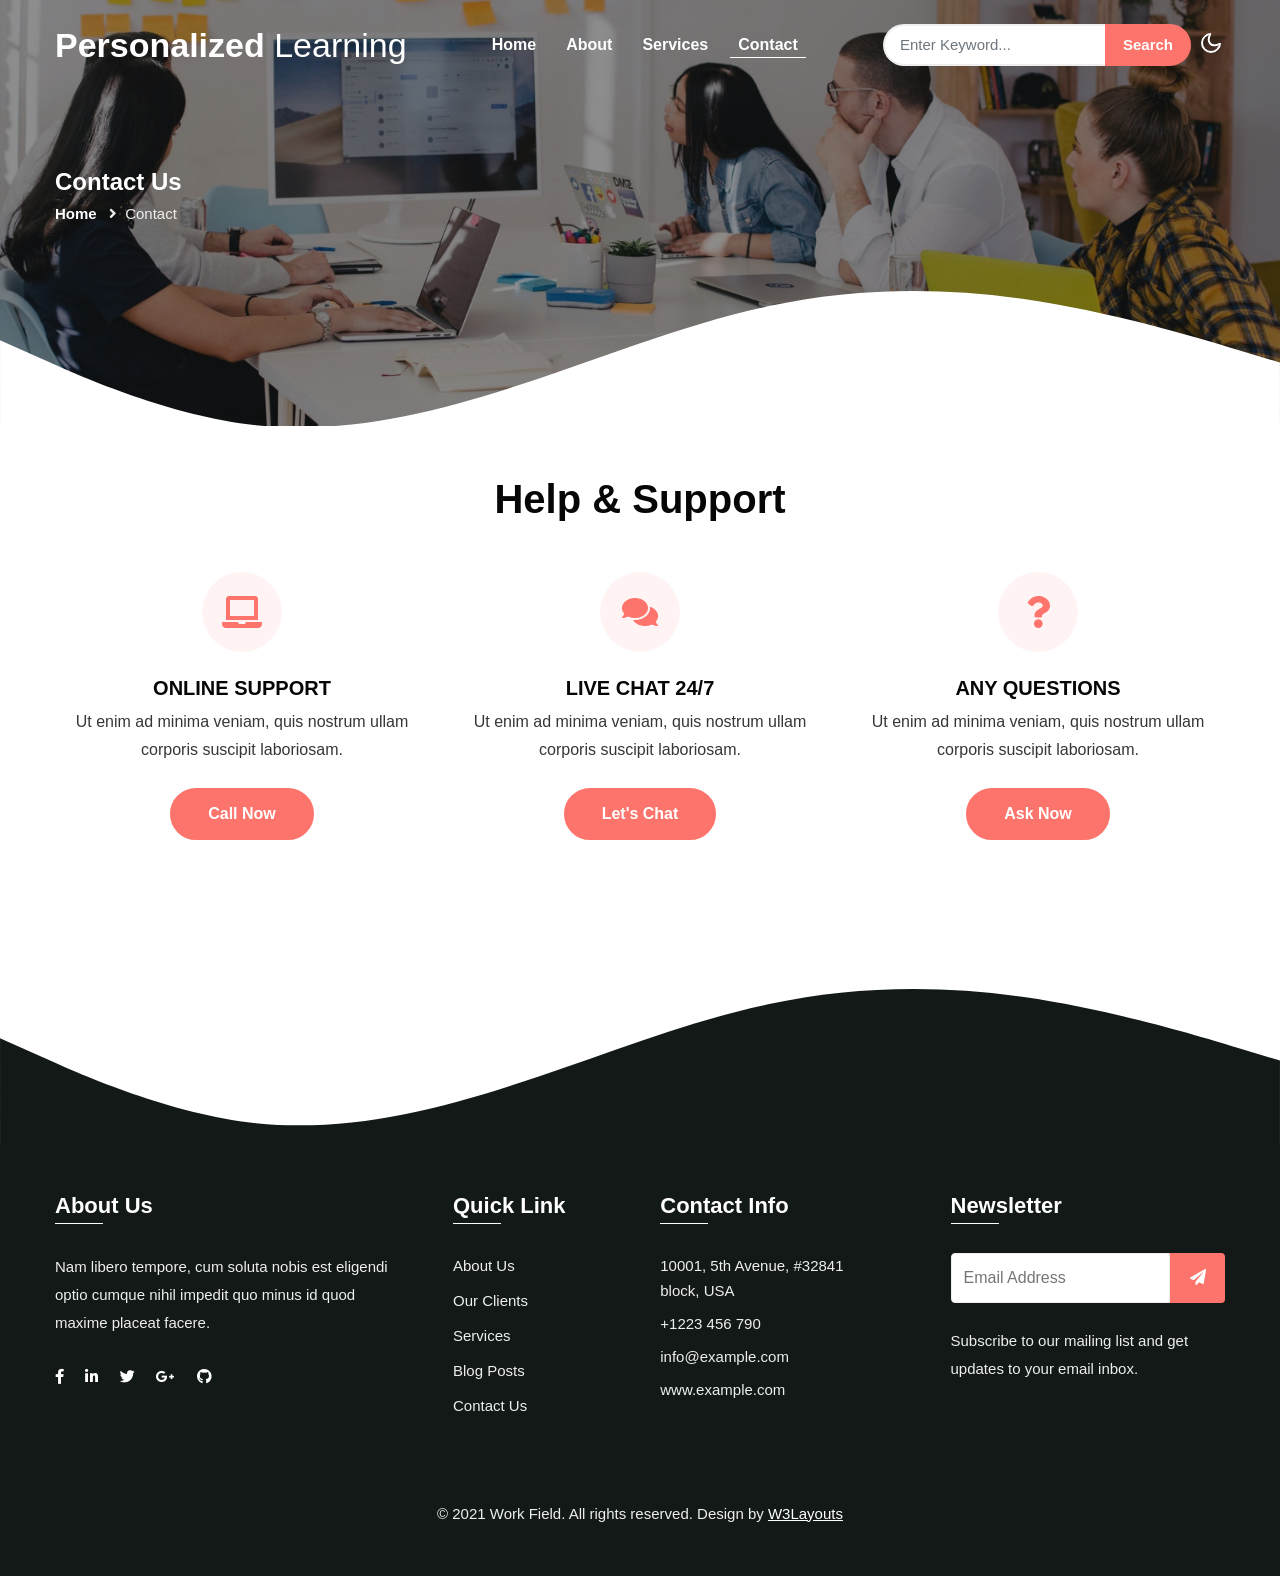
<file: contact.html>
<!doctype html>
<html lang="en">

<head>
    <!-- Required meta tags -->
    <meta charset="utf-8">
    <meta name="viewport" content="width=device-width, initial-scale=1">
    <title>Personalized Learning </title>
    <!-- Template CSS Style link -->
    <link rel="stylesheet" href="assets/css/style-starter.css">
</head>

<body>
    <!-- header -->
    <header id="site-header" class="fixed-top">
        <div class="container">
            <nav class="navbar navbar-expand-lg navbar-light">
                <a class="navbar-brand" href="index.html">
                    Personalized <span>Learning</span>
                </a>
                <button class="navbar-toggler collapsed" type="button" data-bs-toggle="collapse"
                    data-bs-target="#navbarScroll" aria-controls="navbarScroll" aria-expanded="false"
                    aria-label="Toggle navigation">
                    <span class="navbar-toggler-icon fa icon-expand fa-bars"></span>
                    <span class="navbar-toggler-icon fa icon-close fa-times"></span>
                </button>
                <div class="collapse navbar-collapse" id="navbarScroll">
                    <ul class="navbar-nav mx-auto my-2 my-lg-0 navbar-nav-scroll">
                        <li class="nav-item">
                            <a class="nav-link" aria-current="page" href="index.html">Home</a>
                        </li>
                        <li class="nav-item">
                            <a class="nav-link" href="about.html">About</a>
                        </li>
                        <li class="nav-item">
                            <a class="nav-link" href="services.html">Services</a>
                        </li>
                        <li class="nav-item">
                            <a class="nav-link active" href="contact.html">Contact</a>
                        </li>
                    </ul>
                    <form action="#blog" method="GET" class="d-flex search-header">
                        <input class="form-control" type="search" placeholder="Enter Keyword..." aria-label="Search"
                            required>
                        <button class="btn btn-style" type="submit">Search</button>
                    </form>
                </div>
                <!-- toggle switch for light and dark theme -->
                <div class="cont-ser-position">
                    <nav class="navigation">
                        <div class="theme-switch-wrapper">
                            <label class="theme-switch" for="checkbox">
                                <input type="checkbox" id="checkbox">
                                <div class="mode-container">
                                    <i class="gg-sun"></i>
                                    <i class="gg-moon"></i>
                                </div>
                            </label>
                        </div>
                    </nav>
                </div>
                <!-- //toggle switch for light and dark theme -->
            </nav>
        </div>
    </header>
    <!-- //header -->

    <!-- inner banner -->
    <section class="inner-banner py-5">
        <div class="w3l-breadcrumb py-lg-5">
            <div class="container pt-4 pb-sm-4">
                <h4 class="inner-text-title font-weight-bold pt-sm-5 pt-4">Contact Us</h4>
                <ul class="breadcrumbs-custom-path">
                    <li><a href="index.html">Home</a></li>
                    <li class="active"><i class="fas fa-angle-right mx-2"></i>Contact</li>
                </ul>
            </div>
        </div>
        <div class="shape">
            <svg xmlns="http://www.w3.org/2000/svg" viewBox="0 0 1440 280">
                <path fill-opacity="1">
                    <animate attributeName="d" dur="20000ms" repeatCount="indefinite"
                        values="M0,160L48,181.3C96,203,192,245,288,261.3C384,277,480,267,576,234.7C672,203,768,149,864,117.3C960,85,1056,75,1152,90.7C1248,107,1344,149,1392,170.7L1440,192L1440,320L1392,320C1344,320,1248,320,1152,320C1056,320,960,320,864,320C768,320,672,320,576,320C480,320,384,320,288,320C192,320,96,320,48,320L0,320Z; M0,160L48,181.3C96,203,192,245,288,234.7C384,224,480,160,576,133.3C672,107,768,117,864,138.7C960,160,1056,192,1152,197.3C1248,203,1344,181,1392,170.7L1440,160L1440,320L1392,320C1344,320,1248,320,1152,320C1056,320,960,320,864,320C768,320,672,320,576,320C480,320,384,320,288,320C192,320,96,320,48,320L0,320Z;												 M0,64L48,74.7C96,85,192,107,288,133.3C384,160,480,192,576,170.7C672,149,768,75,864,80C960,85,1056,171,1152,181.3C1248,192,1344,128,1392,96L1440,64L1440,320L1392,320C1344,320,1248,320,1152,320C1056,320,960,320,864,320C768,320,672,320,576,320C480,320,384,320,288,320C192,320,96,320,48,320L0,320Z;
                                                 M0,160L48,181.3C96,203,192,245,288,261.3C384,277,480,267,576,234.7C672,203,768,149,864,117.3C960,85,1056,75,1152,90.7C1248,107,1344,149,1392,170.7L1440,192L1440,320L1392,320C1344,320,1248,320,1152,320C1056,320,960,320,864,320C768,320,672,320,576,320C480,320,384,320,288,320C192,320,96,320,48,320L0,320Z;" />

                </path>
            </svg>
        </div>
    </section>
    <!-- //inner banner -->

    
    <!-- support -->
    <div class="support pt-5 pb-2" id="support">
        <div class="container">
            <h3 class="title-style text-center mb-5">Help & Support</h3>
            <div class="row support-bottom text-center mb-5 justify-content-center">
                <div class="col-lg-4 col-sm-6 support-grid">
                    <span class="fa fa-laptop"></span>
                    <h5 class="text-uppercase mt-4 mb-2">Online Support</h5>
                    <p>Ut enim ad minima veniam, quis nostrum ullam corporis suscipit laboriosam.</p>
                    <a href="#call" class="btn btn-style mt-4">
                        Call Now
                    </a>
                </div>
                <div class="col-lg-4 col-sm-6 support-grid mt-sm-0 mt-5">
                    <span class="fa fa-comments"></span>
                    <h5 class="text-uppercase mt-4 mb-2">Live Chat 24/7</h5>
                    <p>Ut enim ad minima veniam, quis nostrum ullam corporis suscipit laboriosam.</p>
                    <a href="#chat" class="btn btn-style mt-4">
                        Let's Chat
                    </a>
                </div>
                <div class="col-lg-4 col-sm-6 support-grid mt-lg-0 mt-5">
                    <span class="fa fa-question"></span>
                    <h5 class="text-uppercase mt-4 mb-2">Any Questions</h5>
                    <p>Ut enim ad minima veniam, quis nostrum ullam corporis suscipit laboriosam.</p>
                    <a href="#ask" class="btn btn-style mt-4">
                        Ask Now
                    </a>
                </div>
            </div>
        </div>
    </div>
    <!-- support -->

    <!-- footer -->
    <footer class="w3l-footer">
        <div class="shape-footer">
            <svg xmlns="http://www.w3.org/2000/svg" viewBox="0 0 1440 280">
                <path fill-opacity="1">
                    <animate attributeName="d" dur="20000ms" repeatCount="indefinite"
                        values="M0,160L48,181.3C96,203,192,245,288,261.3C384,277,480,267,576,234.7C672,203,768,149,864,117.3C960,85,1056,75,1152,90.7C1248,107,1344,149,1392,170.7L1440,192L1440,320L1392,320C1344,320,1248,320,1152,320C1056,320,960,320,864,320C768,320,672,320,576,320C480,320,384,320,288,320C192,320,96,320,48,320L0,320Z; M0,160L48,181.3C96,203,192,245,288,234.7C384,224,480,160,576,133.3C672,107,768,117,864,138.7C960,160,1056,192,1152,197.3C1248,203,1344,181,1392,170.7L1440,160L1440,320L1392,320C1344,320,1248,320,1152,320C1056,320,960,320,864,320C768,320,672,320,576,320C480,320,384,320,288,320C192,320,96,320,48,320L0,320Z;												 M0,64L48,74.7C96,85,192,107,288,133.3C384,160,480,192,576,170.7C672,149,768,75,864,80C960,85,1056,171,1152,181.3C1248,192,1344,128,1392,96L1440,64L1440,320L1392,320C1344,320,1248,320,1152,320C1056,320,960,320,864,320C768,320,672,320,576,320C480,320,384,320,288,320C192,320,96,320,48,320L0,320Z;
                                             M0,160L48,181.3C96,203,192,245,288,261.3C384,277,480,267,576,234.7C672,203,768,149,864,117.3C960,85,1056,75,1152,90.7C1248,107,1344,149,1392,170.7L1440,192L1440,320L1392,320C1344,320,1248,320,1152,320C1056,320,960,320,864,320C768,320,672,320,576,320C480,320,384,320,288,320C192,320,96,320,48,320L0,320Z;" />

                </path>
            </svg>
        </div>
        <div class="w3l-footer-16 py-5">
            <div class="container">
                <div class="row footer-p">
                    <div class="col-lg-4 pe-lg-5">
                        <h3>About Us</h3>
                        <p class="mt-3">Nam libero tempore, cum soluta nobis est eligendi optio cumque nihil impedit quo
                            minus id quod maxime placeat facere.</p>
                        <div class="columns-2 mt-4 pt-1">
                            <ul class="social">
                                <li><a href="#facebook"><i class="fab fa-facebook-f"></i></a>
                                </li>
                                <li><a href="#linkedin"><i class="fab fa-linkedin-in"></i></a>
                                </li>
                                <li><a href="#twitter"><i class="fab fa-twitter"></i></a>
                                </li>
                                <li><a href="#google"><i class="fab fa-google-plus-g"></i></a>
                                </li>
                                <li><a href="#github"><i class="fab fa-github"></i></a>
                                </li>
                            </ul>
                        </div>
                    </div>
                    <div class="col-lg-5 mt-lg-0 mt-5">
                        <div class="row">
                            <div class="col-xl-5 col-6 column">
                                <h3>Quick Link</h3>
                                <ul class="footer-gd-16">
                                    <li><a href="about.html">About Us</a></li>
                                    <li><a href="#clients">Our Clients</a></li>
                                    <li><a href="services.html">Services</a></li>
                                    <li><a href="#blog">Blog Posts</a></li>
                                    <li><a href="contact.html">Contact Us</a></li>
                                </ul>
                            </div>
                            <div class="col-6 column">
                                <h3>Contact Info</h3>
                                <ul class="footer-contact-list">
                                    <li class="">10001, 5th Avenue,
                                        #32841 block, USA</li>
                                    <li class="mt-2"><a href="tel:+12 23456790">+1223 456 790</a></li>
                                    <li class="mt-2"><a href="mailto:info@example.com">info@example.com</a></li>
                                    <li class="mt-2"><a href="mailto:info@example.com">www.example.com</a></li>
                                </ul>
                            </div>
                        </div>
                    </div>
                    <div class="col-lg-3 col-md-7 col-sm-8 column mt-lg-0 mt-4 pl-xl-0">
                        <h3>Newsletter </h3>
                        <div class="end-column">
                            <form action="#" class="subscribe" method="post">
                                <input type="email" name="email" placeholder="Email Address" required="">
                                <button><span class="fa fa-paper-plane" aria-hidden="true"></span></button>
                            </form>
                            <p class="mt-4">Subscribe to our mailing list and get updates to your email inbox.</p>
                        </div>
                    </div>
                </div>
                <div class="below-section text-center pt-lg-4 mt-5">
                    <p class="copy-text">&copy; 2021 Work Field. All rights reserved. Design by <a
                            href="https://w3layouts.com/" target="_blank"> W3Layouts</a>
                    </p>
                </div>
            </div>
        </div>
    </footer>
    <!-- //footer -->

    <!-- Js scripts -->
    <!-- move top -->
    <button onclick="topFunction()" id="movetop" title="Go to top">
        <span class="fas fa-level-up-alt" aria-hidden="true"></span>
    </button>
    <script>
        // When the user scrolls down 20px from the top of the document, show the button
        window.onscroll = function () {
            scrollFunction()
        };

        function scrollFunction() {
            if (document.body.scrollTop > 20 || document.documentElement.scrollTop > 20) {
                document.getElementById("movetop").style.display = "block";
            } else {
                document.getElementById("movetop").style.display = "none";
            }
        }

        // When the user clicks on the button, scroll to the top of the document
        function topFunction() {
            document.body.scrollTop = 0;
            document.documentElement.scrollTop = 0;
        }
    </script>
    <!-- //move top -->

    <!-- common jquery plugin -->
    <script src="assets/js/jquery-3.3.1.min.js"></script>
    <!-- //common jquery plugin -->

    <!-- theme switch js (light and dark)-->
    <script src="assets/js/theme-change.js"></script>
    <!-- //theme switch js (light and dark)-->

    <!-- MENU-JS -->
    <script>
        $(window).on("scroll", function () {
            var scroll = $(window).scrollTop();

            if (scroll >= 80) {
                $("#site-header").addClass("nav-fixed");
            } else {
                $("#site-header").removeClass("nav-fixed");
            }
        });

        //Main navigation Active Class Add Remove
        $(".navbar-toggler").on("click", function () {
            $("header").toggleClass("active");
        });
        $(document).on("ready", function () {
            if ($(window).width() > 991) {
                $("header").removeClass("active");
            }
            $(window).on("resize", function () {
                if ($(window).width() > 991) {
                    $("header").removeClass("active");
                }
            });
        });
    </script>
    <!-- //MENU-JS -->

    <!-- disable body scroll which navbar is in active -->
    <script>
        $(function () {
            $('.navbar-toggler').click(function () {
                $('body').toggleClass('noscroll');
            })
        });
    </script>
    <!-- //disable body scroll which navbar is in active -->

    <!-- bootstrap -->
    <script src="assets/js/bootstrap.min.js"></script>
    <!-- //bootstrap -->
    <!-- //Js scripts -->
</body>

</html>
</file>
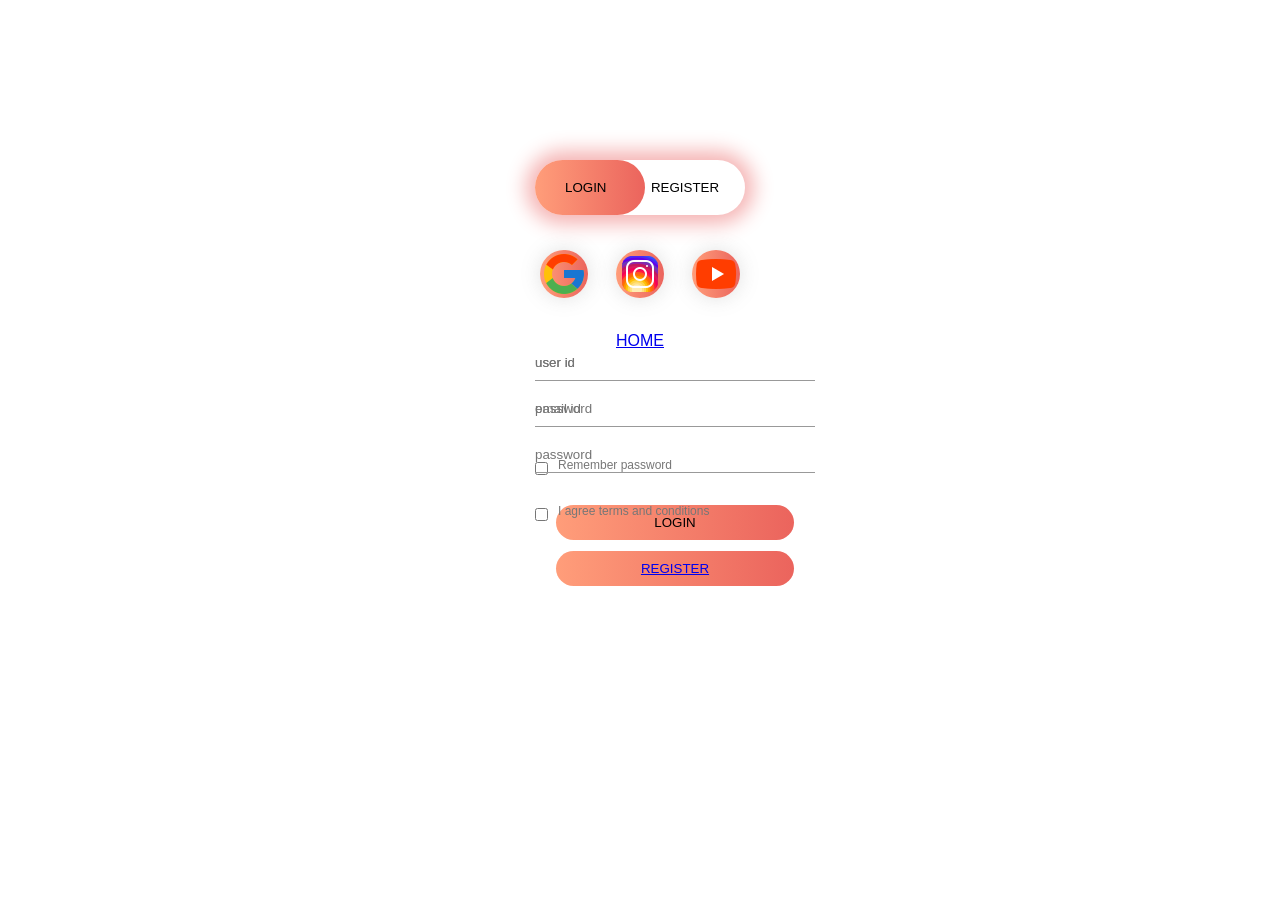
<file: login.html>
<!DOCTYPE html>
<html lang="en">
<head>
    <meta charset="UTF-8">
    <meta name="viewport" content="width=device-width, initial-scale=1.0">
    <title>mini project</title>
    <link rel="icon" href="img/logo.png">
    <link rel="stylesheet" href="login.css">
</head>
<body>
   <div class="main">
    <div class="form-box">
        <div class="button-box">
            <div id="btn"></div>
            <button type="button" class="toggle-btn" onclick="login()">LOGIN</button>
            <button type="button" class="toggle-btn" onclick="register()">REGISTER</button>
        </div>
    
    <center>
    <div class="icons">
        <img src="assets/images/google.png" alt="">
        <img src="assets/images/insta.png" alt="">
        <img src="assets/images/youtube.png" alt="">
        
        
       
    </div>
    <a href="MINI.html">HOME</a>
    </center>
    <form id="login" class="input-group">
        <input type="text" class="input-field" placeholder="user id" required>
        <input type="password" class="input-field" placeholder="password" required>
        <input type="checkbox" class="check-box"><span>Remember password</span>
        <button type="submit" class="submit-btn">LOGIN</button>
    </form>
    <form id="register" class="input-group">
        <input type="text" class="input-field" placeholder="user id" required>
        <input type="email" class="input-field" placeholder="email id" required>
        <input type="password" class="input-field" placeholder="password" required>
        <input type="checkbox" class="check-box"><span>I agree terms and conditions</span>
        <button type="submit" class="submit-btn"><a href="registered.html">REGISTER</a></button>
        
        </form>
        
       
       
   </div>
   
</div>
<script>
    var x = document.getElementById("login");
    var y = document.getElementById("register");
    var z = document.getElementById("btn");

    function register(){
        x.style.left = "-400px";
        y.style.left = "50px";
        z.style.left = "100px";

    }
    function login(){
        x.style.left = "50px";
        y.style.left = "450px";
        z.style.left = "0";

    }
</script>
</body>
</html>
</file>
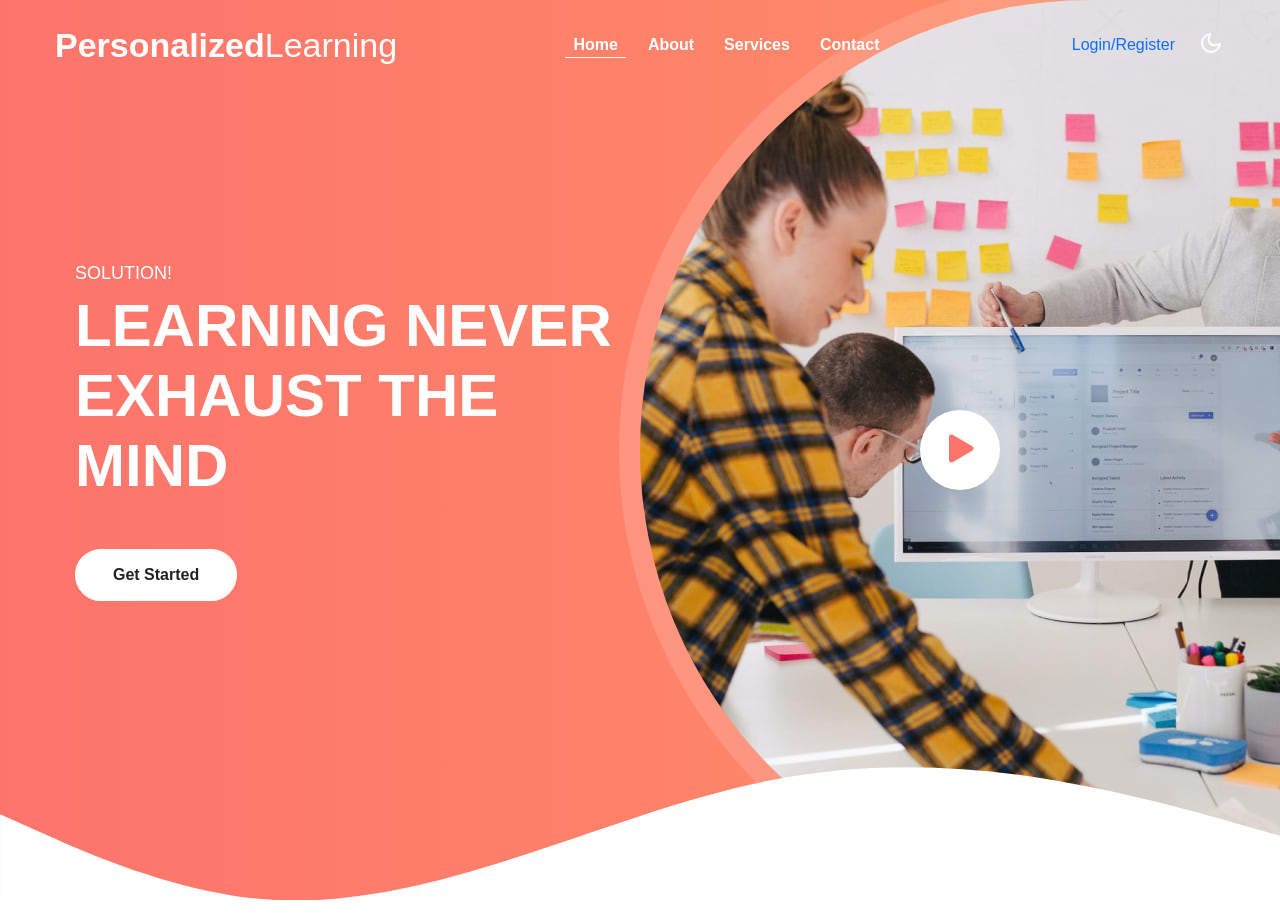
<file: MINI.html>
<!doctype html>
<html lang="en">

<head>
    <!-- Required meta tags -->
    <meta charset="utf-8">
    <meta name="viewport" content="width=device-width, initial-scale=1">
    <title>MINI PROJECT</title>
    <!-- Template CSS Style link -->
    <link rel="stylesheet" href="assets/css/style-starter.css">
</head>

<body>
    <!-- header -->
    <header id="site-header" class="fixed-top">
        <div class="container">
            <nav class="navbar navbar-expand-lg navbar-light">
                <a class="navbar-brand" href="index.html">
                   Personalized<span>Learning</span>
                </a>
                <button class="navbar-toggler collapsed" type="button" data-bs-toggle="collapse"
                    data-bs-target="#navbarScroll" aria-controls="navbarScroll" aria-expanded="false"
                    aria-label="Toggle navigation">
                    <span class="navbar-toggler-icon fa icon-expand fa-bars"></span>
                    <span class="navbar-toggler-icon fa icon-close fa-times"></span>
                </button>
                <div class="collapse navbar-collapse" id="navbarScroll">
                    <ul class="navbar-nav mx-auto my-2 my-lg-0 navbar-nav-scroll">
                        <li class="nav-item">
                            <a class="nav-link active" aria-current="page" href="index.html">Home</a>
                        </li>
                        
                        <li class="nav-item">
                            <a class="nav-link" href="about.html">About</a>
                        </li>
                        <li class="nav-item">
                            <a class="nav-link" href="services.html">Services</a>
                        </li>
                        <li class="nav-item">
                            <a class="nav-link" href="contact.html">Contact</a>
                        </li>
                    </ul>
                    <li class="nav-item">
                        <a class="nav-link" href="login.html">Login/Register</a>
                    </li>
                    <!-- <form action="#blog" method="GET" class="d-flex search-header">
                        <input class="form-control" type="search" placeholder="Enter Keyword..." aria-label="Search"
                            required>
                        <button class="btn btn-style" type="submit">Search</button>
                    </form> -->
                </div>
                <!-- toggle switch for light and dark theme -->
                <div class="cont-ser-position">
                    <nav class="navigation">
                        <div class="theme-switch-wrapper">
                            <label class="theme-switch" for="checkbox">
                                <input type="checkbox" id="checkbox">
                                <div class="mode-container">
                                    <i class="gg-sun"></i>
                                    <i class="gg-moon"></i>
                                </div>
                            </label>
                        </div>
                    </nav>
                </div>
                <!-- //toggle switch for light and dark theme -->
            </nav>
        </div>
    </header>
    <!-- //header -->

    <!-- hero slider Start -->
    <div class="banner-wrap">
        <div class="row m-0">
            <div class="col-md-6 banner-left pt-md-0 pt-5 pb-md-0 pb-sm-4">
                <div class="container pt-md-0 pt-5">
                    <div class="banner-info ps-xxl-5 ps-xl-0 ps-5 ms-lg-5 py-md-0 py-5">
                        <p class="mb-1"> Solution!</p>
                        <h3>LEARNING NEVER EXHAUST THE MIND </h3>
                        <a class="btn btn-style btn-style-2 mt-sm-5 mt-4" href="about.html">Get Started</a>
                    </div>
                </div>
            </div>
            <div class="col-md-6 banner-right">
                <div class="text-center py-5">
                    <a href="#small-dialog" class="popup-with-zoom-anim play-view text-center">
                        <span class="video-play-icon">
                            <span class="fa fa-play"></span>
                        </span>
                    </a>
                    <!-- dialog itself, mfp-hide class is required to make dialog hidden -->
                    <div id="small-dialog" class="zoom-anim-dialog mfp-hide">
                        <iframe src="https://player.vimeo.com/video/119641053?h=6ddc880e8a" frameborder="0"
                            allow="autoplay; fullscreen" allowfullscreen></iframe>
                    </div>
                    <!--//video-->
                </div>
            </div>
        </div>
    </div>
    <div class="shape">
        <svg xmlns="http://www.w3.org/2000/svg" viewBox="0 0 1440 280">
            <path fill-opacity="1">
                <animate attributeName="d" dur="20000ms" repeatCount="indefinite"
                    values="M0,160L48,181.3C96,203,192,245,288,261.3C384,277,480,267,576,234.7C672,203,768,149,864,117.3C960,85,1056,75,1152,90.7C1248,107,1344,149,1392,170.7L1440,192L1440,320L1392,320C1344,320,1248,320,1152,320C1056,320,960,320,864,320C768,320,672,320,576,320C480,320,384,320,288,320C192,320,96,320,48,320L0,320Z; M0,160L48,181.3C96,203,192,245,288,234.7C384,224,480,160,576,133.3C672,107,768,117,864,138.7C960,160,1056,192,1152,197.3C1248,203,1344,181,1392,170.7L1440,160L1440,320L1392,320C1344,320,1248,320,1152,320C1056,320,960,320,864,320C768,320,672,320,576,320C480,320,384,320,288,320C192,320,96,320,48,320L0,320Z;												 M0,64L48,74.7C96,85,192,107,288,133.3C384,160,480,192,576,170.7C672,149,768,75,864,80C960,85,1056,171,1152,181.3C1248,192,1344,128,1392,96L1440,64L1440,320L1392,320C1344,320,1248,320,1152,320C1056,320,960,320,864,320C768,320,672,320,576,320C480,320,384,320,288,320C192,320,96,320,48,320L0,320Z;
                                             M0,160L48,181.3C96,203,192,245,288,261.3C384,277,480,267,576,234.7C672,203,768,149,864,117.3C960,85,1056,75,1152,90.7C1248,107,1344,149,1392,170.7L1440,192L1440,320L1392,320C1344,320,1248,320,1152,320C1056,320,960,320,864,320C768,320,672,320,576,320C480,320,384,320,288,320C192,320,96,320,48,320L0,320Z;" />

            </path>
        </svg>
    </div>
</div>
<!-- hero slider end -->
</file>
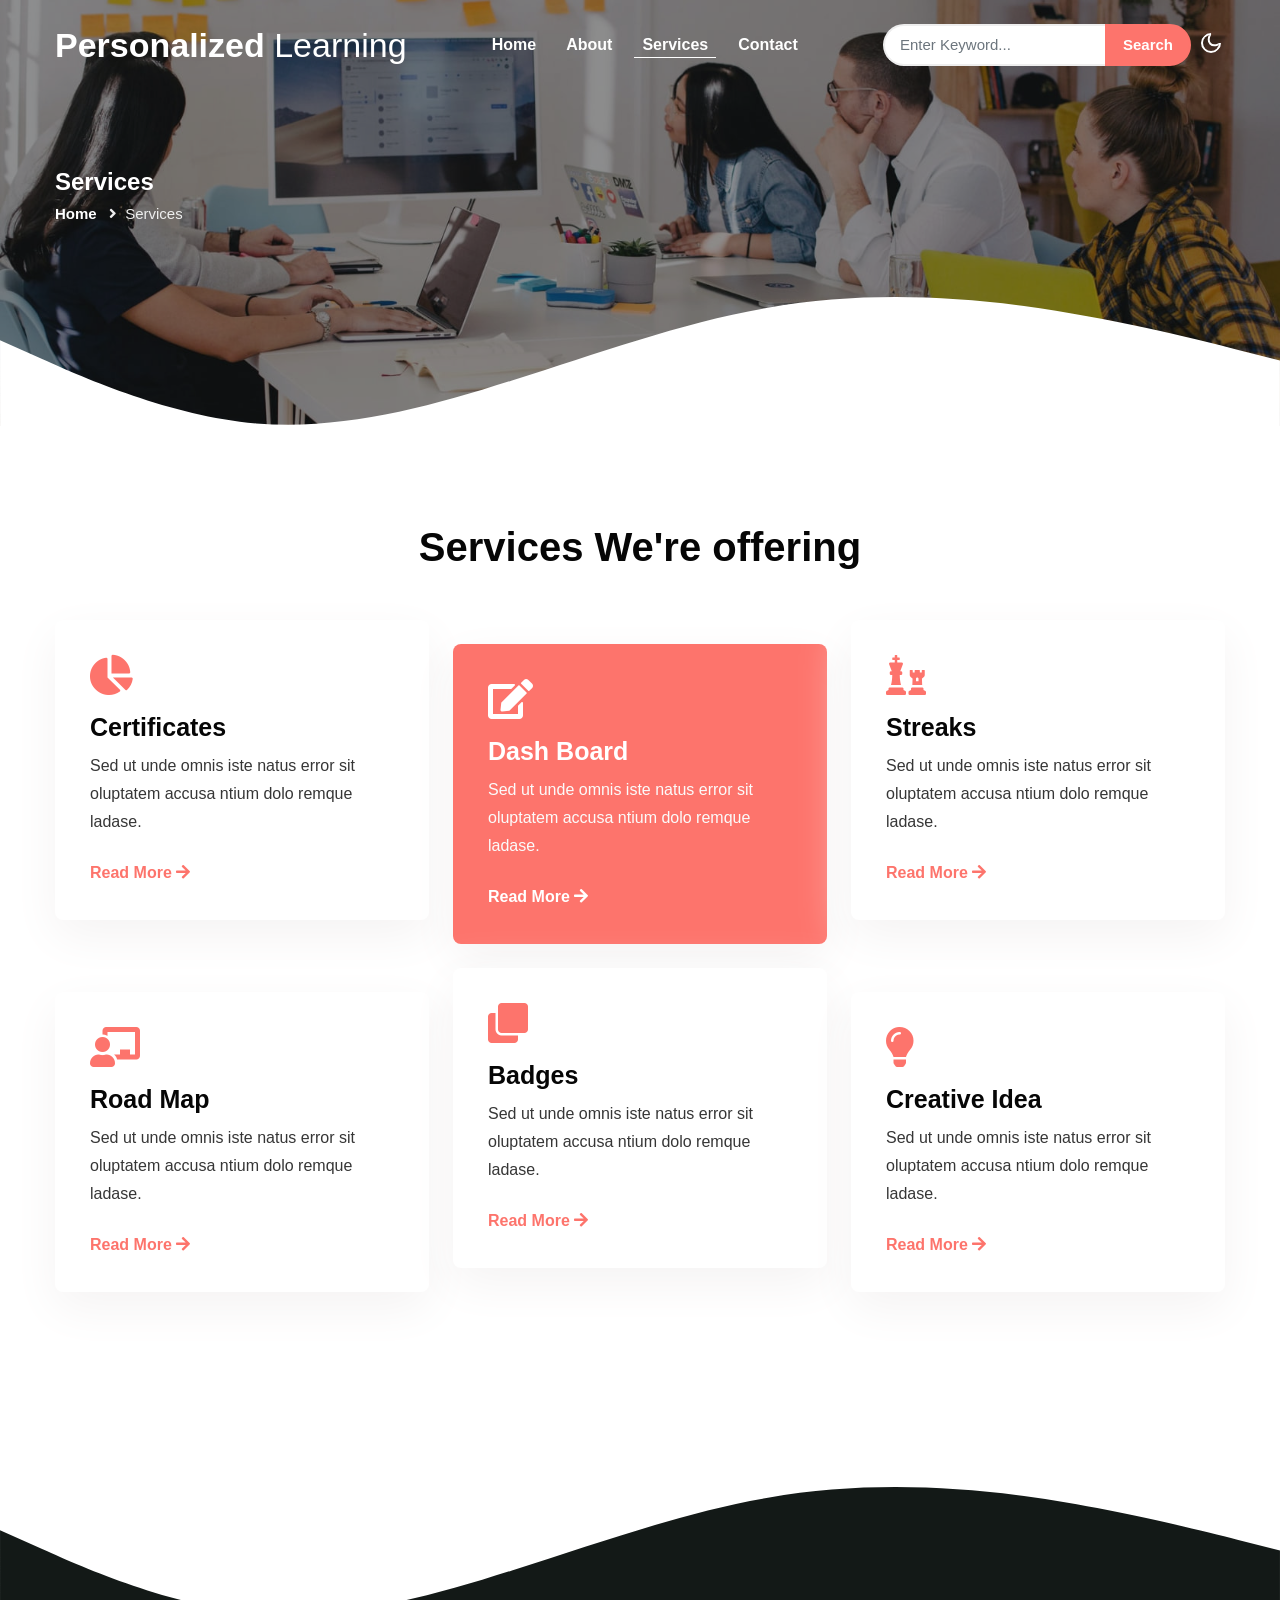
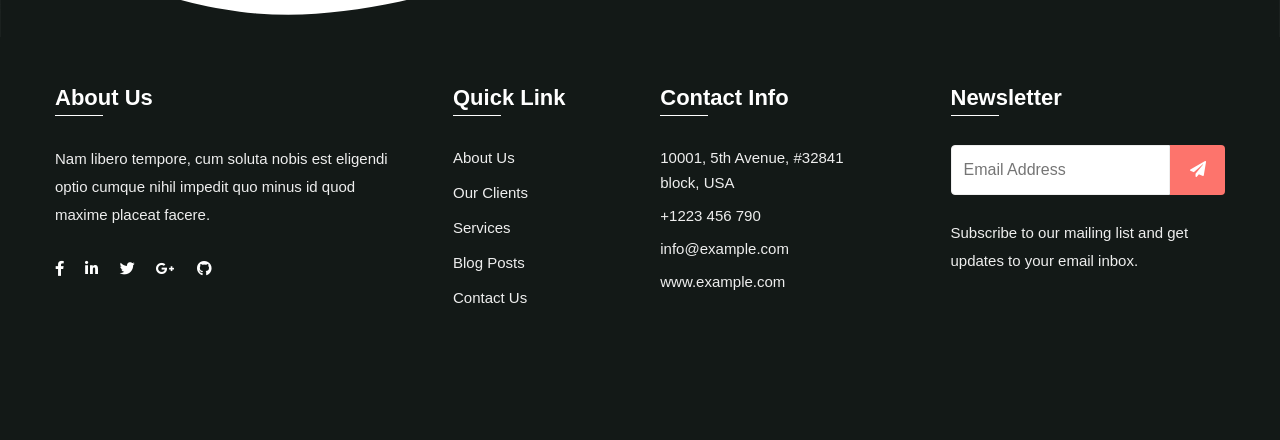
<file: services.html>
<!doctype html>
<html lang="en">

<head>
    <!-- Required meta tags -->
    <meta charset="utf-8">
    <meta name="viewport" content="width=device-width, initial-scale=1">
    <title>PERSONALIZED LEARNING</title>
    <!-- Template CSS Style link -->
    <link rel="stylesheet" href="assets/css/style-starter.css">
</head>

<body>
    <!-- header -->
    <header id="site-header" class="fixed-top">
        <div class="container">
            <nav class="navbar navbar-expand-lg navbar-light">
                <a class="navbar-brand" href="index.html">
                    Personalized <span>Learning</span>
                </a>
                <button class="navbar-toggler collapsed" type="button" data-bs-toggle="collapse"
                    data-bs-target="#navbarScroll" aria-controls="navbarScroll" aria-expanded="false"
                    aria-label="Toggle navigation">
                    <span class="navbar-toggler-icon fa icon-expand fa-bars"></span>
                    <span class="navbar-toggler-icon fa icon-close fa-times"></span>
                </button>
                <div class="collapse navbar-collapse" id="navbarScroll">
                    <ul class="navbar-nav mx-auto my-2 my-lg-0 navbar-nav-scroll">
                        <li class="nav-item">
                            <a class="nav-link" aria-current="page" href="index.html">Home</a>
                        </li>
                        <li class="nav-item">
                            <a class="nav-link" href="about.html">About</a>
                        </li>
                        <li class="nav-item">
                            <a class="nav-link active" href="services.html">Services</a>
                        </li>
                        <li class="nav-item">
                            <a class="nav-link" href="contact.html">Contact</a>
                        </li>
                    </ul>
                    <form action="#blog" method="GET" class="d-flex search-header">
                        <input class="form-control" type="search" placeholder="Enter Keyword..." aria-label="Search"
                            required>
                        <button class="btn btn-style" type="submit">Search</button>
                    </form>
                </div>
                <!-- toggle switch for light and dark theme -->
                <div class="cont-ser-position">
                    <nav class="navigation">
                        <div class="theme-switch-wrapper">
                            <label class="theme-switch" for="checkbox">
                                <input type="checkbox" id="checkbox">
                                <div class="mode-container">
                                    <i class="gg-sun"></i>
                                    <i class="gg-moon"></i>
                                </div>
                            </label>
                        </div>
                    </nav>
                </div>
                <!-- //toggle switch for light and dark theme -->
            </nav>
        </div>
    </header>
    <!-- //header -->

    <!-- inner banner -->
    <section class="inner-banner py-5">
        <div class="w3l-breadcrumb py-lg-5">
            <div class="container pt-4 pb-sm-4">
                <h4 class="inner-text-title font-weight-bold pt-sm-5 pt-4">Services</h4>
                <ul class="breadcrumbs-custom-path">
                    <li><a href="index.html">Home</a></li>
                    <li class="active"><i class="fas fa-angle-right mx-2"></i>Services</li>
                </ul>
            </div>
        </div>
        <div class="shape">
            <svg xmlns="http://www.w3.org/2000/svg" viewBox="0 0 1440 280">
                <path fill-opacity="1">
                    <animate attributeName="d" dur="20000ms" repeatCount="indefinite"
                        values="M0,160L48,181.3C96,203,192,245,288,261.3C384,277,480,267,576,234.7C672,203,768,149,864,117.3C960,85,1056,75,1152,90.7C1248,107,1344,149,1392,170.7L1440,192L1440,320L1392,320C1344,320,1248,320,1152,320C1056,320,960,320,864,320C768,320,672,320,576,320C480,320,384,320,288,320C192,320,96,320,48,320L0,320Z; M0,160L48,181.3C96,203,192,245,288,234.7C384,224,480,160,576,133.3C672,107,768,117,864,138.7C960,160,1056,192,1152,197.3C1248,203,1344,181,1392,170.7L1440,160L1440,320L1392,320C1344,320,1248,320,1152,320C1056,320,960,320,864,320C768,320,672,320,576,320C480,320,384,320,288,320C192,320,96,320,48,320L0,320Z;												 M0,64L48,74.7C96,85,192,107,288,133.3C384,160,480,192,576,170.7C672,149,768,75,864,80C960,85,1056,171,1152,181.3C1248,192,1344,128,1392,96L1440,64L1440,320L1392,320C1344,320,1248,320,1152,320C1056,320,960,320,864,320C768,320,672,320,576,320C480,320,384,320,288,320C192,320,96,320,48,320L0,320Z;
                                                 M0,160L48,181.3C96,203,192,245,288,261.3C384,277,480,267,576,234.7C672,203,768,149,864,117.3C960,85,1056,75,1152,90.7C1248,107,1344,149,1392,170.7L1440,192L1440,320L1392,320C1344,320,1248,320,1152,320C1056,320,960,320,864,320C768,320,672,320,576,320C480,320,384,320,288,320C192,320,96,320,48,320L0,320Z;" />

                </path>
            </svg>
        </div>
    </section>
    <!-- //inner banner -->

    <!-- services block -->
    <section class="home-about-w3l pt-lg-5 pb-5" id="features">
        <div class="container py-md-5 py-4">
            <div class="title-heading-w3 text-center mx-auto mb-4" style="max-width:500px;">
                <h3 class="title-style">Services We're offering</h3>
            </div>
            <div class="row align-items-center">
                <div class="col-lg-4 col-sm-6">
                    <div class="grids-1">
                        <div class="icon-style">
                            <i class="fas fa-chart-pie"></i>
                        </div>
                        <h4 class="title-head mb-2"><a href="about.html">Certificates</a></h4>
                        <p>Sed ut unde omnis iste natus error sit oluptatem accusa ntium dolo remque
                            ladase.</p>
                        <a href="about.html" class="btn btn-style btn-style-primary mt-4">Read More<i
                                class="fas fa-arrow-right ms-1"></i></a>
                    </div>
                </div>
                <div class="col-lg-4 col-sm-6 mt-sm-5 mt-4">
                    <div class="grids-1 active">
                        <div class="icon-style">
                            <i class="fas fa-edit"></i>
                        </div>
                        <h4 class="title-head mb-2"><a href="about.html">Dash Board</a></h4>
                        <p>Sed ut unde omnis iste natus error sit oluptatem accusa ntium dolo remque
                            ladase.</p>
                        <a href="about.html" class="btn btn-style btn-style-primary mt-4">Read More<i
                                class="fas fa-arrow-right ms-1"></i></a>
                    </div>
                </div>
                <div class="col-lg-4 col-sm-6 mt-sm-0 mt-4">
                    <div class="grids-1">
                        <div class="icon-style">
                            <i class="fas fa-chess"></i>
                        </div>
                        <h4 class="title-head mb-2"><a href="about.html">Streaks</a></h4>
                        <p>Sed ut unde omnis iste natus error sit oluptatem accusa ntium dolo remque
                            ladase.</p>
                        <a href="about.html" class="btn btn-style btn-style-primary mt-4">Read More<i
                                class="fas fa-arrow-right ms-1"></i></a>
                    </div>
                </div>
                <div class="col-lg-4 col-sm-6 mt-sm-5 mt-4">
                    <div class="grids-1">
                        <div class="icon-style">
                            <i class="fas fa-chalkboard-teacher"></i>
                        </div>
                        <h4 class="title-head mb-2"><a href="about.html">Road Map</a></h4>
                        <p>Sed ut unde omnis iste natus error sit oluptatem accusa ntium dolo remque
                            ladase.</p>
                        <a href="about.html" class="btn btn-style btn-style-primary mt-4">Read More<i
                                class="fas fa-arrow-right ms-1"></i></a>
                    </div>
                </div>
                <div class="col-lg-4 col-sm-6">
                    <div class="grids-1">
                        <div class="icon-style">
                            <i class="fas fa-clone"></i>
                        </div>
                        <h4 class="title-head mb-2"><a href="about.html">Badges</a></h4>
                        <p>Sed ut unde omnis iste natus error sit oluptatem accusa ntium dolo remque
                            ladase.</p>
                        <a href="about.html" class="btn btn-style btn-style-primary mt-4">Read More<i
                                class="fas fa-arrow-right ms-1"></i></a>
                    </div>
                </div>
                <div class="col-lg-4 col-sm-6 mt-sm-5 mt-4">
                    <div class="grids-1">
                        <div class="icon-style">
                            <i class="fas fa-lightbulb"></i>
                        </div>
                        <h4 class="title-head mb-2"><a href="about.html">Creative Idea</a></h4>
                        <p>Sed ut unde omnis iste natus error sit oluptatem accusa ntium dolo remque
                            ladase.</p>
                        <a href="about.html" class="btn btn-style btn-style-primary mt-4">Read More<i
                                class="fas fa-arrow-right ms-1"></i></a>
                    </div>
                </div>
            </div>
        </div>
    </section>
    <!-- services block -->

    <!-- footer -->
    <footer class="w3l-footer">
        <div class="shape-footer">
            <svg xmlns="http://www.w3.org/2000/svg" viewBox="0 0 1440 280">
                <path fill-opacity="1">
                    <animate attributeName="d" dur="20000ms" repeatCount="indefinite"
                        values="M0,160L48,181.3C96,203,192,245,288,261.3C384,277,480,267,576,234.7C672,203,768,149,864,117.3C960,85,1056,75,1152,90.7C1248,107,1344,149,1392,170.7L1440,192L1440,320L1392,320C1344,320,1248,320,1152,320C1056,320,960,320,864,320C768,320,672,320,576,320C480,320,384,320,288,320C192,320,96,320,48,320L0,320Z; M0,160L48,181.3C96,203,192,245,288,234.7C384,224,480,160,576,133.3C672,107,768,117,864,138.7C960,160,1056,192,1152,197.3C1248,203,1344,181,1392,170.7L1440,160L1440,320L1392,320C1344,320,1248,320,1152,320C1056,320,960,320,864,320C768,320,672,320,576,320C480,320,384,320,288,320C192,320,96,320,48,320L0,320Z;												 M0,64L48,74.7C96,85,192,107,288,133.3C384,160,480,192,576,170.7C672,149,768,75,864,80C960,85,1056,171,1152,181.3C1248,192,1344,128,1392,96L1440,64L1440,320L1392,320C1344,320,1248,320,1152,320C1056,320,960,320,864,320C768,320,672,320,576,320C480,320,384,320,288,320C192,320,96,320,48,320L0,320Z;
                                             M0,160L48,181.3C96,203,192,245,288,261.3C384,277,480,267,576,234.7C672,203,768,149,864,117.3C960,85,1056,75,1152,90.7C1248,107,1344,149,1392,170.7L1440,192L1440,320L1392,320C1344,320,1248,320,1152,320C1056,320,960,320,864,320C768,320,672,320,576,320C480,320,384,320,288,320C192,320,96,320,48,320L0,320Z;" />

                </path>
            </svg>
        </div>
        <div class="w3l-footer-16 py-5">
            <div class="container">
                <div class="row footer-p">
                    <div class="col-lg-4 pe-lg-5">
                        <h3>About Us</h3>
                        <p class="mt-3">Nam libero tempore, cum soluta nobis est eligendi optio cumque nihil impedit quo
                            minus id quod maxime placeat facere.</p>
                        <div class="columns-2 mt-4 pt-1">
                            <ul class="social">
                                <li><a href="#facebook"><i class="fab fa-facebook-f"></i></a>
                                </li>
                                <li><a href="#linkedin"><i class="fab fa-linkedin-in"></i></a>
                                </li>
                                <li><a href="#twitter"><i class="fab fa-twitter"></i></a>
                                </li>
                                <li><a href="#google"><i class="fab fa-google-plus-g"></i></a>
                                </li>
                                <li><a href="#github"><i class="fab fa-github"></i></a>
                                </li>
                            </ul>
                        </div>
                    </div>
                    <div class="col-lg-5 mt-lg-0 mt-5">
                        <div class="row">
                            <div class="col-xl-5 col-6 column">
                                <h3>Quick Link</h3>
                                <ul class="footer-gd-16">
                                    <li><a href="about.html">About Us</a></li>
                                    <li><a href="#clients">Our Clients</a></li>
                                    <li><a href="services.html">Services</a></li>
                                    <li><a href="#blog">Blog Posts</a></li>
                                    <li><a href="contact.html">Contact Us</a></li>
                                </ul>
                            </div>
                            <div class="col-6 column">
                                <h3>Contact Info</h3>
                                <ul class="footer-contact-list">
                                    <li class="">10001, 5th Avenue,
                                        #32841 block, USA</li>
                                    <li class="mt-2"><a href="tel:+12 23456790">+1223 456 790</a></li>
                                    <li class="mt-2"><a href="mailto:info@example.com">info@example.com</a></li>
                                    <li class="mt-2"><a href="mailto:info@example.com">www.example.com</a></li>
                                </ul>
                            </div>
                        </div>
                    </div>
                    <div class="col-lg-3 col-md-7 col-sm-8 column mt-lg-0 mt-4 pl-xl-0">
                        <h3>Newsletter </h3>
                        <div class="end-column">
                            <form action="#" class="subscribe" method="post">
                                <input type="email" name="email" placeholder="Email Address" required="">
                                <button><span class="fa fa-paper-plane" aria-hidden="true"></span></button>
                            </form>
                            <p class="mt-4">Subscribe to our mailing list and get updates to your email inbox.</p>
                        </div>
                    </div>
                </div>
                <div class="below-section text-center pt-lg-4 mt-5">
    
                </div>
            </div>
        </div>
    </footer>
    <!-- //footer -->

    <!-- Js scripts -->
    <!-- move top -->
    <button onclick="topFunction()" id="movetop" title="Go to top">
        <span class="fas fa-level-up-alt" aria-hidden="true"></span>
    </button>
    <script>
        // When the user scrolls down 20px from the top of the document, show the button
        window.onscroll = function () {
            scrollFunction()
        };

        function scrollFunction() {
            if (document.body.scrollTop > 20 || document.documentElement.scrollTop > 20) {
                document.getElementById("movetop").style.display = "block";
            } else {
                document.getElementById("movetop").style.display = "none";
            }
        }

        // When the user clicks on the button, scroll to the top of the document
        function topFunction() {
            document.body.scrollTop = 0;
            document.documentElement.scrollTop = 0;
        }
    </script>
    <!-- //move top -->

    <!-- common jquery plugin -->
    <script src="assets/js/jquery-3.3.1.min.js"></script>
    <!-- //common jquery plugin -->

    <!-- theme switch js (light and dark)-->
    <script src="assets/js/theme-change.js"></script>
    <!-- //theme switch js (light and dark)-->

    <!-- MENU-JS -->
    <script>
        $(window).on("scroll", function () {
            var scroll = $(window).scrollTop();

            if (scroll >= 80) {
                $("#site-header").addClass("nav-fixed");
            } else {
                $("#site-header").removeClass("nav-fixed");
            }
        });

        //Main navigation Active Class Add Remove
        $(".navbar-toggler").on("click", function () {
            $("header").toggleClass("active");
        });
        $(document).on("ready", function () {
            if ($(window).width() > 991) {
                $("header").removeClass("active");
            }
            $(window).on("resize", function () {
                if ($(window).width() > 991) {
                    $("header").removeClass("active");
                }
            });
        });
    </script>
    <!-- //MENU-JS -->

    <!-- disable body scroll which navbar is in active -->
    <script>
        $(function () {
            $('.navbar-toggler').click(function () {
                $('body').toggleClass('noscroll');
            })
        });
    </script>
    <!-- //disable body scroll which navbar is in active -->

    <!-- bootstrap -->
    <script src="assets/js/bootstrap.min.js"></script>
    <!-- //bootstrap -->
    <!-- //Js scripts -->
</body>

</html>
</file>
<file: login.css>
*{
    margin: 0;
    padding: 0;
    font-family: sans-serif;
}
.main{
    /* background-image: url(./img/bg.jpg); */
    height: 100%;
    width: 100%;
    background-position: center;
    background-size: cover;
    position: absolute;
}
.form-box{
    width: 380px;
    height: 480px;
    position: relative;
    margin: 6% auto;
    margin-top: 120px;
    background: white;
    padding: 5px;
}
.h{
    text-align: center;
}

.button-box{
    width: 200px;
    padding-left: 10px;
    margin: 35px auto;
    position: relative;
    box-shadow: 0 0 20px 9px rgb(245, 179, 179);
    border-radius: 30px;
}
.toggle-btn{
    padding: 20px;
    cursor: pointer;
    background: transparent;
    border: 0;
    outline: none;
    position: relative;
}
#btn{
    top: 0;
    left: 0;
    position: absolute;
    width: 110px;
    height: 100%;
    background: linear-gradient(to right, rgba(255, 131, 86, 0.789) ,#eb645d);
    border-radius: 30px;
    transition: 5s;
}
.icons{
    margin: 30px auto;
    text-align: center;

}
.icons img{
    border-radius: ;
    background: linear-gradient(to right, rgba(255, 131, 86, 0.789) ,#eb645d);
    margin: 0 12px;
    box-shadow: 0 0 20px 0 #7f7f7f3d;
    cursor: pointer;
    border-radius: 50%;
}
.input-group{
    top: 180px;
    position: absolute;
    width: 280px;
    transform: .5s;
    margin: 40px;
}
.input-field{
    width: 100%;
    padding: 10px 0;
    margin: 5px 0;
    border-left: 0;
    border-top: 0;
    border-right: 0;
    border-bottom: 1px solid #999;
    outline: none;
    background: transparent;
}
.submit-btn{
    width: 85%;
    padding: 10px 30px;
    cursor: pointer;
    display: block;
    margin: auto;
    background: linear-gradient(to right, rgba(255, 131, 86, 0.789) ,#eb645d);
    border: 0;
    outline: none;
    border-radius: 30px;
}
.check-box{
    margin: 30px 10px 30px 0;
}
span{
    color: #777;
    font-size: 12px;
    bottom: 68px;
    position: absolute;
}

#login{
    left: 50px;
}

#register{
    left: 50px;
}

.home-text{
    padding-left: 600px;
    padding-top: 200px;
    padding-right: 400px;
    color: #fd746c;
}
.home-text2{
    padding-left: 550px;
    padding-right: 400px;
    font-style: italic;
    font-family: Cambria, Cochin, Georgia, Times, 'Times New Roman', serif;
}
.top{
    margin-left: 80%;
    padding: 20px;
    
}
.card-1{
    padding-left: 50%;
    margin-right: 100%;
    
}
.bg{
    background-image: url(https://img.freepik.com/premium-photo/abstract-background-images-wallpaper-ai-generated_643360-66110.jpg);
    height: 100%;
    width: 100%;
    background-position: center;
    background-size: cover;
    position: absolute;
}
</file>
<file: assets/css/style-starter.css>
@charset "UTF-8";

/*--
Author: W3layouts
Author URL: http://w3layouts.com
--*/
/*!
 * Bootstrap v5.0.1 (https://getbootstrap.com/)
 * Copyright 2011-2021 The Bootstrap Authors
 * Copyright 2011-2021 Twitter, Inc.
 * Licensed under MIT (https://github.com/twbs/bootstrap/blob/main/LICENSE)
 */
:root {
  --bs-blue: #0d6efd;
  --bs-indigo: #6610f2;
  --bs-purple: #6f42c1;
  --bs-pink: #d63384;
  --bs-red: #dc3545;
  --bs-orange: #fd7e14;
  --bs-yellow: #ffc107;
  --bs-green: #198754;
  --bs-teal: #20c997;
  --bs-cyan: #0dcaf0;
  --bs-white: #fff;
  --bs-gray: #6c757d;
  --bs-gray-dark: #343a40;
  --bs-primary: #0d6efd;
  --bs-secondary: #6c757d;
  --bs-success: #198754;
  --bs-info: #0dcaf0;
  --bs-warning: #ffc107;
  --bs-danger: #dc3545;
  --bs-light: #f8f9fa;
  --bs-dark: #212529;
  --bs-font-sans-serif: system-ui, -apple-system, "Segoe UI", Roboto, "Helvetica Neue", Arial, "Noto Sans", "Liberation Sans", sans-serif, "Apple Color Emoji", "Segoe UI Emoji", "Segoe UI Symbol", "Noto Color Emoji";
  --bs-font-monospace: SFMono-Regular, Menlo, Monaco, Consolas, "Liberation Mono", "Courier New", monospace;
  --bs-gradient: linear-gradient(180deg, rgba(255, 255, 255, 0.15), rgba(255, 255, 255, 0));
}

*,
*::before,
*::after {
  box-sizing: border-box;
}

@media (prefers-reduced-motion: no-preference) {
  :root {
    scroll-behavior: smooth;
  }
}

body {
  margin: 0;
  font-family: var(--bs-font-sans-serif);
  font-size: 1rem;
  font-weight: 400;
  line-height: 1.5;
  color: #212529;
  background-color: #fff;
  -webkit-text-size-adjust: 100%;
  -webkit-tap-highlight-color: rgba(0, 0, 0, 0);
}

hr {
  margin: 1rem 0;
  color: inherit;
  background-color: currentColor;
  border: 0;
  opacity: 0.25;
}

hr:not([size]) {
  height: 1px;
}

h6,
.h6,
h5,
.h5,
h4,
.h4,
h3,
.h3,
h2,
.h2,
h1,
.h1 {
  margin-top: 0;
  margin-bottom: 0.5rem;
  font-weight: 500;
  line-height: 1.2;
}

h1,
.h1 {
  font-size: calc(1.375rem + 1.5vw);
}

@media (min-width: 1200px) {

  h1,
  .h1 {
    font-size: 2.5rem;
  }
}

h2,
.h2 {
  font-size: calc(1.325rem + 0.9vw);
}

@media (min-width: 1200px) {

  h2,
  .h2 {
    font-size: 2rem;
  }
}

h3,
.h3 {
  font-size: calc(1.3rem + 0.6vw);
}

@media (min-width: 1200px) {

  h3,
  .h3 {
    font-size: 1.75rem;
  }
}

h4,
.h4 {
  font-size: calc(1.275rem + 0.3vw);
}

@media (min-width: 1200px) {

  h4,
  .h4 {
    font-size: 1.5rem;
  }
}

h5,
.h5 {
  font-size: 1.25rem;
}

h6,
.h6 {
  font-size: 1rem;
}

p {
  margin-top: 0;
  margin-bottom: 1rem;
}

abbr[title],
abbr[data-bs-original-title] {
  -webkit-text-decoration: underline dotted;
  text-decoration: underline dotted;
  cursor: help;
  -webkit-text-decoration-skip-ink: none;
  text-decoration-skip-ink: none;
}

address {
  margin-bottom: 1rem;
  font-style: normal;
  line-height: inherit;
}

ol,
ul {
  padding-left: 2rem;
}

ol,
ul,
dl {
  margin-top: 0;
  margin-bottom: 1rem;
}

ol ol,
ul ul,
ol ul,
ul ol {
  margin-bottom: 0;
}

dt {
  font-weight: 700;
}

dd {
  margin-bottom: 0.5rem;
  margin-left: 0;
}

blockquote {
  margin: 0 0 1rem;
}

b,
strong {
  font-weight: bolder;
}

small,
.small {
  font-size: 0.875em;
}

mark,
.mark {
  padding: 0.2em;
  background-color: #fcf8e3;
}

sub,
sup {
  position: relative;
  font-size: 0.75em;
  line-height: 0;
  vertical-align: baseline;
}

sub {
  bottom: -0.25em;
}

sup {
  top: -0.5em;
}

a {
  color: #0d6efd;
  text-decoration: underline;
}

a:hover {
  color: #0a58ca;
}

a:not([href]):not([class]),
a:not([href]):not([class]):hover {
  color: inherit;
  text-decoration: none;
}

pre,
code,
kbd,
samp {
  font-family: var(--bs-font-monospace);
  font-size: 1em;
  direction: ltr
    /* rtl:ignore */
  ;
  unicode-bidi: bidi-override;
}

pre {
  display: block;
  margin-top: 0;
  margin-bottom: 1rem;
  overflow: auto;
  font-size: 0.875em;
}

pre code {
  font-size: inherit;
  color: inherit;
  word-break: normal;
}

code {
  font-size: 0.875em;
  color: #d63384;
  word-wrap: break-word;
}

a>code {
  color: inherit;
}

kbd {
  padding: 0.2rem 0.4rem;
  font-size: 0.875em;
  color: #fff;
  background-color: #212529;
  border-radius: 0.2rem;
}

kbd kbd {
  padding: 0;
  font-size: 1em;
  font-weight: 700;
}

figure {
  margin: 0 0 1rem;
}

img,
svg {
  vertical-align: middle;
}

table {
  caption-side: bottom;
  border-collapse: collapse;
}

caption {
  padding-top: 0.5rem;
  padding-bottom: 0.5rem;
  color: #6c757d;
  text-align: left;
}

th {
  text-align: inherit;
  text-align: -webkit-match-parent;
}

thead,
tbody,
tfoot,
tr,
td,
th {
  border-color: inherit;
  border-style: solid;
  border-width: 0;
}

label {
  display: inline-block;
}

button {
  border-radius: 0;
}

button:focus:not(:focus-visible) {
  outline: 0;
}

input,
button,
select,
optgroup,
textarea {
  margin: 0;
  font-family: inherit;
  font-size: inherit;
  line-height: inherit;
}

button,
select {
  text-transform: none;
}

[role=button] {
  cursor: pointer;
}

select {
  word-wrap: normal;
}

select:disabled {
  opacity: 1;
}

[list]::-webkit-calendar-picker-indicator {
  display: none;
}

button,
[type=button],
[type=reset],
[type=submit] {
  -webkit-appearance: button;
}

button:not(:disabled),
[type=button]:not(:disabled),
[type=reset]:not(:disabled),
[type=submit]:not(:disabled) {
  cursor: pointer;
}

::-moz-focus-inner {
  padding: 0;
  border-style: none;
}

textarea {
  resize: vertical;
}

fieldset {
  min-width: 0;
  padding: 0;
  margin: 0;
  border: 0;
}

legend {
  float: left;
  width: 100%;
  padding: 0;
  margin-bottom: 0.5rem;
  font-size: calc(1.275rem + 0.3vw);
  line-height: inherit;
}

@media (min-width: 1200px) {
  legend {
    font-size: 1.5rem;
  }
}

legend+* {
  clear: left;
}

::-webkit-datetime-edit-fields-wrapper,
::-webkit-datetime-edit-text,
::-webkit-datetime-edit-minute,
::-webkit-datetime-edit-hour-field,
::-webkit-datetime-edit-day-field,
::-webkit-datetime-edit-month-field,
::-webkit-datetime-edit-year-field {
  padding: 0;
}

::-webkit-inner-spin-button {
  height: auto;
}

[type=search] {
  outline-offset: -2px;
  -webkit-appearance: textfield;
}

/* rtl:raw:
[type="tel"],
[type="url"],
[type="email"],
[type="number"] {
  direction: ltr;
}
*/
::-webkit-search-decoration {
  -webkit-appearance: none;
}

::-webkit-color-swatch-wrapper {
  padding: 0;
}

::file-selector-button {
  font: inherit;
}

::-webkit-file-upload-button {
  font: inherit;
  -webkit-appearance: button;
}

output {
  display: inline-block;
}

iframe {
  border: 0;
}

summary {
  display: list-item;
  cursor: pointer;
}

progress {
  vertical-align: baseline;
}

[hidden] {
  display: none !important;
}

.lead {
  font-size: 1.25rem;
  font-weight: 300;
}

.display-1 {
  font-size: calc(1.625rem + 4.5vw);
  font-weight: 300;
  line-height: 1.2;
}

@media (min-width: 1200px) {
  .display-1 {
    font-size: 5rem;
  }
}

.display-2 {
  font-size: calc(1.575rem + 3.9vw);
  font-weight: 300;
  line-height: 1.2;
}

@media (min-width: 1200px) {
  .display-2 {
    font-size: 4.5rem;
  }
}

.display-3 {
  font-size: calc(1.525rem + 3.3vw);
  font-weight: 300;
  line-height: 1.2;
}

@media (min-width: 1200px) {
  .display-3 {
    font-size: 4rem;
  }
}

.display-4 {
  font-size: calc(1.475rem + 2.7vw);
  font-weight: 300;
  line-height: 1.2;
}

@media (min-width: 1200px) {
  .display-4 {
    font-size: 3.5rem;
  }
}

.display-5 {
  font-size: calc(1.425rem + 2.1vw);
  font-weight: 300;
  line-height: 1.2;
}

@media (min-width: 1200px) {
  .display-5 {
    font-size: 3rem;
  }
}

.display-6 {
  font-size: calc(1.375rem + 1.5vw);
  font-weight: 300;
  line-height: 1.2;
}

@media (min-width: 1200px) {
  .display-6 {
    font-size: 2.5rem;
  }
}

.list-unstyled {
  padding-left: 0;
  list-style: none;
}

.list-inline {
  padding-left: 0;
  list-style: none;
}

.list-inline-item {
  display: inline-block;
}

.list-inline-item:not(:last-child) {
  margin-right: 0.5rem;
}

.initialism {
  font-size: 0.875em;
  text-transform: uppercase;
}

.blockquote {
  margin-bottom: 1rem;
  font-size: 1.25rem;
}

.blockquote> :last-child {
  margin-bottom: 0;
}

.blockquote-footer {
  margin-top: -1rem;
  margin-bottom: 1rem;
  font-size: 0.875em;
  color: #6c757d;
}

.blockquote-footer::before {
  content: "— ";
}

.img-fluid {
  max-width: 100%;
  height: auto;
}

.img-thumbnail {
  padding: 0.25rem;
  background-color: #fff;
  border: 1px solid #dee2e6;
  border-radius: 0.25rem;
  max-width: 100%;
  height: auto;
}

.figure {
  display: inline-block;
}

.figure-img {
  margin-bottom: 0.5rem;
  line-height: 1;
}

.figure-caption {
  font-size: 0.875em;
  color: #6c757d;
}

.container,
.container-fluid,
.container-xxl,
.container-xl,
.container-lg,
.container-md,
.container-sm {
  width: 100%;
  padding-right: var(--bs-gutter-x, 0.75rem);
  padding-left: var(--bs-gutter-x, 0.75rem);
  margin-right: auto;
  margin-left: auto;
}

@media (min-width: 576px) {

  .container-sm,
  .container {
    max-width: 540px;
  }
}

@media (min-width: 768px) {

  .container-md,
  .container-sm,
  .container {
    max-width: 720px;
  }
}

@media (min-width: 992px) {

  .container-lg,
  .container-md,
  .container-sm,
  .container {
    max-width: 960px;
  }
}

@media (min-width: 1200px) {

  .container-xl,
  .container-lg,
  .container-md,
  .container-sm,
  .container {
    max-width: 1140px;
  }
}

@media (min-width: 1400px) {

  .container-xxl,
  .container-xl,
  .container-lg,
  .container-md,
  .container-sm,
  .container {
    max-width: 1320px;
  }
}

.row {
  --bs-gutter-x: 1.5rem;
  --bs-gutter-y: 0;
  display: flex;
  flex-wrap: wrap;
  margin-top: calc(var(--bs-gutter-y) * -1);
  margin-right: calc(var(--bs-gutter-x) / -2);
  margin-left: calc(var(--bs-gutter-x) / -2);
}

.row>* {
  flex-shrink: 0;
  width: 100%;
  max-width: 100%;
  padding-right: calc(var(--bs-gutter-x) / 2);
  padding-left: calc(var(--bs-gutter-x) / 2);
  margin-top: var(--bs-gutter-y);
}

.col {
  flex: 1 0 0%;
}

.row-cols-auto>* {
  flex: 0 0 auto;
  width: auto;
}

.row-cols-1>* {
  flex: 0 0 auto;
  width: 100%;
}

.row-cols-2>* {
  flex: 0 0 auto;
  width: 50%;
}

.row-cols-3>* {
  flex: 0 0 auto;
  width: 33.3333333333%;
}

.row-cols-4>* {
  flex: 0 0 auto;
  width: 25%;
}

.row-cols-5>* {
  flex: 0 0 auto;
  width: 20%;
}

.row-cols-6>* {
  flex: 0 0 auto;
  width: 16.6666666667%;
}

.col-auto {
  flex: 0 0 auto;
  width: auto;
}

.col-1 {
  flex: 0 0 auto;
  width: 8.3333333333%;
}

.col-2 {
  flex: 0 0 auto;
  width: 16.6666666667%;
}

.col-3 {
  flex: 0 0 auto;
  width: 25%;
}

.col-4 {
  flex: 0 0 auto;
  width: 33.3333333333%;
}

.col-5 {
  flex: 0 0 auto;
  width: 41.6666666667%;
}

.col-6 {
  flex: 0 0 auto;
  width: 50%;
}

.col-7 {
  flex: 0 0 auto;
  width: 58.3333333333%;
}

.col-8 {
  flex: 0 0 auto;
  width: 66.6666666667%;
}

.col-9 {
  flex: 0 0 auto;
  width: 75%;
}

.col-10 {
  flex: 0 0 auto;
  width: 83.3333333333%;
}

.col-11 {
  flex: 0 0 auto;
  width: 91.6666666667%;
}

.col-12 {
  flex: 0 0 auto;
  width: 100%;
}

.offset-1 {
  margin-left: 8.3333333333%;
}

.offset-2 {
  margin-left: 16.6666666667%;
}

.offset-3 {
  margin-left: 25%;
}

.offset-4 {
  margin-left: 33.3333333333%;
}

.offset-5 {
  margin-left: 41.6666666667%;
}

.offset-6 {
  margin-left: 50%;
}

.offset-7 {
  margin-left: 58.3333333333%;
}

.offset-8 {
  margin-left: 66.6666666667%;
}

.offset-9 {
  margin-left: 75%;
}

.offset-10 {
  margin-left: 83.3333333333%;
}

.offset-11 {
  margin-left: 91.6666666667%;
}

.g-0,
.gx-0 {
  --bs-gutter-x: 0;
}

.g-0,
.gy-0 {
  --bs-gutter-y: 0;
}

.g-1,
.gx-1 {
  --bs-gutter-x: 0.25rem;
}

.g-1,
.gy-1 {
  --bs-gutter-y: 0.25rem;
}

.g-2,
.gx-2 {
  --bs-gutter-x: 0.5rem;
}

.g-2,
.gy-2 {
  --bs-gutter-y: 0.5rem;
}

.g-3,
.gx-3 {
  --bs-gutter-x: 1rem;
}

.g-3,
.gy-3 {
  --bs-gutter-y: 1rem;
}

.g-4,
.gx-4 {
  --bs-gutter-x: 1.5rem;
}

.g-4,
.gy-4 {
  --bs-gutter-y: 1.5rem;
}

.g-5,
.gx-5 {
  --bs-gutter-x: 3rem;
}

.g-5,
.gy-5 {
  --bs-gutter-y: 3rem;
}

@media (min-width: 576px) {
  .col-sm {
    flex: 1 0 0%;
  }

  .row-cols-sm-auto>* {
    flex: 0 0 auto;
    width: auto;
  }

  .row-cols-sm-1>* {
    flex: 0 0 auto;
    width: 100%;
  }

  .row-cols-sm-2>* {
    flex: 0 0 auto;
    width: 50%;
  }

  .row-cols-sm-3>* {
    flex: 0 0 auto;
    width: 33.3333333333%;
  }

  .row-cols-sm-4>* {
    flex: 0 0 auto;
    width: 25%;
  }

  .row-cols-sm-5>* {
    flex: 0 0 auto;
    width: 20%;
  }

  .row-cols-sm-6>* {
    flex: 0 0 auto;
    width: 16.6666666667%;
  }

  .col-sm-auto {
    flex: 0 0 auto;
    width: auto;
  }

  .col-sm-1 {
    flex: 0 0 auto;
    width: 8.3333333333%;
  }

  .col-sm-2 {
    flex: 0 0 auto;
    width: 16.6666666667%;
  }

  .col-sm-3 {
    flex: 0 0 auto;
    width: 25%;
  }

  .col-sm-4 {
    flex: 0 0 auto;
    width: 33.3333333333%;
  }

  .col-sm-5 {
    flex: 0 0 auto;
    width: 41.6666666667%;
  }

  .col-sm-6 {
    flex: 0 0 auto;
    width: 50%;
  }

  .col-sm-7 {
    flex: 0 0 auto;
    width: 58.3333333333%;
  }

  .col-sm-8 {
    flex: 0 0 auto;
    width: 66.6666666667%;
  }

  .col-sm-9 {
    flex: 0 0 auto;
    width: 75%;
  }

  .col-sm-10 {
    flex: 0 0 auto;
    width: 83.3333333333%;
  }

  .col-sm-11 {
    flex: 0 0 auto;
    width: 91.6666666667%;
  }

  .col-sm-12 {
    flex: 0 0 auto;
    width: 100%;
  }

  .offset-sm-0 {
    margin-left: 0;
  }

  .offset-sm-1 {
    margin-left: 8.3333333333%;
  }

  .offset-sm-2 {
    margin-left: 16.6666666667%;
  }

  .offset-sm-3 {
    margin-left: 25%;
  }

  .offset-sm-4 {
    margin-left: 33.3333333333%;
  }

  .offset-sm-5 {
    margin-left: 41.6666666667%;
  }

  .offset-sm-6 {
    margin-left: 50%;
  }

  .offset-sm-7 {
    margin-left: 58.3333333333%;
  }

  .offset-sm-8 {
    margin-left: 66.6666666667%;
  }

  .offset-sm-9 {
    margin-left: 75%;
  }

  .offset-sm-10 {
    margin-left: 83.3333333333%;
  }

  .offset-sm-11 {
    margin-left: 91.6666666667%;
  }

  .g-sm-0,
  .gx-sm-0 {
    --bs-gutter-x: 0;
  }

  .g-sm-0,
  .gy-sm-0 {
    --bs-gutter-y: 0;
  }

  .g-sm-1,
  .gx-sm-1 {
    --bs-gutter-x: 0.25rem;
  }

  .g-sm-1,
  .gy-sm-1 {
    --bs-gutter-y: 0.25rem;
  }

  .g-sm-2,
  .gx-sm-2 {
    --bs-gutter-x: 0.5rem;
  }

  .g-sm-2,
  .gy-sm-2 {
    --bs-gutter-y: 0.5rem;
  }

  .g-sm-3,
  .gx-sm-3 {
    --bs-gutter-x: 1rem;
  }

  .g-sm-3,
  .gy-sm-3 {
    --bs-gutter-y: 1rem;
  }

  .g-sm-4,
  .gx-sm-4 {
    --bs-gutter-x: 1.5rem;
  }

  .g-sm-4,
  .gy-sm-4 {
    --bs-gutter-y: 1.5rem;
  }

  .g-sm-5,
  .gx-sm-5 {
    --bs-gutter-x: 3rem;
  }

  .g-sm-5,
  .gy-sm-5 {
    --bs-gutter-y: 3rem;
  }
}

@media (min-width: 768px) {
  .col-md {
    flex: 1 0 0%;
  }

  .row-cols-md-auto>* {
    flex: 0 0 auto;
    width: auto;
  }

  .row-cols-md-1>* {
    flex: 0 0 auto;
    width: 100%;
  }

  .row-cols-md-2>* {
    flex: 0 0 auto;
    width: 50%;
  }

  .row-cols-md-3>* {
    flex: 0 0 auto;
    width: 33.3333333333%;
  }

  .row-cols-md-4>* {
    flex: 0 0 auto;
    width: 25%;
  }

  .row-cols-md-5>* {
    flex: 0 0 auto;
    width: 20%;
  }

  .row-cols-md-6>* {
    flex: 0 0 auto;
    width: 16.6666666667%;
  }

  .col-md-auto {
    flex: 0 0 auto;
    width: auto;
  }

  .col-md-1 {
    flex: 0 0 auto;
    width: 8.3333333333%;
  }

  .col-md-2 {
    flex: 0 0 auto;
    width: 16.6666666667%;
  }

  .col-md-3 {
    flex: 0 0 auto;
    width: 25%;
  }

  .col-md-4 {
    flex: 0 0 auto;
    width: 33.3333333333%;
  }

  .col-md-5 {
    flex: 0 0 auto;
    width: 41.6666666667%;
  }

  .col-md-6 {
    flex: 0 0 auto;
    width: 50%;
  }

  .col-md-7 {
    flex: 0 0 auto;
    width: 58.3333333333%;
  }

  .col-md-8 {
    flex: 0 0 auto;
    width: 66.6666666667%;
  }

  .col-md-9 {
    flex: 0 0 auto;
    width: 75%;
  }

  .col-md-10 {
    flex: 0 0 auto;
    width: 83.3333333333%;
  }

  .col-md-11 {
    flex: 0 0 auto;
    width: 91.6666666667%;
  }

  .col-md-12 {
    flex: 0 0 auto;
    width: 100%;
  }

  .offset-md-0 {
    margin-left: 0;
  }

  .offset-md-1 {
    margin-left: 8.3333333333%;
  }

  .offset-md-2 {
    margin-left: 16.6666666667%;
  }

  .offset-md-3 {
    margin-left: 25%;
  }

  .offset-md-4 {
    margin-left: 33.3333333333%;
  }

  .offset-md-5 {
    margin-left: 41.6666666667%;
  }

  .offset-md-6 {
    margin-left: 50%;
  }

  .offset-md-7 {
    margin-left: 58.3333333333%;
  }

  .offset-md-8 {
    margin-left: 66.6666666667%;
  }

  .offset-md-9 {
    margin-left: 75%;
  }

  .offset-md-10 {
    margin-left: 83.3333333333%;
  }

  .offset-md-11 {
    margin-left: 91.6666666667%;
  }

  .g-md-0,
  .gx-md-0 {
    --bs-gutter-x: 0;
  }

  .g-md-0,
  .gy-md-0 {
    --bs-gutter-y: 0;
  }

  .g-md-1,
  .gx-md-1 {
    --bs-gutter-x: 0.25rem;
  }

  .g-md-1,
  .gy-md-1 {
    --bs-gutter-y: 0.25rem;
  }

  .g-md-2,
  .gx-md-2 {
    --bs-gutter-x: 0.5rem;
  }

  .g-md-2,
  .gy-md-2 {
    --bs-gutter-y: 0.5rem;
  }

  .g-md-3,
  .gx-md-3 {
    --bs-gutter-x: 1rem;
  }

  .g-md-3,
  .gy-md-3 {
    --bs-gutter-y: 1rem;
  }

  .g-md-4,
  .gx-md-4 {
    --bs-gutter-x: 1.5rem;
  }

  .g-md-4,
  .gy-md-4 {
    --bs-gutter-y: 1.5rem;
  }

  .g-md-5,
  .gx-md-5 {
    --bs-gutter-x: 3rem;
  }

  .g-md-5,
  .gy-md-5 {
    --bs-gutter-y: 3rem;
  }
}

@media (min-width: 992px) {
  .col-lg {
    flex: 1 0 0%;
  }

  .row-cols-lg-auto>* {
    flex: 0 0 auto;
    width: auto;
  }

  .row-cols-lg-1>* {
    flex: 0 0 auto;
    width: 100%;
  }

  .row-cols-lg-2>* {
    flex: 0 0 auto;
    width: 50%;
  }

  .row-cols-lg-3>* {
    flex: 0 0 auto;
    width: 33.3333333333%;
  }

  .row-cols-lg-4>* {
    flex: 0 0 auto;
    width: 25%;
  }

  .row-cols-lg-5>* {
    flex: 0 0 auto;
    width: 20%;
  }

  .row-cols-lg-6>* {
    flex: 0 0 auto;
    width: 16.6666666667%;
  }

  .col-lg-auto {
    flex: 0 0 auto;
    width: auto;
  }

  .col-lg-1 {
    flex: 0 0 auto;
    width: 8.3333333333%;
  }

  .col-lg-2 {
    flex: 0 0 auto;
    width: 16.6666666667%;
  }

  .col-lg-3 {
    flex: 0 0 auto;
    width: 25%;
  }

  .col-lg-4 {
    flex: 0 0 auto;
    width: 33.3333333333%;
  }

  .col-lg-5 {
    flex: 0 0 auto;
    width: 41.6666666667%;
  }

  .col-lg-6 {
    flex: 0 0 auto;
    width: 50%;
  }

  .col-lg-7 {
    flex: 0 0 auto;
    width: 58.3333333333%;
  }

  .col-lg-8 {
    flex: 0 0 auto;
    width: 66.6666666667%;
  }

  .col-lg-9 {
    flex: 0 0 auto;
    width: 75%;
  }

  .col-lg-10 {
    flex: 0 0 auto;
    width: 83.3333333333%;
  }

  .col-lg-11 {
    flex: 0 0 auto;
    width: 91.6666666667%;
  }

  .col-lg-12 {
    flex: 0 0 auto;
    width: 100%;
  }

  .offset-lg-0 {
    margin-left: 0;
  }

  .offset-lg-1 {
    margin-left: 8.3333333333%;
  }

  .offset-lg-2 {
    margin-left: 16.6666666667%;
  }

  .offset-lg-3 {
    margin-left: 25%;
  }

  .offset-lg-4 {
    margin-left: 33.3333333333%;
  }

  .offset-lg-5 {
    margin-left: 41.6666666667%;
  }

  .offset-lg-6 {
    margin-left: 50%;
  }

  .offset-lg-7 {
    margin-left: 58.3333333333%;
  }

  .offset-lg-8 {
    margin-left: 66.6666666667%;
  }

  .offset-lg-9 {
    margin-left: 75%;
  }

  .offset-lg-10 {
    margin-left: 83.3333333333%;
  }

  .offset-lg-11 {
    margin-left: 91.6666666667%;
  }

  .g-lg-0,
  .gx-lg-0 {
    --bs-gutter-x: 0;
  }

  .g-lg-0,
  .gy-lg-0 {
    --bs-gutter-y: 0;
  }

  .g-lg-1,
  .gx-lg-1 {
    --bs-gutter-x: 0.25rem;
  }

  .g-lg-1,
  .gy-lg-1 {
    --bs-gutter-y: 0.25rem;
  }

  .g-lg-2,
  .gx-lg-2 {
    --bs-gutter-x: 0.5rem;
  }

  .g-lg-2,
  .gy-lg-2 {
    --bs-gutter-y: 0.5rem;
  }

  .g-lg-3,
  .gx-lg-3 {
    --bs-gutter-x: 1rem;
  }

  .g-lg-3,
  .gy-lg-3 {
    --bs-gutter-y: 1rem;
  }

  .g-lg-4,
  .gx-lg-4 {
    --bs-gutter-x: 1.5rem;
  }

  .g-lg-4,
  .gy-lg-4 {
    --bs-gutter-y: 1.5rem;
  }

  .g-lg-5,
  .gx-lg-5 {
    --bs-gutter-x: 3rem;
  }

  .g-lg-5,
  .gy-lg-5 {
    --bs-gutter-y: 3rem;
  }
}

@media (min-width: 1200px) {
  .col-xl {
    flex: 1 0 0%;
  }

  .row-cols-xl-auto>* {
    flex: 0 0 auto;
    width: auto;
  }

  .row-cols-xl-1>* {
    flex: 0 0 auto;
    width: 100%;
  }

  .row-cols-xl-2>* {
    flex: 0 0 auto;
    width: 50%;
  }

  .row-cols-xl-3>* {
    flex: 0 0 auto;
    width: 33.3333333333%;
  }

  .row-cols-xl-4>* {
    flex: 0 0 auto;
    width: 25%;
  }

  .row-cols-xl-5>* {
    flex: 0 0 auto;
    width: 20%;
  }

  .row-cols-xl-6>* {
    flex: 0 0 auto;
    width: 16.6666666667%;
  }

  .col-xl-auto {
    flex: 0 0 auto;
    width: auto;
  }

  .col-xl-1 {
    flex: 0 0 auto;
    width: 8.3333333333%;
  }

  .col-xl-2 {
    flex: 0 0 auto;
    width: 16.6666666667%;
  }

  .col-xl-3 {
    flex: 0 0 auto;
    width: 25%;
  }

  .col-xl-4 {
    flex: 0 0 auto;
    width: 33.3333333333%;
  }

  .col-xl-5 {
    flex: 0 0 auto;
    width: 41.6666666667%;
  }

  .col-xl-6 {
    flex: 0 0 auto;
    width: 50%;
  }

  .col-xl-7 {
    flex: 0 0 auto;
    width: 58.3333333333%;
  }

  .col-xl-8 {
    flex: 0 0 auto;
    width: 66.6666666667%;
  }

  .col-xl-9 {
    flex: 0 0 auto;
    width: 75%;
  }

  .col-xl-10 {
    flex: 0 0 auto;
    width: 83.3333333333%;
  }

  .col-xl-11 {
    flex: 0 0 auto;
    width: 91.6666666667%;
  }

  .col-xl-12 {
    flex: 0 0 auto;
    width: 100%;
  }

  .offset-xl-0 {
    margin-left: 0;
  }

  .offset-xl-1 {
    margin-left: 8.3333333333%;
  }

  .offset-xl-2 {
    margin-left: 16.6666666667%;
  }

  .offset-xl-3 {
    margin-left: 25%;
  }

  .offset-xl-4 {
    margin-left: 33.3333333333%;
  }

  .offset-xl-5 {
    margin-left: 41.6666666667%;
  }

  .offset-xl-6 {
    margin-left: 50%;
  }

  .offset-xl-7 {
    margin-left: 58.3333333333%;
  }

  .offset-xl-8 {
    margin-left: 66.6666666667%;
  }

  .offset-xl-9 {
    margin-left: 75%;
  }

  .offset-xl-10 {
    margin-left: 83.3333333333%;
  }

  .offset-xl-11 {
    margin-left: 91.6666666667%;
  }

  .g-xl-0,
  .gx-xl-0 {
    --bs-gutter-x: 0;
  }

  .g-xl-0,
  .gy-xl-0 {
    --bs-gutter-y: 0;
  }

  .g-xl-1,
  .gx-xl-1 {
    --bs-gutter-x: 0.25rem;
  }

  .g-xl-1,
  .gy-xl-1 {
    --bs-gutter-y: 0.25rem;
  }

  .g-xl-2,
  .gx-xl-2 {
    --bs-gutter-x: 0.5rem;
  }

  .g-xl-2,
  .gy-xl-2 {
    --bs-gutter-y: 0.5rem;
  }

  .g-xl-3,
  .gx-xl-3 {
    --bs-gutter-x: 1rem;
  }

  .g-xl-3,
  .gy-xl-3 {
    --bs-gutter-y: 1rem;
  }

  .g-xl-4,
  .gx-xl-4 {
    --bs-gutter-x: 1.5rem;
  }

  .g-xl-4,
  .gy-xl-4 {
    --bs-gutter-y: 1.5rem;
  }

  .g-xl-5,
  .gx-xl-5 {
    --bs-gutter-x: 3rem;
  }

  .g-xl-5,
  .gy-xl-5 {
    --bs-gutter-y: 3rem;
  }
}

@media (min-width: 1400px) {
  .col-xxl {
    flex: 1 0 0%;
  }

  .row-cols-xxl-auto>* {
    flex: 0 0 auto;
    width: auto;
  }

  .row-cols-xxl-1>* {
    flex: 0 0 auto;
    width: 100%;
  }

  .row-cols-xxl-2>* {
    flex: 0 0 auto;
    width: 50%;
  }

  .row-cols-xxl-3>* {
    flex: 0 0 auto;
    width: 33.3333333333%;
  }

  .row-cols-xxl-4>* {
    flex: 0 0 auto;
    width: 25%;
  }

  .row-cols-xxl-5>* {
    flex: 0 0 auto;
    width: 20%;
  }

  .row-cols-xxl-6>* {
    flex: 0 0 auto;
    width: 16.6666666667%;
  }

  .col-xxl-auto {
    flex: 0 0 auto;
    width: auto;
  }

  .col-xxl-1 {
    flex: 0 0 auto;
    width: 8.3333333333%;
  }

  .col-xxl-2 {
    flex: 0 0 auto;
    width: 16.6666666667%;
  }

  .col-xxl-3 {
    flex: 0 0 auto;
    width: 25%;
  }

  .col-xxl-4 {
    flex: 0 0 auto;
    width: 33.3333333333%;
  }

  .col-xxl-5 {
    flex: 0 0 auto;
    width: 41.6666666667%;
  }

  .col-xxl-6 {
    flex: 0 0 auto;
    width: 50%;
  }

  .col-xxl-7 {
    flex: 0 0 auto;
    width: 58.3333333333%;
  }

  .col-xxl-8 {
    flex: 0 0 auto;
    width: 66.6666666667%;
  }

  .col-xxl-9 {
    flex: 0 0 auto;
    width: 75%;
  }

  .col-xxl-10 {
    flex: 0 0 auto;
    width: 83.3333333333%;
  }

  .col-xxl-11 {
    flex: 0 0 auto;
    width: 91.6666666667%;
  }

  .col-xxl-12 {
    flex: 0 0 auto;
    width: 100%;
  }

  .offset-xxl-0 {
    margin-left: 0;
  }

  .offset-xxl-1 {
    margin-left: 8.3333333333%;
  }

  .offset-xxl-2 {
    margin-left: 16.6666666667%;
  }

  .offset-xxl-3 {
    margin-left: 25%;
  }

  .offset-xxl-4 {
    margin-left: 33.3333333333%;
  }

  .offset-xxl-5 {
    margin-left: 41.6666666667%;
  }

  .offset-xxl-6 {
    margin-left: 50%;
  }

  .offset-xxl-7 {
    margin-left: 58.3333333333%;
  }

  .offset-xxl-8 {
    margin-left: 66.6666666667%;
  }

  .offset-xxl-9 {
    margin-left: 75%;
  }

  .offset-xxl-10 {
    margin-left: 83.3333333333%;
  }

  .offset-xxl-11 {
    margin-left: 91.6666666667%;
  }

  .g-xxl-0,
  .gx-xxl-0 {
    --bs-gutter-x: 0;
  }

  .g-xxl-0,
  .gy-xxl-0 {
    --bs-gutter-y: 0;
  }

  .g-xxl-1,
  .gx-xxl-1 {
    --bs-gutter-x: 0.25rem;
  }

  .g-xxl-1,
  .gy-xxl-1 {
    --bs-gutter-y: 0.25rem;
  }

  .g-xxl-2,
  .gx-xxl-2 {
    --bs-gutter-x: 0.5rem;
  }

  .g-xxl-2,
  .gy-xxl-2 {
    --bs-gutter-y: 0.5rem;
  }

  .g-xxl-3,
  .gx-xxl-3 {
    --bs-gutter-x: 1rem;
  }

  .g-xxl-3,
  .gy-xxl-3 {
    --bs-gutter-y: 1rem;
  }

  .g-xxl-4,
  .gx-xxl-4 {
    --bs-gutter-x: 1.5rem;
  }

  .g-xxl-4,
  .gy-xxl-4 {
    --bs-gutter-y: 1.5rem;
  }

  .g-xxl-5,
  .gx-xxl-5 {
    --bs-gutter-x: 3rem;
  }

  .g-xxl-5,
  .gy-xxl-5 {
    --bs-gutter-y: 3rem;
  }
}

.table {
  --bs-table-bg: transparent;
  --bs-table-accent-bg: transparent;
  --bs-table-striped-color: #212529;
  --bs-table-striped-bg: rgba(0, 0, 0, 0.05);
  --bs-table-active-color: #212529;
  --bs-table-active-bg: rgba(0, 0, 0, 0.1);
  --bs-table-hover-color: #212529;
  --bs-table-hover-bg: rgba(0, 0, 0, 0.075);
  width: 100%;
  margin-bottom: 1rem;
  color: #212529;
  vertical-align: top;
  border-color: #dee2e6;
}

.table> :not(caption)>*>* {
  padding: 0.5rem 0.5rem;
  background-color: var(--bs-table-bg);
  border-bottom-width: 1px;
  box-shadow: inset 0 0 0 9999px var(--bs-table-accent-bg);
}

.table>tbody {
  vertical-align: inherit;
}

.table>thead {
  vertical-align: bottom;
}

.table> :not(:last-child)> :last-child>* {
  border-bottom-color: currentColor;
}

.caption-top {
  caption-side: top;
}

.table-sm> :not(caption)>*>* {
  padding: 0.25rem 0.25rem;
}

.table-bordered> :not(caption)>* {
  border-width: 1px 0;
}

.table-bordered> :not(caption)>*>* {
  border-width: 0 1px;
}

.table-borderless> :not(caption)>*>* {
  border-bottom-width: 0;
}

.table-striped>tbody>tr:nth-of-type(odd) {
  --bs-table-accent-bg: var(--bs-table-striped-bg);
  color: var(--bs-table-striped-color);
}

.table-active {
  --bs-table-accent-bg: var(--bs-table-active-bg);
  color: var(--bs-table-active-color);
}

.table-hover>tbody>tr:hover {
  --bs-table-accent-bg: var(--bs-table-hover-bg);
  color: var(--bs-table-hover-color);
}

.table-primary {
  --bs-table-bg: #cfe2ff;
  --bs-table-striped-bg: #c5d7f2;
  --bs-table-striped-color: #000;
  --bs-table-active-bg: #bacbe6;
  --bs-table-active-color: #000;
  --bs-table-hover-bg: #bfd1ec;
  --bs-table-hover-color: #000;
  color: #000;
  border-color: #bacbe6;
}

.table-secondary {
  --bs-table-bg: #e2e3e5;
  --bs-table-striped-bg: #d7d8da;
  --bs-table-striped-color: #000;
  --bs-table-active-bg: #cbccce;
  --bs-table-active-color: #000;
  --bs-table-hover-bg: #d1d2d4;
  --bs-table-hover-color: #000;
  color: #000;
  border-color: #cbccce;
}

.table-success {
  --bs-table-bg: #d1e7dd;
  --bs-table-striped-bg: #c7dbd2;
  --bs-table-striped-color: #000;
  --bs-table-active-bg: #bcd0c7;
  --bs-table-active-color: #000;
  --bs-table-hover-bg: #c1d6cc;
  --bs-table-hover-color: #000;
  color: #000;
  border-color: #bcd0c7;
}

.table-info {
  --bs-table-bg: #cff4fc;
  --bs-table-striped-bg: #c5e8ef;
  --bs-table-striped-color: #000;
  --bs-table-active-bg: #badce3;
  --bs-table-active-color: #000;
  --bs-table-hover-bg: #bfe2e9;
  --bs-table-hover-color: #000;
  color: #000;
  border-color: #badce3;
}

.table-warning {
  --bs-table-bg: #fff3cd;
  --bs-table-striped-bg: #f2e7c3;
  --bs-table-striped-color: #000;
  --bs-table-active-bg: #e6dbb9;
  --bs-table-active-color: #000;
  --bs-table-hover-bg: #ece1be;
  --bs-table-hover-color: #000;
  color: #000;
  border-color: #e6dbb9;
}

.table-danger {
  --bs-table-bg: #f8d7da;
  --bs-table-striped-bg: #eccccf;
  --bs-table-striped-color: #000;
  --bs-table-active-bg: #dfc2c4;
  --bs-table-active-color: #000;
  --bs-table-hover-bg: #e5c7ca;
  --bs-table-hover-color: #000;
  color: #000;
  border-color: #dfc2c4;
}

.table-light {
  --bs-table-bg: #f8f9fa;
  --bs-table-striped-bg: #ecedee;
  --bs-table-striped-color: #000;
  --bs-table-active-bg: #dfe0e1;
  --bs-table-active-color: #000;
  --bs-table-hover-bg: #e5e6e7;
  --bs-table-hover-color: #000;
  color: #000;
  border-color: #dfe0e1;
}

.table-dark {
  --bs-table-bg: #212529;
  --bs-table-striped-bg: #2c3034;
  --bs-table-striped-color: #fff;
  --bs-table-active-bg: #373b3e;
  --bs-table-active-color: #fff;
  --bs-table-hover-bg: #323539;
  --bs-table-hover-color: #fff;
  color: #fff;
  border-color: #373b3e;
}

.table-responsive {
  overflow-x: auto;
  -webkit-overflow-scrolling: touch;
}

@media (max-width: 575.98px) {
  .table-responsive-sm {
    overflow-x: auto;
    -webkit-overflow-scrolling: touch;
  }
}

@media (max-width: 767.98px) {
  .table-responsive-md {
    overflow-x: auto;
    -webkit-overflow-scrolling: touch;
  }
}

@media (max-width: 991.98px) {
  .table-responsive-lg {
    overflow-x: auto;
    -webkit-overflow-scrolling: touch;
  }
}

@media (max-width: 1199.98px) {
  .table-responsive-xl {
    overflow-x: auto;
    -webkit-overflow-scrolling: touch;
  }
}

@media (max-width: 1399.98px) {
  .table-responsive-xxl {
    overflow-x: auto;
    -webkit-overflow-scrolling: touch;
  }
}

.form-label {
  margin-bottom: 0.5rem;
}

.col-form-label {
  padding-top: calc(0.375rem + 1px);
  padding-bottom: calc(0.375rem + 1px);
  margin-bottom: 0;
  font-size: inherit;
  line-height: 1.5;
}

.col-form-label-lg {
  padding-top: calc(0.5rem + 1px);
  padding-bottom: calc(0.5rem + 1px);
  font-size: 1.25rem;
}

.col-form-label-sm {
  padding-top: calc(0.25rem + 1px);
  padding-bottom: calc(0.25rem + 1px);
  font-size: 0.875rem;
}

.form-text {
  margin-top: 0.25rem;
  font-size: 0.875em;
  color: #6c757d;
}

.form-control {
  display: block;
  width: 100%;
  padding: 0.375rem 0.75rem;
  font-size: 1rem;
  font-weight: 400;
  line-height: 1.5;
  color: #212529;
  background-color: #fff;
  background-clip: padding-box;
  border: 1px solid #ced4da;
  -webkit-appearance: none;
  -moz-appearance: none;
  appearance: none;
  border-radius: 0.25rem;
  transition: border-color 0.15s ease-in-out, box-shadow 0.15s ease-in-out;
}

@media (prefers-reduced-motion: reduce) {
  .form-control {
    transition: none;
  }
}

.form-control[type=file] {
  overflow: hidden;
}

.form-control[type=file]:not(:disabled):not([readonly]) {
  cursor: pointer;
}

.form-control:focus {
  color: #212529;
  background-color: #fff;
  border-color: #86b7fe;
  outline: 0;
  box-shadow: 0 0 0 0.25rem rgba(13, 110, 253, 0.25);
}

.form-control::-webkit-date-and-time-value {
  height: 1.5em;
}

.form-control::-moz-placeholder {
  color: #6c757d;
  opacity: 1;
}

.form-control::placeholder {
  color: #6c757d;
  opacity: 1;
}

.form-control:disabled,
.form-control[readonly] {
  background-color: #e9ecef;
  opacity: 1;
}

.form-control::file-selector-button {
  padding: 0.375rem 0.75rem;
  margin: -0.375rem -0.75rem;
  -webkit-margin-end: 0.75rem;
  margin-inline-end: 0.75rem;
  color: #212529;
  background-color: #e9ecef;
  pointer-events: none;
  border-color: inherit;
  border-style: solid;
  border-width: 0;
  border-inline-end-width: 1px;
  border-radius: 0;
  transition: color 0.15s ease-in-out, background-color 0.15s ease-in-out, border-color 0.15s ease-in-out, box-shadow 0.15s ease-in-out;
}

@media (prefers-reduced-motion: reduce) {
  .form-control::file-selector-button {
    transition: none;
  }
}

.form-control:hover:not(:disabled):not([readonly])::file-selector-button {
  background-color: #dde0e3;
}

.form-control::-webkit-file-upload-button {
  padding: 0.375rem 0.75rem;
  margin: -0.375rem -0.75rem;
  -webkit-margin-end: 0.75rem;
  margin-inline-end: 0.75rem;
  color: #212529;
  background-color: #e9ecef;
  pointer-events: none;
  border-color: inherit;
  border-style: solid;
  border-width: 0;
  border-inline-end-width: 1px;
  border-radius: 0;
  -webkit-transition: color 0.15s ease-in-out, background-color 0.15s ease-in-out, border-color 0.15s ease-in-out, box-shadow 0.15s ease-in-out;
  transition: color 0.15s ease-in-out, background-color 0.15s ease-in-out, border-color 0.15s ease-in-out, box-shadow 0.15s ease-in-out;
}

@media (prefers-reduced-motion: reduce) {
  .form-control::-webkit-file-upload-button {
    -webkit-transition: none;
    transition: none;
  }
}

.form-control:hover:not(:disabled):not([readonly])::-webkit-file-upload-button {
  background-color: #dde0e3;
}

.form-control-plaintext {
  display: block;
  width: 100%;
  padding: 0.375rem 0;
  margin-bottom: 0;
  line-height: 1.5;
  color: #212529;
  background-color: transparent;
  border: solid transparent;
  border-width: 1px 0;
}

.form-control-plaintext.form-control-sm,
.form-control-plaintext.form-control-lg {
  padding-right: 0;
  padding-left: 0;
}

.form-control-sm {
  min-height: calc(1.5em + 0.5rem + 2px);
  padding: 0.25rem 0.5rem;
  font-size: 0.875rem;
  border-radius: 0.2rem;
}

.form-control-sm::file-selector-button {
  padding: 0.25rem 0.5rem;
  margin: -0.25rem -0.5rem;
  -webkit-margin-end: 0.5rem;
  margin-inline-end: 0.5rem;
}

.form-control-sm::-webkit-file-upload-button {
  padding: 0.25rem 0.5rem;
  margin: -0.25rem -0.5rem;
  -webkit-margin-end: 0.5rem;
  margin-inline-end: 0.5rem;
}

.form-control-lg {
  min-height: calc(1.5em + 1rem + 2px);
  padding: 0.5rem 1rem;
  font-size: 1.25rem;
  border-radius: 0.3rem;
}

.form-control-lg::file-selector-button {
  padding: 0.5rem 1rem;
  margin: -0.5rem -1rem;
  -webkit-margin-end: 1rem;
  margin-inline-end: 1rem;
}

.form-control-lg::-webkit-file-upload-button {
  padding: 0.5rem 1rem;
  margin: -0.5rem -1rem;
  -webkit-margin-end: 1rem;
  margin-inline-end: 1rem;
}

textarea.form-control {
  min-height: calc(1.5em + 0.75rem + 2px);
}

textarea.form-control-sm {
  min-height: calc(1.5em + 0.5rem + 2px);
}

textarea.form-control-lg {
  min-height: calc(1.5em + 1rem + 2px);
}

.form-control-color {
  max-width: 3rem;
  height: auto;
  padding: 0.375rem;
}

.form-control-color:not(:disabled):not([readonly]) {
  cursor: pointer;
}

.form-control-color::-moz-color-swatch {
  height: 1.5em;
  border-radius: 0.25rem;
}

.form-control-color::-webkit-color-swatch {
  height: 1.5em;
  border-radius: 0.25rem;
}

.form-select {
  display: block;
  width: 100%;
  padding: 0.375rem 2.25rem 0.375rem 0.75rem;
  font-size: 1rem;
  font-weight: 400;
  line-height: 1.5;
  color: #212529;
  background-color: #fff;
  background-image: url("data:image/svg+xml,%3csvg xmlns='http://www.w3.org/2000/svg' viewBox='0 0 16 16'%3e%3cpath fill='none' stroke='%23343a40' stroke-linecap='round' stroke-linejoin='round' stroke-width='2' d='M2 5l6 6 6-6'/%3e%3c/svg%3e");
  background-repeat: no-repeat;
  background-position: right 0.75rem center;
  background-size: 16px 12px;
  border: 1px solid #ced4da;
  border-radius: 0.25rem;
  -webkit-appearance: none;
  -moz-appearance: none;
  appearance: none;
}

.form-select:focus {
  border-color: #86b7fe;
  outline: 0;
  box-shadow: 0 0 0 0.25rem rgba(13, 110, 253, 0.25);
}

.form-select[multiple],
.form-select[size]:not([size="1"]) {
  padding-right: 0.75rem;
  background-image: none;
}

.form-select:disabled {
  background-color: #e9ecef;
}

.form-select:-moz-focusring {
  color: transparent;
  text-shadow: 0 0 0 #212529;
}

.form-select-sm {
  padding-top: 0.25rem;
  padding-bottom: 0.25rem;
  padding-left: 0.5rem;
  font-size: 0.875rem;
}

.form-select-lg {
  padding-top: 0.5rem;
  padding-bottom: 0.5rem;
  padding-left: 1rem;
  font-size: 1.25rem;
}

.form-check {
  display: block;
  min-height: 1.5rem;
  padding-left: 1.5em;
  margin-bottom: 0.125rem;
}

.form-check .form-check-input {
  float: left;
  margin-left: -1.5em;
}

.form-check-input {
  width: 1em;
  height: 1em;
  margin-top: 0.25em;
  vertical-align: top;
  background-color: #fff;
  background-repeat: no-repeat;
  background-position: center;
  background-size: contain;
  border: 1px solid rgba(0, 0, 0, 0.25);
  -webkit-appearance: none;
  -moz-appearance: none;
  appearance: none;
  -webkit-print-color-adjust: exact;
  color-adjust: exact;
}

.form-check-input[type=checkbox] {
  border-radius: 0.25em;
}

.form-check-input[type=radio] {
  border-radius: 50%;
}

.form-check-input:active {
  filter: brightness(90%);
}

.form-check-input:focus {
  border-color: #86b7fe;
  outline: 0;
  box-shadow: 0 0 0 0.25rem rgba(13, 110, 253, 0.25);
}

.form-check-input:checked {
  background-color: #0d6efd;
  border-color: #0d6efd;
}

.form-check-input:checked[type=checkbox] {
  background-image: url("data:image/svg+xml,%3csvg xmlns='http://www.w3.org/2000/svg' viewBox='0 0 20 20'%3e%3cpath fill='none' stroke='%23fff' stroke-linecap='round' stroke-linejoin='round' stroke-width='3' d='M6 10l3 3l6-6'/%3e%3c/svg%3e");
}

.form-check-input:checked[type=radio] {
  background-image: url("data:image/svg+xml,%3csvg xmlns='http://www.w3.org/2000/svg' viewBox='-4 -4 8 8'%3e%3ccircle r='2' fill='%23fff'/%3e%3c/svg%3e");
}

.form-check-input[type=checkbox]:indeterminate {
  background-color: #0d6efd;
  border-color: #0d6efd;
  background-image: url("data:image/svg+xml,%3csvg xmlns='http://www.w3.org/2000/svg' viewBox='0 0 20 20'%3e%3cpath fill='none' stroke='%23fff' stroke-linecap='round' stroke-linejoin='round' stroke-width='3' d='M6 10h8'/%3e%3c/svg%3e");
}

.form-check-input:disabled {
  pointer-events: none;
  filter: none;
  opacity: 0.5;
}

.form-check-input[disabled]~.form-check-label,
.form-check-input:disabled~.form-check-label {
  opacity: 0.5;
}

.form-switch {
  padding-left: 2.5em;
}

.form-switch .form-check-input {
  width: 2em;
  margin-left: -2.5em;
  background-image: url("data:image/svg+xml,%3csvg xmlns='http://www.w3.org/2000/svg' viewBox='-4 -4 8 8'%3e%3ccircle r='3' fill='rgba%280, 0, 0, 0.25%29'/%3e%3c/svg%3e");
  background-position: left center;
  border-radius: 2em;
  transition: background-position 0.15s ease-in-out;
}

@media (prefers-reduced-motion: reduce) {
  .form-switch .form-check-input {
    transition: none;
  }
}

.form-switch .form-check-input:focus {
  background-image: url("data:image/svg+xml,%3csvg xmlns='http://www.w3.org/2000/svg' viewBox='-4 -4 8 8'%3e%3ccircle r='3' fill='%2386b7fe'/%3e%3c/svg%3e");
}

.form-switch .form-check-input:checked {
  background-position: right center;
  background-image: url("data:image/svg+xml,%3csvg xmlns='http://www.w3.org/2000/svg' viewBox='-4 -4 8 8'%3e%3ccircle r='3' fill='%23fff'/%3e%3c/svg%3e");
}

.form-check-inline {
  display: inline-block;
  margin-right: 1rem;
}

.btn-check {
  position: absolute;
  clip: rect(0, 0, 0, 0);
  pointer-events: none;
}

.btn-check[disabled]+.btn,
.btn-check:disabled+.btn {
  pointer-events: none;
  filter: none;
  opacity: 0.65;
}

.form-range {
  width: 100%;
  height: 1.5rem;
  padding: 0;
  background-color: transparent;
  -webkit-appearance: none;
  -moz-appearance: none;
  appearance: none;
}

.form-range:focus {
  outline: 0;
}

.form-range:focus::-webkit-slider-thumb {
  box-shadow: 0 0 0 1px #fff, 0 0 0 0.25rem rgba(13, 110, 253, 0.25);
}

.form-range:focus::-moz-range-thumb {
  box-shadow: 0 0 0 1px #fff, 0 0 0 0.25rem rgba(13, 110, 253, 0.25);
}

.form-range::-moz-focus-outer {
  border: 0;
}

.form-range::-webkit-slider-thumb {
  width: 1rem;
  height: 1rem;
  margin-top: -0.25rem;
  background-color: #0d6efd;
  border: 0;
  border-radius: 1rem;
  -webkit-transition: background-color 0.15s ease-in-out, border-color 0.15s ease-in-out, box-shadow 0.15s ease-in-out;
  transition: background-color 0.15s ease-in-out, border-color 0.15s ease-in-out, box-shadow 0.15s ease-in-out;
  -webkit-appearance: none;
  appearance: none;
}

@media (prefers-reduced-motion: reduce) {
  .form-range::-webkit-slider-thumb {
    -webkit-transition: none;
    transition: none;
  }
}

.form-range::-webkit-slider-thumb:active {
  background-color: #b6d4fe;
}

.form-range::-webkit-slider-runnable-track {
  width: 100%;
  height: 0.5rem;
  color: transparent;
  cursor: pointer;
  background-color: #dee2e6;
  border-color: transparent;
  border-radius: 1rem;
}

.form-range::-moz-range-thumb {
  width: 1rem;
  height: 1rem;
  background-color: #0d6efd;
  border: 0;
  border-radius: 1rem;
  -moz-transition: background-color 0.15s ease-in-out, border-color 0.15s ease-in-out, box-shadow 0.15s ease-in-out;
  transition: background-color 0.15s ease-in-out, border-color 0.15s ease-in-out, box-shadow 0.15s ease-in-out;
  -moz-appearance: none;
  appearance: none;
}

@media (prefers-reduced-motion: reduce) {
  .form-range::-moz-range-thumb {
    -moz-transition: none;
    transition: none;
  }
}

.form-range::-moz-range-thumb:active {
  background-color: #b6d4fe;
}

.form-range::-moz-range-track {
  width: 100%;
  height: 0.5rem;
  color: transparent;
  cursor: pointer;
  background-color: #dee2e6;
  border-color: transparent;
  border-radius: 1rem;
}

.form-range:disabled {
  pointer-events: none;
}

.form-range:disabled::-webkit-slider-thumb {
  background-color: #adb5bd;
}

.form-range:disabled::-moz-range-thumb {
  background-color: #adb5bd;
}

.form-floating {
  position: relative;
}

.form-floating>.form-control,
.form-floating>.form-select {
  height: calc(3.5rem + 2px);
  padding: 1rem 0.75rem;
}

.form-floating>label {
  position: absolute;
  top: 0;
  left: 0;
  height: 100%;
  padding: 1rem 0.75rem;
  pointer-events: none;
  border: 1px solid transparent;
  transform-origin: 0 0;
  transition: opacity 0.1s ease-in-out, transform 0.1s ease-in-out;
}

@media (prefers-reduced-motion: reduce) {
  .form-floating>label {
    transition: none;
  }
}

.form-floating>.form-control::-moz-placeholder {
  color: transparent;
}

.form-floating>.form-control::placeholder {
  color: transparent;
}

.form-floating>.form-control:not(:-moz-placeholder-shown) {
  padding-top: 1.625rem;
  padding-bottom: 0.625rem;
}

.form-floating>.form-control:focus,
.form-floating>.form-control:not(:placeholder-shown) {
  padding-top: 1.625rem;
  padding-bottom: 0.625rem;
}

.form-floating>.form-control:-webkit-autofill {
  padding-top: 1.625rem;
  padding-bottom: 0.625rem;
}

.form-floating>.form-select {
  padding-top: 1.625rem;
  padding-bottom: 0.625rem;
}

.form-floating>.form-control:not(:-moz-placeholder-shown)~label {
  opacity: 0.65;
  transform: scale(0.85) translateY(-0.5rem) translateX(0.15rem);
}

.form-floating>.form-control:focus~label,
.form-floating>.form-control:not(:placeholder-shown)~label,
.form-floating>.form-select~label {
  opacity: 0.65;
  transform: scale(0.85) translateY(-0.5rem) translateX(0.15rem);
}

.form-floating>.form-control:-webkit-autofill~label {
  opacity: 0.65;
  transform: scale(0.85) translateY(-0.5rem) translateX(0.15rem);
}

.input-group {
  position: relative;
  display: flex;
  flex-wrap: wrap;
  align-items: stretch;
  width: 100%;
}

.input-group>.form-control,
.input-group>.form-select {
  position: relative;
  flex: 1 1 auto;
  width: 1%;
  min-width: 0;
}

.input-group>.form-control:focus,
.input-group>.form-select:focus {
  z-index: 3;
}

.input-group .btn {
  position: relative;
  z-index: 2;
}

.input-group .btn:focus {
  z-index: 3;
}

.input-group-text {
  display: flex;
  align-items: center;
  padding: 0.375rem 0.75rem;
  font-size: 1rem;
  font-weight: 400;
  line-height: 1.5;
  color: #212529;
  text-align: center;
  white-space: nowrap;
  background-color: #e9ecef;
  border: 1px solid #ced4da;
  border-radius: 0.25rem;
}

.input-group-lg>.form-control,
.input-group-lg>.form-select,
.input-group-lg>.input-group-text,
.input-group-lg>.btn {
  padding: 0.5rem 1rem;
  font-size: 1.25rem;
  border-radius: 0.3rem;
}

.input-group-sm>.form-control,
.input-group-sm>.form-select,
.input-group-sm>.input-group-text,
.input-group-sm>.btn {
  padding: 0.25rem 0.5rem;
  font-size: 0.875rem;
  border-radius: 0.2rem;
}

.input-group-lg>.form-select,
.input-group-sm>.form-select {
  padding-right: 3rem;
}

.input-group:not(.has-validation)> :not(:last-child):not(.dropdown-toggle):not(.dropdown-menu),
.input-group:not(.has-validation)>.dropdown-toggle:nth-last-child(n+3) {
  border-top-right-radius: 0;
  border-bottom-right-radius: 0;
}

.input-group.has-validation> :nth-last-child(n+3):not(.dropdown-toggle):not(.dropdown-menu),
.input-group.has-validation>.dropdown-toggle:nth-last-child(n+4) {
  border-top-right-radius: 0;
  border-bottom-right-radius: 0;
}

.input-group> :not(:first-child):not(.dropdown-menu):not(.valid-tooltip):not(.valid-feedback):not(.invalid-tooltip):not(.invalid-feedback) {
  margin-left: -1px;
  border-top-left-radius: 0;
  border-bottom-left-radius: 0;
}

.valid-feedback {
  display: none;
  width: 100%;
  margin-top: 0.25rem;
  font-size: 0.875em;
  color: #198754;
}

.valid-tooltip {
  position: absolute;
  top: 100%;
  z-index: 5;
  display: none;
  max-width: 100%;
  padding: 0.25rem 0.5rem;
  margin-top: 0.1rem;
  font-size: 0.875rem;
  color: #fff;
  background-color: rgba(25, 135, 84, 0.9);
  border-radius: 0.25rem;
}

.was-validated :valid~.valid-feedback,
.was-validated :valid~.valid-tooltip,
.is-valid~.valid-feedback,
.is-valid~.valid-tooltip {
  display: block;
}

.was-validated .form-control:valid,
.form-control.is-valid {
  border-color: #198754;
  padding-right: calc(1.5em + 0.75rem);
  background-image: url("data:image/svg+xml,%3csvg xmlns='http://www.w3.org/2000/svg' viewBox='0 0 8 8'%3e%3cpath fill='%23198754' d='M2.3 6.73L.6 4.53c-.4-1.04.46-1.4 1.1-.8l1.1 1.4 3.4-3.8c.6-.63 1.6-.27 1.2.7l-4 4.6c-.43.5-.8.4-1.1.1z'/%3e%3c/svg%3e");
  background-repeat: no-repeat;
  background-position: right calc(0.375em + 0.1875rem) center;
  background-size: calc(0.75em + 0.375rem) calc(0.75em + 0.375rem);
}

.was-validated .form-control:valid:focus,
.form-control.is-valid:focus {
  border-color: #198754;
  box-shadow: 0 0 0 0.25rem rgba(25, 135, 84, 0.25);
}

.was-validated textarea.form-control:valid,
textarea.form-control.is-valid {
  padding-right: calc(1.5em + 0.75rem);
  background-position: top calc(0.375em + 0.1875rem) right calc(0.375em + 0.1875rem);
}

.was-validated .form-select:valid,
.form-select.is-valid {
  border-color: #198754;
}

.was-validated .form-select:valid:not([multiple]):not([size]),
.was-validated .form-select:valid:not([multiple])[size="1"],
.form-select.is-valid:not([multiple]):not([size]),
.form-select.is-valid:not([multiple])[size="1"] {
  padding-right: 4.125rem;
  background-image: url("data:image/svg+xml,%3csvg xmlns='http://www.w3.org/2000/svg' viewBox='0 0 16 16'%3e%3cpath fill='none' stroke='%23343a40' stroke-linecap='round' stroke-linejoin='round' stroke-width='2' d='M2 5l6 6 6-6'/%3e%3c/svg%3e"), url("data:image/svg+xml,%3csvg xmlns='http://www.w3.org/2000/svg' viewBox='0 0 8 8'%3e%3cpath fill='%23198754' d='M2.3 6.73L.6 4.53c-.4-1.04.46-1.4 1.1-.8l1.1 1.4 3.4-3.8c.6-.63 1.6-.27 1.2.7l-4 4.6c-.43.5-.8.4-1.1.1z'/%3e%3c/svg%3e");
  background-position: right 0.75rem center, center right 2.25rem;
  background-size: 16px 12px, calc(0.75em + 0.375rem) calc(0.75em + 0.375rem);
}

.was-validated .form-select:valid:focus,
.form-select.is-valid:focus {
  border-color: #198754;
  box-shadow: 0 0 0 0.25rem rgba(25, 135, 84, 0.25);
}

.was-validated .form-check-input:valid,
.form-check-input.is-valid {
  border-color: #198754;
}

.was-validated .form-check-input:valid:checked,
.form-check-input.is-valid:checked {
  background-color: #198754;
}

.was-validated .form-check-input:valid:focus,
.form-check-input.is-valid:focus {
  box-shadow: 0 0 0 0.25rem rgba(25, 135, 84, 0.25);
}

.was-validated .form-check-input:valid~.form-check-label,
.form-check-input.is-valid~.form-check-label {
  color: #198754;
}

.form-check-inline .form-check-input~.valid-feedback {
  margin-left: 0.5em;
}

.was-validated .input-group .form-control:valid,
.input-group .form-control.is-valid,
.was-validated .input-group .form-select:valid,
.input-group .form-select.is-valid {
  z-index: 1;
}

.was-validated .input-group .form-control:valid:focus,
.input-group .form-control.is-valid:focus,
.was-validated .input-group .form-select:valid:focus,
.input-group .form-select.is-valid:focus {
  z-index: 3;
}

.invalid-feedback {
  display: none;
  width: 100%;
  margin-top: 0.25rem;
  font-size: 0.875em;
  color: #dc3545;
}

.invalid-tooltip {
  position: absolute;
  top: 100%;
  z-index: 5;
  display: none;
  max-width: 100%;
  padding: 0.25rem 0.5rem;
  margin-top: 0.1rem;
  font-size: 0.875rem;
  color: #fff;
  background-color: rgba(220, 53, 69, 0.9);
  border-radius: 0.25rem;
}

.was-validated :invalid~.invalid-feedback,
.was-validated :invalid~.invalid-tooltip,
.is-invalid~.invalid-feedback,
.is-invalid~.invalid-tooltip {
  display: block;
}

.was-validated .form-control:invalid,
.form-control.is-invalid {
  border-color: #dc3545;
  padding-right: calc(1.5em + 0.75rem);
  background-image: url("data:image/svg+xml,%3csvg xmlns='http://www.w3.org/2000/svg' viewBox='0 0 12 12' width='12' height='12' fill='none' stroke='%23dc3545'%3e%3ccircle cx='6' cy='6' r='4.5'/%3e%3cpath stroke-linejoin='round' d='M5.8 3.6h.4L6 6.5z'/%3e%3ccircle cx='6' cy='8.2' r='.6' fill='%23dc3545' stroke='none'/%3e%3c/svg%3e");
  background-repeat: no-repeat;
  background-position: right calc(0.375em + 0.1875rem) center;
  background-size: calc(0.75em + 0.375rem) calc(0.75em + 0.375rem);
}

.was-validated .form-control:invalid:focus,
.form-control.is-invalid:focus {
  border-color: #dc3545;
  box-shadow: 0 0 0 0.25rem rgba(220, 53, 69, 0.25);
}

.was-validated textarea.form-control:invalid,
textarea.form-control.is-invalid {
  padding-right: calc(1.5em + 0.75rem);
  background-position: top calc(0.375em + 0.1875rem) right calc(0.375em + 0.1875rem);
}

.was-validated .form-select:invalid,
.form-select.is-invalid {
  border-color: #dc3545;
}

.was-validated .form-select:invalid:not([multiple]):not([size]),
.was-validated .form-select:invalid:not([multiple])[size="1"],
.form-select.is-invalid:not([multiple]):not([size]),
.form-select.is-invalid:not([multiple])[size="1"] {
  padding-right: 4.125rem;
  background-image: url("data:image/svg+xml,%3csvg xmlns='http://www.w3.org/2000/svg' viewBox='0 0 16 16'%3e%3cpath fill='none' stroke='%23343a40' stroke-linecap='round' stroke-linejoin='round' stroke-width='2' d='M2 5l6 6 6-6'/%3e%3c/svg%3e"), url("data:image/svg+xml,%3csvg xmlns='http://www.w3.org/2000/svg' viewBox='0 0 12 12' width='12' height='12' fill='none' stroke='%23dc3545'%3e%3ccircle cx='6' cy='6' r='4.5'/%3e%3cpath stroke-linejoin='round' d='M5.8 3.6h.4L6 6.5z'/%3e%3ccircle cx='6' cy='8.2' r='.6' fill='%23dc3545' stroke='none'/%3e%3c/svg%3e");
  background-position: right 0.75rem center, center right 2.25rem;
  background-size: 16px 12px, calc(0.75em + 0.375rem) calc(0.75em + 0.375rem);
}

.was-validated .form-select:invalid:focus,
.form-select.is-invalid:focus {
  border-color: #dc3545;
  box-shadow: 0 0 0 0.25rem rgba(220, 53, 69, 0.25);
}

.was-validated .form-check-input:invalid,
.form-check-input.is-invalid {
  border-color: #dc3545;
}

.was-validated .form-check-input:invalid:checked,
.form-check-input.is-invalid:checked {
  background-color: #dc3545;
}

.was-validated .form-check-input:invalid:focus,
.form-check-input.is-invalid:focus {
  box-shadow: 0 0 0 0.25rem rgba(220, 53, 69, 0.25);
}

.was-validated .form-check-input:invalid~.form-check-label,
.form-check-input.is-invalid~.form-check-label {
  color: #dc3545;
}

.form-check-inline .form-check-input~.invalid-feedback {
  margin-left: 0.5em;
}

.was-validated .input-group .form-control:invalid,
.input-group .form-control.is-invalid,
.was-validated .input-group .form-select:invalid,
.input-group .form-select.is-invalid {
  z-index: 2;
}

.was-validated .input-group .form-control:invalid:focus,
.input-group .form-control.is-invalid:focus,
.was-validated .input-group .form-select:invalid:focus,
.input-group .form-select.is-invalid:focus {
  z-index: 3;
}

.btn {
  display: inline-block;
  font-weight: 400;
  line-height: 1.5;
  color: #212529;
  text-align: center;
  text-decoration: none;
  vertical-align: middle;
  cursor: pointer;
  -webkit-user-select: none;
  -moz-user-select: none;
  user-select: none;
  background-color: transparent;
  border: 1px solid transparent;
  padding: 0.375rem 0.75rem;
  font-size: 1rem;
  border-radius: 0.25rem;
  transition: color 0.15s ease-in-out, background-color 0.15s ease-in-out, border-color 0.15s ease-in-out, box-shadow 0.15s ease-in-out;
}

@media (prefers-reduced-motion: reduce) {
  .btn {
    transition: none;
  }
}

.btn:hover {
  color: #212529;
}

.btn-check:focus+.btn,
.btn:focus {
  outline: 0;
  box-shadow: 0 0 0 0.25rem rgba(13, 110, 253, 0.25);
}

.btn:disabled,
.btn.disabled,
fieldset:disabled .btn {
  pointer-events: none;
  opacity: 0.65;
}

.btn-primary {
  color: #fff;
  background-color: #0d6efd;
  border-color: #0d6efd;
}

.btn-primary:hover {
  color: #fff;
  background-color: #0b5ed7;
  border-color: #0a58ca;
}

.btn-check:focus+.btn-primary,
.btn-primary:focus {
  color: #fff;
  background-color: #0b5ed7;
  border-color: #0a58ca;
  box-shadow: 0 0 0 0.25rem rgba(49, 132, 253, 0.5);
}

.btn-check:checked+.btn-primary,
.btn-check:active+.btn-primary,
.btn-primary:active,
.btn-primary.active,
.show>.btn-primary.dropdown-toggle {
  color: #fff;
  background-color: #0a58ca;
  border-color: #0a53be;
}

.btn-check:checked+.btn-primary:focus,
.btn-check:active+.btn-primary:focus,
.btn-primary:active:focus,
.btn-primary.active:focus,
.show>.btn-primary.dropdown-toggle:focus {
  box-shadow: 0 0 0 0.25rem rgba(49, 132, 253, 0.5);
}

.btn-primary:disabled,
.btn-primary.disabled {
  color: #fff;
  background-color: #0d6efd;
  border-color: #0d6efd;
}

.btn-secondary {
  color: #fff;
  background-color: #6c757d;
  border-color: #6c757d;
}

.btn-secondary:hover {
  color: #fff;
  background-color: #5c636a;
  border-color: #565e64;
}

.btn-check:focus+.btn-secondary,
.btn-secondary:focus {
  color: #fff;
  background-color: #5c636a;
  border-color: #565e64;
  box-shadow: 0 0 0 0.25rem rgba(130, 138, 145, 0.5);
}

.btn-check:checked+.btn-secondary,
.btn-check:active+.btn-secondary,
.btn-secondary:active,
.btn-secondary.active,
.show>.btn-secondary.dropdown-toggle {
  color: #fff;
  background-color: #565e64;
  border-color: #51585e;
}

.btn-check:checked+.btn-secondary:focus,
.btn-check:active+.btn-secondary:focus,
.btn-secondary:active:focus,
.btn-secondary.active:focus,
.show>.btn-secondary.dropdown-toggle:focus {
  box-shadow: 0 0 0 0.25rem rgba(130, 138, 145, 0.5);
}

.btn-secondary:disabled,
.btn-secondary.disabled {
  color: #fff;
  background-color: #6c757d;
  border-color: #6c757d;
}

.btn-success {
  color: #fff;
  background-color: #198754;
  border-color: #198754;
}

.btn-success:hover {
  color: #fff;
  background-color: #157347;
  border-color: #146c43;
}

.btn-check:focus+.btn-success,
.btn-success:focus {
  color: #fff;
  background-color: #157347;
  border-color: #146c43;
  box-shadow: 0 0 0 0.25rem rgba(60, 153, 110, 0.5);
}

.btn-check:checked+.btn-success,
.btn-check:active+.btn-success,
.btn-success:active,
.btn-success.active,
.show>.btn-success.dropdown-toggle {
  color: #fff;
  background-color: #146c43;
  border-color: #13653f;
}

.btn-check:checked+.btn-success:focus,
.btn-check:active+.btn-success:focus,
.btn-success:active:focus,
.btn-success.active:focus,
.show>.btn-success.dropdown-toggle:focus {
  box-shadow: 0 0 0 0.25rem rgba(60, 153, 110, 0.5);
}

.btn-success:disabled,
.btn-success.disabled {
  color: #fff;
  background-color: #198754;
  border-color: #198754;
}

.btn-info {
  color: #000;
  background-color: #0dcaf0;
  border-color: #0dcaf0;
}

.btn-info:hover {
  color: #000;
  background-color: #31d2f2;
  border-color: #25cff2;
}

.btn-check:focus+.btn-info,
.btn-info:focus {
  color: #000;
  background-color: #31d2f2;
  border-color: #25cff2;
  box-shadow: 0 0 0 0.25rem rgba(11, 172, 204, 0.5);
}

.btn-check:checked+.btn-info,
.btn-check:active+.btn-info,
.btn-info:active,
.btn-info.active,
.show>.btn-info.dropdown-toggle {
  color: #000;
  background-color: #3dd5f3;
  border-color: #25cff2;
}

.btn-check:checked+.btn-info:focus,
.btn-check:active+.btn-info:focus,
.btn-info:active:focus,
.btn-info.active:focus,
.show>.btn-info.dropdown-toggle:focus {
  box-shadow: 0 0 0 0.25rem rgba(11, 172, 204, 0.5);
}

.btn-info:disabled,
.btn-info.disabled {
  color: #000;
  background-color: #0dcaf0;
  border-color: #0dcaf0;
}

.btn-warning {
  color: #000;
  background-color: #ffc107;
  border-color: #ffc107;
}

.btn-warning:hover {
  color: #000;
  background-color: #ffca2c;
  border-color: #ffc720;
}

.btn-check:focus+.btn-warning,
.btn-warning:focus {
  color: #000;
  background-color: #ffca2c;
  border-color: #ffc720;
  box-shadow: 0 0 0 0.25rem rgba(217, 164, 6, 0.5);
}

.btn-check:checked+.btn-warning,
.btn-check:active+.btn-warning,
.btn-warning:active,
.btn-warning.active,
.show>.btn-warning.dropdown-toggle {
  color: #000;
  background-color: #ffcd39;
  border-color: #ffc720;
}

.btn-check:checked+.btn-warning:focus,
.btn-check:active+.btn-warning:focus,
.btn-warning:active:focus,
.btn-warning.active:focus,
.show>.btn-warning.dropdown-toggle:focus {
  box-shadow: 0 0 0 0.25rem rgba(217, 164, 6, 0.5);
}

.btn-warning:disabled,
.btn-warning.disabled {
  color: #000;
  background-color: #ffc107;
  border-color: #ffc107;
}

.btn-danger {
  color: #fff;
  background-color: #dc3545;
  border-color: #dc3545;
}

.btn-danger:hover {
  color: #fff;
  background-color: #bb2d3b;
  border-color: #b02a37;
}

.btn-check:focus+.btn-danger,
.btn-danger:focus {
  color: #fff;
  background-color: #bb2d3b;
  border-color: #b02a37;
  box-shadow: 0 0 0 0.25rem rgba(225, 83, 97, 0.5);
}

.btn-check:checked+.btn-danger,
.btn-check:active+.btn-danger,
.btn-danger:active,
.btn-danger.active,
.show>.btn-danger.dropdown-toggle {
  color: #fff;
  background-color: #b02a37;
  border-color: #a52834;
}

.btn-check:checked+.btn-danger:focus,
.btn-check:active+.btn-danger:focus,
.btn-danger:active:focus,
.btn-danger.active:focus,
.show>.btn-danger.dropdown-toggle:focus {
  box-shadow: 0 0 0 0.25rem rgba(225, 83, 97, 0.5);
}

.btn-danger:disabled,
.btn-danger.disabled {
  color: #fff;
  background-color: #dc3545;
  border-color: #dc3545;
}

.btn-light {
  color: #000;
  background-color: #f8f9fa;
  border-color: #f8f9fa;
}

.btn-light:hover {
  color: #000;
  background-color: #f9fafb;
  border-color: #f9fafb;
}

.btn-check:focus+.btn-light,
.btn-light:focus {
  color: #000;
  background-color: #f9fafb;
  border-color: #f9fafb;
  box-shadow: 0 0 0 0.25rem rgba(211, 212, 213, 0.5);
}

.btn-check:checked+.btn-light,
.btn-check:active+.btn-light,
.btn-light:active,
.btn-light.active,
.show>.btn-light.dropdown-toggle {
  color: #000;
  background-color: #f9fafb;
  border-color: #f9fafb;
}

.btn-check:checked+.btn-light:focus,
.btn-check:active+.btn-light:focus,
.btn-light:active:focus,
.btn-light.active:focus,
.show>.btn-light.dropdown-toggle:focus {
  box-shadow: 0 0 0 0.25rem rgba(211, 212, 213, 0.5);
}

.btn-light:disabled,
.btn-light.disabled {
  color: #000;
  background-color: #f8f9fa;
  border-color: #f8f9fa;
}

.btn-dark {
  color: #fff;
  background-color: #212529;
  border-color: #212529;
}

.btn-dark:hover {
  color: #fff;
  background-color: #1c1f23;
  border-color: #1a1e21;
}

.btn-check:focus+.btn-dark,
.btn-dark:focus {
  color: #fff;
  background-color: #1c1f23;
  border-color: #1a1e21;
  box-shadow: 0 0 0 0.25rem rgba(66, 70, 73, 0.5);
}

.btn-check:checked+.btn-dark,
.btn-check:active+.btn-dark,
.btn-dark:active,
.btn-dark.active,
.show>.btn-dark.dropdown-toggle {
  color: #fff;
  background-color: #1a1e21;
  border-color: #191c1f;
}

.btn-check:checked+.btn-dark:focus,
.btn-check:active+.btn-dark:focus,
.btn-dark:active:focus,
.btn-dark.active:focus,
.show>.btn-dark.dropdown-toggle:focus {
  box-shadow: 0 0 0 0.25rem rgba(66, 70, 73, 0.5);
}

.btn-dark:disabled,
.btn-dark.disabled {
  color: #fff;
  background-color: #212529;
  border-color: #212529;
}

.btn-outline-primary {
  color: #0d6efd;
  border-color: #0d6efd;
}

.btn-outline-primary:hover {
  color: #fff;
  background-color: #0d6efd;
  border-color: #0d6efd;
}

.btn-check:focus+.btn-outline-primary,
.btn-outline-primary:focus {
  box-shadow: 0 0 0 0.25rem rgba(13, 110, 253, 0.5);
}

.btn-check:checked+.btn-outline-primary,
.btn-check:active+.btn-outline-primary,
.btn-outline-primary:active,
.btn-outline-primary.active,
.btn-outline-primary.dropdown-toggle.show {
  color: #fff;
  background-color: #0d6efd;
  border-color: #0d6efd;
}

.btn-check:checked+.btn-outline-primary:focus,
.btn-check:active+.btn-outline-primary:focus,
.btn-outline-primary:active:focus,
.btn-outline-primary.active:focus,
.btn-outline-primary.dropdown-toggle.show:focus {
  box-shadow: 0 0 0 0.25rem rgba(13, 110, 253, 0.5);
}

.btn-outline-primary:disabled,
.btn-outline-primary.disabled {
  color: #0d6efd;
  background-color: transparent;
}

.btn-outline-secondary {
  color: #6c757d;
  border-color: #6c757d;
}

.btn-outline-secondary:hover {
  color: #fff;
  background-color: #6c757d;
  border-color: #6c757d;
}

.btn-check:focus+.btn-outline-secondary,
.btn-outline-secondary:focus {
  box-shadow: 0 0 0 0.25rem rgba(108, 117, 125, 0.5);
}

.btn-check:checked+.btn-outline-secondary,
.btn-check:active+.btn-outline-secondary,
.btn-outline-secondary:active,
.btn-outline-secondary.active,
.btn-outline-secondary.dropdown-toggle.show {
  color: #fff;
  background-color: #6c757d;
  border-color: #6c757d;
}

.btn-check:checked+.btn-outline-secondary:focus,
.btn-check:active+.btn-outline-secondary:focus,
.btn-outline-secondary:active:focus,
.btn-outline-secondary.active:focus,
.btn-outline-secondary.dropdown-toggle.show:focus {
  box-shadow: 0 0 0 0.25rem rgba(108, 117, 125, 0.5);
}

.btn-outline-secondary:disabled,
.btn-outline-secondary.disabled {
  color: #6c757d;
  background-color: transparent;
}

.btn-outline-success {
  color: #198754;
  border-color: #198754;
}

.btn-outline-success:hover {
  color: #fff;
  background-color: #198754;
  border-color: #198754;
}

.btn-check:focus+.btn-outline-success,
.btn-outline-success:focus {
  box-shadow: 0 0 0 0.25rem rgba(25, 135, 84, 0.5);
}

.btn-check:checked+.btn-outline-success,
.btn-check:active+.btn-outline-success,
.btn-outline-success:active,
.btn-outline-success.active,
.btn-outline-success.dropdown-toggle.show {
  color: #fff;
  background-color: #198754;
  border-color: #198754;
}

.btn-check:checked+.btn-outline-success:focus,
.btn-check:active+.btn-outline-success:focus,
.btn-outline-success:active:focus,
.btn-outline-success.active:focus,
.btn-outline-success.dropdown-toggle.show:focus {
  box-shadow: 0 0 0 0.25rem rgba(25, 135, 84, 0.5);
}

.btn-outline-success:disabled,
.btn-outline-success.disabled {
  color: #198754;
  background-color: transparent;
}

.btn-outline-info {
  color: #0dcaf0;
  border-color: #0dcaf0;
}

.btn-outline-info:hover {
  color: #000;
  background-color: #0dcaf0;
  border-color: #0dcaf0;
}

.btn-check:focus+.btn-outline-info,
.btn-outline-info:focus {
  box-shadow: 0 0 0 0.25rem rgba(13, 202, 240, 0.5);
}

.btn-check:checked+.btn-outline-info,
.btn-check:active+.btn-outline-info,
.btn-outline-info:active,
.btn-outline-info.active,
.btn-outline-info.dropdown-toggle.show {
  color: #000;
  background-color: #0dcaf0;
  border-color: #0dcaf0;
}

.btn-check:checked+.btn-outline-info:focus,
.btn-check:active+.btn-outline-info:focus,
.btn-outline-info:active:focus,
.btn-outline-info.active:focus,
.btn-outline-info.dropdown-toggle.show:focus {
  box-shadow: 0 0 0 0.25rem rgba(13, 202, 240, 0.5);
}

.btn-outline-info:disabled,
.btn-outline-info.disabled {
  color: #0dcaf0;
  background-color: transparent;
}

.btn-outline-warning {
  color: #ffc107;
  border-color: #ffc107;
}

.btn-outline-warning:hover {
  color: #000;
  background-color: #ffc107;
  border-color: #ffc107;
}

.btn-check:focus+.btn-outline-warning,
.btn-outline-warning:focus {
  box-shadow: 0 0 0 0.25rem rgba(255, 193, 7, 0.5);
}

.btn-check:checked+.btn-outline-warning,
.btn-check:active+.btn-outline-warning,
.btn-outline-warning:active,
.btn-outline-warning.active,
.btn-outline-warning.dropdown-toggle.show {
  color: #000;
  background-color: #ffc107;
  border-color: #ffc107;
}

.btn-check:checked+.btn-outline-warning:focus,
.btn-check:active+.btn-outline-warning:focus,
.btn-outline-warning:active:focus,
.btn-outline-warning.active:focus,
.btn-outline-warning.dropdown-toggle.show:focus {
  box-shadow: 0 0 0 0.25rem rgba(255, 193, 7, 0.5);
}

.btn-outline-warning:disabled,
.btn-outline-warning.disabled {
  color: #ffc107;
  background-color: transparent;
}

.btn-outline-danger {
  color: #dc3545;
  border-color: #dc3545;
}

.btn-outline-danger:hover {
  color: #fff;
  background-color: #dc3545;
  border-color: #dc3545;
}

.btn-check:focus+.btn-outline-danger,
.btn-outline-danger:focus {
  box-shadow: 0 0 0 0.25rem rgba(220, 53, 69, 0.5);
}

.btn-check:checked+.btn-outline-danger,
.btn-check:active+.btn-outline-danger,
.btn-outline-danger:active,
.btn-outline-danger.active,
.btn-outline-danger.dropdown-toggle.show {
  color: #fff;
  background-color: #dc3545;
  border-color: #dc3545;
}

.btn-check:checked+.btn-outline-danger:focus,
.btn-check:active+.btn-outline-danger:focus,
.btn-outline-danger:active:focus,
.btn-outline-danger.active:focus,
.btn-outline-danger.dropdown-toggle.show:focus {
  box-shadow: 0 0 0 0.25rem rgba(220, 53, 69, 0.5);
}

.btn-outline-danger:disabled,
.btn-outline-danger.disabled {
  color: #dc3545;
  background-color: transparent;
}

.btn-outline-light {
  color: #f8f9fa;
  border-color: #f8f9fa;
}

.btn-outline-light:hover {
  color: #000;
  background-color: #f8f9fa;
  border-color: #f8f9fa;
}

.btn-check:focus+.btn-outline-light,
.btn-outline-light:focus {
  box-shadow: 0 0 0 0.25rem rgba(248, 249, 250, 0.5);
}

.btn-check:checked+.btn-outline-light,
.btn-check:active+.btn-outline-light,
.btn-outline-light:active,
.btn-outline-light.active,
.btn-outline-light.dropdown-toggle.show {
  color: #000;
  background-color: #f8f9fa;
  border-color: #f8f9fa;
}

.btn-check:checked+.btn-outline-light:focus,
.btn-check:active+.btn-outline-light:focus,
.btn-outline-light:active:focus,
.btn-outline-light.active:focus,
.btn-outline-light.dropdown-toggle.show:focus {
  box-shadow: 0 0 0 0.25rem rgba(248, 249, 250, 0.5);
}

.btn-outline-light:disabled,
.btn-outline-light.disabled {
  color: #f8f9fa;
  background-color: transparent;
}

.btn-outline-dark {
  color: #212529;
  border-color: #212529;
}

.btn-outline-dark:hover {
  color: #fff;
  background-color: #212529;
  border-color: #212529;
}

.btn-check:focus+.btn-outline-dark,
.btn-outline-dark:focus {
  box-shadow: 0 0 0 0.25rem rgba(33, 37, 41, 0.5);
}

.btn-check:checked+.btn-outline-dark,
.btn-check:active+.btn-outline-dark,
.btn-outline-dark:active,
.btn-outline-dark.active,
.btn-outline-dark.dropdown-toggle.show {
  color: #fff;
  background-color: #212529;
  border-color: #212529;
}

.btn-check:checked+.btn-outline-dark:focus,
.btn-check:active+.btn-outline-dark:focus,
.btn-outline-dark:active:focus,
.btn-outline-dark.active:focus,
.btn-outline-dark.dropdown-toggle.show:focus {
  box-shadow: 0 0 0 0.25rem rgba(33, 37, 41, 0.5);
}

.btn-outline-dark:disabled,
.btn-outline-dark.disabled {
  color: #212529;
  background-color: transparent;
}

.btn-link {
  font-weight: 400;
  color: #0d6efd;
  text-decoration: underline;
}

.btn-link:hover {
  color: #0a58ca;
}

.btn-link:disabled,
.btn-link.disabled {
  color: #6c757d;
}

.btn-lg,
.btn-group-lg>.btn {
  padding: 0.5rem 1rem;
  font-size: 1.25rem;
  border-radius: 0.3rem;
}

.btn-sm,
.btn-group-sm>.btn {
  padding: 0.25rem 0.5rem;
  font-size: 0.875rem;
  border-radius: 0.2rem;
}

.fade {
  transition: opacity 0.15s linear;
}

@media (prefers-reduced-motion: reduce) {
  .fade {
    transition: none;
  }
}

.fade:not(.show) {
  opacity: 0;
}

.collapse:not(.show) {
  display: none;
}

.collapsing {
  height: 0;
  overflow: hidden;
  transition: height 0.35s ease;
}

@media (prefers-reduced-motion: reduce) {
  .collapsing {
    transition: none;
  }
}

.dropup,
.dropend,
.dropdown,
.dropstart {
  position: relative;
}

.dropdown-toggle {
  white-space: nowrap;
}

.dropdown-toggle::after {
  display: inline-block;
  margin-left: 0.255em;
  vertical-align: 0.255em;
  content: "";
  border-top: 0.3em solid;
  border-right: 0.3em solid transparent;
  border-bottom: 0;
  border-left: 0.3em solid transparent;
}

.dropdown-toggle:empty::after {
  margin-left: 0;
}

.dropdown-menu {
  position: absolute;
  z-index: 1000;
  display: none;
  min-width: 10rem;
  padding: 0.5rem 0;
  margin: 0;
  font-size: 1rem;
  color: #212529;
  text-align: left;
  list-style: none;
  background-color: #fff;
  background-clip: padding-box;
  border: 1px solid rgba(0, 0, 0, 0.15);
  border-radius: 0.25rem;
}

.dropdown-menu[data-bs-popper] {
  top: 100%;
  left: 0;
  margin-top: 0.125rem;
}

.dropdown-menu-start {
  --bs-position: start;
}

.dropdown-menu-start[data-bs-popper] {
  right: auto
    /* rtl:ignore */
  ;
  left: 0
    /* rtl:ignore */
  ;
}

.dropdown-menu-end {
  --bs-position: end;
}

.dropdown-menu-end[data-bs-popper] {
  right: 0
    /* rtl:ignore */
  ;
  left: auto
    /* rtl:ignore */
  ;
}

@media (min-width: 576px) {
  .dropdown-menu-sm-start {
    --bs-position: start;
  }

  .dropdown-menu-sm-start[data-bs-popper] {
    right: auto
      /* rtl:ignore */
    ;
    left: 0
      /* rtl:ignore */
    ;
  }

  .dropdown-menu-sm-end {
    --bs-position: end;
  }

  .dropdown-menu-sm-end[data-bs-popper] {
    right: 0
      /* rtl:ignore */
    ;
    left: auto
      /* rtl:ignore */
    ;
  }
}

@media (min-width: 768px) {
  .dropdown-menu-md-start {
    --bs-position: start;
  }

  .dropdown-menu-md-start[data-bs-popper] {
    right: auto
      /* rtl:ignore */
    ;
    left: 0
      /* rtl:ignore */
    ;
  }

  .dropdown-menu-md-end {
    --bs-position: end;
  }

  .dropdown-menu-md-end[data-bs-popper] {
    right: 0
      /* rtl:ignore */
    ;
    left: auto
      /* rtl:ignore */
    ;
  }
}

@media (min-width: 992px) {
  .dropdown-menu-lg-start {
    --bs-position: start;
  }

  .dropdown-menu-lg-start[data-bs-popper] {
    right: auto
      /* rtl:ignore */
    ;
    left: 0
      /* rtl:ignore */
    ;
  }

  .dropdown-menu-lg-end {
    --bs-position: end;
  }

  .dropdown-menu-lg-end[data-bs-popper] {
    right: 0
      /* rtl:ignore */
    ;
    left: auto
      /* rtl:ignore */
    ;
  }
}

@media (min-width: 1200px) {
  .dropdown-menu-xl-start {
    --bs-position: start;
  }

  .dropdown-menu-xl-start[data-bs-popper] {
    right: auto
      /* rtl:ignore */
    ;
    left: 0
      /* rtl:ignore */
    ;
  }

  .dropdown-menu-xl-end {
    --bs-position: end;
  }

  .dropdown-menu-xl-end[data-bs-popper] {
    right: 0
      /* rtl:ignore */
    ;
    left: auto
      /* rtl:ignore */
    ;
  }
}

@media (min-width: 1400px) {
  .dropdown-menu-xxl-start {
    --bs-position: start;
  }

  .dropdown-menu-xxl-start[data-bs-popper] {
    right: auto
      /* rtl:ignore */
    ;
    left: 0
      /* rtl:ignore */
    ;
  }

  .dropdown-menu-xxl-end {
    --bs-position: end;
  }

  .dropdown-menu-xxl-end[data-bs-popper] {
    right: 0
      /* rtl:ignore */
    ;
    left: auto
      /* rtl:ignore */
    ;
  }
}

.dropup .dropdown-menu[data-bs-popper] {
  top: auto;
  bottom: 100%;
  margin-top: 0;
  margin-bottom: 0.125rem;
}

.dropup .dropdown-toggle::after {
  display: inline-block;
  margin-left: 0.255em;
  vertical-align: 0.255em;
  content: "";
  border-top: 0;
  border-right: 0.3em solid transparent;
  border-bottom: 0.3em solid;
  border-left: 0.3em solid transparent;
}

.dropup .dropdown-toggle:empty::after {
  margin-left: 0;
}

.dropend .dropdown-menu[data-bs-popper] {
  top: 0;
  right: auto;
  left: 100%;
  margin-top: 0;
  margin-left: 0.125rem;
}

.dropend .dropdown-toggle::after {
  display: inline-block;
  margin-left: 0.255em;
  vertical-align: 0.255em;
  content: "";
  border-top: 0.3em solid transparent;
  border-right: 0;
  border-bottom: 0.3em solid transparent;
  border-left: 0.3em solid;
}

.dropend .dropdown-toggle:empty::after {
  margin-left: 0;
}

.dropend .dropdown-toggle::after {
  vertical-align: 0;
}

.dropstart .dropdown-menu[data-bs-popper] {
  top: 0;
  right: 100%;
  left: auto;
  margin-top: 0;
  margin-right: 0.125rem;
}

.dropstart .dropdown-toggle::after {
  display: inline-block;
  margin-left: 0.255em;
  vertical-align: 0.255em;
  content: "";
}

.dropstart .dropdown-toggle::after {
  display: none;
}

.dropstart .dropdown-toggle::before {
  display: inline-block;
  margin-right: 0.255em;
  vertical-align: 0.255em;
  content: "";
  border-top: 0.3em solid transparent;
  border-right: 0.3em solid;
  border-bottom: 0.3em solid transparent;
}

.dropstart .dropdown-toggle:empty::after {
  margin-left: 0;
}

.dropstart .dropdown-toggle::before {
  vertical-align: 0;
}

.dropdown-divider {
  height: 0;
  margin: 0.5rem 0;
  overflow: hidden;
  border-top: 1px solid rgba(0, 0, 0, 0.15);
}

.dropdown-item {
  display: block;
  width: 100%;
  padding: 0.25rem 1rem;
  clear: both;
  font-weight: 400;
  color: #212529;
  text-align: inherit;
  text-decoration: none;
  white-space: nowrap;
  background-color: transparent;
  border: 0;
}

.dropdown-item:hover,
.dropdown-item:focus {
  color: #1e2125;
  background-color: #e9ecef;
}

.dropdown-item.active,
.dropdown-item:active {
  color: #fff;
  text-decoration: none;
  background-color: #0d6efd;
}

.dropdown-item.disabled,
.dropdown-item:disabled {
  color: #adb5bd;
  pointer-events: none;
  background-color: transparent;
}

.dropdown-menu.show {
  display: block;
}

.dropdown-header {
  display: block;
  padding: 0.5rem 1rem;
  margin-bottom: 0;
  font-size: 0.875rem;
  color: #6c757d;
  white-space: nowrap;
}

.dropdown-item-text {
  display: block;
  padding: 0.25rem 1rem;
  color: #212529;
}

.dropdown-menu-dark {
  color: #dee2e6;
  background-color: #343a40;
  border-color: rgba(0, 0, 0, 0.15);
}

.dropdown-menu-dark .dropdown-item {
  color: #dee2e6;
}

.dropdown-menu-dark .dropdown-item:hover,
.dropdown-menu-dark .dropdown-item:focus {
  color: #fff;
  background-color: rgba(255, 255, 255, 0.15);
}

.dropdown-menu-dark .dropdown-item.active,
.dropdown-menu-dark .dropdown-item:active {
  color: #fff;
  background-color: #0d6efd;
}

.dropdown-menu-dark .dropdown-item.disabled,
.dropdown-menu-dark .dropdown-item:disabled {
  color: #adb5bd;
}

.dropdown-menu-dark .dropdown-divider {
  border-color: rgba(0, 0, 0, 0.15);
}

.dropdown-menu-dark .dropdown-item-text {
  color: #dee2e6;
}

.dropdown-menu-dark .dropdown-header {
  color: #adb5bd;
}

.btn-group,
.btn-group-vertical {
  position: relative;
  display: inline-flex;
  vertical-align: middle;
}

.btn-group>.btn,
.btn-group-vertical>.btn {
  position: relative;
  flex: 1 1 auto;
}

.btn-group>.btn-check:checked+.btn,
.btn-group>.btn-check:focus+.btn,
.btn-group>.btn:hover,
.btn-group>.btn:focus,
.btn-group>.btn:active,
.btn-group>.btn.active,
.btn-group-vertical>.btn-check:checked+.btn,
.btn-group-vertical>.btn-check:focus+.btn,
.btn-group-vertical>.btn:hover,
.btn-group-vertical>.btn:focus,
.btn-group-vertical>.btn:active,
.btn-group-vertical>.btn.active {
  z-index: 1;
}

.btn-toolbar {
  display: flex;
  flex-wrap: wrap;
  justify-content: flex-start;
}

.btn-toolbar .input-group {
  width: auto;
}

.btn-group>.btn:not(:first-child),
.btn-group>.btn-group:not(:first-child) {
  margin-left: -1px;
}

.btn-group>.btn:not(:last-child):not(.dropdown-toggle),
.btn-group>.btn-group:not(:last-child)>.btn {
  border-top-right-radius: 0;
  border-bottom-right-radius: 0;
}

.btn-group>.btn:nth-child(n+3),
.btn-group> :not(.btn-check)+.btn,
.btn-group>.btn-group:not(:first-child)>.btn {
  border-top-left-radius: 0;
  border-bottom-left-radius: 0;
}

.dropdown-toggle-split {
  padding-right: 0.5625rem;
  padding-left: 0.5625rem;
}

.dropdown-toggle-split::after,
.dropup .dropdown-toggle-split::after,
.dropend .dropdown-toggle-split::after {
  margin-left: 0;
}

.dropstart .dropdown-toggle-split::before {
  margin-right: 0;
}

.btn-sm+.dropdown-toggle-split,
.btn-group-sm>.btn+.dropdown-toggle-split {
  padding-right: 0.375rem;
  padding-left: 0.375rem;
}

.btn-lg+.dropdown-toggle-split,
.btn-group-lg>.btn+.dropdown-toggle-split {
  padding-right: 0.75rem;
  padding-left: 0.75rem;
}

.btn-group-vertical {
  flex-direction: column;
  align-items: flex-start;
  justify-content: center;
}

.btn-group-vertical>.btn,
.btn-group-vertical>.btn-group {
  width: 100%;
}

.btn-group-vertical>.btn:not(:first-child),
.btn-group-vertical>.btn-group:not(:first-child) {
  margin-top: -1px;
}

.btn-group-vertical>.btn:not(:last-child):not(.dropdown-toggle),
.btn-group-vertical>.btn-group:not(:last-child)>.btn {
  border-bottom-right-radius: 0;
  border-bottom-left-radius: 0;
}

.btn-group-vertical>.btn~.btn,
.btn-group-vertical>.btn-group:not(:first-child)>.btn {
  border-top-left-radius: 0;
  border-top-right-radius: 0;
}

.nav {
  display: flex;
  flex-wrap: wrap;
  padding-left: 0;
  margin-bottom: 0;
  list-style: none;
}

.nav-link {
  display: block;
  padding: 0.5rem 1rem;
  color: #0d6efd;
  text-decoration: none;
  transition: color 0.15s ease-in-out, background-color 0.15s ease-in-out, border-color 0.15s ease-in-out;
}

@media (prefers-reduced-motion: reduce) {
  .nav-link {
    transition: none;
  }
}

.nav-link:hover,
.nav-link:focus {
  color: #0a58ca;
}

.nav-link.disabled {
  color: #6c757d;
  pointer-events: none;
  cursor: default;
}

.nav-tabs {
  border-bottom: 1px solid #dee2e6;
}

.nav-tabs .nav-link {
  margin-bottom: -1px;
  background: none;
  border: 1px solid transparent;
  border-top-left-radius: 0.25rem;
  border-top-right-radius: 0.25rem;
}

.nav-tabs .nav-link:hover,
.nav-tabs .nav-link:focus {
  border-color: #e9ecef #e9ecef #dee2e6;
  isolation: isolate;
}

.nav-tabs .nav-link.disabled {
  color: #6c757d;
  background-color: transparent;
  border-color: transparent;
}

.nav-tabs .nav-link.active,
.nav-tabs .nav-item.show .nav-link {
  color: #495057;
  background-color: #fff;
  border-color: #dee2e6 #dee2e6 #fff;
}

.nav-tabs .dropdown-menu {
  margin-top: -1px;
  border-top-left-radius: 0;
  border-top-right-radius: 0;
}

.nav-pills .nav-link {
  background: none;
  border: 0;
  border-radius: 0.25rem;
}

.nav-pills .nav-link.active,
.nav-pills .show>.nav-link {
  color: #fff;
  background-color: #0d6efd;
}

.nav-fill>.nav-link,
.nav-fill .nav-item {
  flex: 1 1 auto;
  text-align: center;
}

.nav-justified>.nav-link,
.nav-justified .nav-item {
  flex-basis: 0;
  flex-grow: 1;
  text-align: center;
}

.nav-fill .nav-item .nav-link,
.nav-justified .nav-item .nav-link {
  width: 100%;
}

.tab-content>.tab-pane {
  display: none;
}

.tab-content>.active {
  display: block;
}

.navbar {
  position: relative;
  display: flex;
  flex-wrap: wrap;
  align-items: center;
  justify-content: space-between;
  padding-top: 0.5rem;
  padding-bottom: 0.5rem;
}

.navbar>.container,
.navbar>.container-fluid,
.navbar>.container-sm,
.navbar>.container-md,
.navbar>.container-lg,
.navbar>.container-xl,
.navbar>.container-xxl {
  display: flex;
  flex-wrap: inherit;
  align-items: center;
  justify-content: space-between;
}

.navbar-brand {
  padding-top: 0.3125rem;
  padding-bottom: 0.3125rem;
  margin-right: 1rem;
  font-size: 1.25rem;
  text-decoration: none;
  white-space: nowrap;
}

.navbar-nav {
  display: flex;
  flex-direction: column;
  padding-left: 0;
  margin-bottom: 0;
  list-style: none;
}

.navbar-nav .nav-link {
  padding-right: 0;
  padding-left: 0;
}

.navbar-nav .dropdown-menu {
  position: static;
}

.navbar-text {
  padding-top: 0.5rem;
  padding-bottom: 0.5rem;
}

.navbar-collapse {
  flex-basis: 100%;
  flex-grow: 1;
  align-items: center;
}

.navbar-toggler {
  padding: 0.25rem 0.75rem;
  font-size: 1.25rem;
  line-height: 1;
  background-color: transparent;
  border: 1px solid transparent;
  border-radius: 0.25rem;
  transition: box-shadow 0.15s ease-in-out;
}

@media (prefers-reduced-motion: reduce) {
  .navbar-toggler {
    transition: none;
  }
}

.navbar-toggler:hover {
  text-decoration: none;
}

.navbar-toggler:focus {
  text-decoration: none;
  outline: 0;
  box-shadow: 0 0 0 0.25rem;
}

.navbar-toggler-icon {
  display: inline-block;
  width: 1.5em;
  height: 1.5em;
  vertical-align: middle;
  background-repeat: no-repeat;
  background-position: center;
  background-size: 100%;
}

.navbar-nav-scroll {
  max-height: var(--bs-scroll-height, 75vh);
  overflow-y: auto;
}

@media (min-width: 576px) {
  .navbar-expand-sm {
    flex-wrap: nowrap;
    justify-content: flex-start;
  }

  .navbar-expand-sm .navbar-nav {
    flex-direction: row;
  }

  .navbar-expand-sm .navbar-nav .dropdown-menu {
    position: absolute;
  }

  .navbar-expand-sm .navbar-nav .nav-link {
    padding-right: 0.5rem;
    padding-left: 0.5rem;
  }

  .navbar-expand-sm .navbar-nav-scroll {
    overflow: visible;
  }

  .navbar-expand-sm .navbar-collapse {
    display: flex !important;
    flex-basis: auto;
  }

  .navbar-expand-sm .navbar-toggler {
    display: none;
  }
}

@media (min-width: 768px) {
  .navbar-expand-md {
    flex-wrap: nowrap;
    justify-content: flex-start;
  }

  .navbar-expand-md .navbar-nav {
    flex-direction: row;
  }

  .navbar-expand-md .navbar-nav .dropdown-menu {
    position: absolute;
  }

  .navbar-expand-md .navbar-nav .nav-link {
    padding-right: 0.5rem;
    padding-left: 0.5rem;
  }

  .navbar-expand-md .navbar-nav-scroll {
    overflow: visible;
  }

  .navbar-expand-md .navbar-collapse {
    display: flex !important;
    flex-basis: auto;
  }

  .navbar-expand-md .navbar-toggler {
    display: none;
  }
}

@media (min-width: 992px) {
  .navbar-expand-lg {
    flex-wrap: nowrap;
    justify-content: flex-start;
  }

  .navbar-expand-lg .navbar-nav {
    flex-direction: row;
  }

  .navbar-expand-lg .navbar-nav .dropdown-menu {
    position: absolute;
  }

  .navbar-expand-lg .navbar-nav .nav-link {
    padding-right: 0.5rem;
    padding-left: 0.5rem;
  }

  .navbar-expand-lg .navbar-nav-scroll {
    overflow: visible;
  }

  .navbar-expand-lg .navbar-collapse {
    display: flex !important;
    flex-basis: auto;
  }

  .navbar-expand-lg .navbar-toggler {
    display: none;
  }
}

@media (min-width: 1200px) {
  .navbar-expand-xl {
    flex-wrap: nowrap;
    justify-content: flex-start;
  }

  .navbar-expand-xl .navbar-nav {
    flex-direction: row;
  }

  .navbar-expand-xl .navbar-nav .dropdown-menu {
    position: absolute;
  }

  .navbar-expand-xl .navbar-nav .nav-link {
    padding-right: 0.5rem;
    padding-left: 0.5rem;
  }

  .navbar-expand-xl .navbar-nav-scroll {
    overflow: visible;
  }

  .navbar-expand-xl .navbar-collapse {
    display: flex !important;
    flex-basis: auto;
  }

  .navbar-expand-xl .navbar-toggler {
    display: none;
  }
}

@media (min-width: 1400px) {
  .navbar-expand-xxl {
    flex-wrap: nowrap;
    justify-content: flex-start;
  }

  .navbar-expand-xxl .navbar-nav {
    flex-direction: row;
  }

  .navbar-expand-xxl .navbar-nav .dropdown-menu {
    position: absolute;
  }

  .navbar-expand-xxl .navbar-nav .nav-link {
    padding-right: 0.5rem;
    padding-left: 0.5rem;
  }

  .navbar-expand-xxl .navbar-nav-scroll {
    overflow: visible;
  }

  .navbar-expand-xxl .navbar-collapse {
    display: flex !important;
    flex-basis: auto;
  }

  .navbar-expand-xxl .navbar-toggler {
    display: none;
  }
}

.navbar-expand {
  flex-wrap: nowrap;
  justify-content: flex-start;
}

.navbar-expand .navbar-nav {
  flex-direction: row;
}

.navbar-expand .navbar-nav .dropdown-menu {
  position: absolute;
}

.navbar-expand .navbar-nav .nav-link {
  padding-right: 0.5rem;
  padding-left: 0.5rem;
}

.navbar-expand .navbar-nav-scroll {
  overflow: visible;
}

.navbar-expand .navbar-collapse {
  display: flex !important;
  flex-basis: auto;
}

.navbar-expand .navbar-toggler {
  display: none;
}

.navbar-light .navbar-brand {
  color: rgba(0, 0, 0, 0.9);
}

.navbar-light .navbar-brand:hover,
.navbar-light .navbar-brand:focus {
  color: rgba(0, 0, 0, 0.9);
}

.navbar-light .navbar-nav .nav-link {
  color: rgba(0, 0, 0, 0.55);
}

.navbar-light .navbar-nav .nav-link:hover,
.navbar-light .navbar-nav .nav-link:focus {
  color: rgba(0, 0, 0, 0.7);
}

.navbar-light .navbar-nav .nav-link.disabled {
  color: rgba(0, 0, 0, 0.3);
}

.navbar-light .navbar-nav .show>.nav-link,
.navbar-light .navbar-nav .nav-link.active {
  color: rgba(0, 0, 0, 0.9);
}

.navbar-light .navbar-toggler {
  color: rgba(0, 0, 0, 0.55);
  border-color: rgba(0, 0, 0, 0.1);
}

.navbar-light .navbar-toggler-icon {
  background-image: url("data:image/svg+xml,%3csvg xmlns='http://www.w3.org/2000/svg' viewBox='0 0 30 30'%3e%3cpath stroke='rgba%280, 0, 0, 0.55%29' stroke-linecap='round' stroke-miterlimit='10' stroke-width='2' d='M4 7h22M4 15h22M4 23h22'/%3e%3c/svg%3e");
}

.navbar-light .navbar-text {
  color: rgba(0, 0, 0, 0.55);
}

.navbar-light .navbar-text a,
.navbar-light .navbar-text a:hover,
.navbar-light .navbar-text a:focus {
  color: rgba(0, 0, 0, 0.9);
}

.navbar-dark .navbar-brand {
  color: #fff;
}

.navbar-dark .navbar-brand:hover,
.navbar-dark .navbar-brand:focus {
  color: #fff;
}

.navbar-dark .navbar-nav .nav-link {
  color: rgba(255, 255, 255, 0.55);
}

.navbar-dark .navbar-nav .nav-link:hover,
.navbar-dark .navbar-nav .nav-link:focus {
  color: rgba(255, 255, 255, 0.75);
}

.navbar-dark .navbar-nav .nav-link.disabled {
  color: rgba(255, 255, 255, 0.25);
}

.navbar-dark .navbar-nav .show>.nav-link,
.navbar-dark .navbar-nav .nav-link.active {
  color: #fff;
}

.navbar-dark .navbar-toggler {
  color: rgba(255, 255, 255, 0.55);
  border-color: rgba(255, 255, 255, 0.1);
}

.navbar-dark .navbar-toggler-icon {
  background-image: url("data:image/svg+xml,%3csvg xmlns='http://www.w3.org/2000/svg' viewBox='0 0 30 30'%3e%3cpath stroke='rgba%28255, 255, 255, 0.55%29' stroke-linecap='round' stroke-miterlimit='10' stroke-width='2' d='M4 7h22M4 15h22M4 23h22'/%3e%3c/svg%3e");
}

.navbar-dark .navbar-text {
  color: rgba(255, 255, 255, 0.55);
}

.navbar-dark .navbar-text a,
.navbar-dark .navbar-text a:hover,
.navbar-dark .navbar-text a:focus {
  color: #fff;
}

.card {
  position: relative;
  display: flex;
  flex-direction: column;
  min-width: 0;
  word-wrap: break-word;
  background-color: #fff;
  background-clip: border-box;
  border: 1px solid rgba(0, 0, 0, 0.125);
  border-radius: 0.25rem;
}

.card>hr {
  margin-right: 0;
  margin-left: 0;
}

.card>.list-group {
  border-top: inherit;
  border-bottom: inherit;
}

.card>.list-group:first-child {
  border-top-width: 0;
  border-top-left-radius: calc(0.25rem - 1px);
  border-top-right-radius: calc(0.25rem - 1px);
}

.card>.list-group:last-child {
  border-bottom-width: 0;
  border-bottom-right-radius: calc(0.25rem - 1px);
  border-bottom-left-radius: calc(0.25rem - 1px);
}

.card>.card-header+.list-group,
.card>.list-group+.card-footer {
  border-top: 0;
}

.card-body {
  flex: 1 1 auto;
  padding: 1rem 1rem;
}

.card-title {
  margin-bottom: 0.5rem;
}

.card-subtitle {
  margin-top: -0.25rem;
  margin-bottom: 0;
}

.card-text:last-child {
  margin-bottom: 0;
}

.card-link:hover {
  text-decoration: none;
}

.card-link+.card-link {
  margin-left: 1rem;
}

.card-header {
  padding: 0.5rem 1rem;
  margin-bottom: 0;
  background-color: rgba(0, 0, 0, 0.03);
  border-bottom: 1px solid rgba(0, 0, 0, 0.125);
}

.card-header:first-child {
  border-radius: calc(0.25rem - 1px) calc(0.25rem - 1px) 0 0;
}

.card-footer {
  padding: 0.5rem 1rem;
  background-color: rgba(0, 0, 0, 0.03);
  border-top: 1px solid rgba(0, 0, 0, 0.125);
}

.card-footer:last-child {
  border-radius: 0 0 calc(0.25rem - 1px) calc(0.25rem - 1px);
}

.card-header-tabs {
  margin-right: -0.5rem;
  margin-bottom: -0.5rem;
  margin-left: -0.5rem;
  border-bottom: 0;
}

.card-header-pills {
  margin-right: -0.5rem;
  margin-left: -0.5rem;
}

.card-img-overlay {
  position: absolute;
  top: 0;
  right: 0;
  bottom: 0;
  left: 0;
  padding: 1rem;
  border-radius: calc(0.25rem - 1px);
}

.card-img,
.card-img-top,
.card-img-bottom {
  width: 100%;
}

.card-img,
.card-img-top {
  border-top-left-radius: calc(0.25rem - 1px);
  border-top-right-radius: calc(0.25rem - 1px);
}

.card-img,
.card-img-bottom {
  border-bottom-right-radius: calc(0.25rem - 1px);
  border-bottom-left-radius: calc(0.25rem - 1px);
}

.card-group>.card {
  margin-bottom: 0.75rem;
}

@media (min-width: 576px) {
  .card-group {
    display: flex;
    flex-flow: row wrap;
  }

  .card-group>.card {
    flex: 1 0 0%;
    margin-bottom: 0;
  }

  .card-group>.card+.card {
    margin-left: 0;
    border-left: 0;
  }

  .card-group>.card:not(:last-child) {
    border-top-right-radius: 0;
    border-bottom-right-radius: 0;
  }

  .card-group>.card:not(:last-child) .card-img-top,
  .card-group>.card:not(:last-child) .card-header {
    border-top-right-radius: 0;
  }

  .card-group>.card:not(:last-child) .card-img-bottom,
  .card-group>.card:not(:last-child) .card-footer {
    border-bottom-right-radius: 0;
  }

  .card-group>.card:not(:first-child) {
    border-top-left-radius: 0;
    border-bottom-left-radius: 0;
  }

  .card-group>.card:not(:first-child) .card-img-top,
  .card-group>.card:not(:first-child) .card-header {
    border-top-left-radius: 0;
  }

  .card-group>.card:not(:first-child) .card-img-bottom,
  .card-group>.card:not(:first-child) .card-footer {
    border-bottom-left-radius: 0;
  }
}

.accordion-button {
  position: relative;
  display: flex;
  align-items: center;
  width: 100%;
  padding: 1rem 1.25rem;
  font-size: 1rem;
  color: #212529;
  text-align: left;
  background-color: #fff;
  border: 0;
  border-radius: 0;
  overflow-anchor: none;
  transition: color 0.15s ease-in-out, background-color 0.15s ease-in-out, border-color 0.15s ease-in-out, box-shadow 0.15s ease-in-out, border-radius 0.15s ease;
}

@media (prefers-reduced-motion: reduce) {
  .accordion-button {
    transition: none;
  }
}

.accordion-button:not(.collapsed) {
  color: #0c63e4;
  background-color: #e7f1ff;
  box-shadow: inset 0 -1px 0 rgba(0, 0, 0, 0.125);
}

.accordion-button:not(.collapsed)::after {
  background-image: url("data:image/svg+xml,%3csvg xmlns='http://www.w3.org/2000/svg' viewBox='0 0 16 16' fill='%230c63e4'%3e%3cpath fill-rule='evenodd' d='M1.646 4.646a.5.5 0 0 1 .708 0L8 10.293l5.646-5.647a.5.5 0 0 1 .708.708l-6 6a.5.5 0 0 1-.708 0l-6-6a.5.5 0 0 1 0-.708z'/%3e%3c/svg%3e");
  transform: rotate(-180deg);
}

.accordion-button::after {
  flex-shrink: 0;
  width: 1.25rem;
  height: 1.25rem;
  margin-left: auto;
  content: "";
  background-image: url("data:image/svg+xml,%3csvg xmlns='http://www.w3.org/2000/svg' viewBox='0 0 16 16' fill='%23212529'%3e%3cpath fill-rule='evenodd' d='M1.646 4.646a.5.5 0 0 1 .708 0L8 10.293l5.646-5.647a.5.5 0 0 1 .708.708l-6 6a.5.5 0 0 1-.708 0l-6-6a.5.5 0 0 1 0-.708z'/%3e%3c/svg%3e");
  background-repeat: no-repeat;
  background-size: 1.25rem;
  transition: transform 0.2s ease-in-out;
}

@media (prefers-reduced-motion: reduce) {
  .accordion-button::after {
    transition: none;
  }
}

.accordion-button:hover {
  z-index: 2;
}

.accordion-button:focus {
  z-index: 3;
  border-color: #86b7fe;
  outline: 0;
  box-shadow: 0 0 0 0.25rem rgba(13, 110, 253, 0.25);
}

.accordion-header {
  margin-bottom: 0;
}

.accordion-item {
  background-color: #fff;
  border: 1px solid rgba(0, 0, 0, 0.125);
}

.accordion-item:first-of-type {
  border-top-left-radius: 0.25rem;
  border-top-right-radius: 0.25rem;
}

.accordion-item:first-of-type .accordion-button {
  border-top-left-radius: calc(0.25rem - 1px);
  border-top-right-radius: calc(0.25rem - 1px);
}

.accordion-item:not(:first-of-type) {
  border-top: 0;
}

.accordion-item:last-of-type {
  border-bottom-right-radius: 0.25rem;
  border-bottom-left-radius: 0.25rem;
}

.accordion-item:last-of-type .accordion-button.collapsed {
  border-bottom-right-radius: calc(0.25rem - 1px);
  border-bottom-left-radius: calc(0.25rem - 1px);
}

.accordion-item:last-of-type .accordion-collapse {
  border-bottom-right-radius: 0.25rem;
  border-bottom-left-radius: 0.25rem;
}

.accordion-body {
  padding: 1rem 1.25rem;
}

.accordion-flush .accordion-collapse {
  border-width: 0;
}

.accordion-flush .accordion-item {
  border-right: 0;
  border-left: 0;
  border-radius: 0;
}

.accordion-flush .accordion-item:first-child {
  border-top: 0;
}

.accordion-flush .accordion-item:last-child {
  border-bottom: 0;
}

.accordion-flush .accordion-item .accordion-button {
  border-radius: 0;
}

.breadcrumb {
  display: flex;
  flex-wrap: wrap;
  padding: 0 0;
  margin-bottom: 1rem;
  list-style: none;
}

.breadcrumb-item+.breadcrumb-item {
  padding-left: 0.5rem;
}

.breadcrumb-item+.breadcrumb-item::before {
  float: left;
  padding-right: 0.5rem;
  color: #6c757d;
  content: var(--bs-breadcrumb-divider, "/")
    /* rtl: var(--bs-breadcrumb-divider, "/") */
  ;
}

.breadcrumb-item.active {
  color: #6c757d;
}

.pagination {
  display: flex;
  padding-left: 0;
  list-style: none;
}

.page-link {
  position: relative;
  display: block;
  color: #0d6efd;
  text-decoration: none;
  background-color: #fff;
  border: 1px solid #dee2e6;
  transition: color 0.15s ease-in-out, background-color 0.15s ease-in-out, border-color 0.15s ease-in-out, box-shadow 0.15s ease-in-out;
}

@media (prefers-reduced-motion: reduce) {
  .page-link {
    transition: none;
  }
}

.page-link:hover {
  z-index: 2;
  color: #0a58ca;
  background-color: #e9ecef;
  border-color: #dee2e6;
}

.page-link:focus {
  z-index: 3;
  color: #0a58ca;
  background-color: #e9ecef;
  outline: 0;
  box-shadow: 0 0 0 0.25rem rgba(13, 110, 253, 0.25);
}

.page-item:not(:first-child) .page-link {
  margin-left: -1px;
}

.page-item.active .page-link {
  z-index: 3;
  color: #fff;
  background-color: #0d6efd;
  border-color: #0d6efd;
}

.page-item.disabled .page-link {
  color: #6c757d;
  pointer-events: none;
  background-color: #fff;
  border-color: #dee2e6;
}

.page-link {
  padding: 0.375rem 0.75rem;
}

.page-item:first-child .page-link {
  border-top-left-radius: 0.25rem;
  border-bottom-left-radius: 0.25rem;
}

.page-item:last-child .page-link {
  border-top-right-radius: 0.25rem;
  border-bottom-right-radius: 0.25rem;
}

.pagination-lg .page-link {
  padding: 0.75rem 1.5rem;
  font-size: 1.25rem;
}

.pagination-lg .page-item:first-child .page-link {
  border-top-left-radius: 0.3rem;
  border-bottom-left-radius: 0.3rem;
}

.pagination-lg .page-item:last-child .page-link {
  border-top-right-radius: 0.3rem;
  border-bottom-right-radius: 0.3rem;
}

.pagination-sm .page-link {
  padding: 0.25rem 0.5rem;
  font-size: 0.875rem;
}

.pagination-sm .page-item:first-child .page-link {
  border-top-left-radius: 0.2rem;
  border-bottom-left-radius: 0.2rem;
}

.pagination-sm .page-item:last-child .page-link {
  border-top-right-radius: 0.2rem;
  border-bottom-right-radius: 0.2rem;
}

.badge {
  display: inline-block;
  padding: 0.35em 0.65em;
  font-size: 0.75em;
  font-weight: 700;
  line-height: 1;
  color: #fff;
  text-align: center;
  white-space: nowrap;
  vertical-align: baseline;
  border-radius: 0.25rem;
}

.badge:empty {
  display: none;
}

.btn .badge {
  position: relative;
  top: -1px;
}

.alert {
  position: relative;
  padding: 1rem 1rem;
  margin-bottom: 1rem;
  border: 1px solid transparent;
  border-radius: 0.25rem;
}

.alert-heading {
  color: inherit;
}

.alert-link {
  font-weight: 700;
}

.alert-dismissible {
  padding-right: 3rem;
}

.alert-dismissible .btn-close {
  position: absolute;
  top: 0;
  right: 0;
  z-index: 2;
  padding: 1.25rem 1rem;
}

.alert-primary {
  color: #084298;
  background-color: #cfe2ff;
  border-color: #b6d4fe;
}

.alert-primary .alert-link {
  color: #06357a;
}

.alert-secondary {
  color: #41464b;
  background-color: #e2e3e5;
  border-color: #d3d6d8;
}

.alert-secondary .alert-link {
  color: #34383c;
}

.alert-success {
  color: #0f5132;
  background-color: #d1e7dd;
  border-color: #badbcc;
}

.alert-success .alert-link {
  color: #0c4128;
}

.alert-info {
  color: #055160;
  background-color: #cff4fc;
  border-color: #b6effb;
}

.alert-info .alert-link {
  color: #04414d;
}

.alert-warning {
  color: #664d03;
  background-color: #fff3cd;
  border-color: #ffecb5;
}

.alert-warning .alert-link {
  color: #523e02;
}

.alert-danger {
  color: #842029;
  background-color: #f8d7da;
  border-color: #f5c2c7;
}

.alert-danger .alert-link {
  color: #6a1a21;
}

.alert-light {
  color: #636464;
  background-color: #fefefe;
  border-color: #fdfdfe;
}

.alert-light .alert-link {
  color: #4f5050;
}

.alert-dark {
  color: #141619;
  background-color: #d3d3d4;
  border-color: #bcbebf;
}

.alert-dark .alert-link {
  color: #101214;
}

@-webkit-keyframes progress-bar-stripes {
  0% {
    background-position-x: 1rem;
  }
}

@keyframes progress-bar-stripes {
  0% {
    background-position-x: 1rem;
  }
}

.progress {
  display: flex;
  height: 1rem;
  overflow: hidden;
  font-size: 0.75rem;
  background-color: #e9ecef;
  border-radius: 0.25rem;
}

.progress-bar {
  display: flex;
  flex-direction: column;
  justify-content: center;
  overflow: hidden;
  color: #fff;
  text-align: center;
  white-space: nowrap;
  background-color: #0d6efd;
  transition: width 0.6s ease;
}

@media (prefers-reduced-motion: reduce) {
  .progress-bar {
    transition: none;
  }
}

.progress-bar-striped {
  background-image: linear-gradient(45deg, rgba(255, 255, 255, 0.15) 25%, transparent 25%, transparent 50%, rgba(255, 255, 255, 0.15) 50%, rgba(255, 255, 255, 0.15) 75%, transparent 75%, transparent);
  background-size: 1rem 1rem;
}

.progress-bar-animated {
  -webkit-animation: 1s linear infinite progress-bar-stripes;
  animation: 1s linear infinite progress-bar-stripes;
}

@media (prefers-reduced-motion: reduce) {
  .progress-bar-animated {
    -webkit-animation: none;
    animation: none;
  }
}

.list-group {
  display: flex;
  flex-direction: column;
  padding-left: 0;
  margin-bottom: 0;
  border-radius: 0.25rem;
}

.list-group-numbered {
  list-style-type: none;
  counter-reset: section;
}

.list-group-numbered>li::before {
  content: counters(section, ".") ". ";
  counter-increment: section;
}

.list-group-item-action {
  width: 100%;
  color: #495057;
  text-align: inherit;
}

.list-group-item-action:hover,
.list-group-item-action:focus {
  z-index: 1;
  color: #495057;
  text-decoration: none;
  background-color: #f8f9fa;
}

.list-group-item-action:active {
  color: #212529;
  background-color: #e9ecef;
}

.list-group-item {
  position: relative;
  display: block;
  padding: 0.5rem 1rem;
  color: #212529;
  text-decoration: none;
  background-color: #fff;
  border: 1px solid rgba(0, 0, 0, 0.125);
}

.list-group-item:first-child {
  border-top-left-radius: inherit;
  border-top-right-radius: inherit;
}

.list-group-item:last-child {
  border-bottom-right-radius: inherit;
  border-bottom-left-radius: inherit;
}

.list-group-item.disabled,
.list-group-item:disabled {
  color: #6c757d;
  pointer-events: none;
  background-color: #fff;
}

.list-group-item.active {
  z-index: 2;
  color: #fff;
  background-color: #0d6efd;
  border-color: #0d6efd;
}

.list-group-item+.list-group-item {
  border-top-width: 0;
}

.list-group-item+.list-group-item.active {
  margin-top: -1px;
  border-top-width: 1px;
}

.list-group-horizontal {
  flex-direction: row;
}

.list-group-horizontal>.list-group-item:first-child {
  border-bottom-left-radius: 0.25rem;
  border-top-right-radius: 0;
}

.list-group-horizontal>.list-group-item:last-child {
  border-top-right-radius: 0.25rem;
  border-bottom-left-radius: 0;
}

.list-group-horizontal>.list-group-item.active {
  margin-top: 0;
}

.list-group-horizontal>.list-group-item+.list-group-item {
  border-top-width: 1px;
  border-left-width: 0;
}

.list-group-horizontal>.list-group-item+.list-group-item.active {
  margin-left: -1px;
  border-left-width: 1px;
}

@media (min-width: 576px) {
  .list-group-horizontal-sm {
    flex-direction: row;
  }

  .list-group-horizontal-sm>.list-group-item:first-child {
    border-bottom-left-radius: 0.25rem;
    border-top-right-radius: 0;
  }

  .list-group-horizontal-sm>.list-group-item:last-child {
    border-top-right-radius: 0.25rem;
    border-bottom-left-radius: 0;
  }

  .list-group-horizontal-sm>.list-group-item.active {
    margin-top: 0;
  }

  .list-group-horizontal-sm>.list-group-item+.list-group-item {
    border-top-width: 1px;
    border-left-width: 0;
  }

  .list-group-horizontal-sm>.list-group-item+.list-group-item.active {
    margin-left: -1px;
    border-left-width: 1px;
  }
}

@media (min-width: 768px) {
  .list-group-horizontal-md {
    flex-direction: row;
  }

  .list-group-horizontal-md>.list-group-item:first-child {
    border-bottom-left-radius: 0.25rem;
    border-top-right-radius: 0;
  }

  .list-group-horizontal-md>.list-group-item:last-child {
    border-top-right-radius: 0.25rem;
    border-bottom-left-radius: 0;
  }

  .list-group-horizontal-md>.list-group-item.active {
    margin-top: 0;
  }

  .list-group-horizontal-md>.list-group-item+.list-group-item {
    border-top-width: 1px;
    border-left-width: 0;
  }

  .list-group-horizontal-md>.list-group-item+.list-group-item.active {
    margin-left: -1px;
    border-left-width: 1px;
  }
}

@media (min-width: 992px) {
  .list-group-horizontal-lg {
    flex-direction: row;
  }

  .list-group-horizontal-lg>.list-group-item:first-child {
    border-bottom-left-radius: 0.25rem;
    border-top-right-radius: 0;
  }

  .list-group-horizontal-lg>.list-group-item:last-child {
    border-top-right-radius: 0.25rem;
    border-bottom-left-radius: 0;
  }

  .list-group-horizontal-lg>.list-group-item.active {
    margin-top: 0;
  }

  .list-group-horizontal-lg>.list-group-item+.list-group-item {
    border-top-width: 1px;
    border-left-width: 0;
  }

  .list-group-horizontal-lg>.list-group-item+.list-group-item.active {
    margin-left: -1px;
    border-left-width: 1px;
  }
}

@media (min-width: 1200px) {
  .list-group-horizontal-xl {
    flex-direction: row;
  }

  .list-group-horizontal-xl>.list-group-item:first-child {
    border-bottom-left-radius: 0.25rem;
    border-top-right-radius: 0;
  }

  .list-group-horizontal-xl>.list-group-item:last-child {
    border-top-right-radius: 0.25rem;
    border-bottom-left-radius: 0;
  }

  .list-group-horizontal-xl>.list-group-item.active {
    margin-top: 0;
  }

  .list-group-horizontal-xl>.list-group-item+.list-group-item {
    border-top-width: 1px;
    border-left-width: 0;
  }

  .list-group-horizontal-xl>.list-group-item+.list-group-item.active {
    margin-left: -1px;
    border-left-width: 1px;
  }
}

@media (min-width: 1400px) {
  .list-group-horizontal-xxl {
    flex-direction: row;
  }

  .list-group-horizontal-xxl>.list-group-item:first-child {
    border-bottom-left-radius: 0.25rem;
    border-top-right-radius: 0;
  }

  .list-group-horizontal-xxl>.list-group-item:last-child {
    border-top-right-radius: 0.25rem;
    border-bottom-left-radius: 0;
  }

  .list-group-horizontal-xxl>.list-group-item.active {
    margin-top: 0;
  }

  .list-group-horizontal-xxl>.list-group-item+.list-group-item {
    border-top-width: 1px;
    border-left-width: 0;
  }

  .list-group-horizontal-xxl>.list-group-item+.list-group-item.active {
    margin-left: -1px;
    border-left-width: 1px;
  }
}

.list-group-flush {
  border-radius: 0;
}

.list-group-flush>.list-group-item {
  border-width: 0 0 1px;
}

.list-group-flush>.list-group-item:last-child {
  border-bottom-width: 0;
}

.list-group-item-primary {
  color: #084298;
  background-color: #cfe2ff;
}

.list-group-item-primary.list-group-item-action:hover,
.list-group-item-primary.list-group-item-action:focus {
  color: #084298;
  background-color: #bacbe6;
}

.list-group-item-primary.list-group-item-action.active {
  color: #fff;
  background-color: #084298;
  border-color: #084298;
}

.list-group-item-secondary {
  color: #41464b;
  background-color: #e2e3e5;
}

.list-group-item-secondary.list-group-item-action:hover,
.list-group-item-secondary.list-group-item-action:focus {
  color: #41464b;
  background-color: #cbccce;
}

.list-group-item-secondary.list-group-item-action.active {
  color: #fff;
  background-color: #41464b;
  border-color: #41464b;
}

.list-group-item-success {
  color: #0f5132;
  background-color: #d1e7dd;
}

.list-group-item-success.list-group-item-action:hover,
.list-group-item-success.list-group-item-action:focus {
  color: #0f5132;
  background-color: #bcd0c7;
}

.list-group-item-success.list-group-item-action.active {
  color: #fff;
  background-color: #0f5132;
  border-color: #0f5132;
}

.list-group-item-info {
  color: #055160;
  background-color: #cff4fc;
}

.list-group-item-info.list-group-item-action:hover,
.list-group-item-info.list-group-item-action:focus {
  color: #055160;
  background-color: #badce3;
}

.list-group-item-info.list-group-item-action.active {
  color: #fff;
  background-color: #055160;
  border-color: #055160;
}

.list-group-item-warning {
  color: #664d03;
  background-color: #fff3cd;
}

.list-group-item-warning.list-group-item-action:hover,
.list-group-item-warning.list-group-item-action:focus {
  color: #664d03;
  background-color: #e6dbb9;
}

.list-group-item-warning.list-group-item-action.active {
  color: #fff;
  background-color: #664d03;
  border-color: #664d03;
}

.list-group-item-danger {
  color: #842029;
  background-color: #f8d7da;
}

.list-group-item-danger.list-group-item-action:hover,
.list-group-item-danger.list-group-item-action:focus {
  color: #842029;
  background-color: #dfc2c4;
}

.list-group-item-danger.list-group-item-action.active {
  color: #fff;
  background-color: #842029;
  border-color: #842029;
}

.list-group-item-light {
  color: #636464;
  background-color: #fefefe;
}

.list-group-item-light.list-group-item-action:hover,
.list-group-item-light.list-group-item-action:focus {
  color: #636464;
  background-color: #e5e5e5;
}

.list-group-item-light.list-group-item-action.active {
  color: #fff;
  background-color: #636464;
  border-color: #636464;
}

.list-group-item-dark {
  color: #141619;
  background-color: #d3d3d4;
}

.list-group-item-dark.list-group-item-action:hover,
.list-group-item-dark.list-group-item-action:focus {
  color: #141619;
  background-color: #bebebf;
}

.list-group-item-dark.list-group-item-action.active {
  color: #fff;
  background-color: #141619;
  border-color: #141619;
}

.btn-close {
  box-sizing: content-box;
  width: 1em;
  height: 1em;
  padding: 0.25em 0.25em;
  color: #000;
  background: transparent url("data:image/svg+xml,%3csvg xmlns='http://www.w3.org/2000/svg' viewBox='0 0 16 16' fill='%23000'%3e%3cpath d='M.293.293a1 1 0 011.414 0L8 6.586 14.293.293a1 1 0 111.414 1.414L9.414 8l6.293 6.293a1 1 0 01-1.414 1.414L8 9.414l-6.293 6.293a1 1 0 01-1.414-1.414L6.586 8 .293 1.707a1 1 0 010-1.414z'/%3e%3c/svg%3e") center/1em auto no-repeat;
  border: 0;
  border-radius: 0.25rem;
  opacity: 0.5;
}

.btn-close:hover {
  color: #000;
  text-decoration: none;
  opacity: 0.75;
}

.btn-close:focus {
  outline: 0;
  box-shadow: 0 0 0 0.25rem rgba(13, 110, 253, 0.25);
  opacity: 1;
}

.btn-close:disabled,
.btn-close.disabled {
  pointer-events: none;
  -webkit-user-select: none;
  -moz-user-select: none;
  user-select: none;
  opacity: 0.25;
}

.btn-close-white {
  filter: invert(1) grayscale(100%) brightness(200%);
}

.toast {
  width: 350px;
  max-width: 100%;
  font-size: 0.875rem;
  pointer-events: auto;
  background-color: rgba(255, 255, 255, 0.85);
  background-clip: padding-box;
  border: 1px solid rgba(0, 0, 0, 0.1);
  box-shadow: 0 0.5rem 1rem rgba(0, 0, 0, 0.15);
  border-radius: 0.25rem;
}

.toast:not(.showing):not(.show) {
  opacity: 0;
}

.toast.hide {
  display: none;
}

.toast-container {
  width: -webkit-max-content;
  width: -moz-max-content;
  width: max-content;
  max-width: 100%;
  pointer-events: none;
}

.toast-container> :not(:last-child) {
  margin-bottom: 0.75rem;
}

.toast-header {
  display: flex;
  align-items: center;
  padding: 0.5rem 0.75rem;
  color: #6c757d;
  background-color: rgba(255, 255, 255, 0.85);
  background-clip: padding-box;
  border-bottom: 1px solid rgba(0, 0, 0, 0.05);
  border-top-left-radius: calc(0.25rem - 1px);
  border-top-right-radius: calc(0.25rem - 1px);
}

.toast-header .btn-close {
  margin-right: -0.375rem;
  margin-left: 0.75rem;
}

.toast-body {
  padding: 0.75rem;
  word-wrap: break-word;
}

.modal {
  position: fixed;
  top: 0;
  left: 0;
  z-index: 1060;
  display: none;
  width: 100%;
  height: 100%;
  overflow-x: hidden;
  overflow-y: auto;
  outline: 0;
}

.modal-dialog {
  position: relative;
  width: auto;
  margin: 0.5rem;
  pointer-events: none;
}

.modal.fade .modal-dialog {
  transition: transform 0.3s ease-out;
  transform: translate(0, -50px);
}

@media (prefers-reduced-motion: reduce) {
  .modal.fade .modal-dialog {
    transition: none;
  }
}

.modal.show .modal-dialog {
  transform: none;
}

.modal.modal-static .modal-dialog {
  transform: scale(1.02);
}

.modal-dialog-scrollable {
  height: calc(100% - 1rem);
}

.modal-dialog-scrollable .modal-content {
  max-height: 100%;
  overflow: hidden;
}

.modal-dialog-scrollable .modal-body {
  overflow-y: auto;
}

.modal-dialog-centered {
  display: flex;
  align-items: center;
  min-height: calc(100% - 1rem);
}

.modal-content {
  position: relative;
  display: flex;
  flex-direction: column;
  width: 100%;
  pointer-events: auto;
  background-color: #fff;
  background-clip: padding-box;
  border: 1px solid rgba(0, 0, 0, 0.2);
  border-radius: 0.3rem;
  outline: 0;
}

.modal-backdrop {
  position: fixed;
  top: 0;
  left: 0;
  z-index: 1040;
  width: 100vw;
  height: 100vh;
  background-color: #000;
}

.modal-backdrop.fade {
  opacity: 0;
}

.modal-backdrop.show {
  opacity: 0.5;
}

.modal-header {
  display: flex;
  flex-shrink: 0;
  align-items: center;
  justify-content: space-between;
  padding: 1rem 1rem;
  border-bottom: 1px solid #dee2e6;
  border-top-left-radius: calc(0.3rem - 1px);
  border-top-right-radius: calc(0.3rem - 1px);
}

.modal-header .btn-close {
  padding: 0.5rem 0.5rem;
  margin: -0.5rem -0.5rem -0.5rem auto;
}

.modal-title {
  margin-bottom: 0;
  line-height: 1.5;
}

.modal-body {
  position: relative;
  flex: 1 1 auto;
  padding: 1rem;
}

.modal-footer {
  display: flex;
  flex-wrap: wrap;
  flex-shrink: 0;
  align-items: center;
  justify-content: flex-end;
  padding: 0.75rem;
  border-top: 1px solid #dee2e6;
  border-bottom-right-radius: calc(0.3rem - 1px);
  border-bottom-left-radius: calc(0.3rem - 1px);
}

.modal-footer>* {
  margin: 0.25rem;
}

@media (min-width: 576px) {
  .modal-dialog {
    max-width: 500px;
    margin: 1.75rem auto;
  }

  .modal-dialog-scrollable {
    height: calc(100% - 3.5rem);
  }

  .modal-dialog-centered {
    min-height: calc(100% - 3.5rem);
  }

  .modal-sm {
    max-width: 300px;
  }
}

@media (min-width: 992px) {

  .modal-lg,
  .modal-xl {
    max-width: 800px;
  }
}

@media (min-width: 1200px) {
  .modal-xl {
    max-width: 1140px;
  }
}

.modal-fullscreen {
  width: 100vw;
  max-width: none;
  height: 100%;
  margin: 0;
}

.modal-fullscreen .modal-content {
  height: 100%;
  border: 0;
  border-radius: 0;
}

.modal-fullscreen .modal-header {
  border-radius: 0;
}

.modal-fullscreen .modal-body {
  overflow-y: auto;
}

.modal-fullscreen .modal-footer {
  border-radius: 0;
}

@media (max-width: 575.98px) {
  .modal-fullscreen-sm-down {
    width: 100vw;
    max-width: none;
    height: 100%;
    margin: 0;
  }

  .modal-fullscreen-sm-down .modal-content {
    height: 100%;
    border: 0;
    border-radius: 0;
  }

  .modal-fullscreen-sm-down .modal-header {
    border-radius: 0;
  }

  .modal-fullscreen-sm-down .modal-body {
    overflow-y: auto;
  }

  .modal-fullscreen-sm-down .modal-footer {
    border-radius: 0;
  }
}

@media (max-width: 767.98px) {
  .modal-fullscreen-md-down {
    width: 100vw;
    max-width: none;
    height: 100%;
    margin: 0;
  }

  .modal-fullscreen-md-down .modal-content {
    height: 100%;
    border: 0;
    border-radius: 0;
  }

  .modal-fullscreen-md-down .modal-header {
    border-radius: 0;
  }

  .modal-fullscreen-md-down .modal-body {
    overflow-y: auto;
  }

  .modal-fullscreen-md-down .modal-footer {
    border-radius: 0;
  }
}

@media (max-width: 991.98px) {
  .modal-fullscreen-lg-down {
    width: 100vw;
    max-width: none;
    height: 100%;
    margin: 0;
  }

  .modal-fullscreen-lg-down .modal-content {
    height: 100%;
    border: 0;
    border-radius: 0;
  }

  .modal-fullscreen-lg-down .modal-header {
    border-radius: 0;
  }

  .modal-fullscreen-lg-down .modal-body {
    overflow-y: auto;
  }

  .modal-fullscreen-lg-down .modal-footer {
    border-radius: 0;
  }
}

@media (max-width: 1199.98px) {
  .modal-fullscreen-xl-down {
    width: 100vw;
    max-width: none;
    height: 100%;
    margin: 0;
  }

  .modal-fullscreen-xl-down .modal-content {
    height: 100%;
    border: 0;
    border-radius: 0;
  }

  .modal-fullscreen-xl-down .modal-header {
    border-radius: 0;
  }

  .modal-fullscreen-xl-down .modal-body {
    overflow-y: auto;
  }

  .modal-fullscreen-xl-down .modal-footer {
    border-radius: 0;
  }
}

@media (max-width: 1399.98px) {
  .modal-fullscreen-xxl-down {
    width: 100vw;
    max-width: none;
    height: 100%;
    margin: 0;
  }

  .modal-fullscreen-xxl-down .modal-content {
    height: 100%;
    border: 0;
    border-radius: 0;
  }

  .modal-fullscreen-xxl-down .modal-header {
    border-radius: 0;
  }

  .modal-fullscreen-xxl-down .modal-body {
    overflow-y: auto;
  }

  .modal-fullscreen-xxl-down .modal-footer {
    border-radius: 0;
  }
}

.tooltip {
  position: absolute;
  z-index: 1080;
  display: block;
  margin: 0;
  font-family: var(--bs-font-sans-serif);
  font-style: normal;
  font-weight: 400;
  line-height: 1.5;
  text-align: left;
  text-align: start;
  text-decoration: none;
  text-shadow: none;
  text-transform: none;
  letter-spacing: normal;
  word-break: normal;
  word-spacing: normal;
  white-space: normal;
  line-break: auto;
  font-size: 0.875rem;
  word-wrap: break-word;
  opacity: 0;
}

.tooltip.show {
  opacity: 0.9;
}

.tooltip .tooltip-arrow {
  position: absolute;
  display: block;
  width: 0.8rem;
  height: 0.4rem;
}

.tooltip .tooltip-arrow::before {
  position: absolute;
  content: "";
  border-color: transparent;
  border-style: solid;
}

.bs-tooltip-top,
.bs-tooltip-auto[data-popper-placement^=top] {
  padding: 0.4rem 0;
}

.bs-tooltip-top .tooltip-arrow,
.bs-tooltip-auto[data-popper-placement^=top] .tooltip-arrow {
  bottom: 0;
}

.bs-tooltip-top .tooltip-arrow::before,
.bs-tooltip-auto[data-popper-placement^=top] .tooltip-arrow::before {
  top: -1px;
  border-width: 0.4rem 0.4rem 0;
  border-top-color: #000;
}

.bs-tooltip-end,
.bs-tooltip-auto[data-popper-placement^=right] {
  padding: 0 0.4rem;
}

.bs-tooltip-end .tooltip-arrow,
.bs-tooltip-auto[data-popper-placement^=right] .tooltip-arrow {
  left: 0;
  width: 0.4rem;
  height: 0.8rem;
}

.bs-tooltip-end .tooltip-arrow::before,
.bs-tooltip-auto[data-popper-placement^=right] .tooltip-arrow::before {
  right: -1px;
  border-width: 0.4rem 0.4rem 0.4rem 0;
  border-right-color: #000;
}

.bs-tooltip-bottom,
.bs-tooltip-auto[data-popper-placement^=bottom] {
  padding: 0.4rem 0;
}

.bs-tooltip-bottom .tooltip-arrow,
.bs-tooltip-auto[data-popper-placement^=bottom] .tooltip-arrow {
  top: 0;
}

.bs-tooltip-bottom .tooltip-arrow::before,
.bs-tooltip-auto[data-popper-placement^=bottom] .tooltip-arrow::before {
  bottom: -1px;
  border-width: 0 0.4rem 0.4rem;
  border-bottom-color: #000;
}

.bs-tooltip-start,
.bs-tooltip-auto[data-popper-placement^=left] {
  padding: 0 0.4rem;
}

.bs-tooltip-start .tooltip-arrow,
.bs-tooltip-auto[data-popper-placement^=left] .tooltip-arrow {
  right: 0;
  width: 0.4rem;
  height: 0.8rem;
}

.bs-tooltip-start .tooltip-arrow::before,
.bs-tooltip-auto[data-popper-placement^=left] .tooltip-arrow::before {
  left: -1px;
  border-width: 0.4rem 0 0.4rem 0.4rem;
  border-left-color: #000;
}

.tooltip-inner {
  max-width: 200px;
  padding: 0.25rem 0.5rem;
  color: #fff;
  text-align: center;
  background-color: #000;
  border-radius: 0.25rem;
}

.popover {
  position: absolute;
  top: 0;
  left: 0
    /* rtl:ignore */
  ;
  z-index: 1070;
  display: block;
  max-width: 276px;
  font-family: var(--bs-font-sans-serif);
  font-style: normal;
  font-weight: 400;
  line-height: 1.5;
  text-align: left;
  text-align: start;
  text-decoration: none;
  text-shadow: none;
  text-transform: none;
  letter-spacing: normal;
  word-break: normal;
  word-spacing: normal;
  white-space: normal;
  line-break: auto;
  font-size: 0.875rem;
  word-wrap: break-word;
  background-color: #fff;
  background-clip: padding-box;
  border: 1px solid rgba(0, 0, 0, 0.2);
  border-radius: 0.3rem;
}

.popover .popover-arrow {
  position: absolute;
  display: block;
  width: 1rem;
  height: 0.5rem;
}

.popover .popover-arrow::before,
.popover .popover-arrow::after {
  position: absolute;
  display: block;
  content: "";
  border-color: transparent;
  border-style: solid;
}

.bs-popover-top>.popover-arrow,
.bs-popover-auto[data-popper-placement^=top]>.popover-arrow {
  bottom: calc(-0.5rem - 1px);
}

.bs-popover-top>.popover-arrow::before,
.bs-popover-auto[data-popper-placement^=top]>.popover-arrow::before {
  bottom: 0;
  border-width: 0.5rem 0.5rem 0;
  border-top-color: rgba(0, 0, 0, 0.25);
}

.bs-popover-top>.popover-arrow::after,
.bs-popover-auto[data-popper-placement^=top]>.popover-arrow::after {
  bottom: 1px;
  border-width: 0.5rem 0.5rem 0;
  border-top-color: #fff;
}

.bs-popover-end>.popover-arrow,
.bs-popover-auto[data-popper-placement^=right]>.popover-arrow {
  left: calc(-0.5rem - 1px);
  width: 0.5rem;
  height: 1rem;
}

.bs-popover-end>.popover-arrow::before,
.bs-popover-auto[data-popper-placement^=right]>.popover-arrow::before {
  left: 0;
  border-width: 0.5rem 0.5rem 0.5rem 0;
  border-right-color: rgba(0, 0, 0, 0.25);
}

.bs-popover-end>.popover-arrow::after,
.bs-popover-auto[data-popper-placement^=right]>.popover-arrow::after {
  left: 1px;
  border-width: 0.5rem 0.5rem 0.5rem 0;
  border-right-color: #fff;
}

.bs-popover-bottom>.popover-arrow,
.bs-popover-auto[data-popper-placement^=bottom]>.popover-arrow {
  top: calc(-0.5rem - 1px);
}

.bs-popover-bottom>.popover-arrow::before,
.bs-popover-auto[data-popper-placement^=bottom]>.popover-arrow::before {
  top: 0;
  border-width: 0 0.5rem 0.5rem 0.5rem;
  border-bottom-color: rgba(0, 0, 0, 0.25);
}

.bs-popover-bottom>.popover-arrow::after,
.bs-popover-auto[data-popper-placement^=bottom]>.popover-arrow::after {
  top: 1px;
  border-width: 0 0.5rem 0.5rem 0.5rem;
  border-bottom-color: #fff;
}

.bs-popover-bottom .popover-header::before,
.bs-popover-auto[data-popper-placement^=bottom] .popover-header::before {
  position: absolute;
  top: 0;
  left: 50%;
  display: block;
  width: 1rem;
  margin-left: -0.5rem;
  content: "";
  border-bottom: 1px solid #f0f0f0;
}

.bs-popover-start>.popover-arrow,
.bs-popover-auto[data-popper-placement^=left]>.popover-arrow {
  right: calc(-0.5rem - 1px);
  width: 0.5rem;
  height: 1rem;
}

.bs-popover-start>.popover-arrow::before,
.bs-popover-auto[data-popper-placement^=left]>.popover-arrow::before {
  right: 0;
  border-width: 0.5rem 0 0.5rem 0.5rem;
  border-left-color: rgba(0, 0, 0, 0.25);
}

.bs-popover-start>.popover-arrow::after,
.bs-popover-auto[data-popper-placement^=left]>.popover-arrow::after {
  right: 1px;
  border-width: 0.5rem 0 0.5rem 0.5rem;
  border-left-color: #fff;
}

.popover-header {
  padding: 0.5rem 1rem;
  margin-bottom: 0;
  font-size: 1rem;
  background-color: #f0f0f0;
  border-bottom: 1px solid #d8d8d8;
  border-top-left-radius: calc(0.3rem - 1px);
  border-top-right-radius: calc(0.3rem - 1px);
}

.popover-header:empty {
  display: none;
}

.popover-body {
  padding: 1rem 1rem;
  color: #212529;
}

.carousel {
  position: relative;
}

.carousel.pointer-event {
  touch-action: pan-y;
}

.carousel-inner {
  position: relative;
  width: 100%;
  overflow: hidden;
}

.carousel-inner::after {
  display: block;
  clear: both;
  content: "";
}

.carousel-item {
  position: relative;
  display: none;
  float: left;
  width: 100%;
  margin-right: -100%;
  -webkit-backface-visibility: hidden;
  backface-visibility: hidden;
  transition: transform 0.6s ease-in-out;
}

@media (prefers-reduced-motion: reduce) {
  .carousel-item {
    transition: none;
  }
}

.carousel-item.active,
.carousel-item-next,
.carousel-item-prev {
  display: block;
}

/* rtl:begin:ignore */
.carousel-item-next:not(.carousel-item-start),
.active.carousel-item-end {
  transform: translateX(100%);
}

.carousel-item-prev:not(.carousel-item-end),
.active.carousel-item-start {
  transform: translateX(-100%);
}

/* rtl:end:ignore */
.carousel-fade .carousel-item {
  opacity: 0;
  transition-property: opacity;
  transform: none;
}

.carousel-fade .carousel-item.active,
.carousel-fade .carousel-item-next.carousel-item-start,
.carousel-fade .carousel-item-prev.carousel-item-end {
  z-index: 1;
  opacity: 1;
}

.carousel-fade .active.carousel-item-start,
.carousel-fade .active.carousel-item-end {
  z-index: 0;
  opacity: 0;
  transition: opacity 0s 0.6s;
}

@media (prefers-reduced-motion: reduce) {

  .carousel-fade .active.carousel-item-start,
  .carousel-fade .active.carousel-item-end {
    transition: none;
  }
}

.carousel-control-prev,
.carousel-control-next {
  position: absolute;
  top: 0;
  bottom: 0;
  z-index: 1;
  display: flex;
  align-items: center;
  justify-content: center;
  width: 15%;
  padding: 0;
  color: #fff;
  text-align: center;
  background: none;
  border: 0;
  opacity: 0.5;
  transition: opacity 0.15s ease;
}

@media (prefers-reduced-motion: reduce) {

  .carousel-control-prev,
  .carousel-control-next {
    transition: none;
  }
}

.carousel-control-prev:hover,
.carousel-control-prev:focus,
.carousel-control-next:hover,
.carousel-control-next:focus {
  color: #fff;
  text-decoration: none;
  outline: 0;
  opacity: 0.9;
}

.carousel-control-prev {
  left: 0;
}

.carousel-control-next {
  right: 0;
}

.carousel-control-prev-icon,
.carousel-control-next-icon {
  display: inline-block;
  width: 2rem;
  height: 2rem;
  background-repeat: no-repeat;
  background-position: 50%;
  background-size: 100% 100%;
}

/* rtl:options: {
  "autoRename": true,
  "stringMap":[ {
    "name"    : "prev-next",
    "search"  : "prev",
    "replace" : "next"
  } ]
} */
.carousel-control-prev-icon {
  background-image: url("data:image/svg+xml,%3csvg xmlns='http://www.w3.org/2000/svg' viewBox='0 0 16 16' fill='%23fff'%3e%3cpath d='M11.354 1.646a.5.5 0 0 1 0 .708L5.707 8l5.647 5.646a.5.5 0 0 1-.708.708l-6-6a.5.5 0 0 1 0-.708l6-6a.5.5 0 0 1 .708 0z'/%3e%3c/svg%3e");
}

.carousel-control-next-icon {
  background-image: url("data:image/svg+xml,%3csvg xmlns='http://www.w3.org/2000/svg' viewBox='0 0 16 16' fill='%23fff'%3e%3cpath d='M4.646 1.646a.5.5 0 0 1 .708 0l6 6a.5.5 0 0 1 0 .708l-6 6a.5.5 0 0 1-.708-.708L10.293 8 4.646 2.354a.5.5 0 0 1 0-.708z'/%3e%3c/svg%3e");
}

.carousel-indicators {
  position: absolute;
  right: 0;
  bottom: 0;
  left: 0;
  z-index: 2;
  display: flex;
  justify-content: center;
  padding: 0;
  margin-right: 15%;
  margin-bottom: 1rem;
  margin-left: 15%;
  list-style: none;
}

.carousel-indicators [data-bs-target] {
  box-sizing: content-box;
  flex: 0 1 auto;
  width: 30px;
  height: 3px;
  padding: 0;
  margin-right: 3px;
  margin-left: 3px;
  text-indent: -999px;
  cursor: pointer;
  background-color: #fff;
  background-clip: padding-box;
  border: 0;
  border-top: 10px solid transparent;
  border-bottom: 10px solid transparent;
  opacity: 0.5;
  transition: opacity 0.6s ease;
}

@media (prefers-reduced-motion: reduce) {
  .carousel-indicators [data-bs-target] {
    transition: none;
  }
}

.carousel-indicators .active {
  opacity: 1;
}

.carousel-caption {
  position: absolute;
  right: 15%;
  bottom: 1.25rem;
  left: 15%;
  padding-top: 1.25rem;
  padding-bottom: 1.25rem;
  color: #fff;
  text-align: center;
}

.carousel-dark .carousel-control-prev-icon,
.carousel-dark .carousel-control-next-icon {
  filter: invert(1) grayscale(100);
}

.carousel-dark .carousel-indicators [data-bs-target] {
  background-color: #000;
}

.carousel-dark .carousel-caption {
  color: #000;
}

@-webkit-keyframes spinner-border {
  to {
    transform: rotate(360deg)
      /* rtl:ignore */
    ;
  }
}

@keyframes spinner-border {
  to {
    transform: rotate(360deg)
      /* rtl:ignore */
    ;
  }
}

.spinner-border {
  display: inline-block;
  width: 2rem;
  height: 2rem;
  vertical-align: -0.125em;
  border: 0.25em solid currentColor;
  border-right-color: transparent;
  border-radius: 50%;
  -webkit-animation: 0.75s linear infinite spinner-border;
  animation: 0.75s linear infinite spinner-border;
}

.spinner-border-sm {
  width: 1rem;
  height: 1rem;
  border-width: 0.2em;
}

@-webkit-keyframes spinner-grow {
  0% {
    transform: scale(0);
  }

  50% {
    opacity: 1;
    transform: none;
  }
}

@keyframes spinner-grow {
  0% {
    transform: scale(0);
  }

  50% {
    opacity: 1;
    transform: none;
  }
}

.spinner-grow {
  display: inline-block;
  width: 2rem;
  height: 2rem;
  vertical-align: -0.125em;
  background-color: currentColor;
  border-radius: 50%;
  opacity: 0;
  -webkit-animation: 0.75s linear infinite spinner-grow;
  animation: 0.75s linear infinite spinner-grow;
}

.spinner-grow-sm {
  width: 1rem;
  height: 1rem;
}

@media (prefers-reduced-motion: reduce) {

  .spinner-border,
  .spinner-grow {
    -webkit-animation-duration: 1.5s;
    animation-duration: 1.5s;
  }
}

.offcanvas {
  position: fixed;
  bottom: 0;
  z-index: 1050;
  display: flex;
  flex-direction: column;
  max-width: 100%;
  visibility: hidden;
  background-color: #fff;
  background-clip: padding-box;
  outline: 0;
  transition: transform 0.3s ease-in-out;
}

@media (prefers-reduced-motion: reduce) {
  .offcanvas {
    transition: none;
  }
}

.offcanvas-header {
  display: flex;
  align-items: center;
  justify-content: space-between;
  padding: 1rem 1rem;
}

.offcanvas-header .btn-close {
  padding: 0.5rem 0.5rem;
  margin: -0.5rem -0.5rem -0.5rem auto;
}

.offcanvas-title {
  margin-bottom: 0;
  line-height: 1.5;
}

.offcanvas-body {
  flex-grow: 1;
  padding: 1rem 1rem;
  overflow-y: auto;
}

.offcanvas-start {
  top: 0;
  left: 0;
  width: 400px;
  border-right: 1px solid rgba(0, 0, 0, 0.2);
  transform: translateX(-100%);
}

.offcanvas-end {
  top: 0;
  right: 0;
  width: 400px;
  border-left: 1px solid rgba(0, 0, 0, 0.2);
  transform: translateX(100%);
}

.offcanvas-top {
  top: 0;
  right: 0;
  left: 0;
  height: 30vh;
  max-height: 100%;
  border-bottom: 1px solid rgba(0, 0, 0, 0.2);
  transform: translateY(-100%);
}

.offcanvas-bottom {
  right: 0;
  left: 0;
  height: 30vh;
  max-height: 100%;
  border-top: 1px solid rgba(0, 0, 0, 0.2);
  transform: translateY(100%);
}

.offcanvas.show {
  transform: none;
}

.clearfix::after {
  display: block;
  clear: both;
  content: "";
}

.link-primary {
  color: #0d6efd;
}

.link-primary:hover,
.link-primary:focus {
  color: #0a58ca;
}

.link-secondary {
  color: #6c757d;
}

.link-secondary:hover,
.link-secondary:focus {
  color: #565e64;
}

.link-success {
  color: #198754;
}

.link-success:hover,
.link-success:focus {
  color: #146c43;
}

.link-info {
  color: #0dcaf0;
}

.link-info:hover,
.link-info:focus {
  color: #3dd5f3;
}

.link-warning {
  color: #ffc107;
}

.link-warning:hover,
.link-warning:focus {
  color: #ffcd39;
}

.link-danger {
  color: #dc3545;
}

.link-danger:hover,
.link-danger:focus {
  color: #b02a37;
}

.link-light {
  color: #f8f9fa;
}

.link-light:hover,
.link-light:focus {
  color: #f9fafb;
}

.link-dark {
  color: #212529;
}

.link-dark:hover,
.link-dark:focus {
  color: #1a1e21;
}

.ratio {
  position: relative;
  width: 100%;
}

.ratio::before {
  display: block;
  padding-top: var(--bs-aspect-ratio);
  content: "";
}

.ratio>* {
  position: absolute;
  top: 0;
  left: 0;
  width: 100%;
  height: 100%;
}

.ratio-1x1 {
  --bs-aspect-ratio: 100%;
}

.ratio-4x3 {
  --bs-aspect-ratio: calc(3 / 4 * 100%);
}

.ratio-16x9 {
  --bs-aspect-ratio: calc(9 / 16 * 100%);
}

.ratio-21x9 {
  --bs-aspect-ratio: calc(9 / 21 * 100%);
}

.fixed-top {
  position: fixed;
  top: 0;
  right: 0;
  left: 0;
  z-index: 1030;
}

.fixed-bottom {
  position: fixed;
  right: 0;
  bottom: 0;
  left: 0;
  z-index: 1030;
}

.sticky-top {
  position: -webkit-sticky;
  position: sticky;
  top: 0;
  z-index: 1020;
}

@media (min-width: 576px) {
  .sticky-sm-top {
    position: -webkit-sticky;
    position: sticky;
    top: 0;
    z-index: 1020;
  }
}

@media (min-width: 768px) {
  .sticky-md-top {
    position: -webkit-sticky;
    position: sticky;
    top: 0;
    z-index: 1020;
  }
}

@media (min-width: 992px) {
  .sticky-lg-top {
    position: -webkit-sticky;
    position: sticky;
    top: 0;
    z-index: 1020;
  }
}

@media (min-width: 1200px) {
  .sticky-xl-top {
    position: -webkit-sticky;
    position: sticky;
    top: 0;
    z-index: 1020;
  }
}

@media (min-width: 1400px) {
  .sticky-xxl-top {
    position: -webkit-sticky;
    position: sticky;
    top: 0;
    z-index: 1020;
  }
}

.visually-hidden,
.visually-hidden-focusable:not(:focus):not(:focus-within) {
  position: absolute !important;
  width: 1px !important;
  height: 1px !important;
  padding: 0 !important;
  margin: -1px !important;
  overflow: hidden !important;
  clip: rect(0, 0, 0, 0) !important;
  white-space: nowrap !important;
  border: 0 !important;
}

.stretched-link::after {
  position: absolute;
  top: 0;
  right: 0;
  bottom: 0;
  left: 0;
  z-index: 1;
  content: "";
}

.text-truncate {
  overflow: hidden;
  text-overflow: ellipsis;
  white-space: nowrap;
}

.align-baseline {
  vertical-align: baseline !important;
}

.align-top {
  vertical-align: top !important;
}

.align-middle {
  vertical-align: middle !important;
}

.align-bottom {
  vertical-align: bottom !important;
}

.align-text-bottom {
  vertical-align: text-bottom !important;
}

.align-text-top {
  vertical-align: text-top !important;
}

.float-start {
  float: left !important;
}

.float-end {
  float: right !important;
}

.float-none {
  float: none !important;
}

.overflow-auto {
  overflow: auto !important;
}

.overflow-hidden {
  overflow: hidden !important;
}

.overflow-visible {
  overflow: visible !important;
}

.overflow-scroll {
  overflow: scroll !important;
}

.d-inline {
  display: inline !important;
}

.d-inline-block {
  display: inline-block !important;
}

.d-block {
  display: block !important;
}

.d-grid {
  display: grid !important;
}

.d-table {
  display: table !important;
}

.d-table-row {
  display: table-row !important;
}

.d-table-cell {
  display: table-cell !important;
}

.d-flex {
  display: flex !important;
}

.d-inline-flex {
  display: inline-flex !important;
}

.d-none {
  display: none !important;
}

.shadow {
  box-shadow: 0 0.5rem 1rem rgba(0, 0, 0, 0.15) !important;
}

.shadow-sm {
  box-shadow: 0 0.125rem 0.25rem rgba(0, 0, 0, 0.075) !important;
}

.shadow-lg {
  box-shadow: 0 1rem 3rem rgba(0, 0, 0, 0.175) !important;
}

.shadow-none {
  box-shadow: none !important;
}

.position-static {
  position: static !important;
}

.position-relative {
  position: relative !important;
}

.position-absolute {
  position: absolute !important;
}

.position-fixed {
  position: fixed !important;
}

.position-sticky {
  position: -webkit-sticky !important;
  position: sticky !important;
}

.top-0 {
  top: 0 !important;
}

.top-50 {
  top: 50% !important;
}

.top-100 {
  top: 100% !important;
}

.bottom-0 {
  bottom: 0 !important;
}

.bottom-50 {
  bottom: 50% !important;
}

.bottom-100 {
  bottom: 100% !important;
}

.start-0 {
  left: 0 !important;
}

.start-50 {
  left: 50% !important;
}

.start-100 {
  left: 100% !important;
}

.end-0 {
  right: 0 !important;
}

.end-50 {
  right: 50% !important;
}

.end-100 {
  right: 100% !important;
}

.translate-middle {
  transform: translate(-50%, -50%) !important;
}

.translate-middle-x {
  transform: translateX(-50%) !important;
}

.translate-middle-y {
  transform: translateY(-50%) !important;
}

.border {
  border: 1px solid #dee2e6 !important;
}

.border-0 {
  border: 0 !important;
}

.border-top {
  border-top: 1px solid #dee2e6 !important;
}

.border-top-0 {
  border-top: 0 !important;
}

.border-end {
  border-right: 1px solid #dee2e6 !important;
}

.border-end-0 {
  border-right: 0 !important;
}

.border-bottom {
  border-bottom: 1px solid #dee2e6 !important;
}

.border-bottom-0 {
  border-bottom: 0 !important;
}

.border-start {
  border-left: 1px solid #dee2e6 !important;
}

.border-start-0 {
  border-left: 0 !important;
}

.border-primary {
  border-color: #0d6efd !important;
}

.border-secondary {
  border-color: #6c757d !important;
}

.border-success {
  border-color: #198754 !important;
}

.border-info {
  border-color: #0dcaf0 !important;
}

.border-warning {
  border-color: #ffc107 !important;
}

.border-danger {
  border-color: #dc3545 !important;
}

.border-light {
  border-color: #f8f9fa !important;
}

.border-dark {
  border-color: #212529 !important;
}

.border-white {
  border-color: #fff !important;
}

.border-1 {
  border-width: 1px !important;
}

.border-2 {
  border-width: 2px !important;
}

.border-3 {
  border-width: 3px !important;
}

.border-4 {
  border-width: 4px !important;
}

.border-5 {
  border-width: 5px !important;
}

.w-25 {
  width: 25% !important;
}

.w-50 {
  width: 50% !important;
}

.w-75 {
  width: 75% !important;
}

.w-100 {
  width: 100% !important;
}

.w-auto {
  width: auto !important;
}

.mw-100 {
  max-width: 100% !important;
}

.vw-100 {
  width: 100vw !important;
}

.min-vw-100 {
  min-width: 100vw !important;
}

.h-25 {
  height: 25% !important;
}

.h-50 {
  height: 50% !important;
}

.h-75 {
  height: 75% !important;
}

.h-100 {
  height: 100% !important;
}

.h-auto {
  height: auto !important;
}

.mh-100 {
  max-height: 100% !important;
}

.vh-100 {
  height: 100vh !important;
}

.min-vh-100 {
  min-height: 100vh !important;
}

.flex-fill {
  flex: 1 1 auto !important;
}

.flex-row {
  flex-direction: row !important;
}

.flex-column {
  flex-direction: column !important;
}

.flex-row-reverse {
  flex-direction: row-reverse !important;
}

.flex-column-reverse {
  flex-direction: column-reverse !important;
}

.flex-grow-0 {
  flex-grow: 0 !important;
}

.flex-grow-1 {
  flex-grow: 1 !important;
}

.flex-shrink-0 {
  flex-shrink: 0 !important;
}

.flex-shrink-1 {
  flex-shrink: 1 !important;
}

.flex-wrap {
  flex-wrap: wrap !important;
}

.flex-nowrap {
  flex-wrap: nowrap !important;
}

.flex-wrap-reverse {
  flex-wrap: wrap-reverse !important;
}

.gap-0 {
  gap: 0 !important;
}

.gap-1 {
  gap: 0.25rem !important;
}

.gap-2 {
  gap: 0.5rem !important;
}

.gap-3 {
  gap: 1rem !important;
}

.gap-4 {
  gap: 1.5rem !important;
}

.gap-5 {
  gap: 3rem !important;
}

.justify-content-start {
  justify-content: flex-start !important;
}

.justify-content-end {
  justify-content: flex-end !important;
}

.justify-content-center {
  justify-content: center !important;
}

.justify-content-between {
  justify-content: space-between !important;
}

.justify-content-around {
  justify-content: space-around !important;
}

.justify-content-evenly {
  justify-content: space-evenly !important;
}

.align-items-start {
  align-items: flex-start !important;
}

.align-items-end {
  align-items: flex-end !important;
}

.align-items-center {
  align-items: center !important;
}

.align-items-baseline {
  align-items: baseline !important;
}

.align-items-stretch {
  align-items: stretch !important;
}

.align-content-start {
  align-content: flex-start !important;
}

.align-content-end {
  align-content: flex-end !important;
}

.align-content-center {
  align-content: center !important;
}

.align-content-between {
  align-content: space-between !important;
}

.align-content-around {
  align-content: space-around !important;
}

.align-content-stretch {
  align-content: stretch !important;
}

.align-self-auto {
  align-self: auto !important;
}

.align-self-start {
  align-self: flex-start !important;
}

.align-self-end {
  align-self: flex-end !important;
}

.align-self-center {
  align-self: center !important;
}

.align-self-baseline {
  align-self: baseline !important;
}

.align-self-stretch {
  align-self: stretch !important;
}

.order-first {
  order: -1 !important;
}

.order-0 {
  order: 0 !important;
}

.order-1 {
  order: 1 !important;
}

.order-2 {
  order: 2 !important;
}

.order-3 {
  order: 3 !important;
}

.order-4 {
  order: 4 !important;
}

.order-5 {
  order: 5 !important;
}

.order-last {
  order: 6 !important;
}

.m-0 {
  margin: 0 !important;
}

.m-1 {
  margin: 0.25rem !important;
}

.m-2 {
  margin: 0.5rem !important;
}

.m-3 {
  margin: 1rem !important;
}

.m-4 {
  margin: 1.5rem !important;
}

.m-5 {
  margin: 3rem !important;
}

.m-auto {
  margin: auto !important;
}

.mx-0 {
  margin-right: 0 !important;
  margin-left: 0 !important;
}

.mx-1 {
  margin-right: 0.25rem !important;
  margin-left: 0.25rem !important;
}

.mx-2 {
  margin-right: 0.5rem !important;
  margin-left: 0.5rem !important;
}

.mx-3 {
  margin-right: 1rem !important;
  margin-left: 1rem !important;
}

.mx-4 {
  margin-right: 1.5rem !important;
  margin-left: 1.5rem !important;
}

.mx-5 {
  margin-right: 3rem !important;
  margin-left: 3rem !important;
}

.mx-auto {
  margin-right: auto !important;
  margin-left: auto !important;
}

.my-0 {
  margin-top: 0 !important;
  margin-bottom: 0 !important;
}

.my-1 {
  margin-top: 0.25rem !important;
  margin-bottom: 0.25rem !important;
}

.my-2 {
  margin-top: 0.5rem !important;
  margin-bottom: 0.5rem !important;
}

.my-3 {
  margin-top: 1rem !important;
  margin-bottom: 1rem !important;
}

.my-4 {
  margin-top: 1.5rem !important;
  margin-bottom: 1.5rem !important;
}

.my-5 {
  margin-top: 3rem !important;
  margin-bottom: 3rem !important;
}

.my-auto {
  margin-top: auto !important;
  margin-bottom: auto !important;
}

.mt-0 {
  margin-top: 0 !important;
}

.mt-1 {
  margin-top: 0.25rem !important;
}

.mt-2 {
  margin-top: 0.5rem !important;
}

.mt-3 {
  margin-top: 1rem !important;
}

.mt-4 {
  margin-top: 1.5rem !important;
}

.mt-5 {
  margin-top: 3rem !important;
}

.mt-auto {
  margin-top: auto !important;
}

.me-0 {
  margin-right: 0 !important;
}

.me-1 {
  margin-right: 0.25rem !important;
}

.me-2 {
  margin-right: 0.5rem !important;
}

.me-3 {
  margin-right: 1rem !important;
}

.me-4 {
  margin-right: 1.5rem !important;
}

.me-5 {
  margin-right: 3rem !important;
}

.me-auto {
  margin-right: auto !important;
}

.mb-0 {
  margin-bottom: 0 !important;
}

.mb-1 {
  margin-bottom: 0.25rem !important;
}

.mb-2 {
  margin-bottom: 0.5rem !important;
}

.mb-3 {
  margin-bottom: 1rem !important;
}

.mb-4 {
  margin-bottom: 1.5rem !important;
}

.mb-5 {
  margin-bottom: 3rem !important;
}

.mb-auto {
  margin-bottom: auto !important;
}

.ms-0 {
  margin-left: 0 !important;
}

.ms-1 {
  margin-left: 0.25rem !important;
}

.ms-2 {
  margin-left: 0.5rem !important;
}

.ms-3 {
  margin-left: 1rem !important;
}

.ms-4 {
  margin-left: 1.5rem !important;
}

.ms-5 {
  margin-left: 3rem !important;
}

.ms-auto {
  margin-left: auto !important;
}

.p-0 {
  padding: 0 !important;
}

.p-1 {
  padding: 0.25rem !important;
}

.p-2 {
  padding: 0.5rem !important;
}

.p-3 {
  padding: 1rem !important;
}

.p-4 {
  padding: 1.5rem !important;
}

.p-5 {
  padding: 3rem !important;
}

.px-0 {
  padding-right: 0 !important;
  padding-left: 0 !important;
}

.px-1 {
  padding-right: 0.25rem !important;
  padding-left: 0.25rem !important;
}

.px-2 {
  padding-right: 0.5rem !important;
  padding-left: 0.5rem !important;
}

.px-3 {
  padding-right: 1rem !important;
  padding-left: 1rem !important;
}

.px-4 {
  padding-right: 1.5rem !important;
  padding-left: 1.5rem !important;
}

.px-5 {
  padding-right: 3rem !important;
  padding-left: 3rem !important;
}

.py-0 {
  padding-top: 0 !important;
  padding-bottom: 0 !important;
}

.py-1 {
  padding-top: 0.25rem !important;
  padding-bottom: 0.25rem !important;
}

.py-2 {
  padding-top: 0.5rem !important;
  padding-bottom: 0.5rem !important;
}

.py-3 {
  padding-top: 1rem !important;
  padding-bottom: 1rem !important;
}

.py-4 {
  padding-top: 1.5rem !important;
  padding-bottom: 1.5rem !important;
}

.py-5 {
  padding-top: 3rem !important;
  padding-bottom: 3rem !important;
}

.pt-0 {
  padding-top: 0 !important;
}

.pt-1 {
  padding-top: 0.25rem !important;
}

.pt-2 {
  padding-top: 0.5rem !important;
}

.pt-3 {
  padding-top: 1rem !important;
}

.pt-4 {
  padding-top: 1.5rem !important;
}

.pt-5 {
  padding-top: 3rem !important;
}

.pe-0 {
  padding-right: 0 !important;
}

.pe-1 {
  padding-right: 0.25rem !important;
}

.pe-2 {
  padding-right: 0.5rem !important;
}

.pe-3 {
  padding-right: 1rem !important;
}

.pe-4 {
  padding-right: 1.5rem !important;
}

.pe-5 {
  padding-right: 3rem !important;
}

.pb-0 {
  padding-bottom: 0 !important;
}

.pb-1 {
  padding-bottom: 0.25rem !important;
}

.pb-2 {
  padding-bottom: 0.5rem !important;
}

.pb-3 {
  padding-bottom: 1rem !important;
}

.pb-4 {
  padding-bottom: 1.5rem !important;
}

.pb-5 {
  padding-bottom: 3rem !important;
}

.ps-0 {
  padding-left: 0 !important;
}

.ps-1 {
  padding-left: 0.25rem !important;
}

.ps-2 {
  padding-left: 0.5rem !important;
}

.ps-3 {
  padding-left: 1rem !important;
}

.ps-4 {
  padding-left: 1.5rem !important;
}

.ps-5 {
  padding-left: 3rem !important;
}

.font-monospace {
  font-family: var(--bs-font-monospace) !important;
}

.fs-1 {
  font-size: calc(1.375rem + 1.5vw) !important;
}

.fs-2 {
  font-size: calc(1.325rem + 0.9vw) !important;
}

.fs-3 {
  font-size: calc(1.3rem + 0.6vw) !important;
}

.fs-4 {
  font-size: calc(1.275rem + 0.3vw) !important;
}

.fs-5 {
  font-size: 1.25rem !important;
}

.fs-6 {
  font-size: 1rem !important;
}

.fst-italic {
  font-style: italic !important;
}

.fst-normal {
  font-style: normal !important;
}

.fw-light {
  font-weight: 300 !important;
}

.fw-lighter {
  font-weight: lighter !important;
}

.fw-normal {
  font-weight: 400 !important;
}

.fw-bold {
  font-weight: 700 !important;
}

.fw-bolder {
  font-weight: bolder !important;
}

.lh-1 {
  line-height: 1 !important;
}

.lh-sm {
  line-height: 1.25 !important;
}

.lh-base {
  line-height: 1.5 !important;
}

.lh-lg {
  line-height: 2 !important;
}

.text-start {
  text-align: left !important;
}

.text-end {
  text-align: right !important;
}

.text-center {
  text-align: center !important;
}

.text-decoration-none {
  text-decoration: none !important;
}

.text-decoration-underline {
  text-decoration: underline !important;
}

.text-decoration-line-through {
  text-decoration: line-through !important;
}

.text-lowercase {
  text-transform: lowercase !important;
}

.text-uppercase {
  text-transform: uppercase !important;
}

.text-capitalize {
  text-transform: capitalize !important;
}

.text-wrap {
  white-space: normal !important;
}

.text-nowrap {
  white-space: nowrap !important;
}

/* rtl:begin:remove */
.text-break {
  word-wrap: break-word !important;
  word-break: break-word !important;
}

/* rtl:end:remove */
.text-primary {
  color: #0d6efd !important;
}

.text-secondary {
  color: #6c757d !important;
}

.text-success {
  color: #198754 !important;
}

.text-info {
  color: #0dcaf0 !important;
}

.text-warning {
  color: #ffc107 !important;
}

.text-danger {
  color: #dc3545 !important;
}

.text-light {
  color: #f8f9fa !important;
}

.text-dark {
  color: #212529 !important;
}

.text-white {
  color: #fff !important;
}

.text-body {
  color: #212529 !important;
}

.text-muted {
  color: #6c757d !important;
}

.text-black-50 {
  color: rgba(0, 0, 0, 0.5) !important;
}

.text-white-50 {
  color: rgba(255, 255, 255, 0.5) !important;
}

.text-reset {
  color: inherit !important;
}

.bg-primary {
  background-color: #0d6efd !important;
}

.bg-secondary {
  background-color: #6c757d !important;
}

.bg-success {
  background-color: #198754 !important;
}

.bg-info {
  background-color: #0dcaf0 !important;
}

.bg-warning {
  background-color: #ffc107 !important;
}

.bg-danger {
  background-color: #dc3545 !important;
}

.bg-light {
  background-color: #f8f9fa !important;
}

.bg-dark {
  background-color: #212529 !important;
}

.bg-body {
  background-color: #fff !important;
}

.bg-white {
  background-color: #fff !important;
}

.bg-transparent {
  background-color: transparent !important;
}

.bg-gradient {
  background-image: var(--bs-gradient) !important;
}

.user-select-all {
  -webkit-user-select: all !important;
  -moz-user-select: all !important;
  user-select: all !important;
}

.user-select-auto {
  -webkit-user-select: auto !important;
  -moz-user-select: auto !important;
  user-select: auto !important;
}

.user-select-none {
  -webkit-user-select: none !important;
  -moz-user-select: none !important;
  user-select: none !important;
}

.pe-none {
  pointer-events: none !important;
}

.pe-auto {
  pointer-events: auto !important;
}

.rounded {
  border-radius: 0.25rem !important;
}

.rounded-0 {
  border-radius: 0 !important;
}

.rounded-1 {
  border-radius: 0.2rem !important;
}

.rounded-2 {
  border-radius: 0.25rem !important;
}

.rounded-3 {
  border-radius: 0.3rem !important;
}

.rounded-circle {
  border-radius: 50% !important;
}

.rounded-pill {
  border-radius: 50rem !important;
}

.rounded-top {
  border-top-left-radius: 0.25rem !important;
  border-top-right-radius: 0.25rem !important;
}

.rounded-end {
  border-top-right-radius: 0.25rem !important;
  border-bottom-right-radius: 0.25rem !important;
}

.rounded-bottom {
  border-bottom-right-radius: 0.25rem !important;
  border-bottom-left-radius: 0.25rem !important;
}

.rounded-start {
  border-bottom-left-radius: 0.25rem !important;
  border-top-left-radius: 0.25rem !important;
}

.visible {
  visibility: visible !important;
}

.invisible {
  visibility: hidden !important;
}

@media (min-width: 576px) {
  .float-sm-start {
    float: left !important;
  }

  .float-sm-end {
    float: right !important;
  }

  .float-sm-none {
    float: none !important;
  }

  .d-sm-inline {
    display: inline !important;
  }

  .d-sm-inline-block {
    display: inline-block !important;
  }

  .d-sm-block {
    display: block !important;
  }

  .d-sm-grid {
    display: grid !important;
  }

  .d-sm-table {
    display: table !important;
  }

  .d-sm-table-row {
    display: table-row !important;
  }

  .d-sm-table-cell {
    display: table-cell !important;
  }

  .d-sm-flex {
    display: flex !important;
  }

  .d-sm-inline-flex {
    display: inline-flex !important;
  }

  .d-sm-none {
    display: none !important;
  }

  .flex-sm-fill {
    flex: 1 1 auto !important;
  }

  .flex-sm-row {
    flex-direction: row !important;
  }

  .flex-sm-column {
    flex-direction: column !important;
  }

  .flex-sm-row-reverse {
    flex-direction: row-reverse !important;
  }

  .flex-sm-column-reverse {
    flex-direction: column-reverse !important;
  }

  .flex-sm-grow-0 {
    flex-grow: 0 !important;
  }

  .flex-sm-grow-1 {
    flex-grow: 1 !important;
  }

  .flex-sm-shrink-0 {
    flex-shrink: 0 !important;
  }

  .flex-sm-shrink-1 {
    flex-shrink: 1 !important;
  }

  .flex-sm-wrap {
    flex-wrap: wrap !important;
  }

  .flex-sm-nowrap {
    flex-wrap: nowrap !important;
  }

  .flex-sm-wrap-reverse {
    flex-wrap: wrap-reverse !important;
  }

  .gap-sm-0 {
    gap: 0 !important;
  }

  .gap-sm-1 {
    gap: 0.25rem !important;
  }

  .gap-sm-2 {
    gap: 0.5rem !important;
  }

  .gap-sm-3 {
    gap: 1rem !important;
  }

  .gap-sm-4 {
    gap: 1.5rem !important;
  }

  .gap-sm-5 {
    gap: 3rem !important;
  }

  .justify-content-sm-start {
    justify-content: flex-start !important;
  }

  .justify-content-sm-end {
    justify-content: flex-end !important;
  }

  .justify-content-sm-center {
    justify-content: center !important;
  }

  .justify-content-sm-between {
    justify-content: space-between !important;
  }

  .justify-content-sm-around {
    justify-content: space-around !important;
  }

  .justify-content-sm-evenly {
    justify-content: space-evenly !important;
  }

  .align-items-sm-start {
    align-items: flex-start !important;
  }

  .align-items-sm-end {
    align-items: flex-end !important;
  }

  .align-items-sm-center {
    align-items: center !important;
  }

  .align-items-sm-baseline {
    align-items: baseline !important;
  }

  .align-items-sm-stretch {
    align-items: stretch !important;
  }

  .align-content-sm-start {
    align-content: flex-start !important;
  }

  .align-content-sm-end {
    align-content: flex-end !important;
  }

  .align-content-sm-center {
    align-content: center !important;
  }

  .align-content-sm-between {
    align-content: space-between !important;
  }

  .align-content-sm-around {
    align-content: space-around !important;
  }

  .align-content-sm-stretch {
    align-content: stretch !important;
  }

  .align-self-sm-auto {
    align-self: auto !important;
  }

  .align-self-sm-start {
    align-self: flex-start !important;
  }

  .align-self-sm-end {
    align-self: flex-end !important;
  }

  .align-self-sm-center {
    align-self: center !important;
  }

  .align-self-sm-baseline {
    align-self: baseline !important;
  }

  .align-self-sm-stretch {
    align-self: stretch !important;
  }

  .order-sm-first {
    order: -1 !important;
  }

  .order-sm-0 {
    order: 0 !important;
  }

  .order-sm-1 {
    order: 1 !important;
  }

  .order-sm-2 {
    order: 2 !important;
  }

  .order-sm-3 {
    order: 3 !important;
  }

  .order-sm-4 {
    order: 4 !important;
  }

  .order-sm-5 {
    order: 5 !important;
  }

  .order-sm-last {
    order: 6 !important;
  }

  .m-sm-0 {
    margin: 0 !important;
  }

  .m-sm-1 {
    margin: 0.25rem !important;
  }

  .m-sm-2 {
    margin: 0.5rem !important;
  }

  .m-sm-3 {
    margin: 1rem !important;
  }

  .m-sm-4 {
    margin: 1.5rem !important;
  }

  .m-sm-5 {
    margin: 3rem !important;
  }

  .m-sm-auto {
    margin: auto !important;
  }

  .mx-sm-0 {
    margin-right: 0 !important;
    margin-left: 0 !important;
  }

  .mx-sm-1 {
    margin-right: 0.25rem !important;
    margin-left: 0.25rem !important;
  }

  .mx-sm-2 {
    margin-right: 0.5rem !important;
    margin-left: 0.5rem !important;
  }

  .mx-sm-3 {
    margin-right: 1rem !important;
    margin-left: 1rem !important;
  }

  .mx-sm-4 {
    margin-right: 1.5rem !important;
    margin-left: 1.5rem !important;
  }

  .mx-sm-5 {
    margin-right: 3rem !important;
    margin-left: 3rem !important;
  }

  .mx-sm-auto {
    margin-right: auto !important;
    margin-left: auto !important;
  }

  .my-sm-0 {
    margin-top: 0 !important;
    margin-bottom: 0 !important;
  }

  .my-sm-1 {
    margin-top: 0.25rem !important;
    margin-bottom: 0.25rem !important;
  }

  .my-sm-2 {
    margin-top: 0.5rem !important;
    margin-bottom: 0.5rem !important;
  }

  .my-sm-3 {
    margin-top: 1rem !important;
    margin-bottom: 1rem !important;
  }

  .my-sm-4 {
    margin-top: 1.5rem !important;
    margin-bottom: 1.5rem !important;
  }

  .my-sm-5 {
    margin-top: 3rem !important;
    margin-bottom: 3rem !important;
  }

  .my-sm-auto {
    margin-top: auto !important;
    margin-bottom: auto !important;
  }

  .mt-sm-0 {
    margin-top: 0 !important;
  }

  .mt-sm-1 {
    margin-top: 0.25rem !important;
  }

  .mt-sm-2 {
    margin-top: 0.5rem !important;
  }

  .mt-sm-3 {
    margin-top: 1rem !important;
  }

  .mt-sm-4 {
    margin-top: 1.5rem !important;
  }

  .mt-sm-5 {
    margin-top: 3rem !important;
  }

  .mt-sm-auto {
    margin-top: auto !important;
  }

  .me-sm-0 {
    margin-right: 0 !important;
  }

  .me-sm-1 {
    margin-right: 0.25rem !important;
  }

  .me-sm-2 {
    margin-right: 0.5rem !important;
  }

  .me-sm-3 {
    margin-right: 1rem !important;
  }

  .me-sm-4 {
    margin-right: 1.5rem !important;
  }

  .me-sm-5 {
    margin-right: 3rem !important;
  }

  .me-sm-auto {
    margin-right: auto !important;
  }

  .mb-sm-0 {
    margin-bottom: 0 !important;
  }

  .mb-sm-1 {
    margin-bottom: 0.25rem !important;
  }

  .mb-sm-2 {
    margin-bottom: 0.5rem !important;
  }

  .mb-sm-3 {
    margin-bottom: 1rem !important;
  }

  .mb-sm-4 {
    margin-bottom: 1.5rem !important;
  }

  .mb-sm-5 {
    margin-bottom: 3rem !important;
  }

  .mb-sm-auto {
    margin-bottom: auto !important;
  }

  .ms-sm-0 {
    margin-left: 0 !important;
  }

  .ms-sm-1 {
    margin-left: 0.25rem !important;
  }

  .ms-sm-2 {
    margin-left: 0.5rem !important;
  }

  .ms-sm-3 {
    margin-left: 1rem !important;
  }

  .ms-sm-4 {
    margin-left: 1.5rem !important;
  }

  .ms-sm-5 {
    margin-left: 3rem !important;
  }

  .ms-sm-auto {
    margin-left: auto !important;
  }

  .p-sm-0 {
    padding: 0 !important;
  }

  .p-sm-1 {
    padding: 0.25rem !important;
  }

  .p-sm-2 {
    padding: 0.5rem !important;
  }

  .p-sm-3 {
    padding: 1rem !important;
  }

  .p-sm-4 {
    padding: 1.5rem !important;
  }

  .p-sm-5 {
    padding: 3rem !important;
  }

  .px-sm-0 {
    padding-right: 0 !important;
    padding-left: 0 !important;
  }

  .px-sm-1 {
    padding-right: 0.25rem !important;
    padding-left: 0.25rem !important;
  }

  .px-sm-2 {
    padding-right: 0.5rem !important;
    padding-left: 0.5rem !important;
  }

  .px-sm-3 {
    padding-right: 1rem !important;
    padding-left: 1rem !important;
  }

  .px-sm-4 {
    padding-right: 1.5rem !important;
    padding-left: 1.5rem !important;
  }

  .px-sm-5 {
    padding-right: 3rem !important;
    padding-left: 3rem !important;
  }

  .py-sm-0 {
    padding-top: 0 !important;
    padding-bottom: 0 !important;
  }

  .py-sm-1 {
    padding-top: 0.25rem !important;
    padding-bottom: 0.25rem !important;
  }

  .py-sm-2 {
    padding-top: 0.5rem !important;
    padding-bottom: 0.5rem !important;
  }

  .py-sm-3 {
    padding-top: 1rem !important;
    padding-bottom: 1rem !important;
  }

  .py-sm-4 {
    padding-top: 1.5rem !important;
    padding-bottom: 1.5rem !important;
  }

  .py-sm-5 {
    padding-top: 3rem !important;
    padding-bottom: 3rem !important;
  }

  .pt-sm-0 {
    padding-top: 0 !important;
  }

  .pt-sm-1 {
    padding-top: 0.25rem !important;
  }

  .pt-sm-2 {
    padding-top: 0.5rem !important;
  }

  .pt-sm-3 {
    padding-top: 1rem !important;
  }

  .pt-sm-4 {
    padding-top: 1.5rem !important;
  }

  .pt-sm-5 {
    padding-top: 3rem !important;
  }

  .pe-sm-0 {
    padding-right: 0 !important;
  }

  .pe-sm-1 {
    padding-right: 0.25rem !important;
  }

  .pe-sm-2 {
    padding-right: 0.5rem !important;
  }

  .pe-sm-3 {
    padding-right: 1rem !important;
  }

  .pe-sm-4 {
    padding-right: 1.5rem !important;
  }

  .pe-sm-5 {
    padding-right: 3rem !important;
  }

  .pb-sm-0 {
    padding-bottom: 0 !important;
  }

  .pb-sm-1 {
    padding-bottom: 0.25rem !important;
  }

  .pb-sm-2 {
    padding-bottom: 0.5rem !important;
  }

  .pb-sm-3 {
    padding-bottom: 1rem !important;
  }

  .pb-sm-4 {
    padding-bottom: 1.5rem !important;
  }

  .pb-sm-5 {
    padding-bottom: 3rem !important;
  }

  .ps-sm-0 {
    padding-left: 0 !important;
  }

  .ps-sm-1 {
    padding-left: 0.25rem !important;
  }

  .ps-sm-2 {
    padding-left: 0.5rem !important;
  }

  .ps-sm-3 {
    padding-left: 1rem !important;
  }

  .ps-sm-4 {
    padding-left: 1.5rem !important;
  }

  .ps-sm-5 {
    padding-left: 3rem !important;
  }

  .text-sm-start {
    text-align: left !important;
  }

  .text-sm-end {
    text-align: right !important;
  }

  .text-sm-center {
    text-align: center !important;
  }
}

@media (min-width: 768px) {
  .float-md-start {
    float: left !important;
  }

  .float-md-end {
    float: right !important;
  }

  .float-md-none {
    float: none !important;
  }

  .d-md-inline {
    display: inline !important;
  }

  .d-md-inline-block {
    display: inline-block !important;
  }

  .d-md-block {
    display: block !important;
  }

  .d-md-grid {
    display: grid !important;
  }

  .d-md-table {
    display: table !important;
  }

  .d-md-table-row {
    display: table-row !important;
  }

  .d-md-table-cell {
    display: table-cell !important;
  }

  .d-md-flex {
    display: flex !important;
  }

  .d-md-inline-flex {
    display: inline-flex !important;
  }

  .d-md-none {
    display: none !important;
  }

  .flex-md-fill {
    flex: 1 1 auto !important;
  }

  .flex-md-row {
    flex-direction: row !important;
  }

  .flex-md-column {
    flex-direction: column !important;
  }

  .flex-md-row-reverse {
    flex-direction: row-reverse !important;
  }

  .flex-md-column-reverse {
    flex-direction: column-reverse !important;
  }

  .flex-md-grow-0 {
    flex-grow: 0 !important;
  }

  .flex-md-grow-1 {
    flex-grow: 1 !important;
  }

  .flex-md-shrink-0 {
    flex-shrink: 0 !important;
  }

  .flex-md-shrink-1 {
    flex-shrink: 1 !important;
  }

  .flex-md-wrap {
    flex-wrap: wrap !important;
  }

  .flex-md-nowrap {
    flex-wrap: nowrap !important;
  }

  .flex-md-wrap-reverse {
    flex-wrap: wrap-reverse !important;
  }

  .gap-md-0 {
    gap: 0 !important;
  }

  .gap-md-1 {
    gap: 0.25rem !important;
  }

  .gap-md-2 {
    gap: 0.5rem !important;
  }

  .gap-md-3 {
    gap: 1rem !important;
  }

  .gap-md-4 {
    gap: 1.5rem !important;
  }

  .gap-md-5 {
    gap: 3rem !important;
  }

  .justify-content-md-start {
    justify-content: flex-start !important;
  }

  .justify-content-md-end {
    justify-content: flex-end !important;
  }

  .justify-content-md-center {
    justify-content: center !important;
  }

  .justify-content-md-between {
    justify-content: space-between !important;
  }

  .justify-content-md-around {
    justify-content: space-around !important;
  }

  .justify-content-md-evenly {
    justify-content: space-evenly !important;
  }

  .align-items-md-start {
    align-items: flex-start !important;
  }

  .align-items-md-end {
    align-items: flex-end !important;
  }

  .align-items-md-center {
    align-items: center !important;
  }

  .align-items-md-baseline {
    align-items: baseline !important;
  }

  .align-items-md-stretch {
    align-items: stretch !important;
  }

  .align-content-md-start {
    align-content: flex-start !important;
  }

  .align-content-md-end {
    align-content: flex-end !important;
  }

  .align-content-md-center {
    align-content: center !important;
  }

  .align-content-md-between {
    align-content: space-between !important;
  }

  .align-content-md-around {
    align-content: space-around !important;
  }

  .align-content-md-stretch {
    align-content: stretch !important;
  }

  .align-self-md-auto {
    align-self: auto !important;
  }

  .align-self-md-start {
    align-self: flex-start !important;
  }

  .align-self-md-end {
    align-self: flex-end !important;
  }

  .align-self-md-center {
    align-self: center !important;
  }

  .align-self-md-baseline {
    align-self: baseline !important;
  }

  .align-self-md-stretch {
    align-self: stretch !important;
  }

  .order-md-first {
    order: -1 !important;
  }

  .order-md-0 {
    order: 0 !important;
  }

  .order-md-1 {
    order: 1 !important;
  }

  .order-md-2 {
    order: 2 !important;
  }

  .order-md-3 {
    order: 3 !important;
  }

  .order-md-4 {
    order: 4 !important;
  }

  .order-md-5 {
    order: 5 !important;
  }

  .order-md-last {
    order: 6 !important;
  }

  .m-md-0 {
    margin: 0 !important;
  }

  .m-md-1 {
    margin: 0.25rem !important;
  }

  .m-md-2 {
    margin: 0.5rem !important;
  }

  .m-md-3 {
    margin: 1rem !important;
  }

  .m-md-4 {
    margin: 1.5rem !important;
  }

  .m-md-5 {
    margin: 3rem !important;
  }

  .m-md-auto {
    margin: auto !important;
  }

  .mx-md-0 {
    margin-right: 0 !important;
    margin-left: 0 !important;
  }

  .mx-md-1 {
    margin-right: 0.25rem !important;
    margin-left: 0.25rem !important;
  }

  .mx-md-2 {
    margin-right: 0.5rem !important;
    margin-left: 0.5rem !important;
  }

  .mx-md-3 {
    margin-right: 1rem !important;
    margin-left: 1rem !important;
  }

  .mx-md-4 {
    margin-right: 1.5rem !important;
    margin-left: 1.5rem !important;
  }

  .mx-md-5 {
    margin-right: 3rem !important;
    margin-left: 3rem !important;
  }

  .mx-md-auto {
    margin-right: auto !important;
    margin-left: auto !important;
  }

  .my-md-0 {
    margin-top: 0 !important;
    margin-bottom: 0 !important;
  }

  .my-md-1 {
    margin-top: 0.25rem !important;
    margin-bottom: 0.25rem !important;
  }

  .my-md-2 {
    margin-top: 0.5rem !important;
    margin-bottom: 0.5rem !important;
  }

  .my-md-3 {
    margin-top: 1rem !important;
    margin-bottom: 1rem !important;
  }

  .my-md-4 {
    margin-top: 1.5rem !important;
    margin-bottom: 1.5rem !important;
  }

  .my-md-5 {
    margin-top: 3rem !important;
    margin-bottom: 3rem !important;
  }

  .my-md-auto {
    margin-top: auto !important;
    margin-bottom: auto !important;
  }

  .mt-md-0 {
    margin-top: 0 !important;
  }

  .mt-md-1 {
    margin-top: 0.25rem !important;
  }

  .mt-md-2 {
    margin-top: 0.5rem !important;
  }

  .mt-md-3 {
    margin-top: 1rem !important;
  }

  .mt-md-4 {
    margin-top: 1.5rem !important;
  }

  .mt-md-5 {
    margin-top: 3rem !important;
  }

  .mt-md-auto {
    margin-top: auto !important;
  }

  .me-md-0 {
    margin-right: 0 !important;
  }

  .me-md-1 {
    margin-right: 0.25rem !important;
  }

  .me-md-2 {
    margin-right: 0.5rem !important;
  }

  .me-md-3 {
    margin-right: 1rem !important;
  }

  .me-md-4 {
    margin-right: 1.5rem !important;
  }

  .me-md-5 {
    margin-right: 3rem !important;
  }

  .me-md-auto {
    margin-right: auto !important;
  }

  .mb-md-0 {
    margin-bottom: 0 !important;
  }

  .mb-md-1 {
    margin-bottom: 0.25rem !important;
  }

  .mb-md-2 {
    margin-bottom: 0.5rem !important;
  }

  .mb-md-3 {
    margin-bottom: 1rem !important;
  }

  .mb-md-4 {
    margin-bottom: 1.5rem !important;
  }

  .mb-md-5 {
    margin-bottom: 3rem !important;
  }

  .mb-md-auto {
    margin-bottom: auto !important;
  }

  .ms-md-0 {
    margin-left: 0 !important;
  }

  .ms-md-1 {
    margin-left: 0.25rem !important;
  }

  .ms-md-2 {
    margin-left: 0.5rem !important;
  }

  .ms-md-3 {
    margin-left: 1rem !important;
  }

  .ms-md-4 {
    margin-left: 1.5rem !important;
  }

  .ms-md-5 {
    margin-left: 3rem !important;
  }

  .ms-md-auto {
    margin-left: auto !important;
  }

  .p-md-0 {
    padding: 0 !important;
  }

  .p-md-1 {
    padding: 0.25rem !important;
  }

  .p-md-2 {
    padding: 0.5rem !important;
  }

  .p-md-3 {
    padding: 1rem !important;
  }

  .p-md-4 {
    padding: 1.5rem !important;
  }

  .p-md-5 {
    padding: 3rem !important;
  }

  .px-md-0 {
    padding-right: 0 !important;
    padding-left: 0 !important;
  }

  .px-md-1 {
    padding-right: 0.25rem !important;
    padding-left: 0.25rem !important;
  }

  .px-md-2 {
    padding-right: 0.5rem !important;
    padding-left: 0.5rem !important;
  }

  .px-md-3 {
    padding-right: 1rem !important;
    padding-left: 1rem !important;
  }

  .px-md-4 {
    padding-right: 1.5rem !important;
    padding-left: 1.5rem !important;
  }

  .px-md-5 {
    padding-right: 3rem !important;
    padding-left: 3rem !important;
  }

  .py-md-0 {
    padding-top: 0 !important;
    padding-bottom: 0 !important;
  }

  .py-md-1 {
    padding-top: 0.25rem !important;
    padding-bottom: 0.25rem !important;
  }

  .py-md-2 {
    padding-top: 0.5rem !important;
    padding-bottom: 0.5rem !important;
  }

  .py-md-3 {
    padding-top: 1rem !important;
    padding-bottom: 1rem !important;
  }

  .py-md-4 {
    padding-top: 1.5rem !important;
    padding-bottom: 1.5rem !important;
  }

  .py-md-5 {
    padding-top: 3rem !important;
    padding-bottom: 3rem !important;
  }

  .pt-md-0 {
    padding-top: 0 !important;
  }

  .pt-md-1 {
    padding-top: 0.25rem !important;
  }

  .pt-md-2 {
    padding-top: 0.5rem !important;
  }

  .pt-md-3 {
    padding-top: 1rem !important;
  }

  .pt-md-4 {
    padding-top: 1.5rem !important;
  }

  .pt-md-5 {
    padding-top: 3rem !important;
  }

  .pe-md-0 {
    padding-right: 0 !important;
  }

  .pe-md-1 {
    padding-right: 0.25rem !important;
  }

  .pe-md-2 {
    padding-right: 0.5rem !important;
  }

  .pe-md-3 {
    padding-right: 1rem !important;
  }

  .pe-md-4 {
    padding-right: 1.5rem !important;
  }

  .pe-md-5 {
    padding-right: 3rem !important;
  }

  .pb-md-0 {
    padding-bottom: 0 !important;
  }

  .pb-md-1 {
    padding-bottom: 0.25rem !important;
  }

  .pb-md-2 {
    padding-bottom: 0.5rem !important;
  }

  .pb-md-3 {
    padding-bottom: 1rem !important;
  }

  .pb-md-4 {
    padding-bottom: 1.5rem !important;
  }

  .pb-md-5 {
    padding-bottom: 3rem !important;
  }

  .ps-md-0 {
    padding-left: 0 !important;
  }

  .ps-md-1 {
    padding-left: 0.25rem !important;
  }

  .ps-md-2 {
    padding-left: 0.5rem !important;
  }

  .ps-md-3 {
    padding-left: 1rem !important;
  }

  .ps-md-4 {
    padding-left: 1.5rem !important;
  }

  .ps-md-5 {
    padding-left: 3rem !important;
  }

  .text-md-start {
    text-align: left !important;
  }

  .text-md-end {
    text-align: right !important;
  }

  .text-md-center {
    text-align: center !important;
  }
}

@media (min-width: 992px) {
  .float-lg-start {
    float: left !important;
  }

  .float-lg-end {
    float: right !important;
  }

  .float-lg-none {
    float: none !important;
  }

  .d-lg-inline {
    display: inline !important;
  }

  .d-lg-inline-block {
    display: inline-block !important;
  }

  .d-lg-block {
    display: block !important;
  }

  .d-lg-grid {
    display: grid !important;
  }

  .d-lg-table {
    display: table !important;
  }

  .d-lg-table-row {
    display: table-row !important;
  }

  .d-lg-table-cell {
    display: table-cell !important;
  }

  .d-lg-flex {
    display: flex !important;
  }

  .d-lg-inline-flex {
    display: inline-flex !important;
  }

  .d-lg-none {
    display: none !important;
  }

  .flex-lg-fill {
    flex: 1 1 auto !important;
  }

  .flex-lg-row {
    flex-direction: row !important;
  }

  .flex-lg-column {
    flex-direction: column !important;
  }

  .flex-lg-row-reverse {
    flex-direction: row-reverse !important;
  }

  .flex-lg-column-reverse {
    flex-direction: column-reverse !important;
  }

  .flex-lg-grow-0 {
    flex-grow: 0 !important;
  }

  .flex-lg-grow-1 {
    flex-grow: 1 !important;
  }

  .flex-lg-shrink-0 {
    flex-shrink: 0 !important;
  }

  .flex-lg-shrink-1 {
    flex-shrink: 1 !important;
  }

  .flex-lg-wrap {
    flex-wrap: wrap !important;
  }

  .flex-lg-nowrap {
    flex-wrap: nowrap !important;
  }

  .flex-lg-wrap-reverse {
    flex-wrap: wrap-reverse !important;
  }

  .gap-lg-0 {
    gap: 0 !important;
  }

  .gap-lg-1 {
    gap: 0.25rem !important;
  }

  .gap-lg-2 {
    gap: 0.5rem !important;
  }

  .gap-lg-3 {
    gap: 1rem !important;
  }

  .gap-lg-4 {
    gap: 1.5rem !important;
  }

  .gap-lg-5 {
    gap: 3rem !important;
  }

  .justify-content-lg-start {
    justify-content: flex-start !important;
  }

  .justify-content-lg-end {
    justify-content: flex-end !important;
  }

  .justify-content-lg-center {
    justify-content: center !important;
  }

  .justify-content-lg-between {
    justify-content: space-between !important;
  }

  .justify-content-lg-around {
    justify-content: space-around !important;
  }

  .justify-content-lg-evenly {
    justify-content: space-evenly !important;
  }

  .align-items-lg-start {
    align-items: flex-start !important;
  }

  .align-items-lg-end {
    align-items: flex-end !important;
  }

  .align-items-lg-center {
    align-items: center !important;
  }

  .align-items-lg-baseline {
    align-items: baseline !important;
  }

  .align-items-lg-stretch {
    align-items: stretch !important;
  }

  .align-content-lg-start {
    align-content: flex-start !important;
  }

  .align-content-lg-end {
    align-content: flex-end !important;
  }

  .align-content-lg-center {
    align-content: center !important;
  }

  .align-content-lg-between {
    align-content: space-between !important;
  }

  .align-content-lg-around {
    align-content: space-around !important;
  }

  .align-content-lg-stretch {
    align-content: stretch !important;
  }

  .align-self-lg-auto {
    align-self: auto !important;
  }

  .align-self-lg-start {
    align-self: flex-start !important;
  }

  .align-self-lg-end {
    align-self: flex-end !important;
  }

  .align-self-lg-center {
    align-self: center !important;
  }

  .align-self-lg-baseline {
    align-self: baseline !important;
  }

  .align-self-lg-stretch {
    align-self: stretch !important;
  }

  .order-lg-first {
    order: -1 !important;
  }

  .order-lg-0 {
    order: 0 !important;
  }

  .order-lg-1 {
    order: 1 !important;
  }

  .order-lg-2 {
    order: 2 !important;
  }

  .order-lg-3 {
    order: 3 !important;
  }

  .order-lg-4 {
    order: 4 !important;
  }

  .order-lg-5 {
    order: 5 !important;
  }

  .order-lg-last {
    order: 6 !important;
  }

  .m-lg-0 {
    margin: 0 !important;
  }

  .m-lg-1 {
    margin: 0.25rem !important;
  }

  .m-lg-2 {
    margin: 0.5rem !important;
  }

  .m-lg-3 {
    margin: 1rem !important;
  }

  .m-lg-4 {
    margin: 1.5rem !important;
  }

  .m-lg-5 {
    margin: 3rem !important;
  }

  .m-lg-auto {
    margin: auto !important;
  }

  .mx-lg-0 {
    margin-right: 0 !important;
    margin-left: 0 !important;
  }

  .mx-lg-1 {
    margin-right: 0.25rem !important;
    margin-left: 0.25rem !important;
  }

  .mx-lg-2 {
    margin-right: 0.5rem !important;
    margin-left: 0.5rem !important;
  }

  .mx-lg-3 {
    margin-right: 1rem !important;
    margin-left: 1rem !important;
  }

  .mx-lg-4 {
    margin-right: 1.5rem !important;
    margin-left: 1.5rem !important;
  }

  .mx-lg-5 {
    margin-right: 3rem !important;
    margin-left: 3rem !important;
  }

  .mx-lg-auto {
    margin-right: auto !important;
    margin-left: auto !important;
  }

  .my-lg-0 {
    margin-top: 0 !important;
    margin-bottom: 0 !important;
  }

  .my-lg-1 {
    margin-top: 0.25rem !important;
    margin-bottom: 0.25rem !important;
  }

  .my-lg-2 {
    margin-top: 0.5rem !important;
    margin-bottom: 0.5rem !important;
  }

  .my-lg-3 {
    margin-top: 1rem !important;
    margin-bottom: 1rem !important;
  }

  .my-lg-4 {
    margin-top: 1.5rem !important;
    margin-bottom: 1.5rem !important;
  }

  .my-lg-5 {
    margin-top: 3rem !important;
    margin-bottom: 3rem !important;
  }

  .my-lg-auto {
    margin-top: auto !important;
    margin-bottom: auto !important;
  }

  .mt-lg-0 {
    margin-top: 0 !important;
  }

  .mt-lg-1 {
    margin-top: 0.25rem !important;
  }

  .mt-lg-2 {
    margin-top: 0.5rem !important;
  }

  .mt-lg-3 {
    margin-top: 1rem !important;
  }

  .mt-lg-4 {
    margin-top: 1.5rem !important;
  }

  .mt-lg-5 {
    margin-top: 3rem !important;
  }

  .mt-lg-auto {
    margin-top: auto !important;
  }

  .me-lg-0 {
    margin-right: 0 !important;
  }

  .me-lg-1 {
    margin-right: 0.25rem !important;
  }

  .me-lg-2 {
    margin-right: 0.5rem !important;
  }

  .me-lg-3 {
    margin-right: 1rem !important;
  }

  .me-lg-4 {
    margin-right: 1.5rem !important;
  }

  .me-lg-5 {
    margin-right: 3rem !important;
  }

  .me-lg-auto {
    margin-right: auto !important;
  }

  .mb-lg-0 {
    margin-bottom: 0 !important;
  }

  .mb-lg-1 {
    margin-bottom: 0.25rem !important;
  }

  .mb-lg-2 {
    margin-bottom: 0.5rem !important;
  }

  .mb-lg-3 {
    margin-bottom: 1rem !important;
  }

  .mb-lg-4 {
    margin-bottom: 1.5rem !important;
  }

  .mb-lg-5 {
    margin-bottom: 3rem !important;
  }

  .mb-lg-auto {
    margin-bottom: auto !important;
  }

  .ms-lg-0 {
    margin-left: 0 !important;
  }

  .ms-lg-1 {
    margin-left: 0.25rem !important;
  }

  .ms-lg-2 {
    margin-left: 0.5rem !important;
  }

  .ms-lg-3 {
    margin-left: 1rem !important;
  }

  .ms-lg-4 {
    margin-left: 1.5rem !important;
  }

  .ms-lg-5 {
    margin-left: 3rem !important;
  }

  .ms-lg-auto {
    margin-left: auto !important;
  }

  .p-lg-0 {
    padding: 0 !important;
  }

  .p-lg-1 {
    padding: 0.25rem !important;
  }

  .p-lg-2 {
    padding: 0.5rem !important;
  }

  .p-lg-3 {
    padding: 1rem !important;
  }

  .p-lg-4 {
    padding: 1.5rem !important;
  }

  .p-lg-5 {
    padding: 3rem !important;
  }

  .px-lg-0 {
    padding-right: 0 !important;
    padding-left: 0 !important;
  }

  .px-lg-1 {
    padding-right: 0.25rem !important;
    padding-left: 0.25rem !important;
  }

  .px-lg-2 {
    padding-right: 0.5rem !important;
    padding-left: 0.5rem !important;
  }

  .px-lg-3 {
    padding-right: 1rem !important;
    padding-left: 1rem !important;
  }

  .px-lg-4 {
    padding-right: 1.5rem !important;
    padding-left: 1.5rem !important;
  }

  .px-lg-5 {
    padding-right: 3rem !important;
    padding-left: 3rem !important;
  }

  .py-lg-0 {
    padding-top: 0 !important;
    padding-bottom: 0 !important;
  }

  .py-lg-1 {
    padding-top: 0.25rem !important;
    padding-bottom: 0.25rem !important;
  }

  .py-lg-2 {
    padding-top: 0.5rem !important;
    padding-bottom: 0.5rem !important;
  }

  .py-lg-3 {
    padding-top: 1rem !important;
    padding-bottom: 1rem !important;
  }

  .py-lg-4 {
    padding-top: 1.5rem !important;
    padding-bottom: 1.5rem !important;
  }

  .py-lg-5 {
    padding-top: 3rem !important;
    padding-bottom: 3rem !important;
  }

  .pt-lg-0 {
    padding-top: 0 !important;
  }

  .pt-lg-1 {
    padding-top: 0.25rem !important;
  }

  .pt-lg-2 {
    padding-top: 0.5rem !important;
  }

  .pt-lg-3 {
    padding-top: 1rem !important;
  }

  .pt-lg-4 {
    padding-top: 1.5rem !important;
  }

  .pt-lg-5 {
    padding-top: 3rem !important;
  }

  .pe-lg-0 {
    padding-right: 0 !important;
  }

  .pe-lg-1 {
    padding-right: 0.25rem !important;
  }

  .pe-lg-2 {
    padding-right: 0.5rem !important;
  }

  .pe-lg-3 {
    padding-right: 1rem !important;
  }

  .pe-lg-4 {
    padding-right: 1.5rem !important;
  }

  .pe-lg-5 {
    padding-right: 3rem !important;
  }

  .pb-lg-0 {
    padding-bottom: 0 !important;
  }

  .pb-lg-1 {
    padding-bottom: 0.25rem !important;
  }

  .pb-lg-2 {
    padding-bottom: 0.5rem !important;
  }

  .pb-lg-3 {
    padding-bottom: 1rem !important;
  }

  .pb-lg-4 {
    padding-bottom: 1.5rem !important;
  }

  .pb-lg-5 {
    padding-bottom: 3rem !important;
  }

  .ps-lg-0 {
    padding-left: 0 !important;
  }

  .ps-lg-1 {
    padding-left: 0.25rem !important;
  }

  .ps-lg-2 {
    padding-left: 0.5rem !important;
  }

  .ps-lg-3 {
    padding-left: 1rem !important;
  }

  .ps-lg-4 {
    padding-left: 1.5rem !important;
  }

  .ps-lg-5 {
    padding-left: 3rem !important;
  }

  .text-lg-start {
    text-align: left !important;
  }

  .text-lg-end {
    text-align: right !important;
  }

  .text-lg-center {
    text-align: center !important;
  }
}

@media (min-width: 1200px) {
  .float-xl-start {
    float: left !important;
  }

  .float-xl-end {
    float: right !important;
  }

  .float-xl-none {
    float: none !important;
  }

  .d-xl-inline {
    display: inline !important;
  }

  .d-xl-inline-block {
    display: inline-block !important;
  }

  .d-xl-block {
    display: block !important;
  }

  .d-xl-grid {
    display: grid !important;
  }

  .d-xl-table {
    display: table !important;
  }

  .d-xl-table-row {
    display: table-row !important;
  }

  .d-xl-table-cell {
    display: table-cell !important;
  }

  .d-xl-flex {
    display: flex !important;
  }

  .d-xl-inline-flex {
    display: inline-flex !important;
  }

  .d-xl-none {
    display: none !important;
  }

  .flex-xl-fill {
    flex: 1 1 auto !important;
  }

  .flex-xl-row {
    flex-direction: row !important;
  }

  .flex-xl-column {
    flex-direction: column !important;
  }

  .flex-xl-row-reverse {
    flex-direction: row-reverse !important;
  }

  .flex-xl-column-reverse {
    flex-direction: column-reverse !important;
  }

  .flex-xl-grow-0 {
    flex-grow: 0 !important;
  }

  .flex-xl-grow-1 {
    flex-grow: 1 !important;
  }

  .flex-xl-shrink-0 {
    flex-shrink: 0 !important;
  }

  .flex-xl-shrink-1 {
    flex-shrink: 1 !important;
  }

  .flex-xl-wrap {
    flex-wrap: wrap !important;
  }

  .flex-xl-nowrap {
    flex-wrap: nowrap !important;
  }

  .flex-xl-wrap-reverse {
    flex-wrap: wrap-reverse !important;
  }

  .gap-xl-0 {
    gap: 0 !important;
  }

  .gap-xl-1 {
    gap: 0.25rem !important;
  }

  .gap-xl-2 {
    gap: 0.5rem !important;
  }

  .gap-xl-3 {
    gap: 1rem !important;
  }

  .gap-xl-4 {
    gap: 1.5rem !important;
  }

  .gap-xl-5 {
    gap: 3rem !important;
  }

  .justify-content-xl-start {
    justify-content: flex-start !important;
  }

  .justify-content-xl-end {
    justify-content: flex-end !important;
  }

  .justify-content-xl-center {
    justify-content: center !important;
  }

  .justify-content-xl-between {
    justify-content: space-between !important;
  }

  .justify-content-xl-around {
    justify-content: space-around !important;
  }

  .justify-content-xl-evenly {
    justify-content: space-evenly !important;
  }

  .align-items-xl-start {
    align-items: flex-start !important;
  }

  .align-items-xl-end {
    align-items: flex-end !important;
  }

  .align-items-xl-center {
    align-items: center !important;
  }

  .align-items-xl-baseline {
    align-items: baseline !important;
  }

  .align-items-xl-stretch {
    align-items: stretch !important;
  }

  .align-content-xl-start {
    align-content: flex-start !important;
  }

  .align-content-xl-end {
    align-content: flex-end !important;
  }

  .align-content-xl-center {
    align-content: center !important;
  }

  .align-content-xl-between {
    align-content: space-between !important;
  }

  .align-content-xl-around {
    align-content: space-around !important;
  }

  .align-content-xl-stretch {
    align-content: stretch !important;
  }

  .align-self-xl-auto {
    align-self: auto !important;
  }

  .align-self-xl-start {
    align-self: flex-start !important;
  }

  .align-self-xl-end {
    align-self: flex-end !important;
  }

  .align-self-xl-center {
    align-self: center !important;
  }

  .align-self-xl-baseline {
    align-self: baseline !important;
  }

  .align-self-xl-stretch {
    align-self: stretch !important;
  }

  .order-xl-first {
    order: -1 !important;
  }

  .order-xl-0 {
    order: 0 !important;
  }

  .order-xl-1 {
    order: 1 !important;
  }

  .order-xl-2 {
    order: 2 !important;
  }

  .order-xl-3 {
    order: 3 !important;
  }

  .order-xl-4 {
    order: 4 !important;
  }

  .order-xl-5 {
    order: 5 !important;
  }

  .order-xl-last {
    order: 6 !important;
  }

  .m-xl-0 {
    margin: 0 !important;
  }

  .m-xl-1 {
    margin: 0.25rem !important;
  }

  .m-xl-2 {
    margin: 0.5rem !important;
  }

  .m-xl-3 {
    margin: 1rem !important;
  }

  .m-xl-4 {
    margin: 1.5rem !important;
  }

  .m-xl-5 {
    margin: 3rem !important;
  }

  .m-xl-auto {
    margin: auto !important;
  }

  .mx-xl-0 {
    margin-right: 0 !important;
    margin-left: 0 !important;
  }

  .mx-xl-1 {
    margin-right: 0.25rem !important;
    margin-left: 0.25rem !important;
  }

  .mx-xl-2 {
    margin-right: 0.5rem !important;
    margin-left: 0.5rem !important;
  }

  .mx-xl-3 {
    margin-right: 1rem !important;
    margin-left: 1rem !important;
  }

  .mx-xl-4 {
    margin-right: 1.5rem !important;
    margin-left: 1.5rem !important;
  }

  .mx-xl-5 {
    margin-right: 3rem !important;
    margin-left: 3rem !important;
  }

  .mx-xl-auto {
    margin-right: auto !important;
    margin-left: auto !important;
  }

  .my-xl-0 {
    margin-top: 0 !important;
    margin-bottom: 0 !important;
  }

  .my-xl-1 {
    margin-top: 0.25rem !important;
    margin-bottom: 0.25rem !important;
  }

  .my-xl-2 {
    margin-top: 0.5rem !important;
    margin-bottom: 0.5rem !important;
  }

  .my-xl-3 {
    margin-top: 1rem !important;
    margin-bottom: 1rem !important;
  }

  .my-xl-4 {
    margin-top: 1.5rem !important;
    margin-bottom: 1.5rem !important;
  }

  .my-xl-5 {
    margin-top: 3rem !important;
    margin-bottom: 3rem !important;
  }

  .my-xl-auto {
    margin-top: auto !important;
    margin-bottom: auto !important;
  }

  .mt-xl-0 {
    margin-top: 0 !important;
  }

  .mt-xl-1 {
    margin-top: 0.25rem !important;
  }

  .mt-xl-2 {
    margin-top: 0.5rem !important;
  }

  .mt-xl-3 {
    margin-top: 1rem !important;
  }

  .mt-xl-4 {
    margin-top: 1.5rem !important;
  }

  .mt-xl-5 {
    margin-top: 3rem !important;
  }

  .mt-xl-auto {
    margin-top: auto !important;
  }

  .me-xl-0 {
    margin-right: 0 !important;
  }

  .me-xl-1 {
    margin-right: 0.25rem !important;
  }

  .me-xl-2 {
    margin-right: 0.5rem !important;
  }

  .me-xl-3 {
    margin-right: 1rem !important;
  }

  .me-xl-4 {
    margin-right: 1.5rem !important;
  }

  .me-xl-5 {
    margin-right: 3rem !important;
  }

  .me-xl-auto {
    margin-right: auto !important;
  }

  .mb-xl-0 {
    margin-bottom: 0 !important;
  }

  .mb-xl-1 {
    margin-bottom: 0.25rem !important;
  }

  .mb-xl-2 {
    margin-bottom: 0.5rem !important;
  }

  .mb-xl-3 {
    margin-bottom: 1rem !important;
  }

  .mb-xl-4 {
    margin-bottom: 1.5rem !important;
  }

  .mb-xl-5 {
    margin-bottom: 3rem !important;
  }

  .mb-xl-auto {
    margin-bottom: auto !important;
  }

  .ms-xl-0 {
    margin-left: 0 !important;
  }

  .ms-xl-1 {
    margin-left: 0.25rem !important;
  }

  .ms-xl-2 {
    margin-left: 0.5rem !important;
  }

  .ms-xl-3 {
    margin-left: 1rem !important;
  }

  .ms-xl-4 {
    margin-left: 1.5rem !important;
  }

  .ms-xl-5 {
    margin-left: 3rem !important;
  }

  .ms-xl-auto {
    margin-left: auto !important;
  }

  .p-xl-0 {
    padding: 0 !important;
  }

  .p-xl-1 {
    padding: 0.25rem !important;
  }

  .p-xl-2 {
    padding: 0.5rem !important;
  }

  .p-xl-3 {
    padding: 1rem !important;
  }

  .p-xl-4 {
    padding: 1.5rem !important;
  }

  .p-xl-5 {
    padding: 3rem !important;
  }

  .px-xl-0 {
    padding-right: 0 !important;
    padding-left: 0 !important;
  }

  .px-xl-1 {
    padding-right: 0.25rem !important;
    padding-left: 0.25rem !important;
  }

  .px-xl-2 {
    padding-right: 0.5rem !important;
    padding-left: 0.5rem !important;
  }

  .px-xl-3 {
    padding-right: 1rem !important;
    padding-left: 1rem !important;
  }

  .px-xl-4 {
    padding-right: 1.5rem !important;
    padding-left: 1.5rem !important;
  }

  .px-xl-5 {
    padding-right: 3rem !important;
    padding-left: 3rem !important;
  }

  .py-xl-0 {
    padding-top: 0 !important;
    padding-bottom: 0 !important;
  }

  .py-xl-1 {
    padding-top: 0.25rem !important;
    padding-bottom: 0.25rem !important;
  }

  .py-xl-2 {
    padding-top: 0.5rem !important;
    padding-bottom: 0.5rem !important;
  }

  .py-xl-3 {
    padding-top: 1rem !important;
    padding-bottom: 1rem !important;
  }

  .py-xl-4 {
    padding-top: 1.5rem !important;
    padding-bottom: 1.5rem !important;
  }

  .py-xl-5 {
    padding-top: 3rem !important;
    padding-bottom: 3rem !important;
  }

  .pt-xl-0 {
    padding-top: 0 !important;
  }

  .pt-xl-1 {
    padding-top: 0.25rem !important;
  }

  .pt-xl-2 {
    padding-top: 0.5rem !important;
  }

  .pt-xl-3 {
    padding-top: 1rem !important;
  }

  .pt-xl-4 {
    padding-top: 1.5rem !important;
  }

  .pt-xl-5 {
    padding-top: 3rem !important;
  }

  .pe-xl-0 {
    padding-right: 0 !important;
  }

  .pe-xl-1 {
    padding-right: 0.25rem !important;
  }

  .pe-xl-2 {
    padding-right: 0.5rem !important;
  }

  .pe-xl-3 {
    padding-right: 1rem !important;
  }

  .pe-xl-4 {
    padding-right: 1.5rem !important;
  }

  .pe-xl-5 {
    padding-right: 3rem !important;
  }

  .pb-xl-0 {
    padding-bottom: 0 !important;
  }

  .pb-xl-1 {
    padding-bottom: 0.25rem !important;
  }

  .pb-xl-2 {
    padding-bottom: 0.5rem !important;
  }

  .pb-xl-3 {
    padding-bottom: 1rem !important;
  }

  .pb-xl-4 {
    padding-bottom: 1.5rem !important;
  }

  .pb-xl-5 {
    padding-bottom: 3rem !important;
  }

  .ps-xl-0 {
    padding-left: 0 !important;
  }

  .ps-xl-1 {
    padding-left: 0.25rem !important;
  }

  .ps-xl-2 {
    padding-left: 0.5rem !important;
  }

  .ps-xl-3 {
    padding-left: 1rem !important;
  }

  .ps-xl-4 {
    padding-left: 1.5rem !important;
  }

  .ps-xl-5 {
    padding-left: 3rem !important;
  }

  .text-xl-start {
    text-align: left !important;
  }

  .text-xl-end {
    text-align: right !important;
  }

  .text-xl-center {
    text-align: center !important;
  }
}

@media (min-width: 1400px) {
  .float-xxl-start {
    float: left !important;
  }

  .float-xxl-end {
    float: right !important;
  }

  .float-xxl-none {
    float: none !important;
  }

  .d-xxl-inline {
    display: inline !important;
  }

  .d-xxl-inline-block {
    display: inline-block !important;
  }

  .d-xxl-block {
    display: block !important;
  }

  .d-xxl-grid {
    display: grid !important;
  }

  .d-xxl-table {
    display: table !important;
  }

  .d-xxl-table-row {
    display: table-row !important;
  }

  .d-xxl-table-cell {
    display: table-cell !important;
  }

  .d-xxl-flex {
    display: flex !important;
  }

  .d-xxl-inline-flex {
    display: inline-flex !important;
  }

  .d-xxl-none {
    display: none !important;
  }

  .flex-xxl-fill {
    flex: 1 1 auto !important;
  }

  .flex-xxl-row {
    flex-direction: row !important;
  }

  .flex-xxl-column {
    flex-direction: column !important;
  }

  .flex-xxl-row-reverse {
    flex-direction: row-reverse !important;
  }

  .flex-xxl-column-reverse {
    flex-direction: column-reverse !important;
  }

  .flex-xxl-grow-0 {
    flex-grow: 0 !important;
  }

  .flex-xxl-grow-1 {
    flex-grow: 1 !important;
  }

  .flex-xxl-shrink-0 {
    flex-shrink: 0 !important;
  }

  .flex-xxl-shrink-1 {
    flex-shrink: 1 !important;
  }

  .flex-xxl-wrap {
    flex-wrap: wrap !important;
  }

  .flex-xxl-nowrap {
    flex-wrap: nowrap !important;
  }

  .flex-xxl-wrap-reverse {
    flex-wrap: wrap-reverse !important;
  }

  .gap-xxl-0 {
    gap: 0 !important;
  }

  .gap-xxl-1 {
    gap: 0.25rem !important;
  }

  .gap-xxl-2 {
    gap: 0.5rem !important;
  }

  .gap-xxl-3 {
    gap: 1rem !important;
  }

  .gap-xxl-4 {
    gap: 1.5rem !important;
  }

  .gap-xxl-5 {
    gap: 3rem !important;
  }

  .justify-content-xxl-start {
    justify-content: flex-start !important;
  }

  .justify-content-xxl-end {
    justify-content: flex-end !important;
  }

  .justify-content-xxl-center {
    justify-content: center !important;
  }

  .justify-content-xxl-between {
    justify-content: space-between !important;
  }

  .justify-content-xxl-around {
    justify-content: space-around !important;
  }

  .justify-content-xxl-evenly {
    justify-content: space-evenly !important;
  }

  .align-items-xxl-start {
    align-items: flex-start !important;
  }

  .align-items-xxl-end {
    align-items: flex-end !important;
  }

  .align-items-xxl-center {
    align-items: center !important;
  }

  .align-items-xxl-baseline {
    align-items: baseline !important;
  }

  .align-items-xxl-stretch {
    align-items: stretch !important;
  }

  .align-content-xxl-start {
    align-content: flex-start !important;
  }

  .align-content-xxl-end {
    align-content: flex-end !important;
  }

  .align-content-xxl-center {
    align-content: center !important;
  }

  .align-content-xxl-between {
    align-content: space-between !important;
  }

  .align-content-xxl-around {
    align-content: space-around !important;
  }

  .align-content-xxl-stretch {
    align-content: stretch !important;
  }

  .align-self-xxl-auto {
    align-self: auto !important;
  }

  .align-self-xxl-start {
    align-self: flex-start !important;
  }

  .align-self-xxl-end {
    align-self: flex-end !important;
  }

  .align-self-xxl-center {
    align-self: center !important;
  }

  .align-self-xxl-baseline {
    align-self: baseline !important;
  }

  .align-self-xxl-stretch {
    align-self: stretch !important;
  }

  .order-xxl-first {
    order: -1 !important;
  }

  .order-xxl-0 {
    order: 0 !important;
  }

  .order-xxl-1 {
    order: 1 !important;
  }

  .order-xxl-2 {
    order: 2 !important;
  }

  .order-xxl-3 {
    order: 3 !important;
  }

  .order-xxl-4 {
    order: 4 !important;
  }

  .order-xxl-5 {
    order: 5 !important;
  }

  .order-xxl-last {
    order: 6 !important;
  }

  .m-xxl-0 {
    margin: 0 !important;
  }

  .m-xxl-1 {
    margin: 0.25rem !important;
  }

  .m-xxl-2 {
    margin: 0.5rem !important;
  }

  .m-xxl-3 {
    margin: 1rem !important;
  }

  .m-xxl-4 {
    margin: 1.5rem !important;
  }

  .m-xxl-5 {
    margin: 3rem !important;
  }

  .m-xxl-auto {
    margin: auto !important;
  }

  .mx-xxl-0 {
    margin-right: 0 !important;
    margin-left: 0 !important;
  }

  .mx-xxl-1 {
    margin-right: 0.25rem !important;
    margin-left: 0.25rem !important;
  }

  .mx-xxl-2 {
    margin-right: 0.5rem !important;
    margin-left: 0.5rem !important;
  }

  .mx-xxl-3 {
    margin-right: 1rem !important;
    margin-left: 1rem !important;
  }

  .mx-xxl-4 {
    margin-right: 1.5rem !important;
    margin-left: 1.5rem !important;
  }

  .mx-xxl-5 {
    margin-right: 3rem !important;
    margin-left: 3rem !important;
  }

  .mx-xxl-auto {
    margin-right: auto !important;
    margin-left: auto !important;
  }

  .my-xxl-0 {
    margin-top: 0 !important;
    margin-bottom: 0 !important;
  }

  .my-xxl-1 {
    margin-top: 0.25rem !important;
    margin-bottom: 0.25rem !important;
  }

  .my-xxl-2 {
    margin-top: 0.5rem !important;
    margin-bottom: 0.5rem !important;
  }

  .my-xxl-3 {
    margin-top: 1rem !important;
    margin-bottom: 1rem !important;
  }

  .my-xxl-4 {
    margin-top: 1.5rem !important;
    margin-bottom: 1.5rem !important;
  }

  .my-xxl-5 {
    margin-top: 3rem !important;
    margin-bottom: 3rem !important;
  }

  .my-xxl-auto {
    margin-top: auto !important;
    margin-bottom: auto !important;
  }

  .mt-xxl-0 {
    margin-top: 0 !important;
  }

  .mt-xxl-1 {
    margin-top: 0.25rem !important;
  }

  .mt-xxl-2 {
    margin-top: 0.5rem !important;
  }

  .mt-xxl-3 {
    margin-top: 1rem !important;
  }

  .mt-xxl-4 {
    margin-top: 1.5rem !important;
  }

  .mt-xxl-5 {
    margin-top: 3rem !important;
  }

  .mt-xxl-auto {
    margin-top: auto !important;
  }

  .me-xxl-0 {
    margin-right: 0 !important;
  }

  .me-xxl-1 {
    margin-right: 0.25rem !important;
  }

  .me-xxl-2 {
    margin-right: 0.5rem !important;
  }

  .me-xxl-3 {
    margin-right: 1rem !important;
  }

  .me-xxl-4 {
    margin-right: 1.5rem !important;
  }

  .me-xxl-5 {
    margin-right: 3rem !important;
  }

  .me-xxl-auto {
    margin-right: auto !important;
  }

  .mb-xxl-0 {
    margin-bottom: 0 !important;
  }

  .mb-xxl-1 {
    margin-bottom: 0.25rem !important;
  }

  .mb-xxl-2 {
    margin-bottom: 0.5rem !important;
  }

  .mb-xxl-3 {
    margin-bottom: 1rem !important;
  }

  .mb-xxl-4 {
    margin-bottom: 1.5rem !important;
  }

  .mb-xxl-5 {
    margin-bottom: 3rem !important;
  }

  .mb-xxl-auto {
    margin-bottom: auto !important;
  }

  .ms-xxl-0 {
    margin-left: 0 !important;
  }

  .ms-xxl-1 {
    margin-left: 0.25rem !important;
  }

  .ms-xxl-2 {
    margin-left: 0.5rem !important;
  }

  .ms-xxl-3 {
    margin-left: 1rem !important;
  }

  .ms-xxl-4 {
    margin-left: 1.5rem !important;
  }

  .ms-xxl-5 {
    margin-left: 3rem !important;
  }

  .ms-xxl-auto {
    margin-left: auto !important;
  }

  .p-xxl-0 {
    padding: 0 !important;
  }

  .p-xxl-1 {
    padding: 0.25rem !important;
  }

  .p-xxl-2 {
    padding: 0.5rem !important;
  }

  .p-xxl-3 {
    padding: 1rem !important;
  }

  .p-xxl-4 {
    padding: 1.5rem !important;
  }

  .p-xxl-5 {
    padding: 3rem !important;
  }

  .px-xxl-0 {
    padding-right: 0 !important;
    padding-left: 0 !important;
  }

  .px-xxl-1 {
    padding-right: 0.25rem !important;
    padding-left: 0.25rem !important;
  }

  .px-xxl-2 {
    padding-right: 0.5rem !important;
    padding-left: 0.5rem !important;
  }

  .px-xxl-3 {
    padding-right: 1rem !important;
    padding-left: 1rem !important;
  }

  .px-xxl-4 {
    padding-right: 1.5rem !important;
    padding-left: 1.5rem !important;
  }

  .px-xxl-5 {
    padding-right: 3rem !important;
    padding-left: 3rem !important;
  }

  .py-xxl-0 {
    padding-top: 0 !important;
    padding-bottom: 0 !important;
  }

  .py-xxl-1 {
    padding-top: 0.25rem !important;
    padding-bottom: 0.25rem !important;
  }

  .py-xxl-2 {
    padding-top: 0.5rem !important;
    padding-bottom: 0.5rem !important;
  }

  .py-xxl-3 {
    padding-top: 1rem !important;
    padding-bottom: 1rem !important;
  }

  .py-xxl-4 {
    padding-top: 1.5rem !important;
    padding-bottom: 1.5rem !important;
  }

  .py-xxl-5 {
    padding-top: 3rem !important;
    padding-bottom: 3rem !important;
  }

  .pt-xxl-0 {
    padding-top: 0 !important;
  }

  .pt-xxl-1 {
    padding-top: 0.25rem !important;
  }

  .pt-xxl-2 {
    padding-top: 0.5rem !important;
  }

  .pt-xxl-3 {
    padding-top: 1rem !important;
  }

  .pt-xxl-4 {
    padding-top: 1.5rem !important;
  }

  .pt-xxl-5 {
    padding-top: 3rem !important;
  }

  .pe-xxl-0 {
    padding-right: 0 !important;
  }

  .pe-xxl-1 {
    padding-right: 0.25rem !important;
  }

  .pe-xxl-2 {
    padding-right: 0.5rem !important;
  }

  .pe-xxl-3 {
    padding-right: 1rem !important;
  }

  .pe-xxl-4 {
    padding-right: 1.5rem !important;
  }

  .pe-xxl-5 {
    padding-right: 3rem !important;
  }

  .pb-xxl-0 {
    padding-bottom: 0 !important;
  }

  .pb-xxl-1 {
    padding-bottom: 0.25rem !important;
  }

  .pb-xxl-2 {
    padding-bottom: 0.5rem !important;
  }

  .pb-xxl-3 {
    padding-bottom: 1rem !important;
  }

  .pb-xxl-4 {
    padding-bottom: 1.5rem !important;
  }

  .pb-xxl-5 {
    padding-bottom: 3rem !important;
  }

  .ps-xxl-0 {
    padding-left: 0 !important;
  }

  .ps-xxl-1 {
    padding-left: 0.25rem !important;
  }

  .ps-xxl-2 {
    padding-left: 0.5rem !important;
  }

  .ps-xxl-3 {
    padding-left: 1rem !important;
  }

  .ps-xxl-4 {
    padding-left: 1.5rem !important;
  }

  .ps-xxl-5 {
    padding-left: 3rem !important;
  }

  .text-xxl-start {
    text-align: left !important;
  }

  .text-xxl-end {
    text-align: right !important;
  }

  .text-xxl-center {
    text-align: center !important;
  }
}

@media (min-width: 1200px) {
  .fs-1 {
    font-size: 2.5rem !important;
  }

  .fs-2 {
    font-size: 2rem !important;
  }

  .fs-3 {
    font-size: 1.75rem !important;
  }

  .fs-4 {
    font-size: 1.5rem !important;
  }
}

@media print {
  .d-print-inline {
    display: inline !important;
  }

  .d-print-inline-block {
    display: inline-block !important;
  }

  .d-print-block {
    display: block !important;
  }

  .d-print-grid {
    display: grid !important;
  }

  .d-print-table {
    display: table !important;
  }

  .d-print-table-row {
    display: table-row !important;
  }

  .d-print-table-cell {
    display: table-cell !important;
  }

  .d-print-flex {
    display: flex !important;
  }

  .d-print-inline-flex {
    display: inline-flex !important;
  }

  .d-print-none {
    display: none !important;
  }
}

/*# sourceMappingURL=bootstrap.css.map */
/* //bootstrap */

/* css style */
:root {
  --primary-color: #fd746c;
  --secondary-color: #ff9068;
  --font-color: #363636;
  --bg-color: #fff;
  --heading-color: #060606;
  --border-radius: 8px;
  --border-radius-full: 30px;
  --border-color-light: #eee;
  --iframe-filter: grayscale(0%);
  --bg-grey: #f4f4f4;
  --bg-light: #fafafb;
  --serach-shadow: rgb(0 0 0 / 5%);
  --disable-color: #d8d6d6;
  --box-shadow: 0 1rem 3rem #f5f3f3;
  --box-shadow-2: 0 25px 98px 0 rgb(0 0 0 / 3%);
  --layer: rgb(20 20 20 / 47%);
  --color-1: #6168ff;
  --color-2: #0abf53;
  --color-3: #ff4f81;
  --color-4: #ff9933;
  --gradient-color: linear-gradient(to right, #fd746c 0%, #ff9068 100%);
}

[data-theme="dark"] {
  --primary-color: #fd746c;
  --secondary-color: #ff9068;
  --font-color: #b7b7b7;
  --bg-color: #19211e;
  --heading-color: #fdfffc;
  --border-color-light: rgba(255, 255, 255, 0.2);
  --iframe-filter: grayscale(100%);
  --bg-grey: #131917;
  --bg-light: #131917;
  --serach-shadow: rgb(6 8 8);
  --disable-color: #5d5d5d;
  --box-shadow: 0 1rem 3rem rgb(16 21 19);
  --box-shadow-2: 0 25px 98px 0 rgb(16 21 19);
  --layer: rgb(19 25 23 / 68%);
}

* {
  box-sizing: border-box;
  font-family: -apple-system, BlinkMacSystemFont, "Segoe UI", Roboto, Oxygen-Sans, Ubuntu, Cantarell, "Helvetica Neue", sans-serif;
}

.noscroll {
  min-height: 100vh;
  overflow: hidden;
}

html {
  scroll-behavior: smooth;
}

body,
html {
  margin: 0;
  padding: 0;
  background: var(--bg-color);
  color: var(--font-color);
}

body a,
button,
.btn {
  cursor: pointer !important;
}

a {
  color: var(--font-color);
  text-decoration: none;
  background-color: transparent;
}

a:hover {
  color: var(--primary-color);
  text-decoration: underline;
}

a,
a:hover,
button,
button:hover {
  text-decoration: none;
  transition: .5s all;
  -moz-transition: .5s all;
}

.clear {
  clear: both;
}

.img-responsive {
  max-width: 100%;
  display: block;
  width: 100%;
}

.d-grid {
  display: grid;
}

button,
input,
select,
label,
li,
span {
  -webkit-appearance: none;
  outline: none;
}

a,
a:hover,
button,
button:hover {
  text-decoration: none;
  transition: .5s all;
  -moz-transition: .5s all;
}

iframe {
  border: none;
  display: block;
}

ul {
  margin: 0;
  padding: 0;
}

h1,
h2,
h3,
h4,
h5,
h6 {
  margin: 0;
  padding: 0;
  color: var(--heading-color);
}

p {
  margin: 0;
  padding: 0;
  font-size: 16px;
  line-height: 28px;
  color: var(--font-color);
}

li {
  list-style-type: none;
}

.radius-image {
  border-radius: var(--border-radius);
}

.radius-image-full {
  border-radius: var(--border-radius-full);
}

/* container */
.container {
  width: 100%;
  padding-right: 15px;
  padding-left: 15px;
  margin-right: auto;
  margin-left: auto;
}

@media (min-width: 992px) {
  .container {
    max-width: 960px;
    margin-right: auto;
    margin-left: auto;
  }
}

@media (min-width: 1200px) {
  .container {
    max-width: 1140px;
    margin-right: auto;
    margin-left: auto;
  }
}

@media (min-width: 1280px) {
  .container {
    max-width: 1200px;
  }
}

/* //container */

/* toggle switch */
.theme-switch-wrapper {
  display: flex;
  align-items: center;
}

.theme-switch-wrapper em {
  margin-left: 10px;
  font-size: 1rem;
}

.theme-switch {
  display: inline-block;
  position: relative;
  margin: 0;
}

.theme-switch input {
  display: none;
}

/* //toggle switch */
/* //css style */

/* font awesome css */
/*!
 * Font Awesome Free 5.15.2 by @fontawesome - https://fontawesome.com
 * License - https://fontawesome.com/license/free (Icons: CC BY 4.0, Fonts: SIL OFL 1.1, Code: MIT License)
 */
.fa,
.fas,
.far,
.fal,
.fad,
.fab {
  -moz-osx-font-smoothing: grayscale;
  -webkit-font-smoothing: antialiased;
  display: inline-block;
  font-style: normal;
  font-variant: normal;
  text-rendering: auto;
  line-height: 1;
}

.fa-lg {
  font-size: 1.33333em;
  line-height: 0.75em;
  vertical-align: -.0667em;
}

.fa-xs {
  font-size: .75em;
}

.fa-sm {
  font-size: .875em;
}

.fa-1x {
  font-size: 1em;
}

.fa-2x {
  font-size: 2em;
}

.fa-3x {
  font-size: 3em;
}

.fa-4x {
  font-size: 4em;
}

.fa-5x {
  font-size: 5em;
}

.fa-6x {
  font-size: 6em;
}

.fa-7x {
  font-size: 7em;
}

.fa-8x {
  font-size: 8em;
}

.fa-9x {
  font-size: 9em;
}

.fa-10x {
  font-size: 10em;
}

.fa-fw {
  text-align: center;
  width: 1.25em;
}

.fa-ul {
  list-style-type: none;
  margin-left: 2.5em;
  padding-left: 0;
}

.fa-ul>li {
  position: relative;
}

.fa-li {
  left: -2em;
  position: absolute;
  text-align: center;
  width: 2em;
  line-height: inherit;
}

.fa-border {
  border: solid 0.08em #eee;
  border-radius: .1em;
  padding: .2em .25em .15em;
}

.fa-pull-left {
  float: left;
}

.fa-pull-right {
  float: right;
}

.fa.fa-pull-left,
.fas.fa-pull-left,
.far.fa-pull-left,
.fal.fa-pull-left,
.fab.fa-pull-left {
  margin-right: .3em;
}

.fa.fa-pull-right,
.fas.fa-pull-right,
.far.fa-pull-right,
.fal.fa-pull-right,
.fab.fa-pull-right {
  margin-left: .3em;
}

.fa-spin {
  -webkit-animation: fa-spin 2s infinite linear;
  animation: fa-spin 2s infinite linear;
}

.fa-pulse {
  -webkit-animation: fa-spin 1s infinite steps(8);
  animation: fa-spin 1s infinite steps(8);
}

@-webkit-keyframes fa-spin {
  0% {
    -webkit-transform: rotate(0deg);
    transform: rotate(0deg);
  }

  100% {
    -webkit-transform: rotate(360deg);
    transform: rotate(360deg);
  }
}

@keyframes fa-spin {
  0% {
    -webkit-transform: rotate(0deg);
    transform: rotate(0deg);
  }

  100% {
    -webkit-transform: rotate(360deg);
    transform: rotate(360deg);
  }
}

.fa-rotate-90 {
  -ms-filter: "progid:DXImageTransform.Microsoft.BasicImage(rotation=1)";
  -webkit-transform: rotate(90deg);
  transform: rotate(90deg);
}

.fa-rotate-180 {
  -ms-filter: "progid:DXImageTransform.Microsoft.BasicImage(rotation=2)";
  -webkit-transform: rotate(180deg);
  transform: rotate(180deg);
}

.fa-rotate-270 {
  -ms-filter: "progid:DXImageTransform.Microsoft.BasicImage(rotation=3)";
  -webkit-transform: rotate(270deg);
  transform: rotate(270deg);
}

.fa-flip-horizontal {
  -ms-filter: "progid:DXImageTransform.Microsoft.BasicImage(rotation=0, mirror=1)";
  -webkit-transform: scale(-1, 1);
  transform: scale(-1, 1);
}

.fa-flip-vertical {
  -ms-filter: "progid:DXImageTransform.Microsoft.BasicImage(rotation=2, mirror=1)";
  -webkit-transform: scale(1, -1);
  transform: scale(1, -1);
}

.fa-flip-both,
.fa-flip-horizontal.fa-flip-vertical {
  -ms-filter: "progid:DXImageTransform.Microsoft.BasicImage(rotation=2, mirror=1)";
  -webkit-transform: scale(-1, -1);
  transform: scale(-1, -1);
}

:root .fa-rotate-90,
:root .fa-rotate-180,
:root .fa-rotate-270,
:root .fa-flip-horizontal,
:root .fa-flip-vertical,
:root .fa-flip-both {
  -webkit-filter: none;
  filter: none;
}

.fa-stack {
  display: inline-block;
  height: 2em;
  line-height: 2em;
  position: relative;
  vertical-align: middle;
  width: 2.5em;
}

.fa-stack-1x,
.fa-stack-2x {
  left: 0;
  position: absolute;
  text-align: center;
  width: 100%;
}

.fa-stack-1x {
  line-height: inherit;
}

.fa-stack-2x {
  font-size: 2em;
}

.fa-inverse {
  color: #fff;
}

/* Font Awesome uses the Unicode Private Use Area (PUA) to ensure screen
  readers do not read off random characters that represent icons */
.fa-500px:before {
  content: "\f26e";
}

.fa-accessible-icon:before {
  content: "\f368";
}

.fa-accusoft:before {
  content: "\f369";
}

.fa-acquisitions-incorporated:before {
  content: "\f6af";
}

.fa-ad:before {
  content: "\f641";
}

.fa-address-book:before {
  content: "\f2b9";
}

.fa-address-card:before {
  content: "\f2bb";
}

.fa-adjust:before {
  content: "\f042";
}

.fa-adn:before {
  content: "\f170";
}

.fa-adversal:before {
  content: "\f36a";
}

.fa-affiliatetheme:before {
  content: "\f36b";
}

.fa-air-freshener:before {
  content: "\f5d0";
}

.fa-airbnb:before {
  content: "\f834";
}

.fa-algolia:before {
  content: "\f36c";
}

.fa-align-center:before {
  content: "\f037";
}

.fa-align-justify:before {
  content: "\f039";
}

.fa-align-left:before {
  content: "\f036";
}

.fa-align-right:before {
  content: "\f038";
}

.fa-alipay:before {
  content: "\f642";
}

.fa-allergies:before {
  content: "\f461";
}

.fa-amazon:before {
  content: "\f270";
}

.fa-amazon-pay:before {
  content: "\f42c";
}

.fa-ambulance:before {
  content: "\f0f9";
}

.fa-american-sign-language-interpreting:before {
  content: "\f2a3";
}

.fa-amilia:before {
  content: "\f36d";
}

.fa-anchor:before {
  content: "\f13d";
}

.fa-android:before {
  content: "\f17b";
}

.fa-angellist:before {
  content: "\f209";
}

.fa-angle-double-down:before {
  content: "\f103";
}

.fa-angle-double-left:before {
  content: "\f100";
}

.fa-angle-double-right:before {
  content: "\f101";
}

.fa-angle-double-up:before {
  content: "\f102";
}

.fa-angle-down:before {
  content: "\f107";
}

.fa-angle-left:before {
  content: "\f104";
}

.fa-angle-right:before {
  content: "\f105";
}

.fa-angle-up:before {
  content: "\f106";
}

.fa-angry:before {
  content: "\f556";
}

.fa-angrycreative:before {
  content: "\f36e";
}

.fa-angular:before {
  content: "\f420";
}

.fa-ankh:before {
  content: "\f644";
}

.fa-app-store:before {
  content: "\f36f";
}

.fa-app-store-ios:before {
  content: "\f370";
}

.fa-apper:before {
  content: "\f371";
}

.fa-apple:before {
  content: "\f179";
}

.fa-apple-alt:before {
  content: "\f5d1";
}

.fa-apple-pay:before {
  content: "\f415";
}

.fa-archive:before {
  content: "\f187";
}

.fa-archway:before {
  content: "\f557";
}

.fa-arrow-alt-circle-down:before {
  content: "\f358";
}

.fa-arrow-alt-circle-left:before {
  content: "\f359";
}

.fa-arrow-alt-circle-right:before {
  content: "\f35a";
}

.fa-arrow-alt-circle-up:before {
  content: "\f35b";
}

.fa-arrow-circle-down:before {
  content: "\f0ab";
}

.fa-arrow-circle-left:before {
  content: "\f0a8";
}

.fa-arrow-circle-right:before {
  content: "\f0a9";
}

.fa-arrow-circle-up:before {
  content: "\f0aa";
}

.fa-arrow-down:before {
  content: "\f063";
}

.fa-arrow-left:before {
  content: "\f060";
}

.fa-arrow-right:before {
  content: "\f061";
}

.fa-arrow-up:before {
  content: "\f062";
}

.fa-arrows-alt:before {
  content: "\f0b2";
}

.fa-arrows-alt-h:before {
  content: "\f337";
}

.fa-arrows-alt-v:before {
  content: "\f338";
}

.fa-artstation:before {
  content: "\f77a";
}

.fa-assistive-listening-systems:before {
  content: "\f2a2";
}

.fa-asterisk:before {
  content: "\f069";
}

.fa-asymmetrik:before {
  content: "\f372";
}

.fa-at:before {
  content: "\f1fa";
}

.fa-atlas:before {
  content: "\f558";
}

.fa-atlassian:before {
  content: "\f77b";
}

.fa-atom:before {
  content: "\f5d2";
}

.fa-audible:before {
  content: "\f373";
}

.fa-audio-description:before {
  content: "\f29e";
}

.fa-autoprefixer:before {
  content: "\f41c";
}

.fa-avianex:before {
  content: "\f374";
}

.fa-aviato:before {
  content: "\f421";
}

.fa-award:before {
  content: "\f559";
}

.fa-aws:before {
  content: "\f375";
}

.fa-baby:before {
  content: "\f77c";
}

.fa-baby-carriage:before {
  content: "\f77d";
}

.fa-backspace:before {
  content: "\f55a";
}

.fa-backward:before {
  content: "\f04a";
}

.fa-bacon:before {
  content: "\f7e5";
}

.fa-bacteria:before {
  content: "\e059";
}

.fa-bacterium:before {
  content: "\e05a";
}

.fa-bahai:before {
  content: "\f666";
}

.fa-balance-scale:before {
  content: "\f24e";
}

.fa-balance-scale-left:before {
  content: "\f515";
}

.fa-balance-scale-right:before {
  content: "\f516";
}

.fa-ban:before {
  content: "\f05e";
}

.fa-band-aid:before {
  content: "\f462";
}

.fa-bandcamp:before {
  content: "\f2d5";
}

.fa-barcode:before {
  content: "\f02a";
}

.fa-bars:before {
  content: "\f0c9";
}

.fa-baseball-ball:before {
  content: "\f433";
}

.fa-basketball-ball:before {
  content: "\f434";
}

.fa-bath:before {
  content: "\f2cd";
}

.fa-battery-empty:before {
  content: "\f244";
}

.fa-battery-full:before {
  content: "\f240";
}

.fa-battery-half:before {
  content: "\f242";
}

.fa-battery-quarter:before {
  content: "\f243";
}

.fa-battery-three-quarters:before {
  content: "\f241";
}

.fa-battle-net:before {
  content: "\f835";
}

.fa-bed:before {
  content: "\f236";
}

.fa-beer:before {
  content: "\f0fc";
}

.fa-behance:before {
  content: "\f1b4";
}

.fa-behance-square:before {
  content: "\f1b5";
}

.fa-bell:before {
  content: "\f0f3";
}

.fa-bell-slash:before {
  content: "\f1f6";
}

.fa-bezier-curve:before {
  content: "\f55b";
}

.fa-bible:before {
  content: "\f647";
}

.fa-bicycle:before {
  content: "\f206";
}

.fa-biking:before {
  content: "\f84a";
}

.fa-bimobject:before {
  content: "\f378";
}

.fa-binoculars:before {
  content: "\f1e5";
}

.fa-biohazard:before {
  content: "\f780";
}

.fa-birthday-cake:before {
  content: "\f1fd";
}

.fa-bitbucket:before {
  content: "\f171";
}

.fa-bitcoin:before {
  content: "\f379";
}

.fa-bity:before {
  content: "\f37a";
}

.fa-black-tie:before {
  content: "\f27e";
}

.fa-blackberry:before {
  content: "\f37b";
}

.fa-blender:before {
  content: "\f517";
}

.fa-blender-phone:before {
  content: "\f6b6";
}

.fa-blind:before {
  content: "\f29d";
}

.fa-blog:before {
  content: "\f781";
}

.fa-blogger:before {
  content: "\f37c";
}

.fa-blogger-b:before {
  content: "\f37d";
}

.fa-bluetooth:before {
  content: "\f293";
}

.fa-bluetooth-b:before {
  content: "\f294";
}

.fa-bold:before {
  content: "\f032";
}

.fa-bolt:before {
  content: "\f0e7";
}

.fa-bomb:before {
  content: "\f1e2";
}

.fa-bone:before {
  content: "\f5d7";
}

.fa-bong:before {
  content: "\f55c";
}

.fa-book:before {
  content: "\f02d";
}

.fa-book-dead:before {
  content: "\f6b7";
}

.fa-book-medical:before {
  content: "\f7e6";
}

.fa-book-open:before {
  content: "\f518";
}

.fa-book-reader:before {
  content: "\f5da";
}

.fa-bookmark:before {
  content: "\f02e";
}

.fa-bootstrap:before {
  content: "\f836";
}

.fa-border-all:before {
  content: "\f84c";
}

.fa-border-none:before {
  content: "\f850";
}

.fa-border-style:before {
  content: "\f853";
}

.fa-bowling-ball:before {
  content: "\f436";
}

.fa-box:before {
  content: "\f466";
}

.fa-box-open:before {
  content: "\f49e";
}

.fa-box-tissue:before {
  content: "\e05b";
}

.fa-boxes:before {
  content: "\f468";
}

.fa-braille:before {
  content: "\f2a1";
}

.fa-brain:before {
  content: "\f5dc";
}

.fa-bread-slice:before {
  content: "\f7ec";
}

.fa-briefcase:before {
  content: "\f0b1";
}

.fa-briefcase-medical:before {
  content: "\f469";
}

.fa-broadcast-tower:before {
  content: "\f519";
}

.fa-broom:before {
  content: "\f51a";
}

.fa-brush:before {
  content: "\f55d";
}

.fa-btc:before {
  content: "\f15a";
}

.fa-buffer:before {
  content: "\f837";
}

.fa-bug:before {
  content: "\f188";
}

.fa-building:before {
  content: "\f1ad";
}

.fa-bullhorn:before {
  content: "\f0a1";
}

.fa-bullseye:before {
  content: "\f140";
}

.fa-burn:before {
  content: "\f46a";
}

.fa-buromobelexperte:before {
  content: "\f37f";
}

.fa-bus:before {
  content: "\f207";
}

.fa-bus-alt:before {
  content: "\f55e";
}

.fa-business-time:before {
  content: "\f64a";
}

.fa-buy-n-large:before {
  content: "\f8a6";
}

.fa-buysellads:before {
  content: "\f20d";
}

.fa-calculator:before {
  content: "\f1ec";
}

.fa-calendar:before {
  content: "\f133";
}

.fa-calendar-alt:before {
  content: "\f073";
}

.fa-calendar-check:before {
  content: "\f274";
}

.fa-calendar-day:before {
  content: "\f783";
}

.fa-calendar-minus:before {
  content: "\f272";
}

.fa-calendar-plus:before {
  content: "\f271";
}

.fa-calendar-times:before {
  content: "\f273";
}

.fa-calendar-week:before {
  content: "\f784";
}

.fa-camera:before {
  content: "\f030";
}

.fa-camera-retro:before {
  content: "\f083";
}

.fa-campground:before {
  content: "\f6bb";
}

.fa-canadian-maple-leaf:before {
  content: "\f785";
}

.fa-candy-cane:before {
  content: "\f786";
}

.fa-cannabis:before {
  content: "\f55f";
}

.fa-capsules:before {
  content: "\f46b";
}

.fa-car:before {
  content: "\f1b9";
}

.fa-car-alt:before {
  content: "\f5de";
}

.fa-car-battery:before {
  content: "\f5df";
}

.fa-car-crash:before {
  content: "\f5e1";
}

.fa-car-side:before {
  content: "\f5e4";
}

.fa-caravan:before {
  content: "\f8ff";
}

.fa-caret-down:before {
  content: "\f0d7";
}

.fa-caret-left:before {
  content: "\f0d9";
}

.fa-caret-right:before {
  content: "\f0da";
}

.fa-caret-square-down:before {
  content: "\f150";
}

.fa-caret-square-left:before {
  content: "\f191";
}

.fa-caret-square-right:before {
  content: "\f152";
}

.fa-caret-square-up:before {
  content: "\f151";
}

.fa-caret-up:before {
  content: "\f0d8";
}

.fa-carrot:before {
  content: "\f787";
}

.fa-cart-arrow-down:before {
  content: "\f218";
}

.fa-cart-plus:before {
  content: "\f217";
}

.fa-cash-register:before {
  content: "\f788";
}

.fa-cat:before {
  content: "\f6be";
}

.fa-cc-amazon-pay:before {
  content: "\f42d";
}

.fa-cc-amex:before {
  content: "\f1f3";
}

.fa-cc-apple-pay:before {
  content: "\f416";
}

.fa-cc-diners-club:before {
  content: "\f24c";
}

.fa-cc-discover:before {
  content: "\f1f2";
}

.fa-cc-jcb:before {
  content: "\f24b";
}

.fa-cc-mastercard:before {
  content: "\f1f1";
}

.fa-cc-paypal:before {
  content: "\f1f4";
}

.fa-cc-stripe:before {
  content: "\f1f5";
}

.fa-cc-visa:before {
  content: "\f1f0";
}

.fa-centercode:before {
  content: "\f380";
}

.fa-centos:before {
  content: "\f789";
}

.fa-certificate:before {
  content: "\f0a3";
}

.fa-chair:before {
  content: "\f6c0";
}

.fa-chalkboard:before {
  content: "\f51b";
}

.fa-chalkboard-teacher:before {
  content: "\f51c";
}

.fa-charging-station:before {
  content: "\f5e7";
}

.fa-chart-area:before {
  content: "\f1fe";
}

.fa-chart-bar:before {
  content: "\f080";
}

.fa-chart-line:before {
  content: "\f201";
}

.fa-chart-pie:before {
  content: "\f200";
}

.fa-check:before {
  content: "\f00c";
}

.fa-check-circle:before {
  content: "\f058";
}

.fa-check-double:before {
  content: "\f560";
}

.fa-check-square:before {
  content: "\f14a";
}

.fa-cheese:before {
  content: "\f7ef";
}

.fa-chess:before {
  content: "\f439";
}

.fa-chess-bishop:before {
  content: "\f43a";
}

.fa-chess-board:before {
  content: "\f43c";
}

.fa-chess-king:before {
  content: "\f43f";
}

.fa-chess-knight:before {
  content: "\f441";
}

.fa-chess-pawn:before {
  content: "\f443";
}

.fa-chess-queen:before {
  content: "\f445";
}

.fa-chess-rook:before {
  content: "\f447";
}

.fa-chevron-circle-down:before {
  content: "\f13a";
}

.fa-chevron-circle-left:before {
  content: "\f137";
}

.fa-chevron-circle-right:before {
  content: "\f138";
}

.fa-chevron-circle-up:before {
  content: "\f139";
}

.fa-chevron-down:before {
  content: "\f078";
}

.fa-chevron-left:before {
  content: "\f053";
}

.fa-chevron-right:before {
  content: "\f054";
}

.fa-chevron-up:before {
  content: "\f077";
}

.fa-child:before {
  content: "\f1ae";
}

.fa-chrome:before {
  content: "\f268";
}

.fa-chromecast:before {
  content: "\f838";
}

.fa-church:before {
  content: "\f51d";
}

.fa-circle:before {
  content: "\f111";
}

.fa-circle-notch:before {
  content: "\f1ce";
}

.fa-city:before {
  content: "\f64f";
}

.fa-clinic-medical:before {
  content: "\f7f2";
}

.fa-clipboard:before {
  content: "\f328";
}

.fa-clipboard-check:before {
  content: "\f46c";
}

.fa-clipboard-list:before {
  content: "\f46d";
}

.fa-clock:before {
  content: "\f017";
}

.fa-clone:before {
  content: "\f24d";
}

.fa-closed-captioning:before {
  content: "\f20a";
}

.fa-cloud:before {
  content: "\f0c2";
}

.fa-cloud-download-alt:before {
  content: "\f381";
}

.fa-cloud-meatball:before {
  content: "\f73b";
}

.fa-cloud-moon:before {
  content: "\f6c3";
}

.fa-cloud-moon-rain:before {
  content: "\f73c";
}

.fa-cloud-rain:before {
  content: "\f73d";
}

.fa-cloud-showers-heavy:before {
  content: "\f740";
}

.fa-cloud-sun:before {
  content: "\f6c4";
}

.fa-cloud-sun-rain:before {
  content: "\f743";
}

.fa-cloud-upload-alt:before {
  content: "\f382";
}

.fa-cloudflare:before {
  content: "\e07d";
}

.fa-cloudscale:before {
  content: "\f383";
}

.fa-cloudsmith:before {
  content: "\f384";
}

.fa-cloudversify:before {
  content: "\f385";
}

.fa-cocktail:before {
  content: "\f561";
}

.fa-code:before {
  content: "\f121";
}

.fa-code-branch:before {
  content: "\f126";
}

.fa-codepen:before {
  content: "\f1cb";
}

.fa-codiepie:before {
  content: "\f284";
}

.fa-coffee:before {
  content: "\f0f4";
}

.fa-cog:before {
  content: "\f013";
}

.fa-cogs:before {
  content: "\f085";
}

.fa-coins:before {
  content: "\f51e";
}

.fa-columns:before {
  content: "\f0db";
}

.fa-comment:before {
  content: "\f075";
}

.fa-comment-alt:before {
  content: "\f27a";
}

.fa-comment-dollar:before {
  content: "\f651";
}

.fa-comment-dots:before {
  content: "\f4ad";
}

.fa-comment-medical:before {
  content: "\f7f5";
}

.fa-comment-slash:before {
  content: "\f4b3";
}

.fa-comments:before {
  content: "\f086";
}

.fa-comments-dollar:before {
  content: "\f653";
}

.fa-compact-disc:before {
  content: "\f51f";
}

.fa-compass:before {
  content: "\f14e";
}

.fa-compress:before {
  content: "\f066";
}

.fa-compress-alt:before {
  content: "\f422";
}

.fa-compress-arrows-alt:before {
  content: "\f78c";
}

.fa-concierge-bell:before {
  content: "\f562";
}

.fa-confluence:before {
  content: "\f78d";
}

.fa-connectdevelop:before {
  content: "\f20e";
}

.fa-contao:before {
  content: "\f26d";
}

.fa-cookie:before {
  content: "\f563";
}

.fa-cookie-bite:before {
  content: "\f564";
}

.fa-copy:before {
  content: "\f0c5";
}

.fa-copyright:before {
  content: "\f1f9";
}

.fa-cotton-bureau:before {
  content: "\f89e";
}

.fa-couch:before {
  content: "\f4b8";
}

.fa-cpanel:before {
  content: "\f388";
}

.fa-creative-commons:before {
  content: "\f25e";
}

.fa-creative-commons-by:before {
  content: "\f4e7";
}

.fa-creative-commons-nc:before {
  content: "\f4e8";
}

.fa-creative-commons-nc-eu:before {
  content: "\f4e9";
}

.fa-creative-commons-nc-jp:before {
  content: "\f4ea";
}

.fa-creative-commons-nd:before {
  content: "\f4eb";
}

.fa-creative-commons-pd:before {
  content: "\f4ec";
}

.fa-creative-commons-pd-alt:before {
  content: "\f4ed";
}

.fa-creative-commons-remix:before {
  content: "\f4ee";
}

.fa-creative-commons-sa:before {
  content: "\f4ef";
}

.fa-creative-commons-sampling:before {
  content: "\f4f0";
}

.fa-creative-commons-sampling-plus:before {
  content: "\f4f1";
}

.fa-creative-commons-share:before {
  content: "\f4f2";
}

.fa-creative-commons-zero:before {
  content: "\f4f3";
}

.fa-credit-card:before {
  content: "\f09d";
}

.fa-critical-role:before {
  content: "\f6c9";
}

.fa-crop:before {
  content: "\f125";
}

.fa-crop-alt:before {
  content: "\f565";
}

.fa-cross:before {
  content: "\f654";
}

.fa-crosshairs:before {
  content: "\f05b";
}

.fa-crow:before {
  content: "\f520";
}

.fa-crown:before {
  content: "\f521";
}

.fa-crutch:before {
  content: "\f7f7";
}

.fa-css3:before {
  content: "\f13c";
}

.fa-css3-alt:before {
  content: "\f38b";
}

.fa-cube:before {
  content: "\f1b2";
}

.fa-cubes:before {
  content: "\f1b3";
}

.fa-cut:before {
  content: "\f0c4";
}

.fa-cuttlefish:before {
  content: "\f38c";
}

.fa-d-and-d:before {
  content: "\f38d";
}

.fa-d-and-d-beyond:before {
  content: "\f6ca";
}

.fa-dailymotion:before {
  content: "\e052";
}

.fa-dashcube:before {
  content: "\f210";
}

.fa-database:before {
  content: "\f1c0";
}

.fa-deaf:before {
  content: "\f2a4";
}

.fa-deezer:before {
  content: "\e077";
}

.fa-delicious:before {
  content: "\f1a5";
}

.fa-democrat:before {
  content: "\f747";
}

.fa-deploydog:before {
  content: "\f38e";
}

.fa-deskpro:before {
  content: "\f38f";
}

.fa-desktop:before {
  content: "\f108";
}

.fa-dev:before {
  content: "\f6cc";
}

.fa-deviantart:before {
  content: "\f1bd";
}

.fa-dharmachakra:before {
  content: "\f655";
}

.fa-dhl:before {
  content: "\f790";
}

.fa-diagnoses:before {
  content: "\f470";
}

.fa-diaspora:before {
  content: "\f791";
}

.fa-dice:before {
  content: "\f522";
}

.fa-dice-d20:before {
  content: "\f6cf";
}

.fa-dice-d6:before {
  content: "\f6d1";
}

.fa-dice-five:before {
  content: "\f523";
}

.fa-dice-four:before {
  content: "\f524";
}

.fa-dice-one:before {
  content: "\f525";
}

.fa-dice-six:before {
  content: "\f526";
}

.fa-dice-three:before {
  content: "\f527";
}

.fa-dice-two:before {
  content: "\f528";
}

.fa-digg:before {
  content: "\f1a6";
}

.fa-digital-ocean:before {
  content: "\f391";
}

.fa-digital-tachograph:before {
  content: "\f566";
}

.fa-directions:before {
  content: "\f5eb";
}

.fa-discord:before {
  content: "\f392";
}

.fa-discourse:before {
  content: "\f393";
}

.fa-disease:before {
  content: "\f7fa";
}

.fa-divide:before {
  content: "\f529";
}

.fa-dizzy:before {
  content: "\f567";
}

.fa-dna:before {
  content: "\f471";
}

.fa-dochub:before {
  content: "\f394";
}

.fa-docker:before {
  content: "\f395";
}

.fa-dog:before {
  content: "\f6d3";
}

.fa-dollar-sign:before {
  content: "\f155";
}

.fa-dolly:before {
  content: "\f472";
}

.fa-dolly-flatbed:before {
  content: "\f474";
}

.fa-donate:before {
  content: "\f4b9";
}

.fa-door-closed:before {
  content: "\f52a";
}

.fa-door-open:before {
  content: "\f52b";
}

.fa-dot-circle:before {
  content: "\f192";
}

.fa-dove:before {
  content: "\f4ba";
}

.fa-download:before {
  content: "\f019";
}

.fa-draft2digital:before {
  content: "\f396";
}

.fa-drafting-compass:before {
  content: "\f568";
}

.fa-dragon:before {
  content: "\f6d5";
}

.fa-draw-polygon:before {
  content: "\f5ee";
}

.fa-dribbble:before {
  content: "\f17d";
}

.fa-dribbble-square:before {
  content: "\f397";
}

.fa-dropbox:before {
  content: "\f16b";
}

.fa-drum:before {
  content: "\f569";
}

.fa-drum-steelpan:before {
  content: "\f56a";
}

.fa-drumstick-bite:before {
  content: "\f6d7";
}

.fa-drupal:before {
  content: "\f1a9";
}

.fa-dumbbell:before {
  content: "\f44b";
}

.fa-dumpster:before {
  content: "\f793";
}

.fa-dumpster-fire:before {
  content: "\f794";
}

.fa-dungeon:before {
  content: "\f6d9";
}

.fa-dyalog:before {
  content: "\f399";
}

.fa-earlybirds:before {
  content: "\f39a";
}

.fa-ebay:before {
  content: "\f4f4";
}

.fa-edge:before {
  content: "\f282";
}

.fa-edge-legacy:before {
  content: "\e078";
}

.fa-edit:before {
  content: "\f044";
}

.fa-egg:before {
  content: "\f7fb";
}

.fa-eject:before {
  content: "\f052";
}

.fa-elementor:before {
  content: "\f430";
}

.fa-ellipsis-h:before {
  content: "\f141";
}

.fa-ellipsis-v:before {
  content: "\f142";
}

.fa-ello:before {
  content: "\f5f1";
}

.fa-ember:before {
  content: "\f423";
}

.fa-empire:before {
  content: "\f1d1";
}

.fa-envelope:before {
  content: "\f0e0";
}

.fa-envelope-open:before {
  content: "\f2b6";
}

.fa-envelope-open-text:before {
  content: "\f658";
}

.fa-envelope-square:before {
  content: "\f199";
}

.fa-envira:before {
  content: "\f299";
}

.fa-equals:before {
  content: "\f52c";
}

.fa-eraser:before {
  content: "\f12d";
}

.fa-erlang:before {
  content: "\f39d";
}

.fa-ethereum:before {
  content: "\f42e";
}

.fa-ethernet:before {
  content: "\f796";
}

.fa-etsy:before {
  content: "\f2d7";
}

.fa-euro-sign:before {
  content: "\f153";
}

.fa-evernote:before {
  content: "\f839";
}

.fa-exchange-alt:before {
  content: "\f362";
}

.fa-exclamation:before {
  content: "\f12a";
}

.fa-exclamation-circle:before {
  content: "\f06a";
}

.fa-exclamation-triangle:before {
  content: "\f071";
}

.fa-expand:before {
  content: "\f065";
}

.fa-expand-alt:before {
  content: "\f424";
}

.fa-expand-arrows-alt:before {
  content: "\f31e";
}

.fa-expeditedssl:before {
  content: "\f23e";
}

.fa-external-link-alt:before {
  content: "\f35d";
}

.fa-external-link-square-alt:before {
  content: "\f360";
}

.fa-eye:before {
  content: "\f06e";
}

.fa-eye-dropper:before {
  content: "\f1fb";
}

.fa-eye-slash:before {
  content: "\f070";
}

.fa-facebook:before {
  content: "\f09a";
}

.fa-facebook-f:before {
  content: "\f39e";
}

.fa-facebook-messenger:before {
  content: "\f39f";
}

.fa-facebook-square:before {
  content: "\f082";
}

.fa-fan:before {
  content: "\f863";
}

.fa-fantasy-flight-games:before {
  content: "\f6dc";
}

.fa-fast-backward:before {
  content: "\f049";
}

.fa-fast-forward:before {
  content: "\f050";
}

.fa-faucet:before {
  content: "\e005";
}

.fa-fax:before {
  content: "\f1ac";
}

.fa-feather:before {
  content: "\f52d";
}

.fa-feather-alt:before {
  content: "\f56b";
}

.fa-fedex:before {
  content: "\f797";
}

.fa-fedora:before {
  content: "\f798";
}

.fa-female:before {
  content: "\f182";
}

.fa-fighter-jet:before {
  content: "\f0fb";
}

.fa-figma:before {
  content: "\f799";
}

.fa-file:before {
  content: "\f15b";
}

.fa-file-alt:before {
  content: "\f15c";
}

.fa-file-archive:before {
  content: "\f1c6";
}

.fa-file-audio:before {
  content: "\f1c7";
}

.fa-file-code:before {
  content: "\f1c9";
}

.fa-file-contract:before {
  content: "\f56c";
}

.fa-file-csv:before {
  content: "\f6dd";
}

.fa-file-download:before {
  content: "\f56d";
}

.fa-file-excel:before {
  content: "\f1c3";
}

.fa-file-export:before {
  content: "\f56e";
}

.fa-file-image:before {
  content: "\f1c5";
}

.fa-file-import:before {
  content: "\f56f";
}

.fa-file-invoice:before {
  content: "\f570";
}

.fa-file-invoice-dollar:before {
  content: "\f571";
}

.fa-file-medical:before {
  content: "\f477";
}

.fa-file-medical-alt:before {
  content: "\f478";
}

.fa-file-pdf:before {
  content: "\f1c1";
}

.fa-file-powerpoint:before {
  content: "\f1c4";
}

.fa-file-prescription:before {
  content: "\f572";
}

.fa-file-signature:before {
  content: "\f573";
}

.fa-file-upload:before {
  content: "\f574";
}

.fa-file-video:before {
  content: "\f1c8";
}

.fa-file-word:before {
  content: "\f1c2";
}

.fa-fill:before {
  content: "\f575";
}

.fa-fill-drip:before {
  content: "\f576";
}

.fa-film:before {
  content: "\f008";
}

.fa-filter:before {
  content: "\f0b0";
}

.fa-fingerprint:before {
  content: "\f577";
}

.fa-fire:before {
  content: "\f06d";
}

.fa-fire-alt:before {
  content: "\f7e4";
}

.fa-fire-extinguisher:before {
  content: "\f134";
}

.fa-firefox:before {
  content: "\f269";
}

.fa-firefox-browser:before {
  content: "\e007";
}

.fa-first-aid:before {
  content: "\f479";
}

.fa-first-order:before {
  content: "\f2b0";
}

.fa-first-order-alt:before {
  content: "\f50a";
}

.fa-firstdraft:before {
  content: "\f3a1";
}

.fa-fish:before {
  content: "\f578";
}

.fa-fist-raised:before {
  content: "\f6de";
}

.fa-flag:before {
  content: "\f024";
}

.fa-flag-checkered:before {
  content: "\f11e";
}

.fa-flag-usa:before {
  content: "\f74d";
}

.fa-flask:before {
  content: "\f0c3";
}

.fa-flickr:before {
  content: "\f16e";
}

.fa-flipboard:before {
  content: "\f44d";
}

.fa-flushed:before {
  content: "\f579";
}

.fa-fly:before {
  content: "\f417";
}

.fa-folder:before {
  content: "\f07b";
}

.fa-folder-minus:before {
  content: "\f65d";
}

.fa-folder-open:before {
  content: "\f07c";
}

.fa-folder-plus:before {
  content: "\f65e";
}

.fa-font:before {
  content: "\f031";
}

.fa-font-awesome:before {
  content: "\f2b4";
}

.fa-font-awesome-alt:before {
  content: "\f35c";
}

.fa-font-awesome-flag:before {
  content: "\f425";
}

.fa-font-awesome-logo-full:before {
  content: "\f4e6";
}

.fa-fonticons:before {
  content: "\f280";
}

.fa-fonticons-fi:before {
  content: "\f3a2";
}

.fa-football-ball:before {
  content: "\f44e";
}

.fa-fort-awesome:before {
  content: "\f286";
}

.fa-fort-awesome-alt:before {
  content: "\f3a3";
}

.fa-forumbee:before {
  content: "\f211";
}

.fa-forward:before {
  content: "\f04e";
}

.fa-foursquare:before {
  content: "\f180";
}

.fa-free-code-camp:before {
  content: "\f2c5";
}

.fa-freebsd:before {
  content: "\f3a4";
}

.fa-frog:before {
  content: "\f52e";
}

.fa-frown:before {
  content: "\f119";
}

.fa-frown-open:before {
  content: "\f57a";
}

.fa-fulcrum:before {
  content: "\f50b";
}

.fa-funnel-dollar:before {
  content: "\f662";
}

.fa-futbol:before {
  content: "\f1e3";
}

.fa-galactic-republic:before {
  content: "\f50c";
}

.fa-galactic-senate:before {
  content: "\f50d";
}

.fa-gamepad:before {
  content: "\f11b";
}

.fa-gas-pump:before {
  content: "\f52f";
}

.fa-gavel:before {
  content: "\f0e3";
}

.fa-gem:before {
  content: "\f3a5";
}

.fa-genderless:before {
  content: "\f22d";
}

.fa-get-pocket:before {
  content: "\f265";
}

.fa-gg:before {
  content: "\f260";
}

.fa-gg-circle:before {
  content: "\f261";
}

.fa-ghost:before {
  content: "\f6e2";
}

.fa-gift:before {
  content: "\f06b";
}

.fa-gifts:before {
  content: "\f79c";
}

.fa-git:before {
  content: "\f1d3";
}

.fa-git-alt:before {
  content: "\f841";
}

.fa-git-square:before {
  content: "\f1d2";
}

.fa-github:before {
  content: "\f09b";
}

.fa-github-alt:before {
  content: "\f113";
}

.fa-github-square:before {
  content: "\f092";
}

.fa-gitkraken:before {
  content: "\f3a6";
}

.fa-gitlab:before {
  content: "\f296";
}

.fa-gitter:before {
  content: "\f426";
}

.fa-glass-cheers:before {
  content: "\f79f";
}

.fa-glass-martini:before {
  content: "\f000";
}

.fa-glass-martini-alt:before {
  content: "\f57b";
}

.fa-glass-whiskey:before {
  content: "\f7a0";
}

.fa-glasses:before {
  content: "\f530";
}

.fa-glide:before {
  content: "\f2a5";
}

.fa-glide-g:before {
  content: "\f2a6";
}

.fa-globe:before {
  content: "\f0ac";
}

.fa-globe-africa:before {
  content: "\f57c";
}

.fa-globe-americas:before {
  content: "\f57d";
}

.fa-globe-asia:before {
  content: "\f57e";
}

.fa-globe-europe:before {
  content: "\f7a2";
}

.fa-gofore:before {
  content: "\f3a7";
}

.fa-golf-ball:before {
  content: "\f450";
}

.fa-goodreads:before {
  content: "\f3a8";
}

.fa-goodreads-g:before {
  content: "\f3a9";
}

.fa-google:before {
  content: "\f1a0";
}

.fa-google-drive:before {
  content: "\f3aa";
}

.fa-google-pay:before {
  content: "\e079";
}

.fa-google-play:before {
  content: "\f3ab";
}

.fa-google-plus:before {
  content: "\f2b3";
}

.fa-google-plus-g:before {
  content: "\f0d5";
}

.fa-google-plus-square:before {
  content: "\f0d4";
}

.fa-google-wallet:before {
  content: "\f1ee";
}

.fa-gopuram:before {
  content: "\f664";
}

.fa-graduation-cap:before {
  content: "\f19d";
}

.fa-gratipay:before {
  content: "\f184";
}

.fa-grav:before {
  content: "\f2d6";
}

.fa-greater-than:before {
  content: "\f531";
}

.fa-greater-than-equal:before {
  content: "\f532";
}

.fa-grimace:before {
  content: "\f57f";
}

.fa-grin:before {
  content: "\f580";
}

.fa-grin-alt:before {
  content: "\f581";
}

.fa-grin-beam:before {
  content: "\f582";
}

.fa-grin-beam-sweat:before {
  content: "\f583";
}

.fa-grin-hearts:before {
  content: "\f584";
}

.fa-grin-squint:before {
  content: "\f585";
}

.fa-grin-squint-tears:before {
  content: "\f586";
}

.fa-grin-stars:before {
  content: "\f587";
}

.fa-grin-tears:before {
  content: "\f588";
}

.fa-grin-tongue:before {
  content: "\f589";
}

.fa-grin-tongue-squint:before {
  content: "\f58a";
}

.fa-grin-tongue-wink:before {
  content: "\f58b";
}

.fa-grin-wink:before {
  content: "\f58c";
}

.fa-grip-horizontal:before {
  content: "\f58d";
}

.fa-grip-lines:before {
  content: "\f7a4";
}

.fa-grip-lines-vertical:before {
  content: "\f7a5";
}

.fa-grip-vertical:before {
  content: "\f58e";
}

.fa-gripfire:before {
  content: "\f3ac";
}

.fa-grunt:before {
  content: "\f3ad";
}

.fa-guilded:before {
  content: "\e07e";
}

.fa-guitar:before {
  content: "\f7a6";
}

.fa-gulp:before {
  content: "\f3ae";
}

.fa-h-square:before {
  content: "\f0fd";
}

.fa-hacker-news:before {
  content: "\f1d4";
}

.fa-hacker-news-square:before {
  content: "\f3af";
}

.fa-hackerrank:before {
  content: "\f5f7";
}

.fa-hamburger:before {
  content: "\f805";
}

.fa-hammer:before {
  content: "\f6e3";
}

.fa-hamsa:before {
  content: "\f665";
}

.fa-hand-holding:before {
  content: "\f4bd";
}

.fa-hand-holding-heart:before {
  content: "\f4be";
}

.fa-hand-holding-medical:before {
  content: "\e05c";
}

.fa-hand-holding-usd:before {
  content: "\f4c0";
}

.fa-hand-holding-water:before {
  content: "\f4c1";
}

.fa-hand-lizard:before {
  content: "\f258";
}

.fa-hand-middle-finger:before {
  content: "\f806";
}

.fa-hand-paper:before {
  content: "\f256";
}

.fa-hand-peace:before {
  content: "\f25b";
}

.fa-hand-point-down:before {
  content: "\f0a7";
}

.fa-hand-point-left:before {
  content: "\f0a5";
}

.fa-hand-point-right:before {
  content: "\f0a4";
}

.fa-hand-point-up:before {
  content: "\f0a6";
}

.fa-hand-pointer:before {
  content: "\f25a";
}

.fa-hand-rock:before {
  content: "\f255";
}

.fa-hand-scissors:before {
  content: "\f257";
}

.fa-hand-sparkles:before {
  content: "\e05d";
}

.fa-hand-spock:before {
  content: "\f259";
}

.fa-hands:before {
  content: "\f4c2";
}

.fa-hands-helping:before {
  content: "\f4c4";
}

.fa-hands-wash:before {
  content: "\e05e";
}

.fa-handshake:before {
  content: "\f2b5";
}

.fa-handshake-alt-slash:before {
  content: "\e05f";
}

.fa-handshake-slash:before {
  content: "\e060";
}

.fa-hanukiah:before {
  content: "\f6e6";
}

.fa-hard-hat:before {
  content: "\f807";
}

.fa-hashtag:before {
  content: "\f292";
}

.fa-hat-cowboy:before {
  content: "\f8c0";
}

.fa-hat-cowboy-side:before {
  content: "\f8c1";
}

.fa-hat-wizard:before {
  content: "\f6e8";
}

.fa-hdd:before {
  content: "\f0a0";
}

.fa-head-side-cough:before {
  content: "\e061";
}

.fa-head-side-cough-slash:before {
  content: "\e062";
}

.fa-head-side-mask:before {
  content: "\e063";
}

.fa-head-side-virus:before {
  content: "\e064";
}

.fa-heading:before {
  content: "\f1dc";
}

.fa-headphones:before {
  content: "\f025";
}

.fa-headphones-alt:before {
  content: "\f58f";
}

.fa-headset:before {
  content: "\f590";
}

.fa-heart:before {
  content: "\f004";
}

.fa-heart-broken:before {
  content: "\f7a9";
}

.fa-heartbeat:before {
  content: "\f21e";
}

.fa-helicopter:before {
  content: "\f533";
}

.fa-highlighter:before {
  content: "\f591";
}

.fa-hiking:before {
  content: "\f6ec";
}

.fa-hippo:before {
  content: "\f6ed";
}

.fa-hips:before {
  content: "\f452";
}

.fa-hire-a-helper:before {
  content: "\f3b0";
}

.fa-history:before {
  content: "\f1da";
}

.fa-hive:before {
  content: "\e07f";
}

.fa-hockey-puck:before {
  content: "\f453";
}

.fa-holly-berry:before {
  content: "\f7aa";
}

.fa-home:before {
  content: "\f015";
}

.fa-hooli:before {
  content: "\f427";
}

.fa-hornbill:before {
  content: "\f592";
}

.fa-horse:before {
  content: "\f6f0";
}

.fa-horse-head:before {
  content: "\f7ab";
}

.fa-hospital:before {
  content: "\f0f8";
}

.fa-hospital-alt:before {
  content: "\f47d";
}

.fa-hospital-symbol:before {
  content: "\f47e";
}

.fa-hospital-user:before {
  content: "\f80d";
}

.fa-hot-tub:before {
  content: "\f593";
}

.fa-hotdog:before {
  content: "\f80f";
}

.fa-hotel:before {
  content: "\f594";
}

.fa-hotjar:before {
  content: "\f3b1";
}

.fa-hourglass:before {
  content: "\f254";
}

.fa-hourglass-end:before {
  content: "\f253";
}

.fa-hourglass-half:before {
  content: "\f252";
}

.fa-hourglass-start:before {
  content: "\f251";
}

.fa-house-damage:before {
  content: "\f6f1";
}

.fa-house-user:before {
  content: "\e065";
}

.fa-houzz:before {
  content: "\f27c";
}

.fa-hryvnia:before {
  content: "\f6f2";
}

.fa-html5:before {
  content: "\f13b";
}

.fa-hubspot:before {
  content: "\f3b2";
}

.fa-i-cursor:before {
  content: "\f246";
}

.fa-ice-cream:before {
  content: "\f810";
}

.fa-icicles:before {
  content: "\f7ad";
}

.fa-icons:before {
  content: "\f86d";
}

.fa-id-badge:before {
  content: "\f2c1";
}

.fa-id-card:before {
  content: "\f2c2";
}

.fa-id-card-alt:before {
  content: "\f47f";
}

.fa-ideal:before {
  content: "\e013";
}

.fa-igloo:before {
  content: "\f7ae";
}

.fa-image:before {
  content: "\f03e";
}

.fa-images:before {
  content: "\f302";
}

.fa-imdb:before {
  content: "\f2d8";
}

.fa-inbox:before {
  content: "\f01c";
}

.fa-indent:before {
  content: "\f03c";
}

.fa-industry:before {
  content: "\f275";
}

.fa-infinity:before {
  content: "\f534";
}

.fa-info:before {
  content: "\f129";
}

.fa-info-circle:before {
  content: "\f05a";
}

.fa-innosoft:before {
  content: "\e080";
}

.fa-instagram:before {
  content: "\f16d";
}

.fa-instagram-square:before {
  content: "\e055";
}

.fa-instalod:before {
  content: "\e081";
}

.fa-intercom:before {
  content: "\f7af";
}

.fa-internet-explorer:before {
  content: "\f26b";
}

.fa-invision:before {
  content: "\f7b0";
}

.fa-ioxhost:before {
  content: "\f208";
}

.fa-italic:before {
  content: "\f033";
}

.fa-itch-io:before {
  content: "\f83a";
}

.fa-itunes:before {
  content: "\f3b4";
}

.fa-itunes-note:before {
  content: "\f3b5";
}

.fa-java:before {
  content: "\f4e4";
}

.fa-jedi:before {
  content: "\f669";
}

.fa-jedi-order:before {
  content: "\f50e";
}

.fa-jenkins:before {
  content: "\f3b6";
}

.fa-jira:before {
  content: "\f7b1";
}

.fa-joget:before {
  content: "\f3b7";
}

.fa-joint:before {
  content: "\f595";
}

.fa-joomla:before {
  content: "\f1aa";
}

.fa-journal-whills:before {
  content: "\f66a";
}

.fa-js:before {
  content: "\f3b8";
}

.fa-js-square:before {
  content: "\f3b9";
}

.fa-jsfiddle:before {
  content: "\f1cc";
}

.fa-kaaba:before {
  content: "\f66b";
}

.fa-kaggle:before {
  content: "\f5fa";
}

.fa-key:before {
  content: "\f084";
}

.fa-keybase:before {
  content: "\f4f5";
}

.fa-keyboard:before {
  content: "\f11c";
}

.fa-keycdn:before {
  content: "\f3ba";
}

.fa-khanda:before {
  content: "\f66d";
}

.fa-kickstarter:before {
  content: "\f3bb";
}

.fa-kickstarter-k:before {
  content: "\f3bc";
}

.fa-kiss:before {
  content: "\f596";
}

.fa-kiss-beam:before {
  content: "\f597";
}

.fa-kiss-wink-heart:before {
  content: "\f598";
}

.fa-kiwi-bird:before {
  content: "\f535";
}

.fa-korvue:before {
  content: "\f42f";
}

.fa-landmark:before {
  content: "\f66f";
}

.fa-language:before {
  content: "\f1ab";
}

.fa-laptop:before {
  content: "\f109";
}

.fa-laptop-code:before {
  content: "\f5fc";
}

.fa-laptop-house:before {
  content: "\e066";
}

.fa-laptop-medical:before {
  content: "\f812";
}

.fa-laravel:before {
  content: "\f3bd";
}

.fa-lastfm:before {
  content: "\f202";
}

.fa-lastfm-square:before {
  content: "\f203";
}

.fa-laugh:before {
  content: "\f599";
}

.fa-laugh-beam:before {
  content: "\f59a";
}

.fa-laugh-squint:before {
  content: "\f59b";
}

.fa-laugh-wink:before {
  content: "\f59c";
}

.fa-layer-group:before {
  content: "\f5fd";
}

.fa-leaf:before {
  content: "\f06c";
}

.fa-leanpub:before {
  content: "\f212";
}

.fa-lemon:before {
  content: "\f094";
}

.fa-less:before {
  content: "\f41d";
}

.fa-less-than:before {
  content: "\f536";
}

.fa-less-than-equal:before {
  content: "\f537";
}

.fa-level-down-alt:before {
  content: "\f3be";
}

.fa-level-up-alt:before {
  content: "\f3bf";
}

.fa-life-ring:before {
  content: "\f1cd";
}

.fa-lightbulb:before {
  content: "\f0eb";
}

.fa-line:before {
  content: "\f3c0";
}

.fa-link:before {
  content: "\f0c1";
}

.fa-linkedin:before {
  content: "\f08c";
}

.fa-linkedin-in:before {
  content: "\f0e1";
}

.fa-linode:before {
  content: "\f2b8";
}

.fa-linux:before {
  content: "\f17c";
}

.fa-lira-sign:before {
  content: "\f195";
}

.fa-list:before {
  content: "\f03a";
}

.fa-list-alt:before {
  content: "\f022";
}

.fa-list-ol:before {
  content: "\f0cb";
}

.fa-list-ul:before {
  content: "\f0ca";
}

.fa-location-arrow:before {
  content: "\f124";
}

.fa-lock:before {
  content: "\f023";
}

.fa-lock-open:before {
  content: "\f3c1";
}

.fa-long-arrow-alt-down:before {
  content: "\f309";
}

.fa-long-arrow-alt-left:before {
  content: "\f30a";
}

.fa-long-arrow-alt-right:before {
  content: "\f30b";
}

.fa-long-arrow-alt-up:before {
  content: "\f30c";
}

.fa-low-vision:before {
  content: "\f2a8";
}

.fa-luggage-cart:before {
  content: "\f59d";
}

.fa-lungs:before {
  content: "\f604";
}

.fa-lungs-virus:before {
  content: "\e067";
}

.fa-lyft:before {
  content: "\f3c3";
}

.fa-magento:before {
  content: "\f3c4";
}

.fa-magic:before {
  content: "\f0d0";
}

.fa-magnet:before {
  content: "\f076";
}

.fa-mail-bulk:before {
  content: "\f674";
}

.fa-mailchimp:before {
  content: "\f59e";
}

.fa-male:before {
  content: "\f183";
}

.fa-mandalorian:before {
  content: "\f50f";
}

.fa-map:before {
  content: "\f279";
}

.fa-map-marked:before {
  content: "\f59f";
}

.fa-map-marked-alt:before {
  content: "\f5a0";
}

.fa-map-marker:before {
  content: "\f041";
}

.fa-map-marker-alt:before {
  content: "\f3c5";
}

.fa-map-pin:before {
  content: "\f276";
}

.fa-map-signs:before {
  content: "\f277";
}

.fa-markdown:before {
  content: "\f60f";
}

.fa-marker:before {
  content: "\f5a1";
}

.fa-mars:before {
  content: "\f222";
}

.fa-mars-double:before {
  content: "\f227";
}

.fa-mars-stroke:before {
  content: "\f229";
}

.fa-mars-stroke-h:before {
  content: "\f22b";
}

.fa-mars-stroke-v:before {
  content: "\f22a";
}

.fa-mask:before {
  content: "\f6fa";
}

.fa-mastodon:before {
  content: "\f4f6";
}

.fa-maxcdn:before {
  content: "\f136";
}

.fa-mdb:before {
  content: "\f8ca";
}

.fa-medal:before {
  content: "\f5a2";
}

.fa-medapps:before {
  content: "\f3c6";
}

.fa-medium:before {
  content: "\f23a";
}

.fa-medium-m:before {
  content: "\f3c7";
}

.fa-medkit:before {
  content: "\f0fa";
}

.fa-medrt:before {
  content: "\f3c8";
}

.fa-meetup:before {
  content: "\f2e0";
}

.fa-megaport:before {
  content: "\f5a3";
}

.fa-meh:before {
  content: "\f11a";
}

.fa-meh-blank:before {
  content: "\f5a4";
}

.fa-meh-rolling-eyes:before {
  content: "\f5a5";
}

.fa-memory:before {
  content: "\f538";
}

.fa-mendeley:before {
  content: "\f7b3";
}

.fa-menorah:before {
  content: "\f676";
}

.fa-mercury:before {
  content: "\f223";
}

.fa-meteor:before {
  content: "\f753";
}

.fa-microblog:before {
  content: "\e01a";
}

.fa-microchip:before {
  content: "\f2db";
}

.fa-microphone:before {
  content: "\f130";
}

.fa-microphone-alt:before {
  content: "\f3c9";
}

.fa-microphone-alt-slash:before {
  content: "\f539";
}

.fa-microphone-slash:before {
  content: "\f131";
}

.fa-microscope:before {
  content: "\f610";
}

.fa-microsoft:before {
  content: "\f3ca";
}

.fa-minus:before {
  content: "\f068";
}

.fa-minus-circle:before {
  content: "\f056";
}

.fa-minus-square:before {
  content: "\f146";
}

.fa-mitten:before {
  content: "\f7b5";
}

.fa-mix:before {
  content: "\f3cb";
}

.fa-mixcloud:before {
  content: "\f289";
}

.fa-mixer:before {
  content: "\e056";
}

.fa-mizuni:before {
  content: "\f3cc";
}

.fa-mobile:before {
  content: "\f10b";
}

.fa-mobile-alt:before {
  content: "\f3cd";
}

.fa-modx:before {
  content: "\f285";
}

.fa-monero:before {
  content: "\f3d0";
}

.fa-money-bill:before {
  content: "\f0d6";
}

.fa-money-bill-alt:before {
  content: "\f3d1";
}

.fa-money-bill-wave:before {
  content: "\f53a";
}

.fa-money-bill-wave-alt:before {
  content: "\f53b";
}

.fa-money-check:before {
  content: "\f53c";
}

.fa-money-check-alt:before {
  content: "\f53d";
}

.fa-monument:before {
  content: "\f5a6";
}

.fa-moon:before {
  content: "\f186";
}

.fa-mortar-pestle:before {
  content: "\f5a7";
}

.fa-mosque:before {
  content: "\f678";
}

.fa-motorcycle:before {
  content: "\f21c";
}

.fa-mountain:before {
  content: "\f6fc";
}

.fa-mouse:before {
  content: "\f8cc";
}

.fa-mouse-pointer:before {
  content: "\f245";
}

.fa-mug-hot:before {
  content: "\f7b6";
}

.fa-music:before {
  content: "\f001";
}

.fa-napster:before {
  content: "\f3d2";
}

.fa-neos:before {
  content: "\f612";
}

.fa-network-wired:before {
  content: "\f6ff";
}

.fa-neuter:before {
  content: "\f22c";
}

.fa-newspaper:before {
  content: "\f1ea";
}

.fa-nimblr:before {
  content: "\f5a8";
}

.fa-node:before {
  content: "\f419";
}

.fa-node-js:before {
  content: "\f3d3";
}

.fa-not-equal:before {
  content: "\f53e";
}

.fa-notes-medical:before {
  content: "\f481";
}

.fa-npm:before {
  content: "\f3d4";
}

.fa-ns8:before {
  content: "\f3d5";
}

.fa-nutritionix:before {
  content: "\f3d6";
}

.fa-object-group:before {
  content: "\f247";
}

.fa-object-ungroup:before {
  content: "\f248";
}

.fa-octopus-deploy:before {
  content: "\e082";
}

.fa-odnoklassniki:before {
  content: "\f263";
}

.fa-odnoklassniki-square:before {
  content: "\f264";
}

.fa-oil-can:before {
  content: "\f613";
}

.fa-old-republic:before {
  content: "\f510";
}

.fa-om:before {
  content: "\f679";
}

.fa-opencart:before {
  content: "\f23d";
}

.fa-openid:before {
  content: "\f19b";
}

.fa-opera:before {
  content: "\f26a";
}

.fa-optin-monster:before {
  content: "\f23c";
}

.fa-orcid:before {
  content: "\f8d2";
}

.fa-osi:before {
  content: "\f41a";
}

.fa-otter:before {
  content: "\f700";
}

.fa-outdent:before {
  content: "\f03b";
}

.fa-page4:before {
  content: "\f3d7";
}

.fa-pagelines:before {
  content: "\f18c";
}

.fa-pager:before {
  content: "\f815";
}

.fa-paint-brush:before {
  content: "\f1fc";
}

.fa-paint-roller:before {
  content: "\f5aa";
}

.fa-palette:before {
  content: "\f53f";
}

.fa-palfed:before {
  content: "\f3d8";
}

.fa-pallet:before {
  content: "\f482";
}

.fa-paper-plane:before {
  content: "\f1d8";
}

.fa-paperclip:before {
  content: "\f0c6";
}

.fa-parachute-box:before {
  content: "\f4cd";
}

.fa-paragraph:before {
  content: "\f1dd";
}

.fa-parking:before {
  content: "\f540";
}

.fa-passport:before {
  content: "\f5ab";
}

.fa-pastafarianism:before {
  content: "\f67b";
}

.fa-paste:before {
  content: "\f0ea";
}

.fa-patreon:before {
  content: "\f3d9";
}

.fa-pause:before {
  content: "\f04c";
}

.fa-pause-circle:before {
  content: "\f28b";
}

.fa-paw:before {
  content: "\f1b0";
}

.fa-paypal:before {
  content: "\f1ed";
}

.fa-peace:before {
  content: "\f67c";
}

.fa-pen:before {
  content: "\f304";
}

.fa-pen-alt:before {
  content: "\f305";
}

.fa-pen-fancy:before {
  content: "\f5ac";
}

.fa-pen-nib:before {
  content: "\f5ad";
}

.fa-pen-square:before {
  content: "\f14b";
}

.fa-pencil-alt:before {
  content: "\f303";
}

.fa-pencil-ruler:before {
  content: "\f5ae";
}

.fa-penny-arcade:before {
  content: "\f704";
}

.fa-people-arrows:before {
  content: "\e068";
}

.fa-people-carry:before {
  content: "\f4ce";
}

.fa-pepper-hot:before {
  content: "\f816";
}

.fa-perbyte:before {
  content: "\e083";
}

.fa-percent:before {
  content: "\f295";
}

.fa-percentage:before {
  content: "\f541";
}

.fa-periscope:before {
  content: "\f3da";
}

.fa-person-booth:before {
  content: "\f756";
}

.fa-phabricator:before {
  content: "\f3db";
}

.fa-phoenix-framework:before {
  content: "\f3dc";
}

.fa-phoenix-squadron:before {
  content: "\f511";
}

.fa-phone:before {
  content: "\f095";
}

.fa-phone-alt:before {
  content: "\f879";
}

.fa-phone-slash:before {
  content: "\f3dd";
}

.fa-phone-square:before {
  content: "\f098";
}

.fa-phone-square-alt:before {
  content: "\f87b";
}

.fa-phone-volume:before {
  content: "\f2a0";
}

.fa-photo-video:before {
  content: "\f87c";
}

.fa-php:before {
  content: "\f457";
}

.fa-pied-piper:before {
  content: "\f2ae";
}

.fa-pied-piper-alt:before {
  content: "\f1a8";
}

.fa-pied-piper-hat:before {
  content: "\f4e5";
}

.fa-pied-piper-pp:before {
  content: "\f1a7";
}

.fa-pied-piper-square:before {
  content: "\e01e";
}

.fa-piggy-bank:before {
  content: "\f4d3";
}

.fa-pills:before {
  content: "\f484";
}

.fa-pinterest:before {
  content: "\f0d2";
}

.fa-pinterest-p:before {
  content: "\f231";
}

.fa-pinterest-square:before {
  content: "\f0d3";
}

.fa-pizza-slice:before {
  content: "\f818";
}

.fa-place-of-worship:before {
  content: "\f67f";
}

.fa-plane:before {
  content: "\f072";
}

.fa-plane-arrival:before {
  content: "\f5af";
}

.fa-plane-departure:before {
  content: "\f5b0";
}

.fa-plane-slash:before {
  content: "\e069";
}

.fa-play:before {
  content: "\f04b";
}

.fa-play-circle:before {
  content: "\f144";
}

.fa-playstation:before {
  content: "\f3df";
}

.fa-plug:before {
  content: "\f1e6";
}

.fa-plus:before {
  content: "\f067";
}

.fa-plus-circle:before {
  content: "\f055";
}

.fa-plus-square:before {
  content: "\f0fe";
}

.fa-podcast:before {
  content: "\f2ce";
}

.fa-poll:before {
  content: "\f681";
}

.fa-poll-h:before {
  content: "\f682";
}

.fa-poo:before {
  content: "\f2fe";
}

.fa-poo-storm:before {
  content: "\f75a";
}

.fa-poop:before {
  content: "\f619";
}

.fa-portrait:before {
  content: "\f3e0";
}

.fa-pound-sign:before {
  content: "\f154";
}

.fa-power-off:before {
  content: "\f011";
}

.fa-pray:before {
  content: "\f683";
}

.fa-praying-hands:before {
  content: "\f684";
}

.fa-prescription:before {
  content: "\f5b1";
}

.fa-prescription-bottle:before {
  content: "\f485";
}

.fa-prescription-bottle-alt:before {
  content: "\f486";
}

.fa-print:before {
  content: "\f02f";
}

.fa-procedures:before {
  content: "\f487";
}

.fa-product-hunt:before {
  content: "\f288";
}

.fa-project-diagram:before {
  content: "\f542";
}

.fa-pump-medical:before {
  content: "\e06a";
}

.fa-pump-soap:before {
  content: "\e06b";
}

.fa-pushed:before {
  content: "\f3e1";
}

.fa-puzzle-piece:before {
  content: "\f12e";
}

.fa-python:before {
  content: "\f3e2";
}

.fa-qq:before {
  content: "\f1d6";
}

.fa-qrcode:before {
  content: "\f029";
}

.fa-question:before {
  content: "\f128";
}

.fa-question-circle:before {
  content: "\f059";
}

.fa-quidditch:before {
  content: "\f458";
}

.fa-quinscape:before {
  content: "\f459";
}

.fa-quora:before {
  content: "\f2c4";
}

.fa-quote-left:before {
  content: "\f10d";
}

.fa-quote-right:before {
  content: "\f10e";
}

.fa-quran:before {
  content: "\f687";
}

.fa-r-project:before {
  content: "\f4f7";
}

.fa-radiation:before {
  content: "\f7b9";
}

.fa-radiation-alt:before {
  content: "\f7ba";
}

.fa-rainbow:before {
  content: "\f75b";
}

.fa-random:before {
  content: "\f074";
}

.fa-raspberry-pi:before {
  content: "\f7bb";
}

.fa-ravelry:before {
  content: "\f2d9";
}

.fa-react:before {
  content: "\f41b";
}

.fa-reacteurope:before {
  content: "\f75d";
}

.fa-readme:before {
  content: "\f4d5";
}

.fa-rebel:before {
  content: "\f1d0";
}

.fa-receipt:before {
  content: "\f543";
}

.fa-record-vinyl:before {
  content: "\f8d9";
}

.fa-recycle:before {
  content: "\f1b8";
}

.fa-red-river:before {
  content: "\f3e3";
}

.fa-reddit:before {
  content: "\f1a1";
}

.fa-reddit-alien:before {
  content: "\f281";
}

.fa-reddit-square:before {
  content: "\f1a2";
}

.fa-redhat:before {
  content: "\f7bc";
}

.fa-redo:before {
  content: "\f01e";
}

.fa-redo-alt:before {
  content: "\f2f9";
}

.fa-registered:before {
  content: "\f25d";
}

.fa-remove-format:before {
  content: "\f87d";
}

.fa-renren:before {
  content: "\f18b";
}

.fa-reply:before {
  content: "\f3e5";
}

.fa-reply-all:before {
  content: "\f122";
}

.fa-replyd:before {
  content: "\f3e6";
}

.fa-republican:before {
  content: "\f75e";
}

.fa-researchgate:before {
  content: "\f4f8";
}

.fa-resolving:before {
  content: "\f3e7";
}

.fa-restroom:before {
  content: "\f7bd";
}

.fa-retweet:before {
  content: "\f079";
}

.fa-rev:before {
  content: "\f5b2";
}

.fa-ribbon:before {
  content: "\f4d6";
}

.fa-ring:before {
  content: "\f70b";
}

.fa-road:before {
  content: "\f018";
}

.fa-robot:before {
  content: "\f544";
}

.fa-rocket:before {
  content: "\f135";
}

.fa-rocketchat:before {
  content: "\f3e8";
}

.fa-rockrms:before {
  content: "\f3e9";
}

.fa-route:before {
  content: "\f4d7";
}

.fa-rss:before {
  content: "\f09e";
}

.fa-rss-square:before {
  content: "\f143";
}

.fa-ruble-sign:before {
  content: "\f158";
}

.fa-ruler:before {
  content: "\f545";
}

.fa-ruler-combined:before {
  content: "\f546";
}

.fa-ruler-horizontal:before {
  content: "\f547";
}

.fa-ruler-vertical:before {
  content: "\f548";
}

.fa-running:before {
  content: "\f70c";
}

.fa-rupee-sign:before {
  content: "\f156";
}

.fa-rust:before {
  content: "\e07a";
}

.fa-sad-cry:before {
  content: "\f5b3";
}

.fa-sad-tear:before {
  content: "\f5b4";
}

.fa-safari:before {
  content: "\f267";
}

.fa-salesforce:before {
  content: "\f83b";
}

.fa-sass:before {
  content: "\f41e";
}

.fa-satellite:before {
  content: "\f7bf";
}

.fa-satellite-dish:before {
  content: "\f7c0";
}

.fa-save:before {
  content: "\f0c7";
}

.fa-schlix:before {
  content: "\f3ea";
}

.fa-school:before {
  content: "\f549";
}

.fa-screwdriver:before {
  content: "\f54a";
}

.fa-scribd:before {
  content: "\f28a";
}

.fa-scroll:before {
  content: "\f70e";
}

.fa-sd-card:before {
  content: "\f7c2";
}

.fa-search:before {
  content: "\f002";
}

.fa-search-dollar:before {
  content: "\f688";
}

.fa-search-location:before {
  content: "\f689";
}

.fa-search-minus:before {
  content: "\f010";
}

.fa-search-plus:before {
  content: "\f00e";
}

.fa-searchengin:before {
  content: "\f3eb";
}

.fa-seedling:before {
  content: "\f4d8";
}

.fa-sellcast:before {
  content: "\f2da";
}

.fa-sellsy:before {
  content: "\f213";
}

.fa-server:before {
  content: "\f233";
}

.fa-servicestack:before {
  content: "\f3ec";
}

.fa-shapes:before {
  content: "\f61f";
}

.fa-share:before {
  content: "\f064";
}

.fa-share-alt:before {
  content: "\f1e0";
}

.fa-share-alt-square:before {
  content: "\f1e1";
}

.fa-share-square:before {
  content: "\f14d";
}

.fa-shekel-sign:before {
  content: "\f20b";
}

.fa-shield-alt:before {
  content: "\f3ed";
}

.fa-shield-virus:before {
  content: "\e06c";
}

.fa-ship:before {
  content: "\f21a";
}

.fa-shipping-fast:before {
  content: "\f48b";
}

.fa-shirtsinbulk:before {
  content: "\f214";
}

.fa-shoe-prints:before {
  content: "\f54b";
}

.fa-shopify:before {
  content: "\e057";
}

.fa-shopping-bag:before {
  content: "\f290";
}

.fa-shopping-basket:before {
  content: "\f291";
}

.fa-shopping-cart:before {
  content: "\f07a";
}

.fa-shopware:before {
  content: "\f5b5";
}

.fa-shower:before {
  content: "\f2cc";
}

.fa-shuttle-van:before {
  content: "\f5b6";
}

.fa-sign:before {
  content: "\f4d9";
}

.fa-sign-in-alt:before {
  content: "\f2f6";
}

.fa-sign-language:before {
  content: "\f2a7";
}

.fa-sign-out-alt:before {
  content: "\f2f5";
}

.fa-signal:before {
  content: "\f012";
}

.fa-signature:before {
  content: "\f5b7";
}

.fa-sim-card:before {
  content: "\f7c4";
}

.fa-simplybuilt:before {
  content: "\f215";
}

.fa-sink:before {
  content: "\e06d";
}

.fa-sistrix:before {
  content: "\f3ee";
}

.fa-sitemap:before {
  content: "\f0e8";
}

.fa-sith:before {
  content: "\f512";
}

.fa-skating:before {
  content: "\f7c5";
}

.fa-sketch:before {
  content: "\f7c6";
}

.fa-skiing:before {
  content: "\f7c9";
}

.fa-skiing-nordic:before {
  content: "\f7ca";
}

.fa-skull:before {
  content: "\f54c";
}

.fa-skull-crossbones:before {
  content: "\f714";
}

.fa-skyatlas:before {
  content: "\f216";
}

.fa-skype:before {
  content: "\f17e";
}

.fa-slack:before {
  content: "\f198";
}

.fa-slack-hash:before {
  content: "\f3ef";
}

.fa-slash:before {
  content: "\f715";
}

.fa-sleigh:before {
  content: "\f7cc";
}

.fa-sliders-h:before {
  content: "\f1de";
}

.fa-slideshare:before {
  content: "\f1e7";
}

.fa-smile:before {
  content: "\f118";
}

.fa-smile-beam:before {
  content: "\f5b8";
}

.fa-smile-wink:before {
  content: "\f4da";
}

.fa-smog:before {
  content: "\f75f";
}

.fa-smoking:before {
  content: "\f48d";
}

.fa-smoking-ban:before {
  content: "\f54d";
}

.fa-sms:before {
  content: "\f7cd";
}

.fa-snapchat:before {
  content: "\f2ab";
}

.fa-snapchat-ghost:before {
  content: "\f2ac";
}

.fa-snapchat-square:before {
  content: "\f2ad";
}

.fa-snowboarding:before {
  content: "\f7ce";
}

.fa-snowflake:before {
  content: "\f2dc";
}

.fa-snowman:before {
  content: "\f7d0";
}

.fa-snowplow:before {
  content: "\f7d2";
}

.fa-soap:before {
  content: "\e06e";
}

.fa-socks:before {
  content: "\f696";
}

.fa-solar-panel:before {
  content: "\f5ba";
}

.fa-sort:before {
  content: "\f0dc";
}

.fa-sort-alpha-down:before {
  content: "\f15d";
}

.fa-sort-alpha-down-alt:before {
  content: "\f881";
}

.fa-sort-alpha-up:before {
  content: "\f15e";
}

.fa-sort-alpha-up-alt:before {
  content: "\f882";
}

.fa-sort-amount-down:before {
  content: "\f160";
}

.fa-sort-amount-down-alt:before {
  content: "\f884";
}

.fa-sort-amount-up:before {
  content: "\f161";
}

.fa-sort-amount-up-alt:before {
  content: "\f885";
}

.fa-sort-down:before {
  content: "\f0dd";
}

.fa-sort-numeric-down:before {
  content: "\f162";
}

.fa-sort-numeric-down-alt:before {
  content: "\f886";
}

.fa-sort-numeric-up:before {
  content: "\f163";
}

.fa-sort-numeric-up-alt:before {
  content: "\f887";
}

.fa-sort-up:before {
  content: "\f0de";
}

.fa-soundcloud:before {
  content: "\f1be";
}

.fa-sourcetree:before {
  content: "\f7d3";
}

.fa-spa:before {
  content: "\f5bb";
}

.fa-space-shuttle:before {
  content: "\f197";
}

.fa-speakap:before {
  content: "\f3f3";
}

.fa-speaker-deck:before {
  content: "\f83c";
}

.fa-spell-check:before {
  content: "\f891";
}

.fa-spider:before {
  content: "\f717";
}

.fa-spinner:before {
  content: "\f110";
}

.fa-splotch:before {
  content: "\f5bc";
}

.fa-spotify:before {
  content: "\f1bc";
}

.fa-spray-can:before {
  content: "\f5bd";
}

.fa-square:before {
  content: "\f0c8";
}

.fa-square-full:before {
  content: "\f45c";
}

.fa-square-root-alt:before {
  content: "\f698";
}

.fa-squarespace:before {
  content: "\f5be";
}

.fa-stack-exchange:before {
  content: "\f18d";
}

.fa-stack-overflow:before {
  content: "\f16c";
}

.fa-stackpath:before {
  content: "\f842";
}

.fa-stamp:before {
  content: "\f5bf";
}

.fa-star:before {
  content: "\f005";
}

.fa-star-and-crescent:before {
  content: "\f699";
}

.fa-star-half:before {
  content: "\f089";
}

.fa-star-half-alt:before {
  content: "\f5c0";
}

.fa-star-of-david:before {
  content: "\f69a";
}

.fa-star-of-life:before {
  content: "\f621";
}

.fa-staylinked:before {
  content: "\f3f5";
}

.fa-steam:before {
  content: "\f1b6";
}

.fa-steam-square:before {
  content: "\f1b7";
}

.fa-steam-symbol:before {
  content: "\f3f6";
}

.fa-step-backward:before {
  content: "\f048";
}

.fa-step-forward:before {
  content: "\f051";
}

.fa-stethoscope:before {
  content: "\f0f1";
}

.fa-sticker-mule:before {
  content: "\f3f7";
}

.fa-sticky-note:before {
  content: "\f249";
}

.fa-stop:before {
  content: "\f04d";
}

.fa-stop-circle:before {
  content: "\f28d";
}

.fa-stopwatch:before {
  content: "\f2f2";
}

.fa-stopwatch-20:before {
  content: "\e06f";
}

.fa-store:before {
  content: "\f54e";
}

.fa-store-alt:before {
  content: "\f54f";
}

.fa-store-alt-slash:before {
  content: "\e070";
}

.fa-store-slash:before {
  content: "\e071";
}

.fa-strava:before {
  content: "\f428";
}

.fa-stream:before {
  content: "\f550";
}

.fa-street-view:before {
  content: "\f21d";
}

.fa-strikethrough:before {
  content: "\f0cc";
}

.fa-stripe:before {
  content: "\f429";
}

.fa-stripe-s:before {
  content: "\f42a";
}

.fa-stroopwafel:before {
  content: "\f551";
}

.fa-studiovinari:before {
  content: "\f3f8";
}

.fa-stumbleupon:before {
  content: "\f1a4";
}

.fa-stumbleupon-circle:before {
  content: "\f1a3";
}

.fa-subscript:before {
  content: "\f12c";
}

.fa-subway:before {
  content: "\f239";
}

.fa-suitcase:before {
  content: "\f0f2";
}

.fa-suitcase-rolling:before {
  content: "\f5c1";
}

.fa-sun:before {
  content: "\f185";
}

.fa-superpowers:before {
  content: "\f2dd";
}

.fa-superscript:before {
  content: "\f12b";
}

.fa-supple:before {
  content: "\f3f9";
}

.fa-surprise:before {
  content: "\f5c2";
}

.fa-suse:before {
  content: "\f7d6";
}

.fa-swatchbook:before {
  content: "\f5c3";
}

.fa-swift:before {
  content: "\f8e1";
}

.fa-swimmer:before {
  content: "\f5c4";
}

.fa-swimming-pool:before {
  content: "\f5c5";
}

.fa-symfony:before {
  content: "\f83d";
}

.fa-synagogue:before {
  content: "\f69b";
}

.fa-sync:before {
  content: "\f021";
}

.fa-sync-alt:before {
  content: "\f2f1";
}

.fa-syringe:before {
  content: "\f48e";
}

.fa-table:before {
  content: "\f0ce";
}

.fa-table-tennis:before {
  content: "\f45d";
}

.fa-tablet:before {
  content: "\f10a";
}

.fa-tablet-alt:before {
  content: "\f3fa";
}

.fa-tablets:before {
  content: "\f490";
}

.fa-tachometer-alt:before {
  content: "\f3fd";
}

.fa-tag:before {
  content: "\f02b";
}

.fa-tags:before {
  content: "\f02c";
}

.fa-tape:before {
  content: "\f4db";
}

.fa-tasks:before {
  content: "\f0ae";
}

.fa-taxi:before {
  content: "\f1ba";
}

.fa-teamspeak:before {
  content: "\f4f9";
}

.fa-teeth:before {
  content: "\f62e";
}

.fa-teeth-open:before {
  content: "\f62f";
}

.fa-telegram:before {
  content: "\f2c6";
}

.fa-telegram-plane:before {
  content: "\f3fe";
}

.fa-temperature-high:before {
  content: "\f769";
}

.fa-temperature-low:before {
  content: "\f76b";
}

.fa-tencent-weibo:before {
  content: "\f1d5";
}

.fa-tenge:before {
  content: "\f7d7";
}

.fa-terminal:before {
  content: "\f120";
}

.fa-text-height:before {
  content: "\f034";
}

.fa-text-width:before {
  content: "\f035";
}

.fa-th:before {
  content: "\f00a";
}

.fa-th-large:before {
  content: "\f009";
}

.fa-th-list:before {
  content: "\f00b";
}

.fa-the-red-yeti:before {
  content: "\f69d";
}

.fa-theater-masks:before {
  content: "\f630";
}

.fa-themeco:before {
  content: "\f5c6";
}

.fa-themeisle:before {
  content: "\f2b2";
}

.fa-thermometer:before {
  content: "\f491";
}

.fa-thermometer-empty:before {
  content: "\f2cb";
}

.fa-thermometer-full:before {
  content: "\f2c7";
}

.fa-thermometer-half:before {
  content: "\f2c9";
}

.fa-thermometer-quarter:before {
  content: "\f2ca";
}

.fa-thermometer-three-quarters:before {
  content: "\f2c8";
}

.fa-think-peaks:before {
  content: "\f731";
}

.fa-thumbs-down:before {
  content: "\f165";
}

.fa-thumbs-up:before {
  content: "\f164";
}

.fa-thumbtack:before {
  content: "\f08d";
}

.fa-ticket-alt:before {
  content: "\f3ff";
}

.fa-tiktok:before {
  content: "\e07b";
}

.fa-times:before {
  content: "\f00d";
}

.fa-times-circle:before {
  content: "\f057";
}

.fa-tint:before {
  content: "\f043";
}

.fa-tint-slash:before {
  content: "\f5c7";
}

.fa-tired:before {
  content: "\f5c8";
}

.fa-toggle-off:before {
  content: "\f204";
}

.fa-toggle-on:before {
  content: "\f205";
}

.fa-toilet:before {
  content: "\f7d8";
}

.fa-toilet-paper:before {
  content: "\f71e";
}

.fa-toilet-paper-slash:before {
  content: "\e072";
}

.fa-toolbox:before {
  content: "\f552";
}

.fa-tools:before {
  content: "\f7d9";
}

.fa-tooth:before {
  content: "\f5c9";
}

.fa-torah:before {
  content: "\f6a0";
}

.fa-torii-gate:before {
  content: "\f6a1";
}

.fa-tractor:before {
  content: "\f722";
}

.fa-trade-federation:before {
  content: "\f513";
}

.fa-trademark:before {
  content: "\f25c";
}

.fa-traffic-light:before {
  content: "\f637";
}

.fa-trailer:before {
  content: "\e041";
}

.fa-train:before {
  content: "\f238";
}

.fa-tram:before {
  content: "\f7da";
}

.fa-transgender:before {
  content: "\f224";
}

.fa-transgender-alt:before {
  content: "\f225";
}

.fa-trash:before {
  content: "\f1f8";
}

.fa-trash-alt:before {
  content: "\f2ed";
}

.fa-trash-restore:before {
  content: "\f829";
}

.fa-trash-restore-alt:before {
  content: "\f82a";
}

.fa-tree:before {
  content: "\f1bb";
}

.fa-trello:before {
  content: "\f181";
}

.fa-tripadvisor:before {
  content: "\f262";
}

.fa-trophy:before {
  content: "\f091";
}

.fa-truck:before {
  content: "\f0d1";
}

.fa-truck-loading:before {
  content: "\f4de";
}

.fa-truck-monster:before {
  content: "\f63b";
}

.fa-truck-moving:before {
  content: "\f4df";
}

.fa-truck-pickup:before {
  content: "\f63c";
}

.fa-tshirt:before {
  content: "\f553";
}

.fa-tty:before {
  content: "\f1e4";
}

.fa-tumblr:before {
  content: "\f173";
}

.fa-tumblr-square:before {
  content: "\f174";
}

.fa-tv:before {
  content: "\f26c";
}

.fa-twitch:before {
  content: "\f1e8";
}

.fa-twitter:before {
  content: "\f099";
}

.fa-twitter-square:before {
  content: "\f081";
}

.fa-typo3:before {
  content: "\f42b";
}

.fa-uber:before {
  content: "\f402";
}

.fa-ubuntu:before {
  content: "\f7df";
}

.fa-uikit:before {
  content: "\f403";
}

.fa-umbraco:before {
  content: "\f8e8";
}

.fa-umbrella:before {
  content: "\f0e9";
}

.fa-umbrella-beach:before {
  content: "\f5ca";
}

.fa-uncharted:before {
  content: "\e084";
}

.fa-underline:before {
  content: "\f0cd";
}

.fa-undo:before {
  content: "\f0e2";
}

.fa-undo-alt:before {
  content: "\f2ea";
}

.fa-uniregistry:before {
  content: "\f404";
}

.fa-unity:before {
  content: "\e049";
}

.fa-universal-access:before {
  content: "\f29a";
}

.fa-university:before {
  content: "\f19c";
}

.fa-unlink:before {
  content: "\f127";
}

.fa-unlock:before {
  content: "\f09c";
}

.fa-unlock-alt:before {
  content: "\f13e";
}

.fa-unsplash:before {
  content: "\e07c";
}

.fa-untappd:before {
  content: "\f405";
}

.fa-upload:before {
  content: "\f093";
}

.fa-ups:before {
  content: "\f7e0";
}

.fa-usb:before {
  content: "\f287";
}

.fa-user:before {
  content: "\f007";
}

.fa-user-alt:before {
  content: "\f406";
}

.fa-user-alt-slash:before {
  content: "\f4fa";
}

.fa-user-astronaut:before {
  content: "\f4fb";
}

.fa-user-check:before {
  content: "\f4fc";
}

.fa-user-circle:before {
  content: "\f2bd";
}

.fa-user-clock:before {
  content: "\f4fd";
}

.fa-user-cog:before {
  content: "\f4fe";
}

.fa-user-edit:before {
  content: "\f4ff";
}

.fa-user-friends:before {
  content: "\f500";
}

.fa-user-graduate:before {
  content: "\f501";
}

.fa-user-injured:before {
  content: "\f728";
}

.fa-user-lock:before {
  content: "\f502";
}

.fa-user-md:before {
  content: "\f0f0";
}

.fa-user-minus:before {
  content: "\f503";
}

.fa-user-ninja:before {
  content: "\f504";
}

.fa-user-nurse:before {
  content: "\f82f";
}

.fa-user-plus:before {
  content: "\f234";
}

.fa-user-secret:before {
  content: "\f21b";
}

.fa-user-shield:before {
  content: "\f505";
}

.fa-user-slash:before {
  content: "\f506";
}

.fa-user-tag:before {
  content: "\f507";
}

.fa-user-tie:before {
  content: "\f508";
}

.fa-user-times:before {
  content: "\f235";
}

.fa-users:before {
  content: "\f0c0";
}

.fa-users-cog:before {
  content: "\f509";
}

.fa-users-slash:before {
  content: "\e073";
}

.fa-usps:before {
  content: "\f7e1";
}

.fa-ussunnah:before {
  content: "\f407";
}

.fa-utensil-spoon:before {
  content: "\f2e5";
}

.fa-utensils:before {
  content: "\f2e7";
}

.fa-vaadin:before {
  content: "\f408";
}

.fa-vector-square:before {
  content: "\f5cb";
}

.fa-venus:before {
  content: "\f221";
}

.fa-venus-double:before {
  content: "\f226";
}

.fa-venus-mars:before {
  content: "\f228";
}

.fa-vest:before {
  content: "\e085";
}

.fa-vest-patches:before {
  content: "\e086";
}

.fa-viacoin:before {
  content: "\f237";
}

.fa-viadeo:before {
  content: "\f2a9";
}

.fa-viadeo-square:before {
  content: "\f2aa";
}

.fa-vial:before {
  content: "\f492";
}

.fa-vials:before {
  content: "\f493";
}

.fa-viber:before {
  content: "\f409";
}

.fa-video:before {
  content: "\f03d";
}

.fa-video-slash:before {
  content: "\f4e2";
}

.fa-vihara:before {
  content: "\f6a7";
}

.fa-vimeo:before {
  content: "\f40a";
}

.fa-vimeo-square:before {
  content: "\f194";
}

.fa-vimeo-v:before {
  content: "\f27d";
}

.fa-vine:before {
  content: "\f1ca";
}

.fa-virus:before {
  content: "\e074";
}

.fa-virus-slash:before {
  content: "\e075";
}

.fa-viruses:before {
  content: "\e076";
}

.fa-vk:before {
  content: "\f189";
}

.fa-vnv:before {
  content: "\f40b";
}

.fa-voicemail:before {
  content: "\f897";
}

.fa-volleyball-ball:before {
  content: "\f45f";
}

.fa-volume-down:before {
  content: "\f027";
}

.fa-volume-mute:before {
  content: "\f6a9";
}

.fa-volume-off:before {
  content: "\f026";
}

.fa-volume-up:before {
  content: "\f028";
}

.fa-vote-yea:before {
  content: "\f772";
}

.fa-vr-cardboard:before {
  content: "\f729";
}

.fa-vuejs:before {
  content: "\f41f";
}

.fa-walking:before {
  content: "\f554";
}

.fa-wallet:before {
  content: "\f555";
}

.fa-warehouse:before {
  content: "\f494";
}

.fa-watchman-monitoring:before {
  content: "\e087";
}

.fa-water:before {
  content: "\f773";
}

.fa-wave-square:before {
  content: "\f83e";
}

.fa-waze:before {
  content: "\f83f";
}

.fa-weebly:before {
  content: "\f5cc";
}

.fa-weibo:before {
  content: "\f18a";
}

.fa-weight:before {
  content: "\f496";
}

.fa-weight-hanging:before {
  content: "\f5cd";
}

.fa-weixin:before {
  content: "\f1d7";
}

.fa-whatsapp:before {
  content: "\f232";
}

.fa-whatsapp-square:before {
  content: "\f40c";
}

.fa-wheelchair:before {
  content: "\f193";
}

.fa-whmcs:before {
  content: "\f40d";
}

.fa-wifi:before {
  content: "\f1eb";
}

.fa-wikipedia-w:before {
  content: "\f266";
}

.fa-wind:before {
  content: "\f72e";
}

.fa-window-close:before {
  content: "\f410";
}

.fa-window-maximize:before {
  content: "\f2d0";
}

.fa-window-minimize:before {
  content: "\f2d1";
}

.fa-window-restore:before {
  content: "\f2d2";
}

.fa-windows:before {
  content: "\f17a";
}

.fa-wine-bottle:before {
  content: "\f72f";
}

.fa-wine-glass:before {
  content: "\f4e3";
}

.fa-wine-glass-alt:before {
  content: "\f5ce";
}

.fa-wix:before {
  content: "\f5cf";
}

.fa-wizards-of-the-coast:before {
  content: "\f730";
}

.fa-wodu:before {
  content: "\e088";
}

.fa-wolf-pack-battalion:before {
  content: "\f514";
}

.fa-won-sign:before {
  content: "\f159";
}

.fa-wordpress:before {
  content: "\f19a";
}

.fa-wordpress-simple:before {
  content: "\f411";
}

.fa-wpbeginner:before {
  content: "\f297";
}

.fa-wpexplorer:before {
  content: "\f2de";
}

.fa-wpforms:before {
  content: "\f298";
}

.fa-wpressr:before {
  content: "\f3e4";
}

.fa-wrench:before {
  content: "\f0ad";
}

.fa-x-ray:before {
  content: "\f497";
}

.fa-xbox:before {
  content: "\f412";
}

.fa-xing:before {
  content: "\f168";
}

.fa-xing-square:before {
  content: "\f169";
}

.fa-y-combinator:before {
  content: "\f23b";
}

.fa-yahoo:before {
  content: "\f19e";
}

.fa-yammer:before {
  content: "\f840";
}

.fa-yandex:before {
  content: "\f413";
}

.fa-yandex-international:before {
  content: "\f414";
}

.fa-yarn:before {
  content: "\f7e3";
}

.fa-yelp:before {
  content: "\f1e9";
}

.fa-yen-sign:before {
  content: "\f157";
}

.fa-yin-yang:before {
  content: "\f6ad";
}

.fa-yoast:before {
  content: "\f2b1";
}

.fa-youtube:before {
  content: "\f167";
}

.fa-youtube-square:before {
  content: "\f431";
}

.fa-zhihu:before {
  content: "\f63f";
}

.sr-only {
  border: 0;
  clip: rect(0, 0, 0, 0);
  height: 1px;
  margin: -1px;
  overflow: hidden;
  padding: 0;
  position: absolute;
  width: 1px;
}

.sr-only-focusable:active,
.sr-only-focusable:focus {
  clip: auto;
  height: auto;
  margin: 0;
  overflow: visible;
  position: static;
  width: auto;
}

@font-face {
  font-family: 'Font Awesome 5 Brands';
  font-style: normal;
  font-weight: 400;
  font-display: block;
  src: url("../webfonts/fa-brands-400.eot");
  src: url("../webfonts/fa-brands-400.eot?#iefix") format("embedded-opentype"), url("../webfonts/fa-brands-400.woff2") format("woff2"), url("../webfonts/fa-brands-400.woff") format("woff"), url("../webfonts/fa-brands-400.ttf") format("truetype"), url("../webfonts/fa-brands-400.svg#fontawesome") format("svg");
}

.fab {
  font-family: 'Font Awesome 5 Brands';
  font-weight: 400;
}

@font-face {
  font-family: 'Font Awesome 5 Free';
  font-style: normal;
  font-weight: 400;
  font-display: block;
  src: url("../webfonts/fa-regular-400.eot");
  src: url("../webfonts/fa-regular-400.eot?#iefix") format("embedded-opentype"), url("../webfonts/fa-regular-400.woff2") format("woff2"), url("../webfonts/fa-regular-400.woff") format("woff"), url("../webfonts/fa-regular-400.ttf") format("truetype"), url("../webfonts/fa-regular-400.svg#fontawesome") format("svg");
}

.far {
  font-family: 'Font Awesome 5 Free';
  font-weight: 400;
}

@font-face {
  font-family: 'Font Awesome 5 Free';
  font-style: normal;
  font-weight: 900;
  font-display: block;
  src: url("../webfonts/fa-solid-900.eot");
  src: url("../webfonts/fa-solid-900.eot?#iefix") format("embedded-opentype"), url("../webfonts/fa-solid-900.woff2") format("woff2"), url("../webfonts/fa-solid-900.woff") format("woff"), url("../webfonts/fa-solid-900.ttf") format("truetype"), url("../webfonts/fa-solid-900.svg#fontawesome") format("svg");
}

.fa,
.fas {
  font-family: 'Font Awesome 5 Free';
  font-weight: 900;
}

/* //font awesome css */

/* dark and light mode styling */
.mode-container {
  width: 24px;
  height: 24px;
  padding: 0px 0;
  margin-left: 10px;
  color: #fff;
}

.mode-container:hover {
  color: var(--primary-color);
}

.gg-sun {
  position: relative;
  transform: scale(var(--ggs, 1));
  height: 24px;
  background: linear-gradient(180deg, currentColor 4px, transparent 0) no-repeat 5px -6px/2px 6px, linear-gradient(180deg, currentColor 4px, transparent 0) no-repeat 5px 14px/2px 6px, linear-gradient(180deg, currentColor 4px, transparent 0) no-repeat -8px 5px/6px 2px, linear-gradient(180deg, currentColor 4px, transparent 0) no-repeat 14px 5px/6px 2px;
  border-radius: 100px;
  box-shadow: inset 0 0 0 2px;
  border: 6px solid transparent;
}

.gg-moon {
  overflow: hidden;
  position: relative;
  transform: rotate(-135deg) scale(var(--ggs, 1));
  width: 20px;
  height: 20px;
  border: 2px solid;
  border-bottom: 2px solid transparent;
}

.gg-moon,
.gg-moon:after {
  display: block;
  box-sizing: border-box;
  border-radius: 50%;
}

.nav-fixed .gg-moon,
.nav-fixed .gg-moon:after {
  color: var(--heading-color);
}

.gg-moon:after {
  content: "";
  position: absolute;
  width: 12px;
  height: 18px;
  border: 2px solid transparent;
  box-shadow: 0 0 0 2px;
  top: 8px;
  left: 2px;
}

.gg-sun,
.gg-sun:after,
.gg-sun:before {
  box-sizing: border-box;
  display: block;
  width: 24px;
}

.gg-sun:after,
.gg-sun:before {
  content: "";
  position: absolute;
  height: 2px;
  border-right: 4px solid;
  border-left: 4px solid;
  left: -6px;
  top: 5px;
}

.gg-sun:before {
  transform: rotate(-45deg);
}

.gg-sun:after {
  transform: rotate(45deg);
}

.mode-container i.gg-sun {
  display: none;
}

.mode-container i.gg-moon {
  display: block;
  cursor: pointer;
}

input:checked+.mode-container i.gg-sun {
  display: block;
  cursor: pointer;
}

input:checked+.mode-container i.gg-moon {
  display: none;
}

.nav-fixed .navbar-expand-lg .navbar-nav .nav-link {
  color: var(--heading-color);
}

.nav-fixed .navbar-expand-lg .navbar-nav .show>.nav-link,
.nav-fixed .navbar-expand-lg .navbar-nav .active>.nav-link,
.nav-fixed .navbar-expand-lg .navbar-nav .nav-link.show,
.nav-fixed .navbar-expand-lg .navbar-nav .nav-link.active,
.nav-fixed .navbar-expand-lg .navbar-nav .nav-link:hover {
  color: var(--primary-color);
  border-bottom-color: var(--primary-color);
}

a#navbarScrollingDropdown {
  display: flex;
  align-items: center;
  justify-content: center;
}

a#navbarScrollingDropdown i {
  margin-left: 2px;
}

/* //dark and light mode styling */

/* Magnific Popup CSS */
.mfp-bg {
  top: 0;
  left: 0;
  width: 100%;
  height: 100%;
  z-index: 1042;
  overflow: hidden;
  position: fixed;
  background: #0b0b0b;
  opacity: 0.8;
}

.mfp-wrap {
  top: 0;
  left: 0;
  width: 100%;
  height: 100%;
  z-index: 1043;
  position: fixed;
  outline: none !important;
  -webkit-backface-visibility: hidden;
}

.mfp-container {
  text-align: center;
  position: absolute;
  width: 100%;
  height: 100%;
  left: 0;
  top: 0;
  padding: 0 8px;
  box-sizing: border-box;
}

.mfp-container:before {
  content: '';
  display: inline-block;
  height: 100%;
  vertical-align: middle;
}

.mfp-align-top .mfp-container:before {
  display: none;
}

.mfp-content {
  position: relative;
  display: inline-block;
  vertical-align: middle;
  margin: 0 auto;
  text-align: left;
  z-index: 1045;
}

.mfp-inline-holder .mfp-content,
.mfp-ajax-holder .mfp-content {
  width: 100%;
  cursor: auto;
}

.mfp-ajax-cur {
  cursor: progress;
}

.mfp-zoom-out-cur,
.mfp-zoom-out-cur .mfp-image-holder .mfp-close {
  cursor: zoom-out;
}

.mfp-zoom {
  cursor: pointer;
  cursor: zoom-in;
}

.mfp-auto-cursor .mfp-content {
  cursor: auto;
}

.mfp-close,
.mfp-arrow,
.mfp-preloader,
.mfp-counter {
  -webkit-user-select: none;
  -moz-user-select: none;
  -ms-user-select: none;
  user-select: none;
}

.mfp-loading.mfp-figure {
  display: none;
}

.mfp-hide {
  display: none !important;
}

.mfp-preloader {
  color: #CCC;
  position: absolute;
  top: 50%;
  width: auto;
  text-align: center;
  margin-top: -0.8em;
  left: 8px;
  right: 8px;
  z-index: 1044;
}

.mfp-preloader a {
  color: #CCC;
}

.mfp-preloader a:hover {
  color: #FFF;
}

.mfp-s-ready .mfp-preloader {
  display: none;
}

.mfp-s-error .mfp-content {
  display: none;
}

button.mfp-close,
button.mfp-arrow {
  overflow: visible;
  cursor: pointer;
  border: 0;
  -webkit-appearance: none;
  display: block;
  outline: none;
  padding: 0;
  z-index: 1046;
  box-shadow: none;
  touch-action: manipulation;
}

button::-moz-focus-inner {
  padding: 0;
  border: 0;
}

.mfp-close {
  line-height: 40px;
  position: absolute;
  right: 0px;
  top: -40px;
  text-decoration: none;
  text-align: center;
  padding: 0 0 18px 10px;
  color: #FFF;
  font-style: normal;
  font-size: 28px;
  background: transparent;
}

.mfp-close-btn-in .mfp-close {
  color: #fff;
}

.mfp-image-holder .mfp-close,
.mfp-iframe-holder .mfp-close {
  color: #FFF;
  right: -6px;
  text-align: right;
  padding-right: 6px;
  width: 100%;
}

.mfp-counter {
  position: absolute;
  top: 0;
  right: 0;
  color: #CCC;
  font-size: 12px;
  line-height: 18px;
  white-space: nowrap;
}

.mfp-arrow {
  position: absolute;
  opacity: 0.65;
  margin: 0;
  top: 50%;
  margin-top: -55px;
  padding: 0;
  width: 90px;
  height: 110px;
  -webkit-tap-highlight-color: transparent;
}

.mfp-arrow:active {
  margin-top: -54px;
}

.mfp-arrow:hover,
.mfp-arrow:focus {
  opacity: 1;
}

.mfp-arrow:before,
.mfp-arrow:after {
  content: '';
  display: block;
  width: 0;
  height: 0;
  position: absolute;
  left: 0;
  top: 0;
  margin-top: 35px;
  margin-left: 35px;
  border: medium inset transparent;
}

.mfp-arrow:after {
  border-top-width: 13px;
  border-bottom-width: 13px;
  top: 8px;
}

.mfp-arrow:before {
  border-top-width: 21px;
  border-bottom-width: 21px;
  opacity: 0.7;
}

.mfp-arrow-left {
  left: 0;
}

.mfp-arrow-left:after {
  border-right: 17px solid #FFF;
  margin-left: 31px;
}

.mfp-arrow-left:before {
  margin-left: 25px;
  border-right: 27px solid #3F3F3F;
}

.mfp-arrow-right {
  right: 0;
}

.mfp-arrow-right:after {
  border-left: 17px solid #FFF;
  margin-left: 39px;
}

.mfp-arrow-right:before {
  border-left: 27px solid #3F3F3F;
}

.mfp-iframe-holder {
  padding-top: 40px;
  padding-bottom: 40px;
}

.mfp-iframe-holder .mfp-content {
  line-height: 0;
  width: 100%;
  max-width: 900px;
}

.mfp-iframe-holder .mfp-close {
  top: -40px;
}

.mfp-iframe-scaler {
  width: 100%;
  height: 0;
  overflow: hidden;
  padding-top: 56.25%;
}

.mfp-iframe-scaler iframe {
  position: absolute;
  display: block;
  top: 0;
  left: 0;
  width: 100%;
  height: 100%;
  box-shadow: 0 0 8px rgba(0, 0, 0, 0.6);
  background: #000;
}

/* Main image in popup */
img.mfp-img {
  width: auto;
  max-width: 100%;
  height: auto;
  display: block;
  line-height: 0;
  box-sizing: border-box;
  padding: 40px 0 40px;
  margin: 0 auto;
}

/* The shadow behind the image */
.mfp-figure {
  line-height: 0;
}

.mfp-figure:after {
  content: '';
  position: absolute;
  left: 0;
  top: 40px;
  bottom: 40px;
  display: block;
  right: 0;
  width: auto;
  height: auto;
  z-index: -1;
  box-shadow: 0 0 8px rgba(0, 0, 0, 0.6);
  background: #444;
}

.mfp-figure small {
  color: #BDBDBD;
  display: block;
  font-size: 12px;
  line-height: 14px;
}

.mfp-figure figure {
  margin: 0;
}

.mfp-bottom-bar {
  margin-top: -36px;
  position: absolute;
  top: 100%;
  left: 0;
  width: 100%;
  cursor: auto;
}

.mfp-title {
  text-align: left;
  line-height: 18px;
  color: #F3F3F3;
  word-wrap: break-word;
  padding-right: 36px;
}

.mfp-image-holder .mfp-content {
  max-width: 100%;
}

.mfp-gallery .mfp-image-holder .mfp-figure {
  cursor: pointer;
}

@media screen and (max-width: 800px) and (orientation: landscape),
screen and (max-height: 300px) {

  /**
       * Remove all paddings around the image on small screen
       */
  .mfp-img-cont-ser .mfp-image-holder {
    padding-left: 0;
    padding-right: 0;
  }

  .mfp-img-cont-ser img.mfp-img {
    padding: 0;
  }

  .mfp-img-cont-ser .mfp-figure:after {
    top: 0;
    bottom: 0;
  }

  .mfp-img-cont-ser .mfp-figure small {
    display: inline;
    margin-left: 5px;
  }

  .mfp-img-cont-ser .mfp-bottom-bar {
    background: rgba(0, 0, 0, 0.6);
    bottom: 0;
    margin: 0;
    top: auto;
    padding: 3px 5px;
    position: fixed;
    box-sizing: border-box;
  }

  .mfp-img-cont-ser .mfp-bottom-bar:empty {
    padding: 0;
  }

  .mfp-img-cont-ser .mfp-counter {
    right: 5px;
    top: 3px;
  }

  .mfp-img-cont-ser .mfp-close {
    top: 0;
    right: 0;
    width: 35px;
    height: 35px;
    line-height: 35px;
    background: rgba(0, 0, 0, 0.6);
    position: fixed;
    text-align: center;
    padding: 0;
  }
}

@media all and (max-width: 900px) {
  .mfp-arrow {
    transform: scale(0.75);
  }

  .mfp-arrow-left {
    transform-origin: 0;
  }

  .mfp-arrow-right {
    transform-origin: 100%;
  }

  .mfp-container {
    padding-left: 6px;
    padding-right: 6px;
  }
}

/* Styles for dialog window */
#small-dialog {
  max-width: 750px;
  margin: 40px auto;
  position: relative;
}

div#small-dialog iframe {
  width: 100%;
  height: 420px;
  display: block;
  border-radius: 10px;
}

/**
   * Fade-zoom animation for first dialog
   */
/* start state */
.my-mfp-zoom-in .zoom-anim-dialog {
  opacity: 0;
  transition: all 0.2s ease-in-out;
  transform: scale(0.8);
}

/* animate in */
.my-mfp-zoom-in.mfp-ready .zoom-anim-dialog {
  opacity: 1;
  transform: scale(1);
}

/* animate out */
.my-mfp-zoom-in.mfp-removing .zoom-anim-dialog {
  transform: scale(0.8);
  opacity: 0;
}

/* Dark overlay, start state */
.my-mfp-zoom-in.mfp-bg {
  opacity: 0;
  transition: opacity 0.3s ease-out;
}

/* animate in */
.my-mfp-zoom-in.mfp-ready.mfp-bg {
  opacity: 0.95;
}

/* animate out */
.my-mfp-zoom-in.mfp-removing.mfp-bg {
  opacity: 0;
}

/**
   * Fade-move animation for second dialog
   */
/* at start */
.my-mfp-slide-bottom .zoom-anim-dialog {
  opacity: 0;
  transition: all 0.2s ease-out;
  transform: translateY(-20px) perspective(600px) rotateX(10deg);
}

/* animate in */
.my-mfp-slide-bottom.mfp-ready .zoom-anim-dialog {
  opacity: 1;
  transform: translateY(0) perspective(600px) rotateX(0);
}

/* animate out */
.my-mfp-slide-bottom.mfp-removing .zoom-anim-dialog {
  opacity: 0;
  transform: translateY(-10px) perspective(600px) rotateX(10deg);
}

/* Dark overlay, start state */
.my-mfp-slide-bottom.mfp-bg {
  opacity: 0;
  transition: opacity 0.3s ease-out;
}

/* animate in */
.my-mfp-slide-bottom.mfp-ready.mfp-bg {
  opacity: 0.8;
}

/* animate out */
.my-mfp-slide-bottom.mfp-removing.mfp-bg {
  opacity: 0;
}

/* //Magnific Popup CSS */

/* movetop styling */
#movetop {
  position: fixed;
  bottom: 90px;
  right: 15px;
  z-index: 9;
  font-size: 16px;
  border: none;
  outline: none;
  cursor: pointer;
  color: #fff;
  width: 40px;
  height: 40px;
  background: var(--primary-color);
  border-radius: 50%;
  -webkit-border-radius: 50%;
  -o-border-radius: 50%;
  -moz-border-radius: 50%;
  -ms-border-radius: 50%;
  padding: 0;
}

#movetop:hover {
  opacity: .8;
}

/* //movetop styling */

/* header */
/* navigation styling */
.navbar .navbar-brand {
  margin: 0;
  padding: 0;
  font-size: 34px;
  font-weight: 900;
  color: #fff;
}

.navbar .navbar-brand span {
  font-weight: 300;
}

.navbar .navbar-brand:hover {
  color: #fff;
}

.navbar-expand-lg .navbar-nav .nav-item {
  padding: 0 7px;
}

.navbar-nav .nav-link:focus {
  color: var(--primary-color);
}

.navbar-expand-lg .navbar-nav .show>.nav-link,
.navbar-expand-lg .navbar-nav .active>.nav-link,
.navbar-expand-lg .navbar-nav .nav-link.show,
.navbar-expand-lg .navbar-nav .nav-link.active,
.navbar-expand-lg .navbar-nav .nav-link:hover {
  border-bottom-color: #fff;
  color: #fff;
}

.navbar-expand-lg .navbar-nav .nav-link {
  padding: 0;
  font-size: 16px;
  color: #fff;
  font-weight: 600;
  border-bottom: 1px solid transparent;
  padding: 0 8px;
}

.navbar-nav .dropdown-menu li {
  width: 100%;
}

a.dropdown-item {
  font-size: 16px;
  color: var(--heading-color);
  padding: 5px 24px;
  font-weight: 600;
}

a.dropdown-item:hover {
  color: var(--primary-color);
  background: none;
}

a.dropdown-item.active {
  background: transparent;
  color: var(--primary-color);
}

.navbar-expand-lg .navbar-nav .dropdown-menu {
  transform: translateX(-30px);
  background: var(--bg-color);
  border: 1px solid var(--border-color);
  box-shadow: rgb(12 12 12 / 6%) 0px 1px 20px 0px;
}

.navbar-expand-lg .navbar-nav .dropdown-menu:before {
  content: '';
  width: 14px;
  height: 14px;
  background: var(--bg-color);
  border: 1px solid var(--border-color);
  display: block;
  border-right: none;
  border-bottom: none;
  transform: translateX(-50%) rotateZ(45deg);
  position: absolute;
  top: -7px;
  left: 49%;
  z-index: 1001;
}

header {
  background-color: transparent;
  padding: 0;
  transition: all 0.4s ease 0s;
  height: 90px;
  display: grid;
  align-items: center;
  /* box-shadow: 0 3px 9px rgba(0, 0, 0, 0.05); */
}

header.nav-fixed {
  padding: 0;
  background-color: var(--bg-color);
  height: 80px;
  border-bottom: none;
  box-shadow: 0 3px 6px 0 rgba(0, 0, 0, 0.05);
  z-index: 10 !important;
  /* for z-index:10 to display gallery popup */
}

.dropdown-toggle::after {
  display: none;
}

/* serach */
.search-header input {
  font-size: 15px;
  border-radius: 30px 0 0 30px;
  background: var(--bg-color);
  padding: 8px 15px;
  color: var(--heading-color);
  border: 2px solid var(--border-color-light);
  border-right: none;
}

.search-header input:focus {
  box-shadow: none;
  border-color: var(--border-color-light);
  background: var(--bg-color);
  color: var(--heading-color);
}

.search-header button.btn-style {
  border-radius: 0 30px 30px 0;
  box-shadow: none;
  padding: 6px 16px;
  font-size: 15px;
}

.search-header button.btn-style:hover {
  border-color: var(--secondary-color);
  background: var(--secondary-color);
  color: #fff;
}

.nav-fixed .navbar .navbar-brand {
  color: var(--heading-color);
}

/* //serach */
@media only screen and (max-width: 1199px) {
  .navbar-expand-lg .navbar-nav .nav-link {
    padding: 0 5px;
  }
}

@media only screen and (max-width: 991px) {
  header.nav-fixed {
    height: auto;
    padding: 14px 0;
  }

  header {
    height: auto;
    padding: 17px 0;
  }

  .navbar-expand-lg .navbar-nav .show>.nav-link,
  .navbar-expand-lg .navbar-nav .active>.nav-link,
  .navbar-expand-lg .navbar-nav .nav-link.show,
  .navbar-expand-lg .navbar-nav .nav-link.active,
  .navbar-expand-lg .navbar-nav .nav-link:hover {
    border-bottom-color: var(--primary-color);
    color: var(--primary-color);
  }

  nav.navbar.navbar-expand-lg.navbar-light {
    padding: 0;
  }

  .navbar-collapse {
    max-height: calc(100vh - 80px);
    overflow-y: scroll;
  }

  .navbar-toggler {
    padding: 0rem !important;
    border: none;
  }

  .navbar-toggler:focus {
    box-shadow: none;
  }

  .navbar-collapse {
    float: left;
    text-align: center;
    width: 100%;
    background: var(--bg-color);
    padding: 20px;
    margin-top: 16px;
    box-shadow: 0 6px 19px rgba(0, 0, 0, 0.05);
  }

  .navbar-expand-lg .navbar-nav .nav-item {
    padding: 7px 0;
  }

  .navbar-nav .dropdown-menu {
    text-align: center;
  }

  .navbar-expand-lg .navbar-nav .nav-link {
    display: inline-block;
    text-align: center;
    color: var(--heading-color);
  }

  .navbar-expand-lg .navbar-nav .dropdown-menu {
    transform: translateX(0px);
    border: 1px solid var(--border-color-light);
  }

  .navbar-expand-lg .navbar-nav .dropdown-menu:before {
    border: 1px solid var(--border-color-light);
    border-right: none;
    border-bottom: none;
  }

  .navbar-toggler-icon {
    background-image: none;
    padding: 0;
    width: 34px;
    height: 34px;
    display: inline-block;
    background: #272121;
    border-radius: 4px;
    text-align: center;
  }

  .navbar-toggler-icon.fa {
    font-size: 20px;
    line-height: 1.2em;
    background: var(--primary-color);
    line-height: 34px;
    color: #fff;
  }

  button.navbar-toggler .icon-close {
    display: block;
  }

  button.navbar-toggler .icon-expand {
    display: none;
  }

  button.navbar-toggler.collapsed .icon-close {
    display: none;
  }

  button.navbar-toggler.collapsed .icon-expand {
    display: block;
  }

  .cont-ser-position {
    position: absolute;
    right: 50px;
    top: 18px;
  }
}

@media only screen and (max-width: 480px) {
  .navbar .navbar-brand {
    font-size: 32px;
  }

  .cont-ser-position {
    top: 16px;
  }
}

/* //navigation styling */
/* //header  */

/* button style */
.btn-style {
  padding: 12px 36px;
  font-size: 16px;
  color: #fff;
  border-radius: var(--border-radius-full);
  font-weight: bold;
  outline: none;
  border: 2px solid var(--primary-color);
  background: var(--primary-color);
  transition: all 1.8s ease-in-out;
}

.btn-style:hover {
  color: var(--primary-color);
  border-color: var(--primary-color);
  background: transparent;
}

.btn-style-2 {
  color: #222;
  border-color: #fff;
  background: #fff;
}

.btn-style-2:hover {
  color: #fff;
  border-color: #fff;
  background-color: transparent;
}

a.btn-style-primary {
  color: var(--primary-color);
  padding: 0;
  border: none;
  background: none;
}

a.btn-style-primary:hover {
  color: var(--secondary-color);
  background: transparent;
}

a.btn-style i {
  margin-top: 4px;
  margin-left: 4px;
}

/* //button style */

/* title style */
h3.title-style {
  font-size: 40px;
  line-height: 50px;
  font-weight: bold;
}

h3.title-style span {
  font-weight: 300;
}

@media (max-width:991px) {
  h3.title-style {
    font-size: 38px;
    line-height: 48px;
  }
}

@media (max-width:568px) {
  h3.title-style {
    font-size: 35px;
    line-height: 45px;
  }
}

@media (max-width:380px) {
  h3.title-style {
    font-size: 32px;
    line-height: 42px;
  }
}

/* //title style */

/* banner */
.banner-wrap {
  background: var(--gradient-color);
  display: grid;
  align-items: center;
  min-height: 100vh;
  position: relative;
}

.shape {
  position: absolute;
  bottom: -21px;
  left: 0;
  width: 100%;
}

.shape svg {
  width: 100%;
}

.shape path {
  fill: var(--bg-color);
}

.banner-left {
  margin-top: -2.5em;
}

.banner-left,
.banner-right {
  display: grid;
  align-items: center;
}

.banner-right {
  background: url(../images/banner.jpg) no-repeat;
  background-size: cover;
  -webkit-background-size: cover;
  -moz-background-size: cover;
  -o-background-size: cover;
  -ms-background-size: cover;
  position: relative;
  z-index: 0;
  min-height: 100vh;
  border-radius: 1000px 0 0 1000px;
  outline: 21px solid rgb(255 255 255 / 14%);

}

/* .banner-right:before {
  content: "";
  background: var(--layer);
  position: absolute;
  left: 0;
  top: 0;
  width: 100%;
  height: 100%;
  z-index: -1;
} */

span.video-play-icon {
  display: inline-block;
  width: 80px;
  height: 80px;
  font-size: 28px;
  padding-left: 2px;
  text-align: center;
  line-height: 80px;
  border-radius: 50%;
  transition: 0.3s ease-in-out;
  -webkit-animation: ripple 1s linear infinite;
  animation: ripple 1s linear infinite;
  color: var(--primary-color);
  border: transparent;
  background: var(--bg-color);
}

span.video-play-icon:hover {
  transform: scale(1.2);
  transition: 0.3s ease-in-out;
  background: var(--primary-color);
  border: transparent;
  color: var(--bg-color);
}

/* play icon animation */
@-webkit-keyframes ripple {
  0% {
    box-shadow: 0 0 0 0 rgb(255 255 255 / 25%), 0 0 0 10px rgb(255 255 255 / 25%), 0 0 0 20px rgb(255 255 255 / 25%);
  }

  100% {
    box-shadow: 0 0 0 10px rgb(255 255 255 / 25%), 0 0 0 20px rgb(255 255 255 / 25%), 0 0 0 40px rgba(50, 100, 245, 0);
  }
}

@keyframes ripple {
  0% {
    box-shadow: 0 0 0 0 rgb(255 255 255 / 25%), 0 0 0 10px rgb(255 255 255 / 25%), 0 0 0 20px rgb(255 255 255 / 25%);
  }

  100% {
    box-shadow: 0 0 0 10px rgb(255 255 255 / 25%), 0 0 0 20px rgb(255 255 255 / 25%), 0 0 0 40px rgba(50, 100, 245, 0);
  }
}

.banner-info h3 {
  font-size: 60px;
  line-height: 70px;
  font-weight: bold;
  color: #fff;
}

.banner-info p {
  color: #fff;
  font-size: 18px;
  text-transform: uppercase;
}

@media (max-width:1199px) {
  .banner-info h3 {
    font-size: 52px;
    line-height: 62px;
  }
}

@media (max-width:1100px) {
  .banner-info {
    margin-left: 0 !important;
  }
}

@media (max-width:991px) {
  .banner-info {
    margin-left: 4.5em !important;
  }

  .banner-info h3 {
    font-size: 45px;
    line-height: 55px;
  }

  .banner-info p {
    font-size: 16px;
  }
}

@media (max-width:960px) {
  .banner-info {
    margin-left: 4em !important;
  }
}

@media (max-width:940px) {
  .banner-info {
    margin-left: 3em !important;
  }
}

@media (max-width:900px) {
  .banner-info {
    margin-left: 2em !important;
  }
}

@media (max-width:870px) {
  .banner-info {
    margin-left: 1em !important;
  }
}

@media (max-width:830px) {
  .banner-info {
    margin-left: 0em !important;
  }
}

@media (max-width:800px) {
  .banner-info {
    padding-left: 1.5em !important;
  }
}

@media (max-width:767px) {
  .banner-info {
    padding-left: 0em !important;
  }

  .banner-right {
    margin-bottom: 2em;
  }

  .shape {
    bottom: 0;
  }
}

@media (max-width:400px) {
  .banner-info h3 {
    font-size: 40px;
    line-height: 50px;
  }

  .banner-info p {
    font-size: 15px;
  }
}

/* //banner */

/* 4grids with content block */
.home-about-w3l .grids-1 {
  background: var(--bg-color);
  padding: 35px;
  box-shadow: var(--box-shadow);
  border-radius: var(--border-radius);
  transition: .5s;
  position: relative;
  overflow: hidden;
}

.home-about-w3l .grids-1:hover,
.home-about-w3l .grids-1.active {
  background: var(--primary-color);
  transform: scale(1);
  transition: .5s;
}

.home-about-w3l .grids-1:hover h4.title-head a,
.home-about-w3l .grids-1:hover .icon-style i,
.home-about-w3l .grids-1:hover a.btn-style-primary,
.home-about-w3l .grids-1.active h4.title-head a,
.home-about-w3l .grids-1.active .icon-style i,
.home-about-w3l .grids-1.active a.btn-style-primary {
  color: #fff;
  transition: .5s;
}

.home-about-w3l .grids-1:hover p,
.home-about-w3l .grids-1.active p {
  color: #fbfbfb;
}

.icon-style i {
  color: var(--primary-color);
  font-size: 40px;
  margin-bottom: 15px;
}

h4.title-head a {
  font-size: 25px;
  line-height: 34px;
  font-weight: bold;
  color: var(--heading-color);
}

/* //4grids with content block */

/* image with text section */
.w3l-text-6 .right-img {
  background: var(--gradient-color);
  margin-top: 2em;
  border-radius: 5px;
}

.w3l-text-6 .right-img img {
  margin-left: -2em;
  margin-top: -2em;
  margin-bottom: 2em;
  border-radius: 5px;
  width: 100%;
}

.w3l-text-6 .text-left {
  align-items: left;
}

.w3l-text-6 .right-img.sec-img-ab img {
  margin-left: 2em;
}

@media screen and (max-width: 768px) {
  .w3l-text-6 .right-img {
    padding: 0 1em;
  }
}

@media screen and (max-width: 736px) {
  .w3l-text-6 .right-img {
    padding: 0 0;
  }
}

@media screen and (max-width: 568px) {
  .w3l-text-6 .right-img {
    margin-left: 2em;
  }

  .w3l-text-6 .right-img.sec-img-ab {
    margin-left: 0;
    margin-right: 2em;
  }
}

/* //image with text section */

/* testimonials */
.testi-wrap {
  position: relative;
  min-height: 550px;
  margin-top: -80px;
}

.client-single {
  margin-top: 20px;
  text-align: center;
  position: absolute;
  -webkit-transition: all 1s ease;
  transition: all 1s ease;
}

.client-info,
.client-comment {
  -webkit-transition: all 0.3s ease;
  transition: all 0.3s ease;
}

.client-single.inactive .client-comment,
.client-single.inactive .client-info {
  display: none;
}

.client-single.inactive .client-comment,
.client-single.inactive .client-info {
  opacity: 0;
  visibility: hidden;
}

.client-single.position-1 {
  -webkit-transform: scale(0.65);
  transform: scale(0.65);
}

.client-single.position-2 {
  left: -40px;
  top: 105px;
}

.client-single.position-3 {
  left: -60px;
  top: 240px;
  -webkit-transform: scale(0.4) !important;
  transform: scale(0.4) !important;
}

.client-single.position-4 {
  left: 55px;
  top: 380px;
}

.client-single.position-5 {
  top: 30px;
  right: 55px;
}

.client-single.position-6 {
  top: 225px;
  right: -40px;
}

.client-single.position-7 {
  top: 400px;
  right: 45px;
  -webkit-transform: scale(0.4) !important;
  transform: scale(0.4) !important;
}

.client-single.active {
  top: 10%;
  left: 50%;
  -webkit-transform: translateX(-50%);
  transform: translateX(-50%);
  width: 70%;
}

.client-single.active .client-comment,
.client-single.active .client-info {
  -webkit-transition-delay: 0.6s;
  transition-delay: 0.6s;
}

.client-single:not(.active) {
  -webkit-transform: scale(0.55);
  transform: scale(0.55);
}

.client-single.active .client-img {
  width: 160px;
  height: 160px;
  margin: 0 auto 24px;
  position: relative;
}

.client-single .client-img img {
  width: 150px;
  border-radius: 50%;
  border: 4px solid rgb(243 66 53 / 29%);
  cursor: pointer;
  padding: 4px;
}

.client-single.active .client-img img {
  max-width: 160px;
  margin: 0 auto 24px;
  border: 0;
  border: 3px solid var(--primary-color);
}

.client-comment {
  padding: 0 30px;
}

.client-comment h3 {
  font-size: 22px;
  line-height: 32px;
  color: var(--font-color);
  margin: 30px 0;
}

.client-comment span i {
  font-size: 60px;
  color: #0084ff;
  margin: 40px 0 24px;
  display: inline-block;
}

.client-info h3 {
  font-weight: 600;
  margin-bottom: 4px;
}

.client-info p {
  text-transform: uppercase;
}

@media only screen and (min-width: 768px) and (max-width: 991px) {
  .client-comment h3 {
    font-size: 18px;
    line-height: 28px;
  }

  .client-single.active {
    width: 60%;
  }

  .client-single:not(.active) {
    -webkit-transform: scale(0.55);
    transform: scale(0.35);
  }

  .client-single.position-3,
  .client-single.position-7 {
    -webkit-transform: scale(0.3) !important;
    transform: scale(0.3) !important;
  }

  .client-single.active .client-img img {
    max-width: 100px;
  }

  .client-single.active .client-img::before {
    padding: 5px;
    width: 108px;
    height: 108px;
    top: -4px;
    left: 6px;
  }

  .client-single.active .client-img {
    width: 120px;
    height: 100px;
  }

  .testi-wrap {
    height: 650px;
  }
}

@media only screen and (min-width: 480px) and (max-width: 767px) {
  .client-comment h3 {
    font-size: 14px;
    line-height: 26px;
  }

  .client-single.active {
    width: 60%;
  }

  .client-comment span i {
    font-size: 40px;
  }

  .client-single:not(.active) {
    -webkit-transform: scale(0.55);
    transform: scale(0.35);
  }

  .client-single.position-5,
  .client-single.position-7 {
    right: 0;
  }

  .client-single.position-4 {
    left: 0;
  }

  .client-single.position-3,
  .client-single.position-7 {
    -webkit-transform: scale(0.3) !important;
    transform: scale(0.3) !important;
  }

  .client-single.active .client-img img {
    max-width: 80px;
  }

  .client-single.active .client-img::before {
    padding: 5px;
    width: 88px;
    height: 88px;
    top: -4px;
    left: 16px;
  }

  .client-single.active .client-img {
    width: 120px;
    height: 100px;
  }

  .testi-wrap {
    height: 660px;
  }

  .client-single.position-5 {
    top: 94px;
  }
}

@media only screen and (min-width: 380px) and (max-width: 479px) {
  .client-comment h3 {
    font-size: 14px;
    line-height: 26px;
  }

  .client-single.active {
    width: 80%;
  }

  .client-comment span i {
    font-size: 40px;
  }

  .client-single:not(.active) {
    -webkit-transform: scale(0.25);
    transform: scale(0.25);
  }

  .client-single.position-5,
  .client-single.position-7,
  .client-single.position-6 {
    right: -70px;
  }

  .client-single.position-4 {
    left: -60px;
  }

  .client-single.position-3 {
    left: -75px;
  }

  .client-single.position-3,
  .client-single.position-7 {
    -webkit-transform: scale(0.25) !important;
    transform: scale(0.25) !important;
  }

  .client-single.active .client-img img {
    max-width: 80px;
  }

  .client-single.active .client-img::before {
    padding: 5px;
    width: 88px;
    height: 88px;
    top: -4px;
    left: 16px;
  }

  .client-single.active .client-img {
    width: 120px;
    height: 100px;
  }

  .testi-wrap {
    height: 600px;
  }
}

@media (max-width: 440px) {
  .client-single.position-5 {
    top: 108px;
  }

  .client-comment h3 {
    font-size: 14px;
    line-height: 26px;
  }

  .client-single.active {
    width: 80%;
  }

  .client-comment span i {
    font-size: 40px;
  }

  .client-single:not(.active) {
    -webkit-transform: scale(0.25);
    transform: scale(0.25);
  }

  .client-single.position-5,
  .client-single.position-7,
  .client-single.position-6 {
    right: -70px;
  }

  .client-single.position-4 {
    left: -60px;
  }

  .client-single.position-3 {
    left: -75px;
  }

  .client-single.position-3,
  .client-single.position-7 {
    -webkit-transform: scale(0.25) !important;
    transform: scale(0.25) !important;
  }

  .client-single.active .client-img img {
    max-width: 80px;
  }

  .client-single.active .client-img::before {
    padding: 5px;
    width: 88px;
    height: 88px;
    top: -4px;
    left: 16px;
  }

  .client-single.active .client-img {
    width: 120px;
    height: 100px;
  }

  .testi-wrap {
    height: 650px;
  }
}

@media (max-width: 352px) {
  .testi-wrap {
    height: 700px;
  }
}

/* //testimonials */

/* stats */
.w3_stats {
  background: url(../images/map.png), var(--gradient-color), no-repeat, center;
  background-size: contain;
}

.counter i {
  color: #fff;
  text-align: center;
  width: 80px;
  height: 80px;
  line-height: 80px;
  border-radius: 50%;
  background: rgb(10 10 10 / 10%);
  font-size: 32px;
}

.timer,
.stats-plus {
  font-size: 3em;
  font-weight: bold;
  color: #fff;
}

p.count-text {
  color: #fbfbfb;
  font-size: 18px;
  font-weight: 400;
}

@media (max-width: 991px) {

  .timer,
  .stats-plus {
    font-size: 2.5em;
  }
}

@media (max-width: 768px) {
  .counter i {
    font-size: 30px;
    width: 70px;
    height: 70px;
    line-height: 70px;
  }
}

@media (max-width: 640px) {

  .timer,
  .stats-plus {
    font-size: 2.5em;
  }

  .w3-stats p {
    font-size: 16px;
  }
}

@media (max-width: 480px) {

  .timer,
  .stats-plus {
    font-size: 2em;
  }

  .counter i {
    font-size: 28px;
  }
}

/* //stats */

/* pricing block */
.pricing-w3l .box-pricing {
  padding: 40px;
  margin-bottom: 30px;
  box-shadow: var(--box-shadow);
  background: var(--bg-color);
  border-radius:var(--border-radius);
}

.pricing-w3l h3.text-price {
  margin-bottom: 15px;
  font-size: 28px;
}

.pricing-w3l h4 {
  font-size: 54px;
  color: var(--secondary-color);
  font-weight: bold;
  margin-bottom: 25px;
}

.pricing-w3l h4 span {
  color: var(--font-color);
  font-size: 18px;
  display: block;
  font-weight: normal;
  text-transform: capitalize;
}

.pricing-w3l ul li {
  margin-bottom: 8px;
  color: var(--font-color);
  font-size: 17px;
}

.pricing-w3l ul i {
  color: var(--secondary-color);
  font-size: 18px;
  padding-right: 4px;
}

.pricing-w3l ul .na i {
  color: var(--disable-color);
}

.pricing-w3l ul .na span {
  text-decoration: line-through;
  color: var(--disable-color);
}

.pricing-w3l .featured {
  z-index: 9;
  margin: -30px -5px 0 -5px;
  padding-top: 65px;
  background: var(--gradient-color);
}

.pricing-w3l .featured h3.text-price,
.pricing-w3l .featured h4 span,
.pricing-w3l .featured ul li,
.pricing-w3l .featured ul i,
.pricing-w3l .featured h4 {
  color: #fff;
}

.pricing-w3l .featured ul li.na span i,
.pricing-w3l .featured ul .na span {
  text-decoration: line-through;
  color: #d8d6d6;
}

@media (max-width: 991px) {
  .pricing-w3l .box-pricing {
    max-width: 60%;
    margin: 0 auto 30px auto;
    padding-top: 40px;
  }
}

@media (max-width: 767px) {
  .pricing-w3l .box-pricing {
    max-width: 80%;
    margin: 0 auto 30px auto;
  }
}

@media (max-width: 420px) {
  .pricing-w3l .box-pricing {
    max-width: 100%;
    margin: 0 auto 30px auto;
  }
}

/* //pricing block */

/* footer */
.w3l-footer-16 {
  background: #131917;
}

.shape-footer {
  width: 100%;
}

.shape-footer path {
  fill: #131917;
}

.w3l-footer-16 h3 {
  font-size: 22px;
  line-height: 25px;
  margin-bottom: 35px;
  font-weight: 800;
  color: #fff;
  position: relative;
}

.w3l-footer-16 h3:before {
  content: "";
  position: absolute;
  bottom: -6px;
  background: #fff;
  width: 48px;
  height: 1px;
}

.footer-contact-list li,
.footer-contact-list li a {
  font-size: 15px;
  color: #eee;
  line-height: 25px;
  font-weight: 300;
}

.footer-contact-list li a:hover {
  color: var(--primary-color);
}

.w3l-footer-16 .footer-gd-16 li {
  display: block;
  list-style: none;
  margin: 10px 0;
}

.w3l-footer-16 .footer-gd-16 li a {
  font-size: 15px;
  line-height: 25px;
  color: #eee;
  font-weight: 300;
}

.w3l-footer-16 .footer-gd-16 li a:hover {
  color: var(--primary-color);
}

.w3l-footer-16 .footer-p p {
  color: #eee;
  font-size: 15px;
  font-weight: 300;
}

.w3l-footer-16 p.copy-text {
  font-size: 15px;
  color: #eee;
}

.w3l-footer-16 p.copy-text a {
  color: #fff;
  text-decoration: underline;
}

.w3l-footer-16 p.copy-text a:hover {
  color: var(--primary-color);
}

.w3l-footer-16 form {
  display: flex;
  margin-bottom: 15px;
}

.w3l-footer-16 .subscribe input[type="email"] {
  background: var(--bg-color);
  border: none;
  padding: 12px 12px;
  font-size: 16px;
  outline: none;
  width: 80%;
  color: var(--heading-color);
  border-radius: 4px 0 0 4px;
  border: 1px solid var(--border-color-light);
}

.w3l-footer-16 .subscribe button {
  background: var(--primary-color);
  border: none;
  outline: none;
  font-size: 16px;
  padding: 12px 12px;
  cursor: pointer;
  width: 20%;
  color: #fff;
  border-radius: 0 4px 4px 0;
}

.w3l-footer-16 .subscribe button:hover {
  background: var(--secondary-color);
}

.w3l-footer-16 ul.social li,
.w3l-footer-16 ul.jst-link li {
  display: inline-block;
  margin-right: 5px;
}

.w3l-footer-16 ul.social li a {
  color: #fff;
  display: inline-block;
  border-radius: 50%;
  text-align: center;
  margin-right: 12px;
  font-size: 15px;
}

.w3l-footer-16 ul.social li:last-child a {
  margin-right: 0px;
}

.w3l-footer-16 ul.social li a:hover {
  color: var(--primary-color);
}

.w3l-footer-16 ul.social li a span {
  font-size: 14px;
  line-height: 32px;
}

@media screen and (max-width: 1190px) {
  .w3l-footer-16 .subscribe button {
    width: 30%;
  }
}

@media screen and (max-width: 991px) {
  .w3l-footer-16 h3 {
    margin-bottom: 30px;
  }
}

@media screen and (max-width: 640px) {
  .w3l-footer-16 .subscribe button {
    padding: 12px 10px;
  }
}

@media screen and (max-width: 420px) {
  .w3l-footer-16 .grid {
    grid-gap: 15px;
    grid-template-columns: 1fr;
  }

  .w3l-footer-16 .subscribe button {
    width: 20%;
  }
}

@media screen and (max-width: 375px) {
  .w3l-footer-16 .grid {
    grid-gap: 20px;
  }
}

/* //footer */

/* inner banner */
.inner-banner {
  background: url(../images/inner-banner.jpg) no-repeat top;
  background-size: cover;
  -webkit-background-size: cover;
  -moz-background-size: cover;
  -o-background-size: cover;
  -ms-background-size: cover;
  position: relative;
  z-index: 0;
  padding-bottom: 8em !important;
}

.inner-banner::before {
  content: "";
  position: absolute;
  top: 0;
  min-height: 100%;
  left: 0;
  right: 0;
  z-index: -1;
  background: var(--layer);
}

h4.inner-text-title {
  color: #fff;
  font-weight: 800;
  margin-bottom: 5px;
}

.breadcrumbs-custom-path li {
  position: relative;
  display: inline-block;
  vertical-align: middle;
  font-size: 15px;
  text-transform: capitalize;
  color: #eee;
}

.breadcrumbs-custom-path a,
.breadcrumbs-custom-path a:active {
  color: #fff;
  font-weight: bold;
}

.breadcrumbs-custom-path a:hover {
  color: var(--primary-color);
}

@media screen and (max-width: 736px) {
  .inner-banner {
    padding-bottom: 6em !important;
  }
}

@media screen and (max-width: 480px) {
  .inner-banner {
    padding-bottom: 5em !important;
  }
}

/* //inner banner */

/* team */
.w3l-team-main {
  background: var(--gradient-color);
}

.w3l-team-main .team-img img {
  border-radius: 50%;
  border: 7px solid #fff;
  width: 100%;
}

.w3l-team-main .team-title {
  margin: 15px 0 10px;
  font-size: 26px;
  color: #fff;
  display: block;
  transition: all 1.8s ease-in-out;
  font-weight: 600;
}

.w3l-team-main .team-member p {
  text-transform: capitalize;
}

.w3l-team-main .team-member:hover a {
  color: var(--heading-color);
  transition: all 1.8s ease-in-out;
}

.w3l-team-main .socials a {
  display: inline-block;
  margin-right: 5px;
  transition: all 1.8s ease-in-out;
}

.w3l-team-main .socials a span {
  color: #222;
  font-size: 16px;
  display: block;
  width: 36px;
  height: 36px;
  border-radius: 50%;
  line-height: 36px;
  text-align: center;
  background: #fff;
  transition: all 1.8s ease-in-out;
}

.w3l-team-main .socials a:hover span {
  background: var(--heading-color);
  color: #fff;
  transition: all 1.8s ease-in-out;
}

@media all and (max-width: 568px) {
  .team-row {
    padding: 0 10px;
  }

  .team-row .col-6 {
    padding: 0 10px;
  }
}

@media all and (max-width: 415px) {
  .team-row {
    padding: 0 5px;
  }
}

@media all and (max-width: 384px) {
  .w3l-team-main .team-title {
    font-size: 22px;
    margin: 20px 0 10px;
  }

  .w3l-team-main .socials a span {
    font-size: 14px;
    width: 30px;
    height: 30px;
    line-height: 30px;
  }

  .w3l-team-main .socials a {
    margin-right: 2px;
  }
}

/* //team */

/* progress section */
.w3l-progressblock .progress-info {
  margin-bottom: 25px;
  text-align: left;
}

.w3l-progressblock h6.progress-tittle {
  display: grid;
  grid-template-columns: 1fr auto;
}

.w3l-progressblock h6.progress-tittle {
  font-size: 17px;
  color: var(--heading-color);
  margin-bottom: 6px;
  font-weight: 600;
}

.w3l-progressblock .progress {
  display: flex;
  height: 0.5em;
  overflow: hidden;
  font-size: 0.75rem;
  background-color: var(--bg-grey);
  border-radius: 0.25rem;
}

.w3l-progressblock .progress-bar {
  background-color: var(--primary-color);
}

/* //progress section */

/* features section */
.w3l-features h5 a {
  font-size: 23px;
  line-height: 32px;
  color: var(--heading-color);
  font-weight: bold;
  margin-bottom: 20px;
  display: block;
}

.w3l-features .feature-gd:hover h5 a {
  color: var(--primary-color);
}

.w3l-features h5 a span {
  display: block;
}

.icon-featured i {
  color: var(--primary-color);
  font-size: 40px;
  margin-bottom: 15px;
}

@media (max-width: 568px) {
  .w3l-features h5 a span {
    display: inline-block;
  }

  .w3l-features h5 a {
    margin-bottom: 10px;
  }
}

/* //features section */

/* content block */
.w3l-covers-14 {
  background: url("../images/bg1.jpg") no-repeat top;
  background-size: cover;
  -webkit-background-size: cover;
  -moz-background-size: cover;
  -o-background-size: cover;
  -ms-background-size: cover;
  position: relative;
  z-index: 1;
}

.w3l-covers-14::before {
  content: "";
  position: absolute;
  top: 0;
  left: 0;
  width: 100%;
  height: 100%;
  background: var(--layer);
  z-index: -1;
}

/* //content block */

/* contact page */
.main-grid-contact {
  box-shadow: var(--box-shadow);
}

.content-form-right input,
.content-form-right textarea {
  outline: none;
  color: var(--font-color);
  font-size: 16px;
  border: none;
  padding: 14px;
  border: 1px solid var(--border-color-light);
  width: 100%;
  background: var(--bg-light);
  height: auto;
  border-radius: 4px;
}

.content-form-right input:focus,
.content-form-right textarea:focus {
  box-shadow: none;
  border-color: var(--primary-color);
  background: var(--bg-color);
}

.content-form-right textarea {
  min-height: 10em;
  resize: none;
}

/* map */
.map iframe {
  border: none;
  width: 100%;
  min-height: 600px;
  -webkit-filter: var(--iframe-filter);
  -moz-filter: var(--iframe-filter);
  -ms-filter: var(--iframe-filter);
  -o-filter: var(--iframe-filter);
  filter: var(--iframe-filter);
}

/* support */
.support-grid span {
  color: var(--primary-color);
  text-align: center;
  width: 80px;
  height: 80px;
  line-height: 80px;
  border-radius: 50%;
  background: rgb(253 116 108 / 8%);
  font-size: 32px;
}

.support-grid h5 {
  font-weight: bold;
}

@media all and (max-width: 991px) {
  .map iframe {
    min-height: 420px;
  }
}

/* //contact page */
</file>
